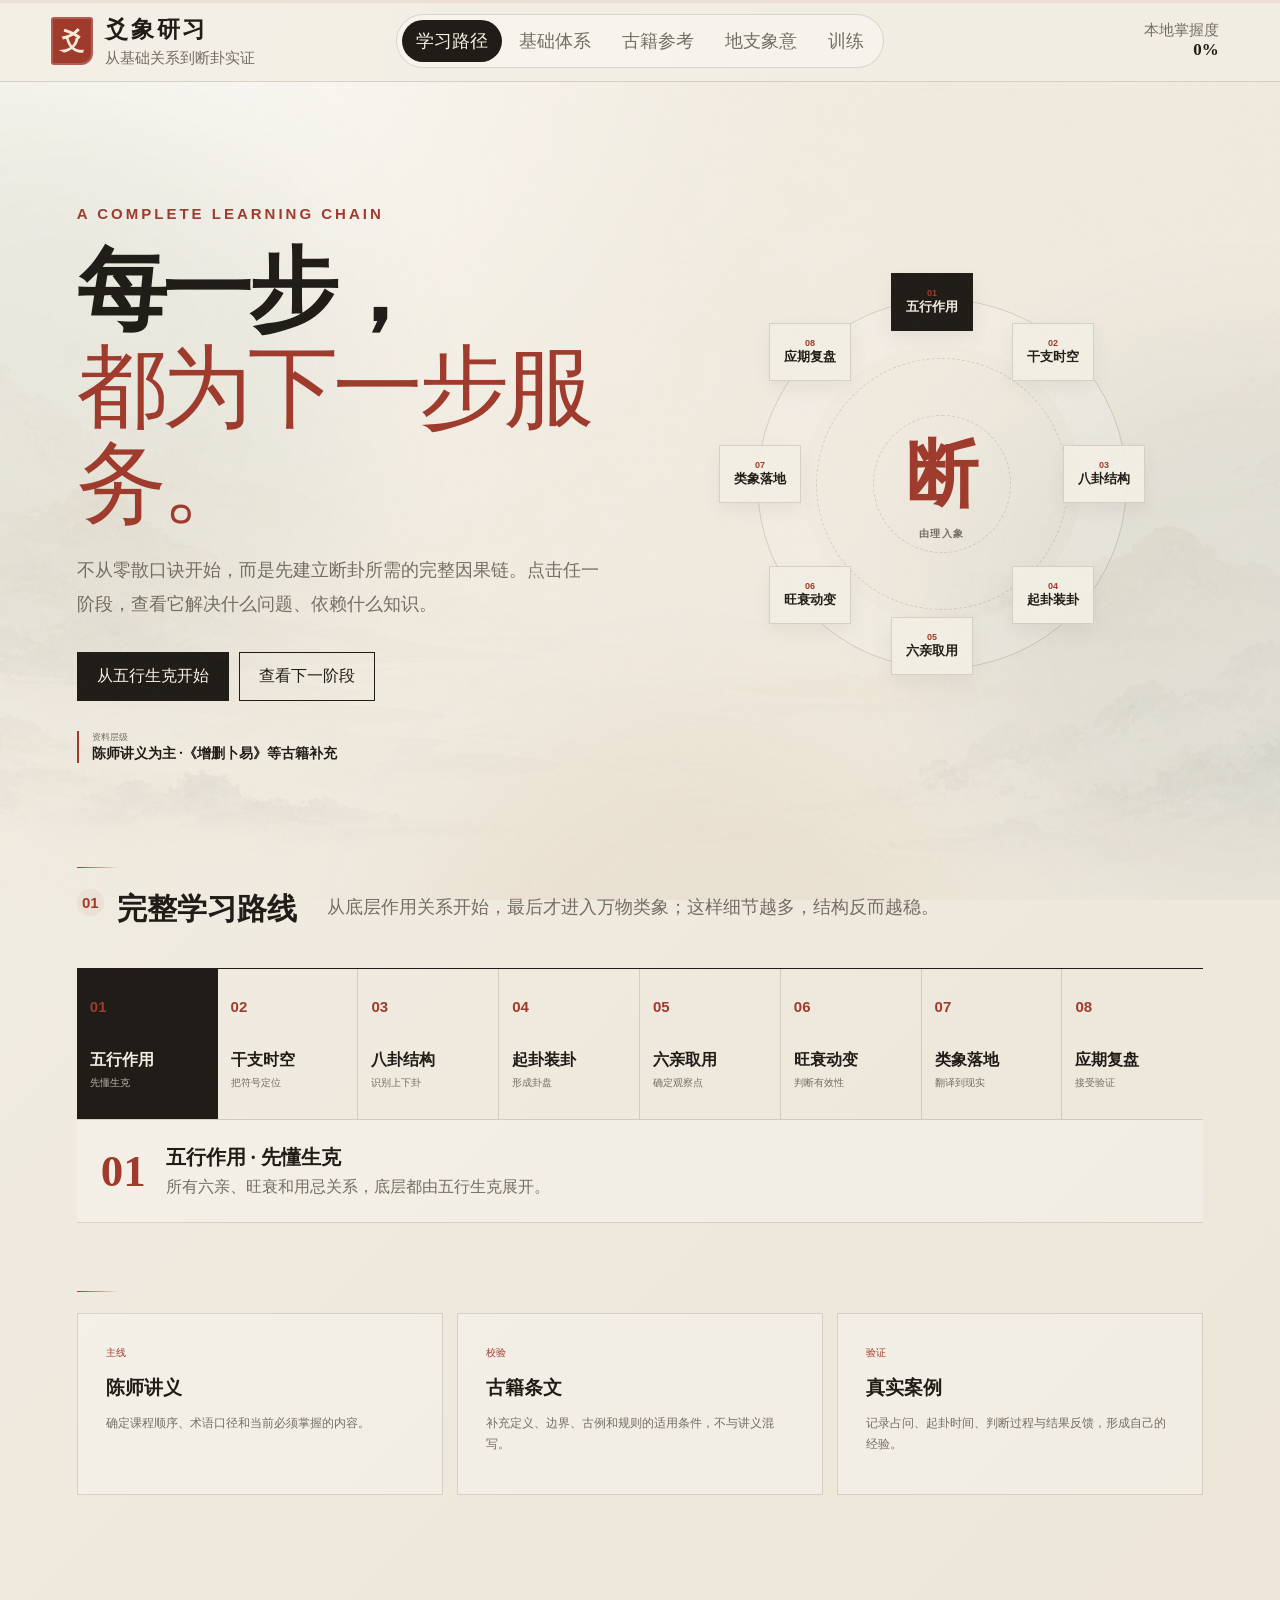
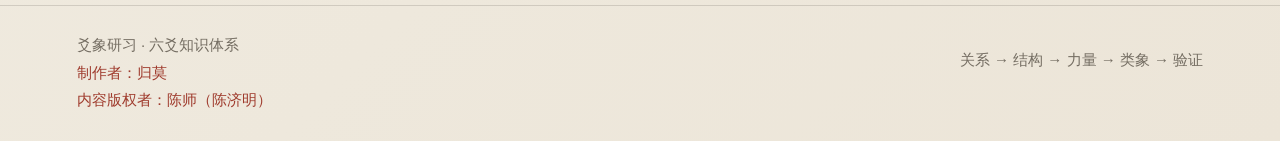
<file: index.html>
<!doctype html>
<html lang="zh-CN">
<head>
  <meta charset="utf-8">
  <meta name="viewport" content="width=device-width,initial-scale=1">
  <title>爻象研习 · 六爻学习系统</title>
  <meta http-equiv="refresh" content="0; url=./liuyao-study-github/">
  <script>location.replace('./liuyao-study-github/' + location.search + location.hash);</script>
</head>
<body><p><a href="./liuyao-study-github/">进入六爻学习系统</a></p></body>
</html>
</file>
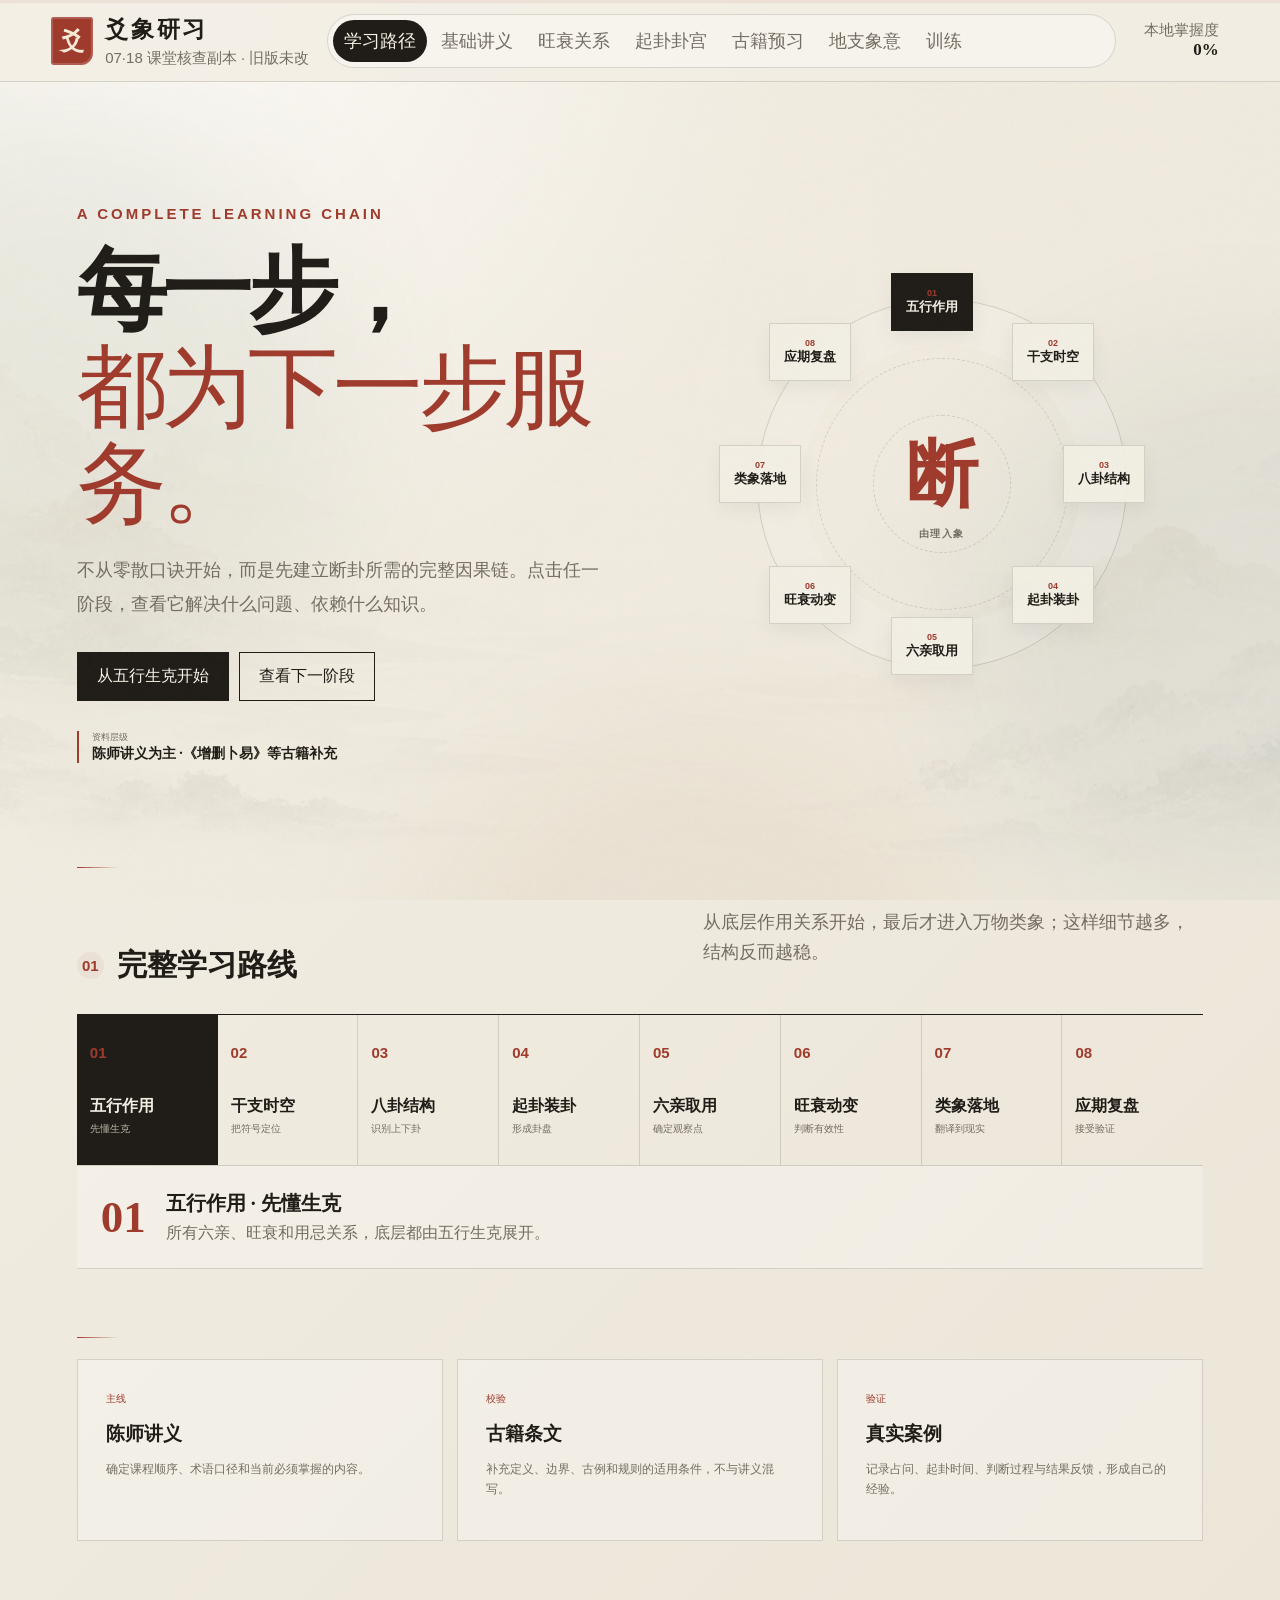
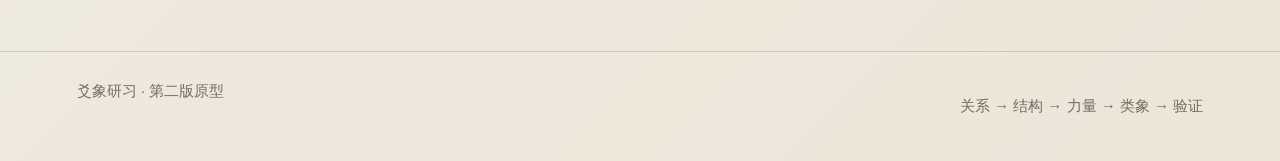
<file: liuyao-study-20260718/index.html>
<!doctype html>
<html lang="zh-CN">
<head>
  <meta charset="UTF-8">
  <meta name="viewport" content="width=device-width, initial-scale=1.0">
  <meta name="description" content="以陈师讲义为主线，结合古籍校注、万物类象与主动回忆训练的六爻学习网站。">
  <title>爻象研习 · 六爻学习系统｜2026-07-18 课堂核查副本</title>
  <link rel="icon" href="data:image/svg+xml,%3Csvg xmlns='http://www.w3.org/2000/svg' viewBox='0 0 64 64'%3E%3Crect width='64' height='64' rx='12' fill='%239f3b2d'/%3E%3Ctext x='32' y='44' text-anchor='middle' font-size='40' fill='white'%3E%E7%88%BB%3C/text%3E%3C/svg%3E">
  <link rel="stylesheet" href="./styles.css?v=20260718-course-v1">
</head>
<body>
  <div class="paper-noise"></div>
  <div class="ambient-qi" aria-hidden="true"><i></i><i></i><i></i></div>
  <header class="site-header">
    <button class="brand" data-view-link="path" aria-label="返回学习路径">
      <span class="brand-seal">爻</span>
      <span><strong>爻象研习</strong><small>07·18 课堂核查副本 · 旧版未改</small></span>
    </button>
    <nav class="main-nav" aria-label="主导航">
      <button class="nav-item active" data-view="path">学习路径</button>
      <button class="nav-item" data-view="foundation">基础讲义</button>
      <button class="nav-item" data-view="lecture0704">旺衰关系</button>
      <button class="nav-item" data-view="lecture0718">起卦卦宫</button>
      <button class="nav-item" data-view="casting">古籍预习</button>
      <button class="nav-item" data-view="branches">地支象意</button>
      <button class="nav-item" data-view="training">训练</button>
    </nav>
    <div class="header-progress"><span>本地掌握度</span><strong id="headerProgress">0%</strong></div>
  </header>

  <main>
    <section class="view active" id="path">
      <div class="path-hero">
        <div>
          <span class="eyebrow">A COMPLETE LEARNING CHAIN</span>
          <h1>每一步，<br><em>都为下一步服务。</em></h1>
          <p>不从零散口诀开始，而是先建立断卦所需的完整因果链。点击任一阶段，查看它解决什么问题、依赖什么知识。</p>
          <div class="hero-actions">
            <button class="primary-button" data-jump="foundation">从五行生克开始</button>
            <button class="ghost-button" data-jump="casting">查看下一阶段</button>
          </div>
          <div class="source-note"><span>资料层级</span><strong>陈师讲义为主 ·《增删卜易》等古籍补充</strong></div>
        </div>
        <div class="path-compass">
          <div class="compass-rings"></div>
          <div class="compass-center"><span>断</span><b>由理入象</b></div>
          <div id="pathOrbit"></div>
        </div>
      </div>

      <section class="section-block">
        <div class="section-heading">
          <div><span class="section-index">01</span><h2>完整学习路线</h2></div>
          <p>从底层作用关系开始，最后才进入万物类象；这样细节越多，结构反而越稳。</p>
        </div>
        <div class="learning-chain" id="learningChain"></div>
        <div class="chain-detail" id="chainDetail"></div>
      </section>

      <section class="section-block three-principles">
        <article><span>主线</span><h3>陈师讲义</h3><p>确定课程顺序、术语口径和当前必须掌握的内容。</p></article>
        <article><span>校验</span><h3>古籍条文</h3><p>补充定义、边界、古例和规则的适用条件，不与讲义混写。</p></article>
        <article><span>验证</span><h3>真实案例</h3><p>记录占问、起卦时间、判断过程与结果反馈，形成自己的经验。</p></article>
      </section>
    </section>

    <section class="view" id="foundation">
      <div class="page-intro">
        <span class="eyebrow">LECTURE 2026-06-06 · CORE STRUCTURE</span>
        <h1>基础讲义</h1>
        <p>这一页承载课程前置基础：术数定位、五行能量、生克六亲、河图洛书、八卦、天干、节气与地支类象。后续“旺衰关系”页则专门学习旺衰、十二长生、藏干与地支关系。</p>
      </div>

      <section class="lecture-sequence">
        <article><b>01</b><span>术数定位</span><p>六爻在山医命相卜中的位置与用途。</p></article>
        <article><b>02</b><span>五行能量</span><p>阴阳扩缩、五行阶段与五行万物象。</p></article>
        <article><b>03</b><span>生克六亲</span><p>五行生克关系及六亲的推导逻辑。</p></article>
        <article><b>04</b><span>河图洛书</span><p>先后天八卦、河图之数与洛书九宫。</p></article>
        <article><b>05</b><span>四时旺衰</span><p>五行进入四季后的旺相休囚死。</p></article>
        <article><b>06</b><span>地支时空</span><p>十二地支对应月份、时辰与方位。</p></article>
        <article><b>07</b><span>八卦体系</span><p>爻画、阴阳、五行、方位及万物象。</p></article>
        <article><b>08</b><span>十天干</span><p>十天干各自的阴阳与五行属性。</p></article>
        <article><b>09</b><span>五味五常</span><p>五味、五脏、性味功效与五常。</p></article>
        <article><b>10</b><span>节气月令</span><p>二十四节气、四季月支与月令边界。</p></article>
        <article><b>11</b><span>四时细论</span><p>各季五行的寒暖燥湿、喜忌与调候。</p></article>
      </section>

      <section class="section-block">
        <div class="section-heading">
          <div><span class="section-index">01</span><h2>六爻在山医命相卜中的位置</h2></div>
          <p>讲义首先区分“看一个人的整体命运”和“判断一件具体事情”。六爻属于占卜，重点在事。</p>
        </div>
        <div class="five-arts">
          <article><strong>山</strong><span>修炼、修仙、山洞</span><p>身心修持</p></article>
          <article><strong>医</strong><span>道医、中医</span><p>健康与治疗</p></article>
          <article><strong>命</strong><span>四柱、紫微、铁板神数</span><p>人的整体命运</p></article>
          <article><strong>相</strong><span>面相、手相、阴阳宅风水</span><p>人与环境之形</p></article>
          <article class="active"><strong>卜</strong><span>六爻、大六壬、奇门、太乙</span><p>具体事情的吉凶与策略</p></article>
        </div>
        <div class="divination-roles">
          <span><b>六爻</b>断一件事的吉凶</span><span><b>大六壬</b>讲义称“占人事第一”</span>
          <span><b>奇门遁甲</b>策略、战术、排兵布阵</span><span><b>太乙神数</b>天象与宏观发展</span>
        </div>
      </section>

      <section class="section-block">
        <div class="section-heading">
          <div><span class="section-index">02</span><h2>五行不是五种材料，而是能量阶段</h2></div>
          <p>讲义用“扩张—收缩”解释阴阳，再把金水木火视为四种运动状态，土负责承载与运化。</p>
        </div>
        <div class="energy-axis">
          <article class="water"><span>收缩至极</span><strong>水 · 太阴</strong><p>润下、收藏、吸收</p></article>
          <i>→</i><article class="wood"><span>开始扩张</span><strong>木 · 少阳</strong><p>生发、上升、成长</p></article>
          <i>→</i><article class="fire"><span>扩张至极</span><strong>火 · 太阳</strong><p>炎上、显现、表达</p></article>
          <i>→</i><article class="metal"><span>开始收缩</span><strong>金 · 少阴</strong><p>收敛、肃降、决断</p></article>
          <div class="earth-platform"><b>土</b><span>承载 · 运化 · 四时转换</span></div>
        </div>
        <div class="element-image-tabs" id="elementImageTabs"></div>
        <div class="element-image-detail" id="elementImageDetail"></div>
      </section>

      <section class="section-block">
        <div class="section-heading">
          <div><span class="section-index">03</span><h2>五行生克与六亲推导</h2></div>
          <p>先看五行之间如何生克，再以“我”为中心，把五类关系翻译为六亲。</p>
        </div>
        <div class="foundation-grid">
          <article class="relationship-lab">
            <div class="panel-heading">
              <div><h2>五行生克关系图</h2></div>
              <div class="relation-legend"><i class="sheng"></i>相生 <i class="ke"></i>相克</div>
            </div>
            <div id="wuxingDiagram" class="wuxing-diagram"></div>
            <div id="wuxingExplanation" class="relation-explanation"></div>
          </article>

          <article class="relation-transformer">
            <div class="panel-heading"><div><h2>从五行推导六亲</h2></div></div>
            <p class="muted">选择“我”的五行，观察五类关系如何自动转换为六亲。</p>
            <div class="self-element-picker" id="selfElementPicker"></div>
            <div class="relative-wheel" id="relativeWheel"></div>
          </article>
        </div>
      </section>

      <section class="section-block">
        <div class="section-heading">
          <div><span class="section-index">04</span><h2>河图洛书与先后天八卦</h2></div>
          <p>讲义强调：先天反映宇宙初始之形，后天反映自然与社会现实；实际判断多用后天八卦。</p>
        </div>
        <div class="map-switcher">
          <div class="map-tabs"><button class="active" data-map="hetu">河图 · 先天</button><button data-map="luoshu">洛书 · 后天九宫</button></div>
          <div id="mapVisualization"></div>
        </div>
      </section>

      <section class="section-block split-block">
        <div>
          <div class="section-heading compact"><div><span class="section-index">05</span><h2>四时旺衰</h2></div></div>
          <p class="module-lead">五行进入季节后，力量不再相等。先判断“有没有力”，再谈吉凶作用。</p>
          <div class="season-tabs" id="seasonTabs"></div>
          <div class="season-result" id="seasonResult"></div>
        </div>
        <div>
          <div class="section-heading compact"><div><span class="section-index">06</span><h2>十二支时空环</h2></div></div>
          <p class="module-lead">地支把五行装入具体月份、时辰、方位和现实类象。</p>
          <div class="branch-wheel-wrap">
            <div id="branchWheel" class="branch-wheel"></div>
            <div class="wheel-center"><small>点击地支</small><strong id="wheelCenterBranch">子</strong><span id="wheelCenterMeta">阳水 · 正北</span></div>
          </div>
        </div>
      </section>

      <section class="section-block">
        <div class="section-heading">
          <div><span class="section-index">07</span><h2>八卦的爻画、阴阳、五行与方位</h2></div>
          <p>点击八卦观察先天序数、阴阳卦属性、卦五行、方位、家庭角色、身体和万物象。</p>
        </div>
        <div class="trigram-lab">
          <div class="trigram-grid" id="trigramGrid"></div>
          <div class="trigram-detail" id="trigramDetail"></div>
        </div>
      </section>

      <section class="section-block split-block">
        <div>
          <div class="section-heading compact"><div><span class="section-index">08</span><h2>十天干阴阳五行</h2></div></div>
          <div class="stem-grid" id="stemGrid"></div>
        </div>
        <div>
          <div class="section-heading compact"><div><span class="section-index">09</span><h2>五味、五脏与五常</h2></div></div>
          <div class="correspondence-list" id="correspondenceList"></div>
        </div>
        <div class="stem-link-lab" id="stemLinkLab"></div>
      </section>

      <section class="section-block" id="solarTermsSection">
        <div class="section-heading">
          <div><span class="section-index">10</span><h2>二十四节气与四季月令</h2></div>
          <p>月令以“节”为边界，不按公历每月一日切换。寅月从立春开始，卯月从惊蛰开始。</p>
        </div>
        <div class="solar-grid" id="solarGrid"></div>
      </section>

      <section class="section-block">
        <div class="section-heading">
          <div><span class="section-index">11</span><h2>四时中的五行细论</h2></div>
          <p>旺相休囚死只是总纲；讲义还逐项说明春夏秋冬中每个五行的寒暖燥湿、喜忌与调候。</p>
        </div>
        <div class="season-note-filters" id="seasonNoteFilters"></div>
        <div class="season-note-grid" id="seasonNoteGrid"></div>
      </section>

      <section class="lecture-next">
        <div><span>讲义下一段</span><h2>十二地支万物类象</h2><p>已整理为完整八维象意库，可继续按网页学习结构深入掌握。</p></div>
        <button class="primary-button" data-jump="branches">进入地支象意 →</button>
      </section>
    </section>


    <section class="view" id="lecture0704">
      <div class="page-intro lecture-audit-intro">
        <span class="eyebrow">LECTURE MODULE · WANG SHUAI & BRANCH RELATIONS</span>
        <h1>旺衰、十二长生与地支关系</h1>
        <p>本页不是按日期孤立出来的“新课”，而是从讲义主课中拆出的一个知识专题：先定旺衰大势，再用十二长生、藏干与地支关系补细节。内容以腾讯会议视频、陈师板书和口述为主，逐字稿只作定位辅助。</p>
        <div class="audit-status-strip"><b>副本预览</b><span>讲义专题页</span><span>核心规则已核</span><span>案例限用</span><span>暂不覆盖原网站</span></div>
      </div>

      <section class="section-block audit-overview">
        <div class="section-heading">
          <div><span class="section-index">01</span><h2>本讲知识链</h2></div>
          <p>本节课把“地支象意”推进到旺衰、十二长生、藏干和地支关系，重点是用结构约束取象，不把案例当死答案。</p>
        </div>
        <div class="audit-chain">
          <article><b>01</b><h3>地支补象</h3><p>补充十二地支阴阳与人体脏腑，辰戌偏胃、丑未偏脾。</p></article>
          <article><b>02</b><h3>旺衰来源</h3><p>自然时间与动爻变爻共同构成卦爻力量来源。</p></article>
          <article><b>03</b><h3>气与质</h3><p>以《子平真诠》甲乙木解释“先有气，后有质”。</p></article>
          <article><b>04</b><h3>十二长生</h3><p>按一气流转的十二状态断细节，不推翻四时大势。</p></article>
          <article><b>05</b><h3>三合局</h3><p>三合来自长生、帝旺、墓：亥卯未、寅午戌、巳酉丑、申子辰。</p></article>
          <article><b>06</b><h3>藏干关系</h3><p>地支藏干解释暗合、穿害、绝等细节来源。</p></article>
          <article><b>07</b><h3>四库月</h3><p>辰丑湿土，未戌燥土；四库月不可简单套旺相休囚死。</p></article>
          <article><b>08</b><h3>地支关系</h3><p>三合、六冲、六合、刑、穿、绝、暗合必须熟记。</p></article>
        </div>
      </section>

      <section class="section-block split-block audit-priority">
        <div>
          <div class="section-heading compact"><div><span class="section-index">02</span><h2>判断优先级</h2></div></div>
          <div class="priority-ladder">
            <article><b>先看</b><strong>四时 / 月令 / 日辰</strong><p>定大方向旺衰。卯月乙巳日申金例：十二长生似有利，但四时看失令受克，仍以四时为纲。</p></article>
            <article><b>再看</b><strong>十二长生 / 地支关系</strong><p>断细枝末节，如胎、沐浴、墓、绝、穿害、暗合等。</p></article>
            <article><b>最后</b><strong>结合占问与用神</strong><p>同一个象在疾病、婚恋、事业、孕育中取法不同，不可离题硬套。</p></article>
          </div>
        </div>
        <div class="branch-relation-panel">
          <div class="section-heading compact"><div><span class="section-index">03</span><h2>地支关系：合冲刑穿害绝暗合</h2></div></div>
          <div class="branch-relation-lab">
            <div class="relation-filter" id="relationFilter">
                <button class="active"><b>三合</b><small>生成成局</small></button><button><b>六冲</b><small>快速冲动</small></button><button><b>六合</b><small>相吸绑定</small></button><button><b>刑</b><small>长期酝酿</small></button><button><b>穿 / 害</b><small>隐蔽慢克</small></button><button><b>绝</b><small>断绝风险</small></button><button><b>暗合</b><small>暗中相合</small></button>
              </div>
            <div class="relation-orbit-wrap">
              <div class="branch-relation-orbit" id="branchRelationOrbit" aria-label="十二地支关系圆环">
                <svg class="branch-relation-svg" viewBox="0 0 620 620" aria-hidden="true"><circle class="branch-relation-base" cx="310" cy="310" r="245"/><circle class="branch-relation-inner" cx="310" cy="310" r="145"/><g><line class="branch-relation-line" style="--relation-color:#5f7f60" x1="187.5" y1="522.2" x2="555" y2="310"/><line class="branch-relation-line" style="--relation-color:#5f7f60" x1="555" y1="310" x2="187.5" y2="97.8"/><line class="branch-relation-line" style="--relation-color:#5f7f60" x1="187.5" y1="97.8" x2="187.5" y2="522.2"/></g></svg>
                <div class="relation-core" style="--relation-color:#5f7f60"><small>申子辰三合水局</small><strong>子</strong><span>静态预览</span></div>
                <button class="branch-relation-node selected related" style="left:310px;top:65px;--relation-color:#3f6572"><b>子</b><small>水局</small></button><button class="branch-relation-node no-relation" style="left:432.5px;top:97.8px"><b>丑</b><small>土</small></button><button class="branch-relation-node no-relation" style="left:522.2px;top:187.5px"><b>寅</b><small>木</small></button><button class="branch-relation-node no-relation" style="left:555px;top:310px"><b>卯</b><small>木</small></button><button class="branch-relation-node related" style="left:522.2px;top:432.5px;--relation-color:#3f6572"><b>辰</b><small>水局</small></button><button class="branch-relation-node no-relation" style="left:432.5px;top:522.2px"><b>巳</b><small>火</small></button><button class="branch-relation-node no-relation" style="left:310px;top:555px"><b>午</b><small>火</small></button><button class="branch-relation-node no-relation" style="left:187.5px;top:522.2px"><b>未</b><small>土</small></button><button class="branch-relation-node related" style="left:97.8px;top:432.5px;--relation-color:#3f6572"><b>申</b><small>水局</small></button><button class="branch-relation-node no-relation" style="left:65px;top:310px"><b>酉</b><small>金</small></button><button class="branch-relation-node no-relation" style="left:97.8px;top:187.5px"><b>戌</b><small>土</small></button><button class="branch-relation-node no-relation" style="left:187.5px;top:97.8px"><b>亥</b><small>水</small></button>
              </div>
              <article class="relation-inspector" id="relationInspector"><span>三合 · 生成成局</span><h3>子 的关系</h3><p>三合来自十二长生的长生、帝旺、墓三点；当前子属于申子辰三合水局。</p><div><b>当前连线</b><strong>申子辰三合水局（申 · 子 · 辰）</strong></div><small>如页面脚本正常加载，可点击筛选项和地支切换关系。</small></article>
            </div>
          </div>
        </div>
      </section>

      <section class="section-block changsheng-module">
        <div class="section-heading">
          <div><span class="section-index">04</span><h2>十二长生：一气流转的十二状态</h2></div>
          <p>按“长生→养”的发展顺序理解一件事从生发、成形、旺盛、衰败、收藏、断绝到重新酝酿的过程。点击圆环节点查看取象，让顺序、状态和用法连在一起。</p>
        </div>
        <div class="changsheng-workbench">
          <div class="changsheng-orbit" id="changshengOrbit" aria-label="十二长生交互圆环">
            <div class="orbit-core"><small>当前状态</small><strong id="changshengActiveName">长生</strong><span id="changshengActivePhase">生起</span></div>
            <button data-static-changsheng="1" class="changsheng-node active" style="--i:0;left:50%;top:10%"><b>01</b><strong>长生</strong><small>生起</small></button><button data-static-changsheng="1" class="changsheng-node" style="--i:1;left:70%;top:15%"><b>02</b><strong>沐浴</strong><small>洗濯</small></button><button data-static-changsheng="1" class="changsheng-node" style="--i:2;left:85%;top:30%"><b>03</b><strong>冠带</strong><small>成形</small></button><button data-static-changsheng="1" class="changsheng-node" style="--i:3;left:90%;top:50%"><b>04</b><strong>临官</strong><small>得位</small></button><button data-static-changsheng="1" class="changsheng-node" style="--i:4;left:85%;top:70%"><b>05</b><strong>帝旺</strong><small>极盛</small></button><button data-static-changsheng="1" class="changsheng-node" style="--i:5;left:70%;top:85%"><b>06</b><strong>衰</strong><small>退势</small></button><button data-static-changsheng="1" class="changsheng-node" style="--i:6;left:50%;top:90%"><b>07</b><strong>病</strong><small>失衡</small></button><button data-static-changsheng="1" class="changsheng-node" style="--i:7;left:30%;top:85%"><b>08</b><strong>死</strong><small>停滞</small></button><button data-static-changsheng="1" class="changsheng-node" style="--i:8;left:15%;top:70%"><b>09</b><strong>墓</strong><small>归藏</small></button><button data-static-changsheng="1" class="changsheng-node" style="--i:9;left:10%;top:50%"><b>10</b><strong>绝</strong><small>断绝</small></button><button data-static-changsheng="1" class="changsheng-node" style="--i:10;left:15%;top:30%"><b>11</b><strong>胎</strong><small>酝酿</small></button><button data-static-changsheng="1" class="changsheng-node" style="--i:11;left:30%;top:15%"><b>12</b><strong>养</strong><small>培育</small></button>
          </div>
          <article class="changsheng-detail" id="changshengDetail"><span>当前阶段</span><h3>长生 · 生起</h3><p>事情开始有气，像根苗初生。</p><div><b>核心象</b><strong>出生、起点、根源、依靠</strong></div><div><b>常用场景</b><strong>长辈、父母、靠山、企业背景、资源来源</strong></div></article>
        </div>
      </section>

      <section class="section-block split-block">
        <div>
          <div class="section-heading compact"><div><span class="section-index">05</span><h2>四库月细分</h2></div></div>
          <div class="storehouse-grid">
            <article><b>辰月</b><span>湿土 · 水库</span><p>春木克土，辰土较虚；有乙木余气。</p></article>
            <article><b>未月</b><span>燥土 · 木库</span><p>夏火生土，土最旺；未中藏丁，能燥金、克金。</p></article>
            <article><b>戌月</b><span>燥土 · 火库</span><p>带火气，能燥金；火库之象在穿害中很关键。</p></article>
            <article><b>丑月</b><span>湿土 · 金库</span><p>冬末寒湿，丑中藏癸，能晦火。</p></article>
          </div>
        </div>
        <div>
          <div class="section-heading compact"><div><span class="section-index">06</span><h2>地支藏干：关系的内在机关</h2></div></div>
          <div class="hidden-stem-lab">
            <div class="hidden-branch-picker" id="hiddenBranchPicker"><button class="active"><b>寅</b><small>四长生</small></button><button class=""><b>卯</b><small>四正</small></button><button class=""><b>辰</b><small>四墓库</small></button><button class=""><b>巳</b><small>四长生</small></button><button class=""><b>午</b><small>四正</small></button><button class=""><b>未</b><small>四墓库</small></button><button class=""><b>申</b><small>四长生</small></button><button class=""><b>酉</b><small>四正</small></button><button class=""><b>戌</b><small>四墓库</small></button><button class=""><b>亥</b><small>四长生</small></button><button class=""><b>子</b><small>四正</small></button><button class=""><b>丑</b><small>四墓库</small></button></div>
            <article class="hidden-stem-detail" id="hiddenStemDetail"><span>四长生</span><h3>寅中藏干</h3><div class="stem-beads"><b>甲</b><b>丙</b><b>戊</b></div><p>寅属木藏甲，又为火长生藏丙，并带戊土。</p><em>与巳、申等关系中常看甲、丙、戊如何被合克。</em></article>
          </div>
          <p class="audit-note">藏干不是孤立表格：暗合看藏干相合，穿害看藏干相克。特别注意午藏丁己，不写丙。</p>
        </div>
      </section>

      <section class="section-block">
        <div class="section-heading">
          <div><span class="section-index">07</span><h2>穿害案例：只作取象提示</h2></div>
          <p>这部分已按视频二轮核查。它的作用是训练“藏干相克如何取象”，不能写成确定疾病或现实结论。</p>
        </div>
        <div class="harm-grid">
          <article><b>子未穿</b><p>未中己土伤子中癸水，常牵涉泌尿、生殖、妇科；若子月水旺，也可反伤未中丁火，取心脏、眼睛等火象。</p></article>
          <article><b>丑午穿</b><p>丑中癸水晦午中丁火，常取眼睛、气血；若午月火旺，丁火反伤丑中辛金，可取肺、呼吸等金象。</p></article>
          <article><b>寅巳穿</b><p>寅巳既穿又刑，巳中庚金可被穿伤；孕育例只作孩子/胎象受损提示，仍以四时定大势。</p></article>
          <article><b>卯辰穿</b><p>卯木克辰土，课堂举胃、腰、脊柱；辰为水库，也可牵涉肾、泌尿系统。</p></article>
          <article><b>申亥穿</b><p>申中庚金伤亥中甲木，测孕育/孩子时可看胎象受损；即使申月金生亥水，也不能忽略亥中甲木被穿。</p></article>
          <article><b>酉戌穿</b><p>戌为火库，戌中丁火长期克酉中辛金；课堂举皮肤、肿瘤、放疗等类象，但只作象意提示。</p></article>
        </div>
        <div class="case-boundary"><b>使用边界</b><span>先看用神、四时旺衰、月日、动变、整体卦意；不可把“某穿 = 必然某病/必然怀不上/必然分手”当答案。</span></div>
      </section>

      <section class="section-block audit-source-card">
        <div><span>来源文件</span><h2>讲义与核查记录</h2><p>副本页面根据已整理的 Obsidian 知识库生成，确认无误后才考虑同步原网站。</p></div>
        <ul>
          <li>2026-07-04 陈师课堂录制整理：五行旺衰、十二长生、地支藏干与地支关系</li>
          <li>2026-07-04 课堂录制逐段核查记录</li>
        </ul>
      </section>
    </section>


    <section class="view" id="lecture0718">
      <div class="page-intro course0718-intro">
        <div>
          <span>2026.07.18 · 已逐段核对</span>
          <h1>从三枚铜钱，<br>进入七宫五十六卦。</h1>
          <p>起卦规则 → 爻位结构 → 八宫归属 → 卦象取象。视频声音与屏幕板书为主，逐字稿只用于定位。</p>
        </div>
        <aside class="course-audit-seal"><b>56</b><span>已核对卦象</span><small>兑宫待下节课</small></aside>
      </div>

      <section class="section-block course-chain-section">
        <div class="section-heading">
          <div><span class="section-index">01</span><h2>本讲学习链</h2></div>
          <p>先保证卦起对，再谈象怎么用。</p>
        </div>
        <div class="course0718-chain" id="course0718Chain"></div>
        <div class="course-method-warning"><b>陈师反复强调</b><p>六十四卦大象是取象角度，不是单独断吉凶的结论。后续还要取用神、看旺衰并综合全卦。</p></div>
      </section>

      <section class="section-block coin-rule-section">
        <div class="section-heading">
          <div><span class="section-index">02</span><h2>三钱定一爻</h2></div>
          <p>汉字面为阴，满文面为阳；少数定阴阳，纯阴纯阳则动。</p>
        </div>
        <div class="coin-rule-layout">
          <div class="lesson-coin-lab">
            <div class="lesson-coins" id="lessonCoins" aria-label="点击铜钱切换阴阳面"></div>
            <div class="lesson-coin-result" id="lessonCoinResult"></div>
            <small>点击任一枚铜钱，只翻动被点击的一枚。</small>
          </div>
          <div class="coin-rule-grid" id="coinRuleGrid"></div>
        </div>
      </section>

      <section class="section-block yao-position-section">
        <div class="section-heading">
          <div><span class="section-index">03</span><h2>六爻从下往上</h2></div>
          <p>第一次投掷是初爻；下三爻为内卦，上三爻为外卦。</p>
        </div>
        <div class="yao-position-layout">
          <div class="yao-stack" id="yaoStack"></div>
          <article class="yao-inspector" id="yaoInspector"></article>
        </div>
      </section>

      <section class="section-block palace-map-section">
        <div class="section-heading">
          <div><span class="section-index">04</span><h2>八宫归属</h2></div>
          <p>每宫八卦承接本宫五行；本讲已讲七宫，兑宫不提前补齐。</p>
        </div>
        <div class="palace-orbit" id="palaceOrbit"></div>
      </section>

      <section class="section-block hexagram-atlas-section">
        <div class="section-heading">
          <div><span class="section-index">05</span><h2>七宫五十六卦取象图谱</h2></div>
          <p>按京房八宫顺序学习，不按文王卦序重排。</p>
        </div>
        <div class="palace-tabs" id="palaceTabs"></div>
        <div class="hexagram-atlas-layout">
          <div class="hexagram-sequence" id="hexagramSequence"></div>
          <article class="hexagram-inspector" id="hexagramInspector"></article>
        </div>
      </section>

      <section class="section-block contrast-section">
        <div class="section-heading">
          <div><span class="section-index">06</span><h2>易混卦象对照</h2></div>
          <p>相似不等于相同，对照才能记住关键差异。</p>
        </div>
        <div class="contrast-grid" id="contrastGrid"></div>
      </section>
    </section>

    <section class="view" id="casting">
      <div class="page-intro">
        <span class="eyebrow">CLASSICS SUPPLEMENT · NOT YET THE LECTURE MAINLINE</span>
        <h1>古籍预习 · 装卦入门</h1>
        <p>此区内容主要依据《增删卜易》入门章节补充，作为后续课程预习；陈师讲义更新后将按课堂口径修订。</p>
      </div>

      <div class="casting-roadmap">
        <article><b>1</b><h3>起六次</h3><p>每次得到少阴、少阳、老阴或老阳。</p></article>
        <i>→</i><article><b>2</b><h3>由下向上</h3><p>第一次是初爻，第六次是上爻。</p></article>
        <i>→</i><article><b>3</b><h3>分上下卦</h3><p>初二三为下卦，四五上为上卦。</p></article>
        <i>→</i><article><b>4</b><h3>动则有变</h3><p>老阳变阴，老阴变阳，形成变卦。</p></article>
      </div>

      <section class="casting-workbench">
        <article class="coin-panel">
          <div class="panel-heading">
            <div><h2>模拟起卦</h2></div>
            <button class="text-button" id="resetCast">清空</button>
          </div>
          <p class="muted">点击“掷三枚铜钱”，系统依次从初爻向上记录。此处用于学习爻序与动变，不代替正式起卦。</p>
          <div class="cast-mode-tabs">
            <button class="active" data-cast-mode="random">自动投掷</button>
            <button data-cast-mode="manual">手动定面</button>
          </div>
          <div class="coins" id="coins"></div>
          <p class="manual-hint" id="manualHint">点击任意铜钱切换正反面，再确认本爻。</p>
          <button class="primary-button full" id="tossCoins">掷三枚铜钱</button>
          <div class="cast-key">
            <span><b>7</b> 少阳 ━━━</span><span><b>8</b> 少阴 ━ ━</span>
            <span><b>9</b> 老阳 ○ 变阴</span><span><b>6</b> 老阴 × 变阳</span>
          </div>
        </article>
        <article class="hexagram-panel">
          <div class="hexagram-head">
            <div><span>本卦</span><strong id="baseHexName">等待起卦</strong></div>
            <div><span>变卦</span><strong id="changedHexName">—</strong></div>
          </div>
          <div class="hexagram-board" id="hexagramBoard"></div>
          <div class="cast-message" id="castMessage">第一次投掷将记录为初爻。</div>
        </article>
      </section>

      <section class="section-block">
        <div class="section-heading">
          <div><span class="section-index">05</span><h2>六亲：把五行关系翻译成人事</h2></div>
          <p>六亲不是固定好坏，而是根据占问承担不同角色。</p>
        </div>
        <div class="relative-cards" id="relativeCards"></div>
      </section>

      <section class="section-block yongshen-section">
        <div class="section-heading">
          <div><span class="section-index">06</span><h2>取用神：先问什么，再看什么</h2></div>
          <p>选择占问主题，系统给出初步观察对象；真正断卦仍要检查旺衰、空破、动变和组合。</p>
        </div>
        <div class="yongshen-picker">
          <div id="topicButtons"></div>
          <div id="topicResult" class="topic-result"></div>
        </div>
      </section>

      <section class="classic-note">
        <span>古籍学习提示</span>
        <p>《增删卜易》把入门顺序明确落在：八卦爻画、起卦、六十四卦宫、浑天甲子、六亲、世应、动变、用神及元忌仇神。网站后续将按这条顺序逐项建立古籍原文对照。</p>
      </section>
    </section>

    <section class="view" id="branches">
      <div class="page-intro">
        <span class="eyebrow">IMAGE COMES AFTER RELATION</span>
        <h1>十二地支 · 万物类象</h1>
        <p>类象是断细节的词库，但必须经过占问、用神、旺衰动变三层筛选，不能看到一个词就直接下结论。</p>
      </div>
      <div class="context-ribbon"><b>取象顺序</b><span>占问主题</span><i>→</i><span>六亲用神</span><i>→</i><span>旺衰动变</span><i>→</i><span>地支类象</span><i>→</i><span>现实语境</span></div>
      <div class="branch-toolbar">
        <label class="search-box"><span>检索</span><input id="branchSearch" type="search" placeholder="搜索：文书、车辆、婚姻、心脏……"></label>
        <div class="element-filters" id="elementFilters"></div>
        <label class="category-select"><span>观察维度</span><select id="categoryFilter">
          <option value="all">全部类别</option><option value="people">人物</option><option value="places">场所</option>
          <option value="objects">器物</option><option value="animals">动物</option><option value="body">身体</option>
          <option value="events">人事情境</option><option value="symbols">神将组合</option>
        </select></label>
      </div>
      <div class="result-summary" id="resultSummary"></div>
      <div class="branch-grid" id="branchGrid"></div>
    </section>

    <section class="view" id="training">
      <div class="page-intro">
        <span class="eyebrow">ACTIVE RECALL</span>
        <h1>记忆训练场</h1>
        <p>先主动回忆，再揭示答案。训练题会覆盖地支类象、五行关系和下一阶段基础。</p>
      </div>
      <div class="training-layout">
        <section class="training-panel">
          <div class="panel-heading"><div><span>模式一</span><h2>地支翻卡</h2></div><button class="text-button" id="nextFlashcard">换一张 ↻</button></div>
          <div class="flashcard" id="flashcard" tabindex="0" role="button" aria-label="点击翻转记忆卡">
            <div class="flashcard-inner">
              <div class="flashcard-face flashcard-front"><span>说出五行、方位、动作与三类象</span><strong id="flashBranch">寅</strong><small>点击翻面</small></div>
              <div class="flashcard-face flashcard-back" id="flashAnswer"></div>
            </div>
          </div>
          <div class="mastery-actions"><button data-mastery="again">仍然模糊</button><button data-mastery="hard">基本想起</button><button data-mastery="known">已经掌握</button></div>
        </section>
        <section class="training-panel quiz-panel">
          <div class="panel-heading"><div><span>模式二</span><h2>随机辨识</h2></div><div class="score"><small>答对</small><b id="quizCorrect">0</b><i>·</i><small>已答</small><strong id="quizTotal">0</strong></div></div>
          <div class="quiz-content" id="quizContent"></div>
          <button class="primary-button full" id="nextQuiz" disabled>下一题</button>
        </section>
      </div>
    </section>
  </main>

  <div class="branch-drawer" id="branchDrawer" aria-hidden="true">
    <button class="drawer-backdrop" aria-label="关闭详情"></button>
    <aside><button class="drawer-close" aria-label="关闭">×</button><div id="drawerContent"></div></aside>
  </div>
  <footer><span>爻象研习 · 第二版原型</span><p>关系 → 结构 → 力量 → 类象 → 验证</p></footer>
  <script src="./data.js?v=20260718-course-v1"></script>
  <script src="./course-0718.js?v=20260718-course-v1"></script>
  <script src="./vendor/jquery-3.7.1.min.js"></script>
  <script src="./vendor/jquery.ripples-min.js"></script>
  <script src="./app.js?v=20260718-course-v1"></script>
  <script>
    window.addEventListener('load', function(){
      setTimeout(function(){
        try {
          if (document.getElementById('branchRelationOrbit') && !document.querySelector('.branch-relation-node') && typeof renderBranchRelationLab === 'function') renderBranchRelationLab();
          if (document.getElementById('changshengOrbit') && !document.querySelector('.changsheng-node') && typeof renderChangsheng === 'function') renderChangsheng();
          if (document.getElementById('hiddenBranchPicker') && !document.querySelector('#hiddenBranchPicker button') && typeof renderHiddenStems === 'function') renderHiddenStems();
        } catch (error) {
          console.error('副本模块补渲染失败', error);
        }
      }, 120);
    });
  </script>
</body>
</html>
</file>
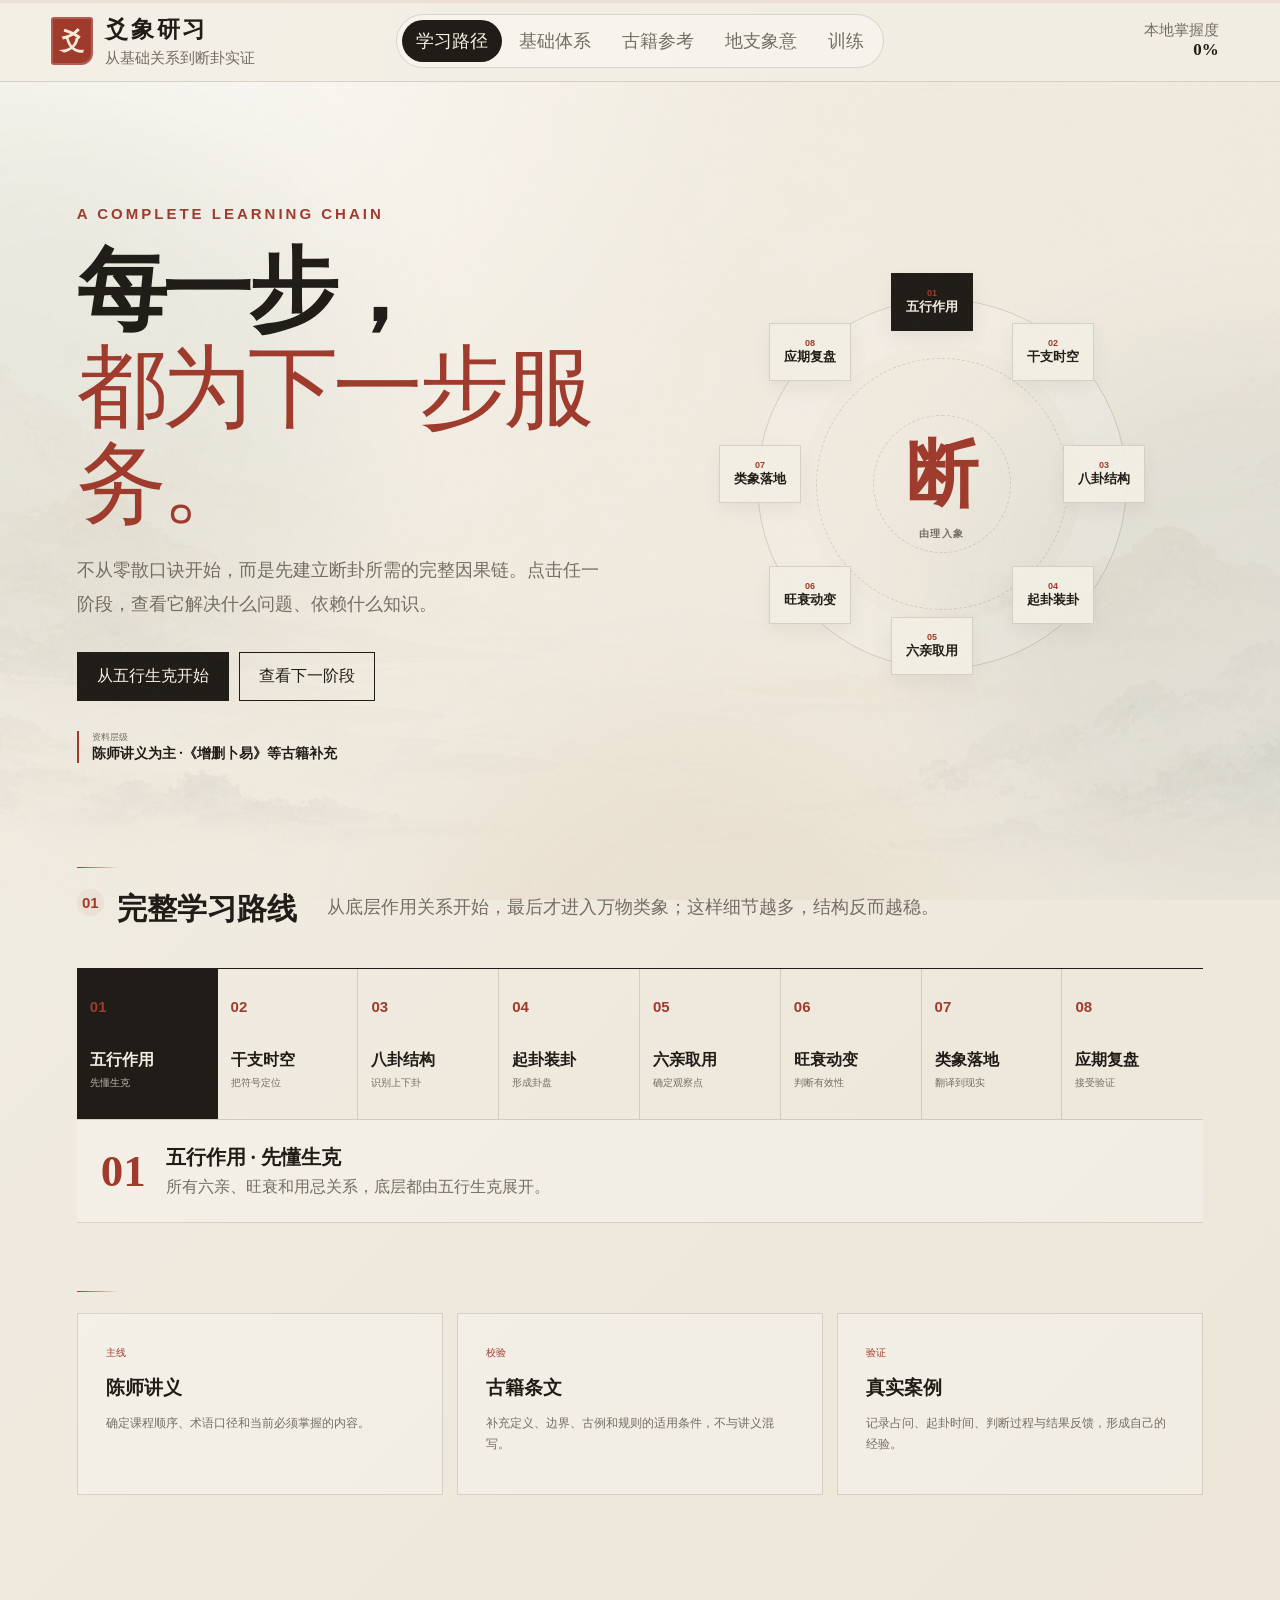
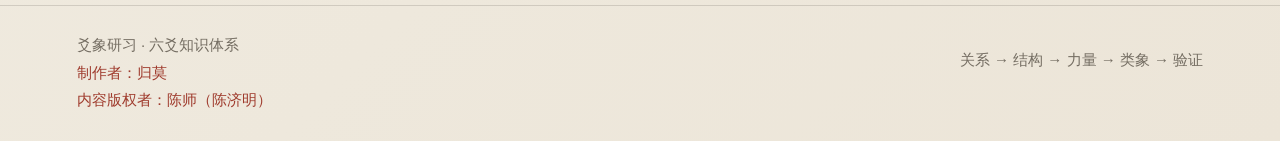
<file: liuyao-study-github/index.html>
<!doctype html>
<html lang="zh-CN">
<head>
  <meta charset="UTF-8">
  <meta name="viewport" content="width=device-width, initial-scale=1.0">
  <meta name="description" content="以陈师讲义为主线，结合古籍校注、万物类象与主动回忆训练的六爻学习网站。">
  <title>爻象研习 · 六爻学习系统｜旺衰、八宫卦谱、装卦与断卦</title>
  <link rel="icon" type="image/svg+xml" href="./favicon.svg?v=20260808-logo-v1">
  <link rel="stylesheet" href="./styles.css?v=20261123-earth-linguan-v40">
</head>
<body>
  <div class="paper-noise"></div>
  <div class="ambient-qi" aria-hidden="true"><i></i><i></i><i></i></div>
  <header class="site-header">
    <button class="brand" data-view-link="path" aria-label="返回学习路径">
      <span class="brand-seal">爻</span>
      <span><strong>爻象研习</strong><small>从基础关系到卦象推演</small></span>
    </button>
    <nav class="main-nav" aria-label="主导航">
      <button class="nav-item active" data-view="path">学习路径</button>
      <button class="nav-item" data-view="foundation">基础体系</button>
      <button class="nav-item" data-view="lecture0704">旺衰关系</button>
      <button class="nav-item" data-view="lecture0718">八宫卦谱</button>
      <button class="nav-item" data-view="lecture0725">装卦</button>
      <button class="nav-item" data-view="judgment">断卦</button>
      <button class="nav-item" data-view="casting">古籍参考</button>
      <button class="nav-item" data-view="branches">地支象意</button>
      <button class="nav-item" data-view="training">训练</button>
    </nav>
    <div class="header-progress"><span>本地掌握度</span><strong id="headerProgress">0%</strong></div>
  </header>

  <main>
    <section class="view active" id="path">
      <div class="path-hero">
        <div>
          <span class="eyebrow">A COMPLETE LEARNING CHAIN</span>
          <h1>每一步，<br><em>都为下一步服务。</em></h1>
          <p>不从零散口诀开始，而是先建立断卦所需的完整因果链。点击任一阶段，查看它解决什么问题、依赖什么知识。</p>
          <div class="hero-actions">
            <button class="primary-button" data-jump="foundation">从五行生克开始</button>
            <button class="ghost-button" data-jump="casting">查看下一阶段</button>
          </div>
          <div class="source-note"><span>资料层级</span><strong>陈师讲义为主 ·《增删卜易》等古籍补充</strong></div>
        </div>
        <div class="path-compass">
          <div class="compass-rings"></div>
          <div class="compass-center"><span>断</span><b>由理入象</b></div>
          <div id="pathOrbit"></div>
        </div>
      </div>

      <section class="section-block">
        <div class="section-heading">
          <div><span class="section-index">01</span><h2>完整学习路线</h2></div>
          <p>从底层作用关系开始，最后才进入万物类象；这样细节越多，结构反而越稳。</p>
        </div>
        <div class="learning-chain" id="learningChain"></div>
        <div class="chain-detail" id="chainDetail"></div>
      </section>

      <section class="section-block three-principles">
        <article><span>主线</span><h3>陈师讲义</h3><p>确定课程顺序、术语口径和当前必须掌握的内容。</p></article>
        <article><span>校验</span><h3>古籍条文</h3><p>补充定义、边界、古例和规则的适用条件，不与讲义混写。</p></article>
        <article><span>验证</span><h3>真实案例</h3><p>记录占问、起卦时间、判断过程与结果反馈，形成自己的经验。</p></article>
      </section>
    </section>

    <section class="view" id="foundation">
      <div class="page-intro">
        <span class="eyebrow">LECTURE MODULE · CORE STRUCTURE</span>
        <h1>基础体系</h1>
        <p>这一页承载课程前置基础：术数定位、五行能量、生克六亲、河图洛书、八卦、天干、节气与地支类象。后续“旺衰关系”页则专门学习旺衰、十二长生、藏干与地支关系。</p>
      </div>

      <section class="lecture-sequence">
        <article><b>01</b><span>术数定位</span><p>六爻在山医命相卜中的位置与用途。</p></article>
        <article><b>02</b><span>五行能量</span><p>阴阳扩缩、五行阶段与五行万物象。</p></article>
        <article><b>03</b><span>生克六亲</span><p>五行生克关系及六亲的推导逻辑。</p></article>
        <article><b>04</b><span>河图洛书</span><p>先后天八卦、河图之数与洛书九宫。</p></article>
        <article><b>05</b><span>四时旺衰</span><p>五行进入四季后的旺相休囚死。</p></article>
        <article><b>06</b><span>地支时空</span><p>十二地支对应月份、时辰与方位。</p></article>
        <article><b>07</b><span>八卦体系</span><p>爻画、阴阳、五行、方位及万物象。</p></article>
        <article><b>08</b><span>十天干</span><p>十天干各自的阴阳与五行属性。</p></article>
        <article><b>09</b><span>五味五常</span><p>五味、五脏、性味功效与五常。</p></article>
        <article><b>10</b><span>节气月令</span><p>二十四节气、四季月支与月令边界。</p></article>
        <article><b>11</b><span>四时细论</span><p>各季五行的寒暖燥湿、喜忌与调候。</p></article>
      </section>

      <section class="section-block">
        <div class="section-heading">
          <div><span class="section-index">01</span><h2>六爻在山医命相卜中的位置</h2></div>
          <p>讲义首先区分“看一个人的整体命运”和“判断一件具体事情”。六爻属于占卜，重点在事。</p>
        </div>
        <div class="five-arts">
          <article><strong>山</strong><span>修炼、修仙、山洞</span><p>身心修持</p></article>
          <article><strong>医</strong><span>道医、中医</span><p>健康与治疗</p></article>
          <article><strong>命</strong><span>四柱、紫微、铁板神数</span><p>人的整体命运</p></article>
          <article><strong>相</strong><span>面相、手相、阴阳宅风水</span><p>人与环境之形</p></article>
          <article class="active"><strong>卜</strong><span>六爻、大六壬、奇门、太乙</span><p>具体事情的吉凶与策略</p></article>
        </div>
        <div class="divination-roles">
          <span><b>六爻</b>断一件事的吉凶</span><span><b>大六壬</b>讲义称“占人事第一”</span>
          <span><b>奇门遁甲</b>策略、战术、排兵布阵</span><span><b>太乙神数</b>天象与宏观发展</span>
        </div>
      </section>

      <section class="section-block">
        <div class="section-heading">
          <div><span class="section-index">02</span><h2>五行不是五种材料，而是能量阶段</h2></div>
          <p>讲义用“扩张—收缩”解释阴阳，再把金水木火视为四种运动状态，土负责承载与运化。</p>
        </div>
        <div class="energy-axis">
          <article class="water"><span>收缩至极</span><strong>水 · 太阴</strong><p>润下、收藏、吸收</p></article>
          <i>→</i><article class="wood"><span>开始扩张</span><strong>木 · 少阳</strong><p>生发、上升、成长</p></article>
          <i>→</i><article class="fire"><span>扩张至极</span><strong>火 · 太阳</strong><p>炎上、显现、表达</p></article>
          <i>→</i><article class="metal"><span>开始收缩</span><strong>金 · 少阴</strong><p>收敛、肃降、决断</p></article>
          <div class="earth-platform"><b>土</b><span>承载 · 运化 · 四时转换</span></div>
        </div>
        <div class="element-image-tabs" id="elementImageTabs"></div>
        <div class="element-image-detail" id="elementImageDetail"></div>
      </section>

      <section class="section-block">
        <div class="section-heading">
          <div><span class="section-index">03</span><h2>五行生克与六亲推导</h2></div>
          <p>先看五行之间如何生克，再以“我”为中心，把五类关系翻译为六亲。</p>
        </div>
        <div class="foundation-grid">
          <article class="relationship-lab">
            <div class="panel-heading">
              <div><h2>五行生克关系图</h2></div>
              <div class="relation-legend"><i class="sheng"></i>相生 <i class="ke"></i>相克</div>
            </div>
            <div id="wuxingDiagram" class="wuxing-diagram"></div>
            <div id="wuxingExplanation" class="relation-explanation"></div>
          </article>

          <article class="relation-transformer">
            <div class="panel-heading"><div><h2>从五行推导六亲</h2></div></div>
            <p class="muted">选择“我”的五行，观察五类关系如何自动转换为六亲。</p>
            <div class="self-element-picker" id="selfElementPicker"></div>
            <div class="relative-wheel" id="relativeWheel"></div>
          </article>
        </div>
      </section>

      <section class="section-block">
        <div class="section-heading">
          <div><span class="section-index">04</span><h2>河图洛书与先后天八卦</h2></div>
          <p>讲义强调：先天反映宇宙初始之形，后天反映自然与社会现实；实际判断多用后天八卦。</p>
        </div>
        <div class="map-switcher">
          <div class="map-tabs"><button class="active" data-map="hetu">河图 · 先天</button><button data-map="luoshu">洛书 · 后天九宫</button></div>
          <div id="mapVisualization"></div>
        </div>
      </section>

      <section class="section-block split-block">
        <div>
          <div class="section-heading compact"><div><span class="section-index">05</span><h2>四时旺衰</h2></div></div>
          <p class="module-lead">五行进入季节后，力量不再相等。先判断“有没有力”，再谈吉凶作用。</p>
          <div class="season-tabs" id="seasonTabs"></div>
          <div class="season-result" id="seasonResult"></div>
        </div>
        <div>
          <div class="section-heading compact"><div><span class="section-index">06</span><h2>十二支时空环</h2></div></div>
          <p class="module-lead">地支把五行装入具体月份、时辰、方位和现实类象。</p>
          <div class="branch-wheel-wrap">
            <div id="branchWheel" class="branch-wheel"></div>
            <div class="wheel-center"><small>点击地支</small><strong id="wheelCenterBranch">子</strong><span id="wheelCenterMeta">阳水 · 正北</span></div>
          </div>
        </div>
      </section>

      <section class="section-block">
        <div class="section-heading">
          <div><span class="section-index">07</span><h2>八卦的爻画、阴阳、五行与方位</h2></div>
          <p>点击八卦观察先天序数、阴阳卦属性、卦五行、方位、家庭角色、身体和万物象。</p>
        </div>
        <div class="trigram-lab">
          <div class="trigram-grid" id="trigramGrid"></div>
          <div class="trigram-detail" id="trigramDetail"></div>
        </div>
      </section>

      <section class="section-block split-block">
        <div>
          <div class="section-heading compact"><div><span class="section-index">08</span><h2>十天干阴阳五行</h2></div></div>
          <div class="stem-grid" id="stemGrid"></div>
        </div>
        <div>
          <div class="section-heading compact"><div><span class="section-index">09</span><h2>五味、五脏与五常</h2></div></div>
          <div class="correspondence-list" id="correspondenceList"></div>
        </div>
        <div class="stem-link-lab" id="stemLinkLab"></div>
      </section>

      <section class="section-block" id="solarTermsSection">
        <div class="section-heading">
          <div><span class="section-index">10</span><h2>二十四节气与四季月令</h2></div>
          <p>月令以“节”为边界，不按公历每月一日切换。寅月从立春开始，卯月从惊蛰开始。</p>
        </div>
        <div class="solar-grid" id="solarGrid"></div>
      </section>

      <section class="section-block">
        <div class="section-heading">
          <div><span class="section-index">11</span><h2>四时中的五行细论</h2></div>
          <p>旺相休囚死只是总纲；讲义还逐项说明春夏秋冬中每个五行的寒暖燥湿、喜忌与调候。</p>
        </div>
        <div class="season-note-filters" id="seasonNoteFilters"></div>
        <div class="season-note-grid" id="seasonNoteGrid"></div>
      </section>

      <section class="lecture-next">
        <div><span>讲义下一段</span><h2>十二地支万物类象</h2><p>已整理为完整八维象意库，可继续按网页学习结构深入掌握。</p></div>
        <button class="primary-button" data-jump="branches">进入地支象意 →</button>
      </section>
    </section>


    <section class="view" id="lecture0704">
      <div class="page-intro lecture-audit-intro">
        <span class="eyebrow">LECTURE MODULE · WANG SHUAI & BRANCH RELATIONS</span>
        <h1>旺衰、十二长生与地支关系</h1>
        <p>先定旺衰大势，再用十二长生、藏干与地支关系补足细节；通过力量、气机与关系约束取象。</p>
      </div>

      <section class="section-block audit-overview">
        <div class="section-heading">
          <div><span class="section-index">01</span><h2>知识链</h2></div>
          <p>从地支象意进入旺衰、十二长生、藏干和地支关系，重点是用结构约束取象，不把案例当死答案。</p>
        </div>
        <div class="audit-chain">
          <article><b>01</b><h3>地支补象</h3><p>补充十二地支阴阳与人体脏腑，辰戌偏胃、丑未偏脾。</p></article>
          <article><b>02</b><h3>旺衰来源</h3><p>自然时间与动爻变爻共同构成卦爻力量来源。</p></article>
          <article><b>03</b><h3>气与质</h3><p>以《子平真诠》甲乙木解释“先有气，后有质”。</p></article>
          <article><b>04</b><h3>十二长生</h3><p>按一气流转的十二状态断细节，不推翻四时大势。</p></article>
          <article><b>05</b><h3>三合局</h3><p>三合来自长生、帝旺、墓：亥卯未、寅午戌、巳酉丑、申子辰。</p></article>
          <article><b>06</b><h3>藏干关系</h3><p>地支藏干解释暗合、穿害、绝等细节来源。</p></article>
          <article><b>07</b><h3>四库月</h3><p>辰丑湿土，未戌燥土；四库月不可简单套旺相休囚死。</p></article>
          <article><b>08</b><h3>地支关系</h3><p>三合、六冲、六合、刑、穿、绝、暗合必须熟记。</p></article>
        </div>
      </section>

      <section class="section-block split-block audit-priority">
        <div>
          <div class="section-heading compact"><div><span class="section-index">02</span><h2>判断优先级</h2></div></div>
          <div class="priority-ladder">
            <article><b>先看</b><strong>四时 / 月令 / 日辰</strong><p>定大方向旺衰。卯月乙巳日申金例：十二长生似有利，但四时看失令受克，仍以四时为纲。</p></article>
            <article><b>再看</b><strong>十二长生 / 地支关系</strong><p>断细枝末节，如胎、沐浴、墓、绝、穿害、暗合等。</p></article>
            <article><b>最后</b><strong>结合占问与用神</strong><p>同一个象在疾病、婚恋、事业、孕育中取法不同，不可离题硬套。</p></article>
          </div>
        </div>
        <div class="branch-relation-panel">
          <div class="section-heading compact"><div><span class="section-index">03</span><h2>地支关系：合冲刑穿害绝暗合</h2></div><p>同一对地支可以同时成立多种关系；当前类型只是筛选观察，不代表排除其他关系。</p></div>
          <div class="branch-relation-lab">
            <div class="relation-filter" id="relationFilter">
                <button class="active"><b>三合</b><small>生成成局</small></button><button><b>六冲</b><small>快速冲动</small></button><button><b>六合</b><small>相吸绑定</small></button><button><b>刑</b><small>长期酝酿</small></button><button><b>穿 / 害</b><small>隐蔽慢克</small></button><button><b>绝</b><small>断绝风险</small></button><button><b>暗合</b><small>暗中相合</small></button>
              </div>
            <div class="relation-orbit-wrap">
              <div class="branch-relation-orbit" id="branchRelationOrbit" aria-label="十二地支关系圆环">
                <svg class="branch-relation-svg" viewBox="0 0 620 620" aria-hidden="true"><circle class="branch-relation-base" cx="310" cy="310" r="245"/><circle class="branch-relation-inner" cx="310" cy="310" r="145"/><g><line class="branch-relation-line" style="--relation-color:#5f7f60" x1="187.5" y1="522.2" x2="555" y2="310"/><line class="branch-relation-line" style="--relation-color:#5f7f60" x1="555" y1="310" x2="187.5" y2="97.8"/><line class="branch-relation-line" style="--relation-color:#5f7f60" x1="187.5" y1="97.8" x2="187.5" y2="522.2"/></g></svg>
                <div class="relation-core" style="--relation-color:#5f7f60"><small>申子辰三合水局</small><strong>子</strong><span>静态预览</span></div>
                <button class="branch-relation-node selected related" style="left:310px;top:65px;--relation-color:#3f6572"><b>子</b><small>水局</small></button><button class="branch-relation-node no-relation" style="left:432.5px;top:97.8px"><b>丑</b><small>土</small></button><button class="branch-relation-node no-relation" style="left:522.2px;top:187.5px"><b>寅</b><small>木</small></button><button class="branch-relation-node no-relation" style="left:555px;top:310px"><b>卯</b><small>木</small></button><button class="branch-relation-node related" style="left:522.2px;top:432.5px;--relation-color:#3f6572"><b>辰</b><small>水局</small></button><button class="branch-relation-node no-relation" style="left:432.5px;top:522.2px"><b>巳</b><small>火</small></button><button class="branch-relation-node no-relation" style="left:310px;top:555px"><b>午</b><small>火</small></button><button class="branch-relation-node no-relation" style="left:187.5px;top:522.2px"><b>未</b><small>土</small></button><button class="branch-relation-node related" style="left:97.8px;top:432.5px;--relation-color:#3f6572"><b>申</b><small>水局</small></button><button class="branch-relation-node no-relation" style="left:65px;top:310px"><b>酉</b><small>金</small></button><button class="branch-relation-node no-relation" style="left:97.8px;top:187.5px"><b>戌</b><small>土</small></button><button class="branch-relation-node no-relation" style="left:187.5px;top:97.8px"><b>亥</b><small>水</small></button>
              </div>
              <article class="relation-inspector" id="relationInspector"><span>三合 · 生成成局</span><h3>子 的关系</h3><p>三合来自十二长生的长生、帝旺、墓三点；当前子属于申子辰三合水局。</p><div><b>当前连线</b><strong>申子辰三合水局（申 · 子 · 辰）</strong></div><small>如页面脚本正常加载，可点击筛选项和地支切换关系。</small></article>
            </div>
          </div>
        </div>
      </section>

      <section class="section-block changsheng-module">
        <div class="section-heading">
          <div><span class="section-index">04</span><h2>十二长生：一气流转的十二状态</h2></div>
          <p>按“长生→养”的发展顺序理解一件事从生发、成形、旺盛、衰败、收藏、断绝到重新酝酿的过程。点击圆环节点查看取象，让顺序、状态和用法连在一起。</p>
        </div>
        <div class="changsheng-workbench">
          <div class="changsheng-orbit" id="changshengOrbit" aria-label="十二长生交互圆环">
            <div class="orbit-core"><small>当前状态</small><strong id="changshengActiveName">长生</strong><span id="changshengActivePhase">生起</span></div>
            <button data-static-changsheng="1" class="changsheng-node active" style="--i:0;left:50%;top:10%"><b>01</b><strong>长生</strong><small>生起</small></button><button data-static-changsheng="1" class="changsheng-node" style="--i:1;left:70%;top:15%"><b>02</b><strong>沐浴</strong><small>洗濯</small></button><button data-static-changsheng="1" class="changsheng-node" style="--i:2;left:85%;top:30%"><b>03</b><strong>冠带</strong><small>成形</small></button><button data-static-changsheng="1" class="changsheng-node" style="--i:3;left:90%;top:50%"><b>04</b><strong>临官</strong><small>得位</small></button><button data-static-changsheng="1" class="changsheng-node" style="--i:4;left:85%;top:70%"><b>05</b><strong>帝旺</strong><small>极盛</small></button><button data-static-changsheng="1" class="changsheng-node" style="--i:5;left:70%;top:85%"><b>06</b><strong>衰</strong><small>退势</small></button><button data-static-changsheng="1" class="changsheng-node" style="--i:6;left:50%;top:90%"><b>07</b><strong>病</strong><small>失衡</small></button><button data-static-changsheng="1" class="changsheng-node" style="--i:7;left:30%;top:85%"><b>08</b><strong>死</strong><small>停滞</small></button><button data-static-changsheng="1" class="changsheng-node" style="--i:8;left:15%;top:70%"><b>09</b><strong>墓</strong><small>归藏</small></button><button data-static-changsheng="1" class="changsheng-node" style="--i:9;left:10%;top:50%"><b>10</b><strong>绝</strong><small>断绝</small></button><button data-static-changsheng="1" class="changsheng-node" style="--i:10;left:15%;top:30%"><b>11</b><strong>胎</strong><small>酝酿</small></button><button data-static-changsheng="1" class="changsheng-node" style="--i:11;left:30%;top:15%"><b>12</b><strong>养</strong><small>培育</small></button>
          </div>
          <article class="changsheng-detail" id="changshengDetail"><span>当前阶段</span><h3>长生 · 生起</h3><p>事情开始有气，像根苗初生。</p><div><b>核心象</b><strong>出生、起点、根源、依靠</strong></div><div><b>常用场景</b><strong>长辈、父母、靠山、企业背景、资源来源</strong></div></article>
        </div>
        <div class="changsheng-application">
          <header><span>入卦使用</span><h3>先定爻的五行，再看它遇到哪一支</h3><p>六爻以五行之气顺排：木长生亥、火长生寅、金长生巳、水长生申；土通常按水土同宫，从申起长生。土的临官/禄位另按火土同宫：戊土参照丙火取巳，己土参照丁火取午。十二长生用于补充状态，不越过月日、生克、动变直接定吉凶。</p></header>
          <div class="changsheng-steps"><article><b>01</b><strong>定对象</strong><p>先按占问取用神或目标爻。</p></article><article><b>02</b><strong>取五行</strong><p>读取该爻地支所属的木、火、金、水、土。</p></article><article><b>03</b><strong>对照作用支</strong><p>把月、日、动爻或变爻的地支放入对应十二宫。</p></article><article><b>04</b><strong>回到全卦</strong><p>先判生克旺衰，再用阶段象补充细节与应期。</p></article></div>
          <div class="changsheng-calculator" id="changshengCalculator"><div><b>爻的五行</b><div id="changshengElementPicker"></div></div><div><b>所遇地支</b><div id="changshengBranchPicker"></div></div><article id="changshengResult"></article></div>
          <div class="changsheng-table" id="changshengTable"></div>
          <p class="changsheng-earth-rule"><b>土的临官例外：</b>除临官/禄位外，土按水土同宫顺排；戊土临官取巳，己土临官取午（火土同宫）。土行临官格直接列巳／午，分别对应戊土／己土；不取亥。</p>
          <p class="changsheng-example"><b>例：</b>未土逢午支，按水土同宫从申起长生，顺排至午为“胎”；应读作尚在酝酿、未完全成形，再回看未土在月日、生克与动变中的实际力量。</p>
        </div>
      </section>

      <section class="section-block split-block">
        <div>
          <div class="section-heading compact"><div><span class="section-index">05</span><h2>四库月细分</h2></div></div>
          <div class="storehouse-grid">
            <article><b>辰月</b><span>湿土 · 水库</span><p>春木克土，辰土较虚；有乙木余气。</p></article>
            <article><b>未月</b><span>燥土 · 木库</span><p>夏火生土，土最旺；未中藏丁，能燥金、克金。</p></article>
            <article><b>戌月</b><span>燥土 · 火库</span><p>带火气，能燥金；火库之象在穿害中很关键。</p></article>
            <article><b>丑月</b><span>湿土 · 金库</span><p>冬末寒湿，丑中藏癸，能晦火。</p></article>
          </div>
        </div>
        <div>
          <div class="section-heading compact"><div><span class="section-index">06</span><h2>地支藏干：关系的内在机关</h2></div></div>
          <div class="hidden-stem-lab">
            <div class="hidden-branch-picker" id="hiddenBranchPicker"><button class="active"><b>寅</b><small>四长生</small></button><button class=""><b>卯</b><small>四正</small></button><button class=""><b>辰</b><small>四墓库</small></button><button class=""><b>巳</b><small>四长生</small></button><button class=""><b>午</b><small>四正</small></button><button class=""><b>未</b><small>四墓库</small></button><button class=""><b>申</b><small>四长生</small></button><button class=""><b>酉</b><small>四正</small></button><button class=""><b>戌</b><small>四墓库</small></button><button class=""><b>亥</b><small>四长生</small></button><button class=""><b>子</b><small>四正</small></button><button class=""><b>丑</b><small>四墓库</small></button></div>
            <article class="hidden-stem-detail" id="hiddenStemDetail"><span>四长生</span><h3>寅中藏干</h3><div class="stem-beads"><b>甲</b><b>丙</b><b>戊</b></div><p>寅属木藏甲，又为火长生藏丙，并带戊土。</p><em>与巳、申等关系中常看甲、丙、戊如何被合克。</em></article>
          </div>
          <p class="audit-note">藏干不是孤立表格：暗合看藏干相合，穿害看藏干相克。特别注意午藏丁己，不写丙。</p>
        </div>
      </section>

      <section class="section-block">
        <div class="section-heading">
          <div><span class="section-index">07</span><h2>穿害案例：只作取象提示</h2></div>
          <p>这一组用于理解“藏干相克如何取象”，不能写成确定疾病或现实结论。</p>
        </div>
        <div class="harm-grid">
          <article><b>子未穿</b><p>未中己土伤子中癸水，常牵涉泌尿、生殖、妇科；若子月水旺，也可反伤未中丁火，取心脏、眼睛等火象。</p></article>
          <article><b>丑午穿</b><p>丑中癸水晦午中丁火，常取眼睛、气血；若午月火旺，丁火反伤丑中辛金，可取肺、呼吸等金象。</p></article>
          <article><b>寅巳穿</b><p>寅巳既穿又刑，巳中庚金可被穿伤；孕育例只作孩子/胎象受损提示，仍以四时定大势。</p></article>
          <article><b>卯辰穿</b><p>卯木克辰土，可取胃、腰、脊柱；辰为水库，也可牵涉肾、泌尿系统。</p></article>
          <article><b>申亥穿</b><p>申中庚金伤亥中甲木，测孕育/孩子时可看胎象受损；即使申月金生亥水，也不能忽略亥中甲木被穿。</p></article>
          <article><b>酉戌穿</b><p>戌为火库，戌中丁火长期克酉中辛金；可取皮肤、肿瘤、放疗等类象，但只作象意提示。</p></article>
        </div>
        <div class="case-boundary"><b>使用边界</b><span>先看用神、四时旺衰、月日、动变、整体卦意；不可把“某穿 = 必然某病/必然怀不上/必然分手”当答案。</span></div>
      </section>

      <section class="section-block audit-source-card">
        <div><span>使用边界</span><h2>力量先于细象</h2><p>先合看月令、日辰、动变与藏干关系，再取身体、人事或环境类象；单一关系不能替代全局判断。</p></div>
        <ul>
          <li>旺衰决定力量基础。</li>
          <li>藏干与地支关系补足细节。</li>
        </ul>
      </section>
    </section>


    <section class="view" id="lecture0718">
      <div class="page-intro gua-atlas-intro" data-learning-module="lecture0718-main">
        <span class="eyebrow">LECTURE MODULE · EIGHT PALACES &amp; SIXTY-FOUR HEXAGRAMS</span>
        <h1>六爻结构与八宫六十四卦</h1>
        <p>从六爻识图入手，按八宫归属辨卦象、记卦序、联系核心取象。</p>
      </div>

      <section class="section-block yao-atlas-section">
        <div class="section-heading">
          <div><span class="section-index">01</span><h2>六爻识图：从下往上</h2></div>
          <p>第一次投掷是初爻；下三爻为内卦，上三爻为外卦。</p>
        </div>
        <div class="yao-position-layout atlas-yao-layout">
          <div class="yao-stack" id="yao0718Stack"></div>
          <article class="yao-inspector" id="yao0718Inspector"></article>
        </div>
      </section>

      <section class="section-block scroll-atlas-section">
        <div class="section-heading">
          <div><span class="section-index">02</span><h2>八宫六十四卦：一宫八卦</h2></div>
          <p>八宫按先天卦序排列；每宫依次为本宫、一世至五世、游魂、归魂。</p>
        </div>
        <div class="scroll-atlas-shell" id="scroll0718Shell">
          <div class="scroll-unroll-mask">
            <div class="scroll-paper" aria-hidden="true"></div>
            <div class="scroll-atlas-content">
              <header class="scroll-atlas-heading">
                <div><span>八宫卦谱</span><h3>先辨卦象，再记宫位</h3></div>
                <p>卦象图、卦名、所属宫、宫五行与宫内序位同时记忆。</p>
              </header>
              <div class="scroll-palace-tabs" id="scroll0718PalaceTabs"></div>
              <div class="scroll-palace-layout">
                <aside class="scroll-palace-meta" id="scroll0718PalaceMeta"></aside>
                <div class="scroll-gua-grid" id="scroll0718GuaGrid"></div>
              </div>
            </div>
          </div>
          <button type="button" class="scroll-roller scroll-roller-left" aria-label="重新展开八宫卦谱卷轴" title="点击重新展开卷轴"></button>
          <button type="button" class="scroll-roller scroll-roller-right" aria-label="重新展开八宫卦谱卷轴" title="点击重新展开卷轴"></button>
        </div>
      </section>

      <section class="section-block contrast-atlas-section">
        <div class="section-heading">
          <div><span class="section-index">03</span><h2>易混卦象对照</h2></div>
          <p>同时看卦象、宫位和差异词，把相近与相反之处放在同一张对页中。</p>
        </div>
        <div class="scroll-contrast-tabs" id="scroll0718ContrastTabs"></div>
        <div class="scroll-contrast-book" id="scroll0718ContrastBook"></div>
      </section>
    </section>

    <section class="view" id="lecture0725">
      <div class="page-intro lecture0725-intro" data-learning-module="lecture0725-main">
        <span class="eyebrow">LECTURE MODULE · ASSEMBLY, RELATIVES &amp; SIX GODS</span>
        <h1>从装卦结构到六亲六神</h1>
        <p>先理解装支、世应和六亲生克，再完成父母、官鬼、兄弟、妻财、子孙五类六亲取象；最后以动爻、旬空、月破、墓库与卦身收束判断线索。</p>
        <div class="audit-status-strip"><b>知识结构</b><span>装支 / 世应</span><span>六亲</span><span>取用顺序</span><span>六神</span><span>日月建</span><span>动静空破</span></div>
      </div>

      <section class="section-block">
        <div class="section-heading">
          <div><span class="section-index">01</span><h2>装卦三步：装支、定世应、安六亲</h2></div>
          <p>顺序固定，重在理解而非死背：软件可以排盘，判断仍须知道每个字段从何而来。</p>
        </div>
        <div class="lecture0725-grid" id="assembly0725Grid"></div>
      </section>

      <section class="section-block course-tool-section" id="courseNajia">
        <div class="section-heading">
          <div><span class="section-index">02</span><h2>纳甲装支：内外卦依次落位</h2></div>
          <p>先分内卦、外卦，再由下向上装入六个爻位；实占可由软件排盘，理解顺序不能省略。</p>
        </div>
        <div class="najia-mnemonic" id="najiaMnemonic0725"></div>
        <div class="najia-lab"><div class="najia-trigram-picker" id="najiaTrigramPicker"></div><div class="najia-detail" id="najiaDetail"></div></div>
      </section>

      <section class="section-block course-shiying-section" id="courseShiYing">
        <div class="section-heading">
          <div><span class="section-index">03</span><h2>世应：先分“我”与“所测”</h2></div>
          <p>世应先确定观察角色；应爻与世爻相差三位，中间隔两爻。</p>
        </div>
        <div class="shiying-role-board" id="shiying0725Roles"></div>
        <div class="shiying-lab"><div class="shiying-stages" id="shiYingStages"></div><div class="shiying-detail" id="shiYingDetail"></div></div>
      </section>

      <section class="section-block cycle-section">
        <div class="section-heading">
          <div><span class="section-index">04</span><h2>六亲生克：必须熟记的两条链</h2></div>
          <p>先记完整闭环，再把关系翻译回具体占问的人、事与状态。</p>
        </div>
        <div class="relative-cycle-board" id="relative0725Cycles"></div>
        <div class="relative-cards course-relative-cards" id="relativeCards"></div>
      </section>

      <section class="section-block">
        <div class="section-heading">
          <div><span class="section-index">05</span><h2>六亲：人物、事物与状态</h2></div>
        </div>
        <div class="relative-focus-grid" id="relative0725Focus"></div>
      </section>

      <section class="section-block use-god-0801-section">
        <div class="section-heading">
          <div><span class="section-index">06</span><h2>按占问取用：先定对象，再看世用</h2></div>
          <p>六亲不是答案；先找到所问事项对应的用神，再用世爻、月日、旺衰和动静收束。</p>
        </div>
        <div class="use-god-steps" id="useGod0801Steps"></div>
      </section>

      <section class="section-block six-god-0808-section">
        <div class="section-heading">
          <div><span class="section-index">07</span><h2>六神详解：由核心象到现实语境</h2></div>
          <p>先辨人物、事物与场景，再结合所临六亲、用神、月日旺衰和动变收束。</p>
        </div>
        <div class="six-god-start" id="sixGodStart0808"></div>
        <div class="six-god-grid six-god-detail-grid" id="sixGod0808Grid"></div>
        <p class="six-god-boundary" id="sixGod0808Boundary"></p>
      </section>

      <section class="section-block day-month-0808-section">
        <div class="section-heading">
          <div><span class="section-index">08</span><h2>日月建：同功同权，先定爻之旺衰</h2></div>
          <p>月建看阶段根基，日建看当下作用；两者共同检验每一爻，不能偏废。</p>
        </div>
        <div class="time-layer-grid" id="dayMonth0808TimeLayers"></div>
        <div class="day-month-equality" aria-label="月建与日建同功同权"><article><small>月建</small><strong>时令根基</strong></article><b>＝</b><article><small>日建</small><strong>当下作用</strong></article></div>
        <div class="day-month-principles" id="dayMonth0808Principles"></div>
        <h3 class="course-subtitle">四种合看结果</h3>
        <div class="day-month-patterns" id="dayMonth0808Patterns"></div>
        <h3 class="course-subtitle">戌月 · 子日逐爻示例</h3>
        <div class="xu-zi-example" id="xuZi0808Example"></div>
        <h3 class="course-subtitle">实占落点</h3>
        <div class="day-month-applications" id="dayMonth0808Applications"></div>
        <p class="day-month-boundary" id="dayMonth0808Boundary"></p>
      </section>

      <section class="section-block course-0815-section">
        <div class="section-heading">
          <div><span class="section-index">09</span><h2>动爻：先捕捉当下显象</h2></div>
          <p>动爻是更明显、可察觉的当前线索；它不是脱离世应、六亲与旺衰的固定结论。</p>
        </div>
        <div class="course-0815-grid" id="movingYao0815Grid"></div>
        <div class="course-case-0815" id="caseStudy0815"></div>
      </section>

      <section class="section-block course-0815-section">
        <div class="section-heading">
          <div><span class="section-index">10</span><h2>旬空与月破：先看当下，再看补救</h2></div>
          <p>空、破都要分动静、得失令与生克；应期只是结构线索，不是脱离全卦的承诺。</p>
        </div>
        <h3 class="course-subtitle">旬空</h3><div class="course-0815-grid" id="void0815Grid"></div>
        <h3 class="course-subtitle">月破</h3><div class="course-0815-grid" id="monthBreak0815Grid"></div>
      </section>

      <section class="section-block course-0815-section">
        <div class="section-heading">
          <div><span class="section-index">11</span><h2>墓库与卦身：限制、收纳与来意线索</h2></div>
          <p>墓库先辨“困”还是“藏”；卦身只辅助辨别事项性质，最终仍回到明确占问与现实核验。</p>
        </div>
        <h3 class="course-subtitle">墓库</h3><div class="course-0815-grid" id="tombStorehouse0815Grid"></div>
        <h3 class="course-subtitle">卦身</h3><div class="course-0815-grid" id="hexagramBody0815Grid"></div>
      </section>

      <section class="section-block judgment-boundary">
        <div class="judgment-boundary__title"><span>判断边界</span><h2>没有脱离占问的固定吉凶</h2></div>
        <ul class="judgment-boundary__rules" id="judgment0725Rules"></ul>
        <p class="judgment-boundary__next" id="next0725Lesson"></p>
      </section>
    </section>


    <section class="view" id="judgment">
      <div class="page-intro judgment0822-intro judgment-topic-hero" data-learning-module="lecture0822-main">
        <span class="eyebrow">JUDGMENT · STRUCTURE · TOPIC READING</span>
        <h1>断卦：先定结构，再辨问题</h1>
        <p>先明确所问与观察对象，再合看力量、关系、动变与条件；不同问题的取用不同，但判断骨架一致。</p>
      </div>

      <nav class="judgment-topic-rail" id="judgmentTopicRail" aria-label="断卦知识结构">
        <a href="#judgmentFramework" class="is-active"><b>总</b><span>判断骨架</span><small>定问 · 取用 · 合看</small></a>
        <a href="#judgmentWealthTopic" data-judgment-topic="wealth"><b>01</b><span>求财</span><small>财 · 世 · 应 · 子孙</small></a>
        <a href="#judgmentRelationshipTopic" data-judgment-topic="relationship"><b>02</b><span>婚恋</span><small>用神 · 世应 · 条件</small></a>
        <a href="#judgmentHealthTopic" data-judgment-topic="health"><b>03</b><span>疾病</span><small>取用 · 病象 · 医药</small></a>
        <a href="#judgmentLawsuitTopic" data-judgment-topic="lawsuit"><b>04</b><span>官司</span><small>立场 · 材料 · 程序</small></a>
        <a href="#judgmentCareerTopic" data-judgment-topic="career"><b>05</b><span>事业</span><small>岗位 · 调动 · 待遇</small></a>
        <a href="#judgmentExamTopic" data-judgment-topic="exam"><b>06</b><span>考试</span><small>自身 · 父母 · 官鬼</small></a>
      </nav>

      <section class="section-block judgment0822-section" id="judgmentFramework">
        <div class="section-heading"><div><span class="section-index">总</span><h2>通用判断骨架</h2></div><p>不管问什么，先定占问与用神，再看力量、关系、动变与应期；不同问题只改变观察重点，不替代这条主线。</p></div>
        <div class="judgment0822-steps" id="judgmentSteps0822"></div>
      </section>

      <section class="section-block judgment0822-section">
        <div class="section-heading"><div><span class="section-index">总</span><h2>先备概念</h2></div><p>游归魂、取用与应期先单独学清，再判断它是否与当前占问真正相关。</p></div>
        <div class="judgment0822-concepts" id="judgmentConcepts0822"></div>
      </section>

      <section class="section-block judgment0822-section">
        <div class="section-heading"><div><span class="section-index">总</span><h2>通用案例辅助</h2></div><p>案例只用来校验观察顺序；不把案例结论泛化，也不替代现实行动与专业判断。</p></div>
        <div class="judgment0822-cases" id="judgmentCases0822"></div>
      </section>

      <section class="section-block judgment0822-section judgment-method-note"><div class="section-heading"><div><span class="section-index">总</span><h2>起卦方法与验证</h2></div><p>摇卦与占时起卦须先选定方法；卦象存在不确定性，任何判断都要回到事实核验。</p></div><div class="health-rule-grid" id="judgmentMethod0924"></div></section>

      <section class="judgment-topic-panel" id="judgmentWealthTopic" data-learning-module="lecture0829-main">
        <header class="judgment-topic-panel__head"><span>断卦方向 01</span><h2>求财</h2><p>把妻财、子孙、父母、兄弟、官鬼与世应放回同一张结构图：先看能否承接，再分辨财源、阻力、动变与时间条件。</p></header>
        <div class="wealth-topic-map" aria-label="求财结构图"><span>占问与用神</span><i>→</i><span>世应承接</span><i>→</i><b>妻财</b><i>←</i><span>子孙财源</span><i>→</i><span>动变与应期</span></div>

        <section class="section-block judgment0822-section">
          <div class="section-heading"><div><span class="section-index">01</span><h2>先看结构，不先找结果</h2></div><p>应期先找限制条件何时共同改变；求财则先确定妻财、世应、子孙与阻力能否连成可承接的结构。</p></div>
          <div class="judgment0822-steps" id="judgmentTiming0829"></div>
        </section>

        <section class="section-block judgment0822-section">
          <div class="section-heading"><div><span class="section-index">02</span><h2>求财的基础观察点</h2></div><p>不单看妻财：财路、阻力、世应与日月旺衰共同决定一项线索能否成立。</p></div>
          <div class="health-rule-group"><h3>取用、承接与世应</h3><div class="health-rule-grid" id="judgmentWealthFramework0829"></div></div>
          <div class="health-rule-group"><h3>持世观察</h3><div class="health-rule-grid" id="judgmentWealthHolding0829"></div></div>
        </section>

        <section class="section-block judgment0822-section">
          <div class="section-heading"><div><span class="section-index">03</span><h2>动变、伏藏与财源</h2></div><p>从动变、伏藏、财库到子孙财源，按条件拆开；每个结论仍须回到全卦核验。</p></div>
          <div class="health-rule-group"><h3>妻财动静与财库</h3><div class="health-rule-grid" id="judgmentWealthGeneral0905"></div></div>
          <div class="health-rule-group"><h3>妻财变爻去向</h3><div class="health-rule-grid" id="judgmentWealthWife0905"></div></div>
          <div class="health-rule-group"><h3>妻财不上卦与伏藏</h3><div class="health-rule-grid" id="judgmentWealthHidden0905"></div></div>
          <div class="health-rule-group"><h3>子孙财源、客户与产品</h3><div class="health-rule-grid" id="judgmentWealthSource0905"></div></div>
          <div class="health-rule-group"><h3>多爻同动与作用链</h3><div class="health-rule-grid" id="judgmentWealthRefine0912"></div></div>
        </section>

        <section class="section-block judgment0822-section">
          <div class="section-heading"><div><span class="section-index">04</span><h2>案例辅助：把结构落到占问</h2></div><p>以占问、观察对象与判断顺序呈现；案例只用于理解结构，不替代现实决策。</p></div>
          <div class="judgment0822-cases" id="judgmentCases0829"></div>
        </section>

        <section class="judgment-topic-panel__boundary"><span>求财边界</span><ul id="judgment0905Rules"></ul><p id="judgment0905Ethics"></p></section>
      </section>

      <section class="judgment-topic-panel" id="judgmentRelationshipTopic" data-learning-module="judgmentRelationship">
        <header class="judgment-topic-panel__head"><span>断卦方向 02</span><h2>婚恋</h2><p>先说明问的是关系、对方、相处还是手续；再以相应用神、世应与现实条件搭起结构，不用一条象意代替对人的判断。</p></header>
        <div class="wealth-topic-map" aria-label="婚恋判断结构图"><span>明确占问</span><i>→</i><b>相应用神</b><i>↔</i><span>世应关系</span><i>→</i><span>条件与现实核验</span></div>
        <section class="section-block judgment0822-section">
          <div class="section-heading"><div><span class="section-index">01</span><h2>取用与世应</h2></div><p>先确定观察对象，再看双方是否相接；未婚、已婚与不同所问不能混为一谈。</p></div>
          <div class="health-rule-group"><h3>先分关系状态与观察对象</h3><div class="health-rule-grid" id="judgmentRelationshipFramework0912"></div></div>
          <div class="health-rule-group"><h3>世应的生合、冲克、空动</h3><div class="health-rule-grid" id="judgmentRelationshipWorld0912"></div></div>
          <div class="health-rule-group"><h3>男问妻财与女问官鬼</h3><div class="health-rule-grid" id="judgmentRelationshipRole0912"></div></div>
        </section>
        <section class="section-block judgment0822-section">
          <div class="section-heading"><div><span class="section-index">02</span><h2>条件层与关系线索</h2></div><p>间爻、父母、阴阳配位、桃花、合局与伏藏都须回到用神、世应和现实事实核验。</p></div>
          <div class="health-rule-grid" id="judgmentRelationshipConditions0912"></div>
        </section>
        <section class="section-block judgment0822-section">
          <div class="section-heading"><div><span class="section-index">03</span><h2>案例辅助：从结构到验证</h2></div><p>本卦、动爻、变卦与装卦完整呈现；案例用于训练观察顺序，不替代当事人的真实沟通。</p></div>
          <div class="judgment0822-cases" id="judgmentRelationshipCases0918"></div>
        </section>
        <section class="judgment-topic-panel__boundary"><span>婚恋边界</span><ul id="judgment0912Rules"></ul><p id="judgment0912Ethics"></p></section>
      </section>

      <section class="judgment-topic-panel judgment-health-topic" id="judgmentHealthTopic" data-learning-module="judgmentHealth">
        <header class="judgment-topic-panel__head"><span>断卦方向 03</span><h2>疾病</h2><p>先分自测与代测，再按用神、本人状态、病象、医药和饮食建立传统观察结构；所有健康判断以正规医疗证据为先。</p></header>
        <div class="wealth-topic-map" aria-label="疾病判断结构图"><span>分清自测代测</span><i>→</i><b>确定用神</b><i>→</i><span>爻位五行六神</span><i>→</i><span>动变与现实就医</span></div>
        <aside class="health-safety-banner"><b>医疗优先</b><p>术数只作传统知识学习，不能用于诊断、排除疾病、决定用药或延误就医。</p></aside>
        <section class="section-block judgment0822-section">
          <div class="section-heading"><div><span class="section-index">01</span><h2>先定太极点与本人状态</h2></div><p>先分自测、代测与已知病情，再检查持世、旺衰、刑冲合空；每条规则都要继续核对条件。</p></div>
          <div class="judgment0822-concepts judgment0918-concepts" id="judgmentHealthFramework0918"></div>
          <div class="health-rule-group"><h3>自测：持世与本人状态</h3><div class="health-rule-grid" id="judgmentHealthSelf0918"></div></div>
        </section>
        <section class="section-block judgment0822-section">
          <div class="section-heading"><div><span class="section-index">02</span><h2>病象定位：爻位、五行与卦宫</h2></div><p>先用爻位定身体层级，再以官鬼五行和所在卦宫交叉缩小方向；单一对应不能定病名。</p></div>
          <div class="health-rule-group"><h3>六个爻位</h3><div class="health-rule-grid" id="judgmentHealthYao0918"></div></div>
          <div class="health-rule-group"><h3>五行与交战</h3><div class="health-rule-grid" id="judgmentHealthElement0918"></div></div>
          <div class="health-rule-group"><h3>八卦所在宫位</h3><div class="health-rule-grid" id="judgmentHealthPalace0918"></div></div>
          <div class="health-rule-group"><h3>六神补充性质</h3><div class="health-rule-grid" id="judgmentHealthSpirit0918"></div></div>
        </section>
        <section class="section-block judgment0822-section">
          <div class="section-heading"><div><span class="section-index">03</span><h2>官鬼：显隐、旺衰与动变</h2></div><p>官鬼先看是否上卦、伏于何爻，再看日月、发动与变爻；用同一顺序判断病象怎样变化。</p></div>
          <div class="health-rule-group"><h3>官鬼不上卦与伏藏</h3><div class="health-rule-grid" id="judgmentHealthHidden0918"></div></div>
          <div class="health-rule-group"><h3>官鬼旺衰与动变</h3><div class="health-rule-grid" id="judgmentHealthGhost0918"></div></div>
        </section>
        <section class="section-block judgment0822-section">
          <div class="section-heading"><div><span class="section-index">04</span><h2>子孙医药与妻财饮食</h2></div><p>子孙看治疗条件怎样落实，妻财看摄入与消化怎样变化；任何用药、停药和饮食调整都以医嘱为准。</p></div>
          <div class="health-rule-group"><h3>子孙：医生、药物与治疗条件</h3><div class="health-rule-grid" id="judgmentHealthMedicine0918"></div></div>
          <div class="health-rule-group"><h3>妻财：饮食与摄入</h3><div class="health-rule-grid" id="judgmentHealthFood0918"></div></div>
        </section>
        <section class="section-block judgment0822-section">
          <div class="section-heading"><div><span class="section-index">05</span><h2>代测：围绕被测者重排生克</h2></div><p>先按关系确定被测用神，再把生扶、克制和泄耗全部换到新太极点上。</p></div>
          <div class="health-rule-grid" id="judgmentHealthProxy0918"></div>
        </section>
        <section class="section-block judgment0822-section">
          <div class="section-heading"><div><span class="section-index">06</span><h2>案例辅助：关系转用</h2></div><p>卦象只用于展示取用转换与观察顺序；现实疾病必须依靠医疗检查。</p></div>
          <div class="judgment0822-cases" id="judgmentHealthCase0918"></div>
        </section>
        <section class="judgment-topic-panel__boundary health-boundary"><span>健康边界</span><ul id="judgment0918Rules"></ul><p id="judgment0918Ethics"></p></section>
      </section>

      <section class="judgment-topic-panel" id="judgmentLawsuitTopic" data-learning-module="judgmentLawsuit">
        <header class="judgment-topic-panel__head"><span>断卦方向 04</span><h2>官司</h2><p>先确定诉讼立场，再逐一检查五类六亲持世；其后分辨世应、程序、材料、费用与参与者，不能从单一爻象断责任或结果。</p></header>
        <div class="wealth-topic-map" aria-label="官司观察结构"><span>原告与被告</span><i>→</i><b>五类持世</b><i>→</i><span>世应状态</span><i>→</i><span>官鬼程序</span><i>→</i><span>父母材料</span><i>→</i><span>调解与费用</span></div>
        <section class="section-block judgment0822-section"><div class="section-heading"><div><span class="section-index">01</span><h2>先定立场与角色</h2></div><p>世为求测方，应为相对方；先说明谁起诉、谁应诉，再给官鬼、父母、子孙和间爻定位。</p></div><div class="health-rule-grid" id="judgmentLawsuitRoles0924"></div></section>
        <section class="section-block judgment0822-section"><div class="section-heading"><div><span class="section-index">02</span><h2>五类六亲分别持世</h2></div><p>官鬼、父母、妻财、兄弟、子孙各有不同起点；持世只决定优先观察什么，不直接决定胜负。</p></div><div class="health-rule-grid judgment-law-holdings" id="judgmentLawsuitHoldings0924"></div></section>
        <section class="section-block judgment0822-section"><div class="section-heading"><div><span class="section-index">03</span><h2>世应：力量、动静、空合刑</h2></div><p>先比旺衰，再读生克；主动性、空亡与合刑需要分层核对。</p></div><div class="health-rule-grid" id="judgmentLawsuitWorld0924"></div></section>
        <section class="section-block judgment0822-section"><div class="section-heading"><div><span class="section-index">04</span><h2>官鬼：程序与争议压力</h2></div><p>官鬼可一爻多用；旺动、伏藏、两现与回头克须分别解释。</p></div><div class="health-rule-grid" id="judgmentLawsuitGhost0924"></div><div class="health-rule-group"><h3>六神辅助辨争议背景</h3><div class="health-rule-grid" id="judgmentLawsuitSpirits0924"></div></div></section>
        <section class="section-block judgment0822-section"><div class="section-heading"><div><span class="section-index">05</span><h2>父母材料与妻财费用</h2></div><p>文书是否存在、能否使用，与争议利益和诉讼开支分开核查。</p></div><div class="health-rule-group"><h3>父母：诉状、案卷与证据</h3><div class="health-rule-grid" id="judgmentLawsuitDocuments0924"></div></div><div class="health-rule-group"><h3>妻财：利益与费用</h3><div class="health-rule-grid" id="judgmentLawsuitWealth0924"></div></div></section>
        <section class="section-block judgment0822-section"><div class="section-heading"><div><span class="section-index">06</span><h2>调解、争执与间爻参与者</h2></div><p>子孙、兄弟和两处间爻各自追踪动静与作用方向，不能据此指控他人。</p></div><div class="health-rule-grid" id="judgmentLawsuitParticipants0924"></div></section>
        <section class="judgment-topic-panel__boundary"><span>官司边界</span><p id="judgmentLawsuitBoundary0924"></p></section>
      </section>

      <section class="judgment-topic-panel" id="judgmentCareerTopic" data-learning-module="judgmentCareer">
        <header class="judgment-topic-panel__head"><span>断卦方向 05</span><h2>事业</h2><p>事业先分岗位、组织、项目与待遇，再讨论任职、调动和晋升；不能直接用求财的规则代替。</p></header>
        <div class="wealth-topic-map" aria-label="事业观察结构"><span>明确所问</span><i>→</i><b>世应承接</b><i>→</i><span>官鬼职位</span><i>→</i><span>父母单位</span><i>→</i><span>财、兄、子</span></div>
        <section class="section-block judgment0822-section"><div class="section-heading"><div><span class="section-index">01</span><h2>职位、单位、收入与财源</h2></div><p>各六亲分工不同，应爻所指的目标也必须随具体占问固定。</p></div><div class="health-rule-grid" id="judgmentCareerEnterprise0924"></div></section>
        <section class="section-block judgment0822-section"><div class="section-heading"><div><span class="section-index">02</span><h2>持世与岗位目标</h2></div><p>求官段重点涉及官鬼、子孙和兄弟持世；父母与妻财不补造未讲的固定口诀。</p></div><div class="health-rule-grid" id="judgmentCareerHoldings0924"></div></section>
        <section class="section-block judgment0822-section"><div class="section-heading"><div><span class="section-index">03</span><h2>升迁、调动与动化</h2></div><p>官鬼要有力且世能承接，父母发动看组织变化；财官、官父、子孙与兄弟的作用链须拆开。</p></div><div class="health-rule-grid" id="judgmentCareerOffice0924"></div></section>
        <section class="section-block judgment0822-section"><div class="section-heading"><div><span class="section-index">04</span><h2>爻位与行业类象</h2></div><p>初二、三四、五上的层级取象及五行行业联想，只作现实岗位信息的辅助核对。</p></div><div class="health-rule-group"><h3>六爻位置与组织层级</h3><div class="health-rule-grid" id="judgmentCareerPositions0924"></div></div><div class="health-rule-group"><h3>五行行业只是辅助类象</h3><div class="health-rule-grid" id="judgmentCareerIndustry0924"></div></div></section>
        <section class="judgment-topic-panel__boundary"><span>事业边界</span><p id="judgmentCareerBoundary0924"></p></section>
      </section>

      <section class="judgment-topic-panel" id="judgmentExamTopic" data-learning-module="judgmentExam">
        <header class="judgment-topic-panel__head"><span>断卦方向 06</span><h2>考试</h2><p>先分自测与父母代问子女，再把本人、目标、成绩和名望拆成不同的观察线索。</p></header>
        <div class="wealth-topic-map" aria-label="考试观察结构"><span>自测或代测</span><i>→</i><b>本人用神</b><i>→</i><span>父母学习</span><i>→</i><span>官鬼目标</span><i>→</i><span>应爻承接</span></div>
        <section class="section-block judgment0822-section"><div class="section-heading"><div><span class="section-index">01</span><h2>自测、代测与角色</h2></div><p>自测看世爻，父母代问子女先取子孙；父母、官鬼和应爻承担不同信息。</p></div><div class="health-rule-grid" id="judgmentExamRoles0924"></div></section>
        <section class="section-block judgment0822-section"><div class="section-heading"><div><span class="section-index">02</span><h2>世应与持世条件</h2></div><p>世旺、应生克、官鬼与父母持世分别判断；目标名望不是考试成绩。</p></div><div class="health-rule-grid" id="judgmentExamWorld0924"></div></section>
        <section class="section-block judgment0822-section"><div class="section-heading"><div><span class="section-index">03</span><h2>六亲作用与代测转换</h2></div><p>财动克父、兄动泄父、子孙伏藏及两现，都要追踪具体作用对象。</p></div><div class="health-rule-group"><h3>父母、官鬼、妻财与兄弟</h3><div class="health-rule-grid" id="judgmentExamRelatives0924"></div></div><div class="health-rule-group"><h3>父母代问子女</h3><div class="health-rule-grid" id="judgmentExamProxy0924"></div></div><div class="health-rule-group"><h3>爻位与多目标</h3><div class="health-rule-grid" id="judgmentExamPositions0924"></div></div></section>
        <section class="section-block judgment0822-section"><div class="section-heading"><div><span class="section-index">04</span><h2>案例辅助：两种取用</h2></div><p>对照代问子女考学与本人考公，完整呈现本卦、动爻、变卦及装卦。</p></div><div class="judgment0822-cases" id="judgmentExamCases0924"></div></section>
        <section class="judgment-topic-panel__boundary"><span>考试边界</span><p id="judgmentExamBoundary0924"></p></section>
      </section>

      <section class="section-block judgment0822-boundary"><span>判断边界</span><h2>先看结构，再谈结果</h2><ul id="judgment0829Rules"></ul><p id="judgment0829Ethics"></p><ul id="judgment0822Rules"></ul><p id="judgment0822Ethics"></p></section>
    </section>

    <section class="view" id="casting">
      <div class="page-intro" data-edition-only="classic">
        <span class="eyebrow">CLASSICS SUPPLEMENT · NOT YET THE LECTURE MAINLINE</span>
        <h1>古籍预习 · 装卦入门</h1>
        <p>此区内容主要依据《增删卜易》入门章节补充，作为后续课程预习；陈师讲义更新后将按课堂口径修订。</p>
      </div>

      <div class="page-intro classics-current-intro" data-edition-only="extended">
        <span class="eyebrow">SOURCE TEXT · CASE STUDY · CASTING PRACTICE</span>
        <h1>古籍参考</h1>
        <p>模拟起卦用于巩固爻序与动变；原著参考围绕空破、飞伏、进退、反伏、应期等实占难点组织原文、解读与案例。</p>
      </div>

      <div class="casting-roadmap" data-edition-only="classic">
        <article><b>1</b><h3>起六次</h3><p>每次得到少阴、少阳、老阴或老阳。</p></article>
        <i>→</i><article><b>2</b><h3>由下向上</h3><p>第一次是初爻，第六次是上爻。</p></article>
        <i>→</i><article><b>3</b><h3>分上下卦</h3><p>初二三为下卦，四五上为上卦。</p></article>
        <i>→</i><article><b>4</b><h3>动则有变</h3><p>老阳变阴，老阴变阳，形成变卦。</p></article>
      </div>

      <div class="section-heading classics-step-heading" data-edition-only="extended">
        <div><span class="section-index">01</span><h2>模拟起卦：爻位与动变</h2></div>
        <p>三钱定爻、由下向上记爻，并观察本卦如何因动爻而变。</p>
      </div>

      <section class="casting-workbench">
        <article class="coin-panel">
          <div class="panel-heading">
            <div><h2>模拟起卦</h2></div>
            <button class="text-button" id="resetCast">清空</button>
          </div>
          <p class="muted">点击“掷三枚铜钱”，系统依次从初爻向上记录。此处用于学习爻序与动变，不代替正式起卦。</p>
          <p class="coin-face-legend"><b>乾隆通宝</b><span>汉字面记阴 · 字</span><i></i><span>满文面记阳 · 背</span></p>
          <div class="cast-mode-tabs">
            <button class="active" data-cast-mode="random">自动投掷</button>
            <button data-cast-mode="manual">手动定面</button>
          </div>
          <div class="coins" id="coins"></div>
          <p class="manual-hint" id="manualHint">点击任意铜钱切换正反面，再确认本爻。</p>
          <button class="primary-button full" id="tossCoins">掷三枚铜钱</button>
          <div class="cast-key">
            <span><b>7</b> 少阳 ━━━</span><span><b>8</b> 少阴 ━ ━</span>
            <span><b>9</b> 老阳 ○ 变阴</span><span><b>6</b> 老阴 × 变阳</span>
          </div>
        </article>
        <article class="hexagram-panel">
          <div class="hexagram-head">
            <div><span>本卦</span><strong id="baseHexName">等待起卦</strong></div>
            <div><span>变卦</span><strong id="changedHexName">—</strong></div>
          </div>
          <div class="hexagram-board" id="hexagramBoard"></div>
          <div class="cast-message" id="castMessage">第一次投掷将记录为初爻。</div>
        </article>
      </section>

      <section class="section-block classics-reference-section" data-edition-only="extended">
        <div class="section-heading"><div><span class="section-index">02</span><h2>原著参考</h2></div><p>按判断难点阅读原文、白话释义、实占落点与核查顺序；每页只保留少量条目。</p></div>
        <div class="classics-source-picker"><label for="classicsReferenceBook">选择古籍</label><select id="classicsReferenceBook"></select><span id="classicsReferenceCount"></span></div>
        <div class="classics-reference-cards" id="classicsReferenceCards"></div>
        <nav class="classics-pager" id="classicsReferencePager" aria-label="原著参考翻页"></nav>
      </section>

      <section class="section-block classics-case-section" data-edition-only="extended">
        <div class="section-heading"><div><span class="section-index">03</span><h2>原著案例研读</h2></div><p>逐案比对占问、本卦、动爻、变卦、判断步骤与应验；每页专注一个完整案例。</p></div>
        <div class="classics-source-picker"><label for="classicsCaseBook">选择古籍</label><select id="classicsCaseBook"></select><span id="classicsCaseCount"></span></div>
        <div class="classics-case-cards" id="classicsCaseCards"></div>
        <nav class="classics-pager" id="classicsCasePager" aria-label="原著案例翻页"></nav>
      </section>

      <section class="section-block" data-edition-only="classic">
        <div class="section-heading">
          <div><span class="section-index">05</span><h2>六亲：把五行关系翻译成人事</h2></div>
          <p>六亲不是固定好坏，而是根据占问承担不同角色。</p>
        </div>
        <div class="relative-cards" id="classicRelativeCards"></div>
      </section>

      <section class="section-block yongshen-section" data-edition-only="classic">
        <div class="section-heading">
          <div><span class="section-index">06</span><h2>取用神：先问什么，再看什么</h2></div>
          <p>选择占问主题，系统给出初步观察对象；真正断卦仍要检查旺衰、空破、动变和组合。</p>
        </div>
        <div class="yongshen-picker">
          <div id="topicButtons"></div>
          <div id="topicResult" class="topic-result"></div>
        </div>
        <div class="classics-role-chain" id="classicsRoleChain" data-edition-only="extended"></div>
      </section>

      <section class="section-block classics-practical-section" data-edition-only="extended">
        <div class="section-heading"><div><span class="section-index">04</span><h2>实用查阅：从卦中问题回到原著</h2></div><p>不重复已经掌握的取用基础，改为断卦时遇到空破、飞伏、进退、反伏、应期等问题的快速索引。</p></div>
        <div class="classics-practical-index" id="classicsPracticalIndex"></div>
      </section>

      <section class="classic-note" data-edition-only="classic">
        <span>古籍学习提示</span>
        <p>《增删卜易》把入门顺序明确落在：八卦爻画、起卦、六十四卦宫、浑天甲子、六亲、世应、动变、用神及元忌仇神。网站后续将按这条顺序逐项建立古籍原文对照。</p>
      </section>
      <section class="classic-note" data-edition-only="extended">
        <span>古籍参考边界</span>
        <p>本页保留模拟起卦、原著出处、案例研读与实占问题索引。遇到版本差异时，应标明版本、回到原文语境，并与具体占问和全卦结构合看。</p>
      </section>
    </section>

    <section class="view" id="branches">
      <div class="page-intro">
        <span class="eyebrow">IMAGE COMES AFTER RELATION</span>
        <h1>十二地支 · 万物类象</h1>
        <p>类象是断细节的词库，但必须经过占问、用神、旺衰动变三层筛选，不能看到一个词就直接下结论。</p>
      </div>
      <div class="context-ribbon"><b>取象顺序</b><span>占问主题</span><i>→</i><span>六亲用神</span><i>→</i><span>旺衰动变</span><i>→</i><span>地支类象</span><i>→</i><span>现实语境</span></div>
      <div class="branch-toolbar">
        <label class="search-box"><span>检索</span><input id="branchSearch" type="search" placeholder="搜索：文书、车辆、婚姻、心脏……"></label>
        <div class="element-filters" id="elementFilters"></div>
        <label class="category-select"><span>观察维度</span><select id="categoryFilter">
          <option value="all">全部类别</option><option value="people">人物</option><option value="places">场所</option>
          <option value="objects">器物</option><option value="animals">动物</option><option value="body">身体</option>
          <option value="events">人事情境</option><option value="symbols">神将组合</option>
        </select></label>
      </div>
      <div class="result-summary" id="resultSummary"></div>
      <div class="branch-grid" id="branchGrid"></div>
    </section>

    <section class="view" id="training">
      <div class="page-intro" data-edition-only="classic">
        <span class="eyebrow">ACTIVE RECALL</span>
        <h1>记忆训练场</h1>
        <p>先主动回忆，再揭示答案。训练题会覆盖地支类象、五行关系和下一阶段基础。</p>
      </div>
      <div class="page-intro" data-edition-only="extended">
        <span class="eyebrow">AUDITED ACTIVE RECALL</span>
        <h1>课程训练场</h1>
        <p>题目按知识来源分组：基础体系、旺衰与地支关系、八宫卦谱、装卦六亲、六神、日月建、动静空破与古籍参考；答案均保留来源与使用边界。</p>
        <div class="training-bank-summary" id="trainingBankSummary"></div>
      </div>
      <div class="training-layout">
        <section class="training-panel">
          <div class="panel-heading"><div><span>模式一</span><h2>地支翻卡</h2></div><button class="text-button" id="nextFlashcard">换一张 ↻</button></div>
          <div class="flashcard" id="flashcard" tabindex="0" role="button" aria-label="点击翻转记忆卡">
            <div class="flashcard-inner">
              <div class="flashcard-face flashcard-front"><span>说出五行、方位、动作与三类象</span><strong id="flashBranch">寅</strong><small>点击翻面</small></div>
              <div class="flashcard-face flashcard-back" id="flashAnswer"></div>
            </div>
          </div>
          <div class="mastery-actions"><button data-mastery="again">仍然模糊</button><button data-mastery="hard">基本想起</button><button data-mastery="known">已经掌握</button></div>
        </section>
        <section class="training-panel quiz-panel">
          <div class="panel-heading"><div><span>模式二</span><h2 data-edition-only="classic">随机辨识</h2><h2 data-edition-only="extended">分层题库</h2></div><div class="score"><small>答对</small><b id="quizCorrect">0</b><i>·</i><small>已答</small><strong id="quizTotal">0</strong></div></div>
          <div class="training-module-filters" id="trainingModuleFilters" data-edition-only="extended"></div>
          <div class="quiz-content" id="quizContent"></div>
          <button class="primary-button full" id="nextQuiz" disabled>下一题</button>
        </section>
      </div>
    </section>
  </main>

  <div class="branch-drawer" id="branchDrawer" aria-hidden="true">
    <button class="drawer-backdrop" aria-label="关闭详情"></button>
    <aside><button class="drawer-close" aria-label="关闭">×</button><div id="drawerContent"></div></aside>
  </div>
  <footer class="site-footer"><div class="site-footer__identity"><span>爻象研习 · 六爻知识体系</span><div class="site-footer__credits"><span>制作者：归莫</span><span>内容版权者：陈师（陈济明）</span></div></div><p>关系 → 结构 → 力量 → 类象 → 验证</p></footer>
  <script src="./data.js?v=20261123-earth-linguan-v40"></script>
  <script src="./course-0718.js?v=20261123-earth-linguan-v40"></script>
  <script src="./course-0725.js?v=20261123-earth-linguan-v40"></script>
  <script src="./classics-library.js?v=20261123-earth-linguan-v40"></script>
  <script src="./course-0801.js?v=20261123-earth-linguan-v40"></script>
  <script src="./course-0808.js?v=20261123-earth-linguan-v40"></script>
  <script src="./course-0815.js?v=20261123-earth-linguan-v40"></script>
  <script src="./course-0822.js?v=20261123-earth-linguan-v40"></script>
  <script src="./course-0829.js?v=20261123-earth-linguan-v40"></script>
  <script src="./course-0905.js?v=20261123-earth-linguan-v40"></script>
  <script src="./course-0912.js?v=20261123-earth-linguan-v40"></script>
  <script src="./course-0918.js?v=20261123-earth-linguan-v40"></script>
  <script src="./course-0924.js?v=20261123-earth-linguan-v40"></script>
  <script src="./training-bank.js?v=20261123-earth-linguan-v40"></script>
  <script src="./vendor/jquery-3.7.1.min.js"></script>
  <script src="./vendor/jquery.ripples-min.js"></script>
  <script src="./app.js?v=20261123-earth-linguan-v40"></script>
  <script>
    window.addEventListener('load', function(){
      setTimeout(function(){
        try {
          if (document.getElementById('branchRelationOrbit') && !document.querySelector('.branch-relation-node') && typeof renderBranchRelationLab === 'function') renderBranchRelationLab();
          if (document.getElementById('changshengOrbit') && !document.querySelector('.changsheng-node') && typeof renderChangsheng === 'function') renderChangsheng();
          if (document.getElementById('hiddenBranchPicker') && !document.querySelector('#hiddenBranchPicker button') && typeof renderHiddenStems === 'function') renderHiddenStems();
        } catch (error) {
          console.error('副本模块补渲染失败', error);
        }
      }, 120);
    });
  </script>
<script>setTimeout(()=>{document.documentElement.style.scrollBehavior="auto";document.querySelector("#classicsReferenceCards")?.scrollIntoView({behavior:"instant",block:"start"})},100)</script></body>
</html>
</file>
<file: liuyao-study-20260718/styles.css>
:root{--ink:#201d18;--muted:#746d62;--paper:#f2eee4;--paper2:#e6ddcd;--red:#9f3b2d;--line:rgba(43,37,29,.15);--shadow:0 24px 70px rgba(52,42,27,.12);--wood:#5f7f60;--fire:#b5543e;--earth:#aa7b3e;--metal:#898174;--water:#3f6877}
*{box-sizing:border-box}html{scroll-behavior:smooth}body{margin:0;color:var(--ink);background:radial-gradient(circle at 15% 0,rgba(255,255,255,.85),transparent 38rem),linear-gradient(135deg,var(--paper),#ece5d8);font-family:Inter,-apple-system,BlinkMacSystemFont,"PingFang SC",sans-serif;min-height:100vh;font-size:16px}button,input,select{font:inherit;color:inherit}button{cursor:pointer}.paper-noise{position:fixed;inset:0;pointer-events:none;z-index:50;opacity:.13;background-image:url("data:image/svg+xml,%3Csvg viewBox='0 0 180 180' xmlns='http://www.w3.org/2000/svg'%3E%3Cfilter id='n'%3E%3CfeTurbulence type='fractalNoise' baseFrequency='.9' numOctaves='4' stitchTiles='stitch'/%3E%3C/filter%3E%3Crect width='100%25' height='100%25' filter='url(%23n)' opacity='.13'/%3E%3C/svg%3E")}h1,h2,h3{font-family:"Songti SC","STSong",serif;margin:0}.muted,.module-lead{color:var(--muted);line-height:1.8}
.site-header{height:82px;padding:0 clamp(20px,4vw,66px);display:grid;grid-template-columns:1fr auto 1fr;align-items:center;gap:18px;border-bottom:1px solid var(--line);position:sticky;top:0;z-index:30;background:rgba(242,238,228,.9);backdrop-filter:blur(18px)}.brand{border:0;background:transparent;display:flex;align-items:center;gap:12px;text-align:left;padding:0}.brand-seal{display:grid;place-items:center;width:42px;height:48px;color:#f5ead8;background:var(--red);border-radius:3px 3px 12px 3px;font:700 24px "Songti SC";box-shadow:inset 0 0 0 2px rgba(255,255,255,.18)}.brand strong{display:block;font:700 18px "Songti SC";letter-spacing:.12em}.brand small{display:block;color:var(--muted);font-size:10px;margin-top:4px}.main-nav{display:flex;gap:3px;padding:5px;border:1px solid var(--line);border-radius:99px;background:rgba(255,255,255,.3)}.nav-item{border:0;background:transparent;padding:9px 14px;border-radius:99px;color:var(--muted);white-space:nowrap}.nav-item.active{background:var(--ink);color:#f7f0e3}.header-progress{justify-self:end;text-align:right;cursor:pointer;padding:8px 10px;border-radius:8px;transition:background .2s}.header-progress:hover,.header-progress:focus-visible{background:rgba(159,59,45,.08);outline:none}.header-progress span{display:block;font-size:9px;color:var(--muted)}.header-progress strong{font:700 17px "Songti SC"}
main{max-width:1440px;margin:auto}.view{display:none;padding:clamp(44px,6vw,90px) clamp(20px,6vw,86px) 100px;animation:fade .4s ease}.view.active{display:block}@keyframes fade{from{opacity:0;transform:translateY(10px)}}.eyebrow{color:var(--red);font-size:10px;font-weight:700;letter-spacing:.2em}.page-intro{max-width:820px;margin-bottom:44px}.page-intro h1{font-size:clamp(48px,7vw,82px);margin:14px 0}.page-intro p{color:var(--muted);line-height:1.85;font-size:16px}
.path-hero{min-height:650px;display:grid;grid-template-columns:1fr 1fr;align-items:center;gap:80px}.path-hero h1{font-size:clamp(54px,7vw,94px);line-height:1.08;letter-spacing:-.05em;margin:20px 0}.path-hero h1 em{font-style:normal;color:var(--red);font-weight:400}.path-hero>div:first-child>p{color:var(--muted);font-size:17px;line-height:1.9;max-width:580px}.hero-actions{display:flex;gap:10px;margin:30px 0}.primary-button,.ghost-button{border:1px solid var(--ink);padding:13px 19px;background:transparent}.primary-button{background:var(--ink);color:#f8f2e7}.primary-button:disabled{opacity:.35}.primary-button.full{width:100%}.source-note{border-left:2px solid var(--red);padding-left:13px}.source-note span{display:block;color:var(--muted);font-size:9px}.source-note strong{font:600 14px "Songti SC"}
.path-compass{width:440px;max-width:100%;aspect-ratio:1;position:relative;margin:auto}.compass-rings{position:absolute;inset:35px;border:1px solid var(--line);border-radius:50%;box-shadow:inset 0 0 0 45px rgba(255,255,255,.13)}.compass-rings:before,.compass-rings:after{content:"";position:absolute;border-radius:50%;border:1px dashed var(--line)}.compass-rings:before{inset:58px}.compass-rings:after{inset:115px}.compass-center{position:absolute;left:50%;top:50%;transform:translate(-50%,-50%);text-align:center}.compass-center span{display:block;font:900 72px "Songti SC";color:var(--red)}.compass-center b{font-size:10px;letter-spacing:.12em;color:var(--muted)}#pathOrbit button{position:absolute;width:82px;height:58px;transform:translate(-50%,-50%);border:1px solid var(--line);background:rgba(242,238,228,.94);box-shadow:0 7px 20px rgba(0,0,0,.06)}#pathOrbit button b,#pathOrbit button span{display:block}#pathOrbit button b{color:var(--red);font-size:9px}#pathOrbit button span{font:600 13px "Songti SC"}#pathOrbit button.active{background:var(--ink);color:var(--paper)}
.section-block{padding:80px 0 10px}.section-heading{display:flex;justify-content:space-between;align-items:end;gap:30px;margin-bottom:28px}.section-heading>div{display:flex;align-items:center;gap:13px}.section-heading h2{font-size:30px}.section-heading p{max-width:500px;color:var(--muted);line-height:1.7}.section-index{color:var(--red);font-size:10px;font-weight:700}.section-heading.compact{margin-bottom:8px}.learning-chain{display:grid;grid-template-columns:repeat(8,1fr);border-top:1px solid var(--ink);border-bottom:1px solid var(--line)}.learning-chain button{min-height:150px;border:0;border-right:1px solid var(--line);background:transparent;text-align:left;padding:18px 13px}.learning-chain button:last-child{border:0}.learning-chain button.active{background:var(--ink);color:var(--paper)}.learning-chain b,.learning-chain span,.learning-chain small{display:block}.learning-chain b{color:var(--red);font-size:9px}.learning-chain span{font:600 16px "Songti SC";margin:35px 0 5px}.learning-chain small{color:var(--muted);font-size:10px}.learning-chain button.active small{color:#bdb5a8}.chain-detail{display:flex;gap:20px;align-items:center;padding:24px;border-bottom:1px solid var(--line);background:rgba(255,255,255,.25)}.chain-detail>span{font:800 45px "Songti SC";color:var(--red)}.chain-detail h3{font-size:20px}.chain-detail p{margin:6px 0 0;color:var(--muted)}.three-principles{display:grid;grid-template-columns:repeat(3,1fr);gap:14px}.three-principles article{padding:28px;border:1px solid var(--line);background:rgba(255,255,255,.28)}.three-principles span{color:var(--red);font-size:10px}.three-principles h3{margin:15px 0 8px}.three-principles p{color:var(--muted);line-height:1.7;font-size:12px}
.foundation-grid{display:grid;grid-template-columns:1.15fr .85fr;gap:20px}.relationship-lab,.relation-transformer,.training-panel,.coin-panel,.hexagram-panel{border:1px solid var(--line);background:rgba(255,255,255,.32);padding:28px;box-shadow:var(--shadow)}.panel-heading{display:flex;align-items:center;justify-content:space-between;gap:18px}.panel-heading span{color:var(--red);font-size:9px;letter-spacing:.12em}.panel-heading h2{font-size:25px;margin-top:3px}.relation-legend{font-size:11px;color:var(--muted);display:flex;align-items:center;gap:6px}.relation-legend i{width:25px;border-top:2px solid}.relation-legend .sheng{border-color:var(--wood)}.relation-legend .ke{border-color:var(--red);border-top-style:dashed;margin-left:9px}.wuxing-diagram{max-width:540px;margin:auto}.wuxing-diagram svg{display:block;width:100%}.relation-line{fill:none;stroke-width:2.2;stroke-linecap:butt;transition:opacity .25s,stroke-width .25s,filter .25s;will-change:stroke-dashoffset}.relation-line.sheng{stroke:var(--wood);marker-end:url(#arrowSheng)}.relation-line.ke{stroke:var(--red);stroke-dasharray:7 6;marker-end:url(#arrowKe)}#arrowSheng path{fill:var(--wood)}#arrowKe path{fill:var(--red)}.relation-line.dim{opacity:.08}.relation-line.active{stroke-width:4;filter:drop-shadow(0 2px 2px rgba(0,0,0,.15))}.wuxing-node{cursor:pointer;transition:.25s}.wuxing-node.dim{opacity:.23}.wuxing-node.active circle{stroke:#fff;stroke-width:6;filter:drop-shadow(0 8px 9px rgba(0,0,0,.18))}.node-main{fill:#fff;text-anchor:middle;font:700 25px "Songti SC"}.node-sub{fill:rgba(255,255,255,.75);text-anchor:middle;font-size:8px}.diagram-caption{text-anchor:middle;fill:var(--muted);font-size:10px}.diagram-caption.strong{font:600 16px "Songti SC";fill:var(--ink)}.relation-explanation{display:grid;grid-template-columns:70px repeat(4,1fr);gap:8px;border-top:1px solid var(--line);padding-top:17px}.relation-explanation>strong{font:900 42px "Songti SC"}.relation-explanation div{border-left:1px solid var(--line);padding-left:9px}.relation-explanation b,.relation-explanation span{display:block}.relation-explanation b{font:600 13px "Songti SC"}.relation-explanation span{font-size:9px;color:var(--muted);margin-top:5px;line-height:1.45}
.lecture-sequence{display:grid;grid-template-columns:repeat(11,minmax(150px,1fr));border-top:1px solid var(--ink);border-bottom:1px solid var(--line);overflow-x:auto;scrollbar-width:thin}.lecture-sequence article{padding:20px 14px;border-right:1px solid var(--line)}.lecture-sequence article:last-child{border:0}.lecture-sequence b{color:var(--red);font-size:9px}.lecture-sequence span{display:block;font:600 15px "Songti SC";margin:24px 0 7px}.lecture-sequence p{font-size:9px;line-height:1.6;color:var(--muted)}
.five-arts{display:grid;grid-template-columns:repeat(5,1fr);gap:8px}.five-arts article{border:1px solid var(--line);padding:20px;background:rgba(255,255,255,.28)}.five-arts article.active{background:var(--ink);color:var(--paper)}.five-arts strong{display:block;font:800 30px "Songti SC";color:var(--red)}.five-arts article.active strong{color:#d8b66e}.five-arts span{display:block;font-size:10px;margin:18px 0 7px}.five-arts p{color:var(--muted);font-size:9px}.five-arts article.active p{color:#bcb4a7}.divination-roles{display:grid;grid-template-columns:repeat(4,1fr);margin-top:8px;border:1px solid var(--line)}.divination-roles span{padding:13px;border-right:1px solid var(--line);font-size:9px;color:var(--muted)}.divination-roles span:last-child{border:0}.divination-roles b{display:block;color:var(--ink);font:600 13px "Songti SC";margin-bottom:4px}
.energy-axis{position:relative;display:grid;grid-template-columns:1fr auto 1fr auto 1fr auto 1fr;align-items:center;gap:10px;padding-bottom:75px}.energy-axis article{min-height:125px;padding:20px;border:1px solid var(--line);background:rgba(255,255,255,.3);border-top:4px solid}.energy-axis article.water{border-color:var(--water)}.energy-axis article.wood{border-color:var(--wood)}.energy-axis article.fire{border-color:var(--fire)}.energy-axis article.metal{border-color:var(--metal)}.energy-axis article span,.energy-axis article strong{display:block}.energy-axis article span{font-size:9px;color:var(--muted)}.energy-axis article strong{font:700 18px "Songti SC";margin:15px 0 5px}.energy-axis article p{font-size:10px;color:var(--muted)}.energy-axis>i{color:var(--red)}.earth-platform{position:absolute;bottom:0;left:25%;right:25%;height:54px;display:flex;align-items:center;justify-content:center;gap:20px;background:var(--earth);color:#fff}.earth-platform b{font:800 27px "Songti SC"}.earth-platform span{font-size:11px}
.element-image-tabs{display:grid;grid-template-columns:repeat(5,1fr);margin-top:30px}.element-image-tabs button{border:1px solid var(--line);border-right:0;background:transparent;padding:13px}.element-image-tabs button:last-child{border-right:1px solid var(--line)}.element-image-tabs button small{display:block;color:var(--muted);font-size:9px}.element-image-tabs button.active{background:var(--c);color:#fff}.element-image-tabs button.active small{color:rgba(255,255,255,.75)}.element-image-detail{border:1px solid var(--line);border-top:0;background:rgba(255,255,255,.3);padding:28px}.element-image-head{display:flex;align-items:center;gap:25px;border-bottom:1px solid var(--line);padding-bottom:20px}.element-image-head>strong{font:900 74px "Songti SC";color:var(--c)}.element-image-head span{color:var(--red);font-size:9px}.element-image-head h3{font-size:21px;margin:7px 0}.element-image-head p{font-size:11px;color:var(--muted)}.image-dimensions{display:grid;grid-template-columns:repeat(3,1fr);gap:15px;padding-top:20px}.image-dimensions article{border-top:1px solid var(--line);padding-top:12px}.image-dimensions b{font:600 13px "Songti SC"}.image-dimensions p{color:var(--muted);font-size:10px;line-height:1.7}.image-dimensions div{display:flex;flex-wrap:wrap;gap:5px;margin-top:9px}.image-dimensions span{font-size:9px;background:rgba(45,39,30,.06);padding:5px}
.map-switcher{border:1px solid var(--line);background:rgba(255,255,255,.3)}.map-tabs{display:flex;border-bottom:1px solid var(--line)}.map-tabs button{flex:1;border:0;background:transparent;padding:14px}.map-tabs button.active{background:var(--ink);color:var(--paper)}#mapVisualization{display:grid;grid-template-columns:.8fr 1.2fr;align-items:center;gap:35px;padding:32px}.map-copy>span{color:var(--red);font-size:9px}.map-copy h3{font-size:29px;margin:8px 0}.map-copy p{color:var(--muted);line-height:1.75}.number-pairs{display:grid;grid-template-columns:repeat(5,1fr);gap:5px;margin-top:24px}.number-pairs article{text-align:center;padding:10px 3px;border-top:3px solid var(--c);background:rgba(255,255,255,.35)}.number-pairs b,.number-pairs strong,.number-pairs small{display:block}.number-pairs b{font-size:10px}.number-pairs strong{font:700 19px "Songti SC";color:var(--c);margin:5px}.number-pairs small{font-size:8px;color:var(--muted)}.prior-trigram-ring{width:360px;height:360px;position:relative;margin:auto;border:1px solid var(--line);border-radius:50%}.prior-trigram-ring>div{position:absolute;transform:translate(-50%,-50%);width:58px;height:58px;border:1px solid var(--line);background:var(--paper);display:grid;grid-template-columns:18px 1fr;align-items:center;padding:6px}.prior-trigram-ring>div b{color:var(--red);font-size:8px}.prior-trigram-ring>div strong{font:700 20px "Songti SC";color:var(--c)}.prior-trigram-ring>div small{grid-column:1/3;text-align:center;color:var(--muted);font-size:8px}.prior-trigram-ring>span{position:absolute;left:50%;top:50%;transform:translate(-50%,-50%);text-align:center}.prior-trigram-ring>span b{display:block;font:800 35px "Songti SC"}.prior-trigram-ring>span small{color:var(--muted)}.nine-palace{display:grid;grid-template-columns:repeat(3,1fr);max-width:470px;margin:auto;border:1px solid var(--ink)}.nine-palace article{aspect-ratio:1.2;border-right:1px solid var(--line);border-bottom:1px solid var(--line);padding:13px;position:relative;background:rgba(255,255,255,.3)}.nine-palace article:nth-child(3n){border-right:0}.nine-palace article:nth-child(n+7){border-bottom:0}.nine-palace b{color:var(--red);font-size:10px}.nine-palace strong{display:block;font:800 28px "Songti SC";color:var(--c);margin:10px 0 3px}.nine-palace span,.nine-palace small{display:block;color:var(--muted);font-size:9px}.map-rule{margin-top:20px;border-left:2px solid var(--red);padding-left:12px}.map-rule b,.map-rule small{display:block}.map-rule small{color:var(--muted);margin-top:5px}
.self-element-picker{display:flex;gap:7px;margin:20px 0}.self-element-picker button{flex:1;border:1px solid var(--line);background:transparent;padding:10px}.self-element-picker button.active{background:var(--c);color:#fff}.relative-wheel{display:grid;gap:8px}.relative-center{display:flex;justify-content:space-between;align-items:center;padding:13px 18px;background:var(--c);color:white}.relative-center small{opacity:.8}.relative-center strong{font:700 31px "Songti SC"}.relative-wheel article{display:grid;grid-template-columns:42px 1fr;align-items:center;gap:12px;padding:10px;border-bottom:1px solid var(--line)}.relative-wheel article>span{width:37px;height:37px;border-radius:50%;display:grid;place-items:center;color:#fff;font:700 16px "Songti SC"}.relative-wheel b,.relative-wheel small{display:block}.relative-wheel small{color:var(--muted);margin-top:3px}.split-block{display:grid;grid-template-columns:1fr 1fr;gap:70px}.season-tabs{display:flex;border-bottom:1px solid var(--line)}.season-tabs button{flex:1;border:0;background:transparent;padding:11px;color:var(--muted)}.season-tabs button.active{color:var(--red);border-bottom:2px solid}.season-result{padding:22px 0}.season-meta{display:flex;justify-content:space-between;align-items:end;margin-bottom:20px}.season-meta strong{font:700 46px "Songti SC"}.season-meta span{color:var(--muted)}.rank-row{display:grid;grid-template-columns:repeat(5,1fr);gap:6px}.rank-cell{text-align:center;border:1px solid var(--line);background:rgba(255,255,255,.3);padding:14px 5px}.rank-cell b,.rank-cell small{display:block}.rank-cell b{font:700 21px "Songti SC"}.rank-cell small{color:var(--muted)}.derive-rule{font-size:10px;color:var(--muted);margin-top:15px}.branch-wheel-wrap{position:relative;width:360px;max-width:100%;aspect-ratio:1;margin:10px auto}.branch-wheel{position:absolute;inset:0;border:1px solid var(--line);border-radius:50%}.branch-wheel:before,.branch-wheel:after{content:"";position:absolute;border-radius:50%;border:1px dashed var(--line)}.branch-wheel:before{inset:48px}.branch-wheel:after{inset:103px}.wheel-node{position:absolute;width:42px;height:42px;transform:translate(-50%,-50%);border:1px solid var(--line);border-radius:50%;background:var(--paper);font:600 17px "Songti SC"}.wheel-node.active{background:var(--c);color:#fff;box-shadow:0 0 0 5px rgba(255,255,255,.5)}.wheel-center{position:absolute;left:50%;top:50%;transform:translate(-50%,-50%);text-align:center}.wheel-center small,.wheel-center span{display:block;color:var(--muted);font-size:9px}.wheel-center strong{display:block;font:700 43px "Songti SC"}
.trigram-lab{display:grid;grid-template-columns:1.3fr .7fr;gap:20px}.trigram-grid{display:grid;grid-template-columns:repeat(4,1fr);gap:9px}.trigram-grid button{border:1px solid var(--line);background:rgba(255,255,255,.28);padding:17px}.trigram-grid button.active{box-shadow:inset 0 -4px var(--c);background:rgba(255,255,255,.6)}.trigram-grid strong{display:block;font:700 25px "Songti SC";margin:10px 0 3px}.trigram-grid small{color:var(--muted)}.mini-lines,.large-trigram{display:flex;flex-direction:column;gap:5px}.yang{display:block;width:62px;height:7px;background:var(--ink)}.yin{display:flex;width:62px;justify-content:space-between}.yin i{display:block;width:27px;height:7px;background:var(--ink)}.mini-lines .yang,.mini-lines .yin{width:44px;margin:auto}.mini-lines .yin i{width:19px}.mini-lines .yang,.mini-lines .yin i{height:5px}.trigram-detail{border:1px solid var(--line);padding:28px;display:flex;align-items:center;gap:30px;background:var(--ink);color:var(--paper)}.trigram-detail .large-trigram .yang,.trigram-detail .large-trigram .yin i{background:var(--paper)}.trigram-detail span{color:#cfa75f;font-size:10px}.trigram-detail h3{margin:8px 0}.trigram-detail p{color:#c8c0b3}.trigram-detail small{color:#aaa194}.tag-list{display:flex;flex-wrap:wrap;gap:6px;margin:17px 0}.tag{background:rgba(45,39,30,.07);padding:6px 8px;font-size:10px}.trigram-detail .tag{background:rgba(255,255,255,.08)}
.stem-grid{display:grid;grid-template-columns:repeat(5,1fr);gap:7px}.stem-grid article{text-align:center;padding:14px;border:1px solid var(--line);border-top:4px solid var(--c);background:rgba(255,255,255,.3)}.stem-grid strong{display:block;font:800 29px "Songti SC";color:var(--c)}.stem-grid span{font-size:9px;color:var(--muted)}.correspondence-list{display:grid;gap:6px}.correspondence-list article{display:grid;grid-template-columns:42px 1fr;gap:12px;padding:10px;border-bottom:1px solid var(--line)}.correspondence-list>article>strong{width:38px;height:38px;border-radius:50%;display:grid;place-items:center;background:var(--c);color:#fff;font:700 17px "Songti SC"}.correspondence-list b{font-size:11px}.correspondence-list p{margin:3px 0;color:var(--muted);font-size:9px}.correspondence-list small{color:var(--red);font-size:9px}
.solar-grid{display:grid;grid-template-columns:repeat(4,1fr);gap:10px}.solar-grid article{border:1px solid var(--line);padding:20px;background:rgba(255,255,255,.28)}.solar-grid article>span{color:var(--red);font-size:10px}.solar-grid h3{font-size:16px;margin:13px 0}.solar-grid article>div{display:grid;grid-template-columns:1fr 1fr;gap:5px}.solar-grid b{padding:8px;background:rgba(45,39,30,.05);font-size:11px}.solar-grid b small{display:block;color:var(--muted);font-weight:400;font-size:8px;margin-top:3px}.season-note-filters{display:flex;border-bottom:1px solid var(--line)}.season-note-filters button{flex:1;border:0;background:transparent;padding:12px}.season-note-filters button.active{background:var(--ink);color:var(--paper)}.season-note-grid{display:grid;grid-template-columns:repeat(5,1fr);gap:8px;margin-top:12px}.season-note-grid article{border:1px solid var(--line);border-top:4px solid var(--c);padding:18px;background:rgba(255,255,255,.3)}.season-note-grid strong{font:700 20px "Songti SC";color:var(--c)}.season-note-grid p{font-size:10px;color:var(--muted);line-height:1.75}.lecture-next{margin-top:70px;padding:28px;border:1px solid var(--line);background:var(--ink);color:var(--paper);display:flex;justify-content:space-between;align-items:center}.lecture-next span{color:#cfa75f;font-size:9px}.lecture-next h2{margin:6px 0}.lecture-next p{color:#bdb5a8}.lecture-next .primary-button{background:var(--paper);color:var(--ink);border-color:var(--paper)}
.casting-roadmap{display:flex;align-items:center;gap:10px}.casting-roadmap article{flex:1;min-height:150px;border-top:1px solid var(--ink);padding:19px;background:rgba(255,255,255,.22)}.casting-roadmap article b{color:var(--red);font-size:10px}.casting-roadmap h3{margin:25px 0 7px}.casting-roadmap p{color:var(--muted);font-size:11px;line-height:1.6}.casting-roadmap>i{color:var(--muted)}.casting-workbench{display:grid;grid-template-columns:.8fr 1.2fr;gap:20px;margin-top:50px}.coins{display:flex;justify-content:center;gap:20px;margin:36px 0}.coins span{width:74px;height:74px;border-radius:50%;display:grid;place-items:center;border:3px double #9d7138;background:#c69b55;color:#4c3417;font:700 23px "Songti SC";box-shadow:inset 0 0 0 7px rgba(255,255,255,.18)}.coin-flip{animation:coin .55s ease}@keyframes coin{50%{transform:rotateY(180deg) scale(.75)}}.cast-key{display:grid;grid-template-columns:1fr 1fr;gap:8px;margin-top:17px}.cast-key span{font-size:10px;color:var(--muted);padding:8px;border:1px solid var(--line)}.cast-key b{color:var(--red)}.hexagram-head{display:grid;grid-template-columns:1fr 1fr;border-bottom:1px solid var(--line);padding-bottom:13px}.hexagram-head div{display:flex;justify-content:space-between;padding-right:20px}.hexagram-head span{color:var(--muted);font-size:10px}.hexagram-head strong{font:600 16px "Songti SC"}.hexagram-board{padding:20px 0}.hex-row{display:grid;grid-template-columns:24px 1fr 25px 1fr;align-items:center;min-height:52px;border-bottom:1px solid rgba(0,0,0,.06)}.hex-row>span{color:var(--muted);font-size:9px}.hex-row>div{display:flex;align-items:center;gap:14px}.hex-row small{color:var(--muted);font-size:10px}.hex-row>i{text-align:center;color:var(--muted)}.hex-row.empty>div{color:#aaa;font-size:10px}.hex-row.moving{background:rgba(159,59,45,.06)}.cast-message{font-size:11px;color:var(--muted);border-left:2px solid var(--red);padding-left:12px}.text-button{border:0;background:transparent;color:var(--muted)}.relative-cards{display:grid;grid-template-columns:repeat(5,1fr);gap:10px}.relative-cards article{border:1px solid var(--line);padding:22px;background:rgba(255,255,255,.28)}.relative-cards>article>span{color:var(--red);font-size:10px}.relative-cards h3{font-size:25px;margin:18px 0 4px}.relative-cards b{font-size:11px}.relative-cards article div{display:flex;flex-wrap:wrap;gap:5px;margin-top:18px}.relative-cards small{padding:5px;background:rgba(45,39,30,.06);font-size:9px}.yongshen-picker{display:grid;grid-template-columns:.9fr 1.1fr;border:1px solid var(--line)}#topicButtons{display:grid}#topicButtons button{border:0;border-bottom:1px solid var(--line);background:transparent;text-align:left;padding:15px}#topicButtons button.active{background:var(--ink);color:var(--paper)}.topic-result{padding:38px;background:rgba(255,255,255,.3);display:flex;flex-direction:column;justify-content:center}.topic-result span{color:var(--red);font-size:10px}.topic-result strong{font:800 58px "Songti SC";margin:12px 0}.topic-result p{line-height:1.7}.topic-result small{color:var(--muted);line-height:1.6}.classic-note{margin-top:50px;padding:28px;border-left:4px solid var(--red);background:rgba(255,255,255,.3)}.classic-note span{color:var(--red);font-size:10px}.classic-note p{line-height:1.8;margin-bottom:0}
.context-ribbon{display:flex;align-items:center;gap:12px;flex-wrap:wrap;padding:16px;border:1px solid var(--line);margin-bottom:20px;background:rgba(255,255,255,.26)}.context-ribbon b{color:var(--red);font-size:10px;margin-right:10px}.context-ribbon span{font:600 12px "Songti SC"}.context-ribbon i{color:var(--muted)}.branch-toolbar{display:grid;grid-template-columns:minmax(260px,1fr) auto auto;gap:15px;align-items:end;padding:18px;border:1px solid var(--line);background:rgba(255,255,255,.3)}.search-box span,.category-select span{display:block;font-size:9px;color:var(--muted);margin-bottom:7px}.search-box input,.category-select select{width:100%;border:0;border-bottom:1px solid var(--ink);background:transparent;padding:8px 2px;outline:none}.element-filters{display:flex;gap:5px}.element-filters button{border:1px solid var(--line);background:transparent;padding:9px 11px}.element-filters button.active{background:var(--ink);color:var(--paper)}.result-summary{color:var(--muted);font-size:11px;margin:20px 0 13px}.branch-grid{display:grid;grid-template-columns:repeat(3,1fr);gap:14px}.branch-card{position:relative;min-height:330px;padding:24px;border:1px solid var(--line);background:rgba(255,255,255,.34);overflow:hidden;transition:.25s}.branch-card:hover{transform:translateY(-4px);box-shadow:var(--shadow)}.branch-watermark{position:absolute;right:-3px;bottom:-45px;opacity:.06;font:900 160px "Songti SC"}.branch-card-top{display:flex;justify-content:space-between}.branch-card-key{display:flex;align-items:center;gap:13px}.branch-card-key strong{font:700 42px "Songti SC";color:var(--element)}.branch-card-key span{font-size:10px;color:var(--muted);line-height:1.6}.branch-card-top>small{border:1px solid var(--line);padding:5px 8px}.branch-action{font-size:18px;margin:23px 0 10px}.branch-hook{color:var(--muted);font-size:11px;line-height:1.75;min-height:62px}.card-footer{display:flex;justify-content:space-between;border-top:1px solid var(--line);padding-top:13px;margin-top:20px;font-size:9px;color:var(--muted)}
.branch-drawer{position:fixed;inset:82px 0 0;z-index:70;visibility:hidden}.branch-drawer.open{visibility:visible}.drawer-backdrop{position:absolute;inset:0;border:0;background:rgba(28,24,19,.42);opacity:0;transition:.3s}.branch-drawer.open .drawer-backdrop{opacity:1}.branch-drawer aside{position:absolute;right:0;top:0;height:100%;width:min(680px,92vw);overflow:auto;overscroll-behavior:contain;padding:54px 46px 70px;background:var(--paper);transform:translateX(100%);transition:.35s;box-shadow:-20px 0 70px rgba(0,0,0,.18);scroll-padding-top:54px}.branch-drawer.open aside{transform:none}.drawer-close{position:sticky;z-index:3;float:right;right:0;top:0;width:44px;height:44px;margin:-38px -30px 0 0;border:0;border-radius:50%;display:grid;place-items:center;background:rgba(242,238,228,.9);backdrop-filter:blur(8px);font-size:32px}.drawer-hero{clear:both;border-bottom:1px solid var(--ink);padding:8px 0 28px;margin-bottom:26px}.drawer-hero strong{display:block;font:900 84px/1.15 "Songti SC";color:var(--element)}.drawer-meta{display:flex;flex-wrap:wrap;gap:7px;margin-top:14px}.drawer-meta span{border:1px solid var(--line);padding:7px 9px;font-size:10px}.drawer-hook{color:var(--muted);line-height:1.8}.category-grid{display:grid;grid-template-columns:1fr 1fr;gap:20px}.category-block{border-top:1px solid var(--line);padding-top:13px}.category-block h3{font-size:14px;color:var(--red)}.category-block div{display:flex;flex-wrap:wrap;gap:6px;margin-top:10px}.category-block span{padding:6px 8px;background:rgba(45,39,30,.06);font-size:10px}
.training-layout{display:grid;grid-template-columns:1fr 1fr;gap:20px}.training-panel{min-height:570px}.flashcard{height:360px;perspective:1200px;margin:28px 0 18px}.flashcard-inner{width:100%;height:100%;position:relative;transition:transform .6s;transform-style:preserve-3d}.flashcard.flipped .flashcard-inner{transform:rotateY(180deg)}.flashcard-face{position:absolute;inset:0;backface-visibility:hidden;border:1px solid var(--line);display:flex;flex-direction:column;align-items:center;justify-content:center;padding:32px;background:linear-gradient(145deg,rgba(255,255,255,.5),rgba(231,223,207,.6))}.flashcard-front span,.flashcard-front small{color:var(--muted);font-size:11px}.flashcard-front strong{font:900 130px "Songti SC";color:var(--element)}.flashcard-back{transform:rotateY(180deg);align-items:flex-start}.flashcard-back h3{font-size:25px;margin-bottom:18px}.flashcard-back p{margin:6px 0;color:var(--muted);line-height:1.6}.mastery-actions{display:grid;grid-template-columns:repeat(3,1fr);gap:7px}.mastery-actions button,.quiz-option{border:1px solid var(--line);background:transparent;padding:11px}.mastery-actions button:hover{background:var(--ink);color:var(--paper)}.score{display:flex;align-items:baseline;gap:7px;color:var(--muted);white-space:nowrap}.panel-heading .score small{font-size:14px;color:var(--muted);letter-spacing:0}.score b,.score strong{font:700 25px/1 "Songti SC"}.score b{color:var(--red)}.score strong{color:var(--ink)}.score i{font-style:normal;color:var(--line)}.quiz-content{min-height:415px;padding-top:38px}.quiz-question small{color:var(--red)}.quiz-question h3{font-size:26px;line-height:1.5;margin:12px 0 25px}.quiz-options{display:grid;gap:9px}.quiz-option{text-align:left}.quiz-option.correct{border-color:var(--wood);background:rgba(95,127,96,.14)}.quiz-option.wrong{border-color:var(--red);background:rgba(159,59,45,.1)}.quiz-feedback{margin-top:18px;color:var(--muted);line-height:1.7;font-size:11px}.quiz-feedback b{color:var(--ink)}
footer{border-top:1px solid var(--line);padding:30px clamp(20px,6vw,86px);display:flex;justify-content:space-between;color:var(--muted);font-size:10px}
@media(max-width:1100px){.site-header{grid-template-columns:1fr auto}.header-progress{display:none}.path-hero,.foundation-grid,.split-block,.trigram-lab,.casting-workbench,.training-layout,#mapVisualization{grid-template-columns:1fr}.learning-chain{grid-template-columns:repeat(4,1fr)}.lecture-sequence{grid-template-columns:repeat(3,1fr)}.relative-cards{grid-template-columns:repeat(3,1fr)}.branch-grid{grid-template-columns:repeat(2,1fr)}.season-note-grid{grid-template-columns:repeat(3,1fr)}}
/* 阅读字号基线：辅助文字不低于 15px，正文保持 18px 左右。 */
.brand small,.header-progress span,.eyebrow,.section-index,.learning-chain b,.lecture-sequence b,
.five-arts p,.divination-roles span,.element-image-tabs button small,.element-image-head span,
.image-dimensions p,.image-dimensions span,.relation-explanation span,.self-element-picker button,
.relative-wheel small,.derive-rule,.map-copy>span,.number-pairs b,.number-pairs small,
.prior-trigram-ring>div b,.prior-trigram-ring>div small,.nine-palace b,.nine-palace span,
.nine-palace small,.trigram-grid small,.trigram-detail span,.trigram-detail small,.stem-grid span,
.correspondence-list p,.correspondence-list small,.solar-grid article>span,.solar-grid b small,
.season-note-grid p,.casting-roadmap article b,.casting-roadmap p,.cast-key span,.hexagram-head span,
.hex-row>span,.hex-row small,.cast-message,.relative-cards>article>span,.relative-cards b,
.relative-cards small,.topic-result span,.topic-result small,.classic-note span,.context-ribbon b,
.search-box span,.category-select span,.result-summary,.branch-card-key span,.branch-card-top>small,
.branch-hook,.card-footer,.drawer-meta span,.category-block span,.flashcard-front span,
.flashcard-front small,.quiz-question small,.quiz-feedback,footer{font-size:15px}

.brand strong{font-size:23px}.nav-item{font-size:18px}.page-intro p,.path-hero>div:first-child>p,
.section-heading p,.module-lead,.muted,.map-copy p,.classic-note p,.drawer-hook{font-size:18px}
.lecture-sequence span,.five-arts span,.divination-roles b,.image-dimensions b,
.relation-explanation b,.relative-wheel b,.trigram-grid strong,.correspondence-list b,
.solar-grid b,.branch-action,.category-block h3{font-size:20px}
.lecture-sequence p,.five-arts p,.energy-axis article p,.element-image-head p,
.image-dimensions p,.relation-explanation span,.season-note-grid p,.branch-hook,
.casting-roadmap p,.quiz-feedback{line-height:1.75}
.lecture-sequence article{min-height:190px;padding:25px 18px}
.five-arts article{min-height:190px;padding:26px}
.divination-roles span{min-height:84px;padding:17px}
.solar-grid article{min-height:370px;padding:28px}
.solar-grid h3{font-size:22px;margin:18px 0}
.solar-grid article>div{gap:9px}
.solar-grid b{padding:14px 12px}
.solar-grid b small{margin-top:7px}
.season-note-grid article{min-height:230px;padding:23px}
.branch-card{min-height:390px;padding:29px}
.branch-hook{min-height:90px}

/* 接近感应动效：提取参考网页的“空间形变”语言，只在知识模块内轻量呈现。 */
.ambient-qi{position:fixed;inset:82px 0 0;z-index:0;overflow:hidden;pointer-events:none}
.ambient-qi i{position:absolute;width:44vw;aspect-ratio:1;border-radius:50%;filter:blur(70px);opacity:.09;animation:ambient-breathe 14s ease-in-out infinite}
.ambient-qi i:nth-child(1){left:-17vw;top:3vh;background:var(--wood)}
.ambient-qi i:nth-child(2){right:-19vw;top:30vh;background:var(--water);animation-delay:-5s}
.ambient-qi i:nth-child(3){left:32vw;bottom:-30vw;background:var(--earth);animation-delay:-9s}
@keyframes ambient-breathe{0%,100%{transform:scale(.82) translate3d(0,0,0);opacity:.05}50%{transform:scale(1.16) translate3d(3vw,-2vh,0);opacity:.12}}

html,body{overflow-x:hidden}
.site-header{position:sticky;z-index:60}
main,footer{position:relative;z-index:1}
.main-nav,.nav-item,.brand{position:relative;z-index:2;pointer-events:auto}
.view{position:relative;isolation:isolate}
.view:before{display:none}
.water-ripple-surface{position:fixed;z-index:0;top:82px;left:50%;width:100vw;height:calc(100vh - 82px);transform:translateX(-50%) scale(1.015);overflow:hidden;pointer-events:none;background-image:var(--view-art,url("./assets/liuyao-ink-landscape.webp"));background-position:center;background-size:cover;background-repeat:no-repeat;opacity:var(--view-art-opacity,.22);mix-blend-mode:multiply;animation:landscape-breathe 16s ease-in-out infinite}
.water-ripple-surface:after{content:"";position:absolute;inset:0;z-index:2;pointer-events:none;background:linear-gradient(180deg,rgba(242,238,228,.34),rgba(242,238,228,.62))}
.water-ripple-surface canvas{position:absolute!important;inset:0!important;width:100%!important;height:100%!important;pointer-events:none!important}
.water-ripple-fallback{filter:url("#none")}
.view>:not(.water-ripple-surface){position:relative;z-index:1}
#path,#foundation{--view-art:url("./assets/liuyao-ink-landscape.webp");--view-art-opacity:.21}
#casting{--view-art:url("./assets/bg-casting-tai-v2.webp");--view-art-opacity:.24}
#branches{--view-art:url("./assets/bg-branches.webp");--view-art-opacity:.23}
#training{--view-art:url("./assets/bg-training.webp");--view-art-opacity:.22}
@keyframes landscape-breathe{50%{opacity:calc(var(--view-art-opacity,.22) + .045);transform:translate3d(-50%,calc(var(--page-drift,0px)*-.08 - 7px),0) scale(1.035)}}

.section-block{position:relative}
.section-block:after{content:"";position:absolute;left:0;top:58px;width:42px;height:1px;background:linear-gradient(90deg,var(--red),transparent);transform-origin:left;animation:section-breath 5s ease-in-out infinite}
.section-index{display:inline-grid;place-items:center;min-width:27px;height:27px;border-radius:50%;background:rgba(159,59,45,.06);box-shadow:0 0 0 0 rgba(159,59,45,.16);animation:index-breathe 4s ease-out infinite}
@keyframes section-breath{50%{width:78px;opacity:.45}}
@keyframes index-breathe{55%{box-shadow:0 0 0 9px rgba(159,59,45,0)}}

.interaction-ripple{position:absolute!important;z-index:20!important;width:12px!important;height:12px!important;margin:-6px 0 0 -6px!important;border:1px solid rgba(159,59,45,.5)!important;border-radius:50%!important;background:transparent!important;pointer-events:none!important;animation:interaction-ripple .7s ease-out forwards!important}
@keyframes interaction-ripple{to{transform:scale(7);opacity:0}}
button,.branch-card,.map-switcher,.relationship-lab{position:relative;overflow:hidden}

/* 可读性修复 */
.relative-center small{color:#fff!important;opacity:1!important;font-weight:700;text-shadow:0 1px 2px rgba(0,0,0,.24)}

/* 河图洛书：数字、卦位与九宫在呼吸中显现，但不改变知识位置。 */
.map-switcher{box-shadow:0 18px 55px rgba(52,42,27,.08)}
.prior-trigram-ring:before,.prior-trigram-ring:after{content:"";position:absolute;border-radius:50%;pointer-events:none}
.prior-trigram-ring:before{inset:35px;border:1px dashed rgba(159,59,45,.22);animation:map-ring-turn 28s linear infinite}
.prior-trigram-ring:after{inset:94px;background:radial-gradient(circle,rgba(196,150,82,.12),transparent 68%);animation:map-core-breathe 5s ease-in-out infinite}
.map-orbit-trace{position:absolute;inset:-7px;border-radius:50%;border-top:3px solid rgba(159,59,45,.48);border-right:3px solid transparent;animation:map-ring-turn 9s linear infinite}
.prior-trigram-ring>div{z-index:2;animation:map-node-arrive .65s calc(var(--order)*.06s) both}
.prior-trigram-ring>div:hover{z-index:4;transform:translate(-50%,-50%) scale(1.16);box-shadow:0 15px 30px rgba(52,42,27,.15);border-color:var(--c)}
.map-switcher,#mapVisualization,.prior-trigram-ring,.prior-trigram-ring *,.nine-palace,.nine-palace *{cursor:default;user-select:none;-webkit-user-select:none}
.map-tabs button{cursor:pointer}
.number-pairs article,.nine-palace article{transition:transform .28s ease,box-shadow .28s ease,background .28s ease}
.number-pairs article:hover,.nine-palace article:hover{transform:translateY(-5px) scale(1.025);background:rgba(255,255,255,.72);box-shadow:0 15px 30px rgba(52,42,27,.12)}
.nine-palace article:after{content:"";position:absolute;inset:0;border:1px solid var(--c);opacity:0;transform:scale(.82);transition:.3s}
.nine-palace article:hover:after{opacity:.65;transform:scale(1)}
@keyframes map-ring-turn{to{transform:rotate(360deg)}}
@keyframes map-core-breathe{50%{transform:scale(1.16);opacity:.45}}
@keyframes map-node-arrive{from{opacity:0;filter:blur(4px);transform:translate(-50%,-50%) scale(.72)}}

/* 十二地支时空环 */
.branch-wheel{box-shadow:inset 0 0 70px rgba(170,123,62,.045)}
.branch-wheel:before{animation:branch-ring-turn 34s linear infinite}
.branch-wheel:after{animation:branch-ring-turn 22s linear infinite reverse}
.wheel-sweep{position:absolute;z-index:0;left:50%;top:50%;width:48%;height:1px;transform-origin:left;transform:rotate(calc(var(--wheel-angle,0deg) - 90deg));background:linear-gradient(90deg,var(--red),transparent);transition:transform .7s cubic-bezier(.2,.8,.2,1)}
.wheel-sweep:after{content:"";position:absolute;right:-4px;top:-4px;width:9px;height:9px;border-radius:50%;background:var(--red);box-shadow:0 0 0 8px rgba(159,59,45,.08)}
.wheel-direction{position:absolute;inset:18px;border-radius:50%;border-top:2px solid rgba(170,123,62,.35);border-left:2px solid transparent;animation:branch-ring-turn 15s linear infinite}
.wheel-node{z-index:2;transition:transform .28s ease,box-shadow .28s ease,background .28s ease}
.wheel-node:hover{transform:translate(-50%,-50%) scale(1.18);box-shadow:0 10px 24px rgba(52,42,27,.15)}
.wheel-node.active{animation:active-branch 2.4s ease-in-out infinite}
.wheel-center span em{display:block;margin-top:6px;color:var(--red);font-style:normal;font-size:14px}
@keyframes branch-ring-turn{to{transform:rotate(360deg)}}
@keyframes active-branch{50%{box-shadow:0 0 0 11px rgba(170,123,62,0),0 12px 25px rgba(52,42,27,.15)}}

/* 天干—五行—五味五脏联动 */
.stem-grid article{cursor:pointer;transition:transform .25s ease,box-shadow .25s ease,opacity .25s ease}
.stem-grid article:hover,.stem-grid article.active{transform:translateY(-6px);box-shadow:0 14px 28px rgba(52,42,27,.12);background:rgba(255,255,255,.68)}
.correspondence-list article{transition:transform .28s ease,background .28s ease,opacity .28s ease}
.correspondence-list article.active{transform:translateX(8px);background:rgba(255,255,255,.58)}
.stem-link-lab{grid-column:1/-1;min-height:230px;margin-top:8px;padding:28px;display:grid;grid-template-columns:.75fr 1.25fr;align-items:center;gap:34px;border:1px solid var(--line);background:linear-gradient(115deg,rgba(255,255,255,.48),rgba(230,221,205,.38));box-shadow:var(--shadow)}
.stem-link-lab>div>span{color:var(--red);font-size:15px}.stem-link-lab h3{font-size:27px;margin:10px 0}.stem-link-lab p{color:var(--muted);font-size:17px;line-height:1.7}
.stem-link-result{min-height:150px;display:flex;align-items:center;justify-content:center;gap:13px;flex-wrap:wrap;position:relative}
.stem-link-result:before{content:"";position:absolute;inset:50% 5% auto;height:1px;background:linear-gradient(90deg,transparent,var(--red),transparent);animation:link-flow 2.5s ease-in-out infinite}
.stem-link-result strong,.stem-link-result b,.stem-link-result span,.stem-link-result i{position:relative;z-index:1;background:var(--paper)}
.stem-link-result strong{width:80px;height:80px;border-radius:50%;display:grid;place-items:center;color:var(--c);font:800 43px "Songti SC";border:2px solid var(--c)}
.stem-link-result b{font:800 34px "Songti SC";padding:8px}.stem-link-result i{color:var(--muted);font-style:normal;padding:5px}
.stem-link-result span{padding:10px 14px;border:1px solid var(--line);font-size:18px}
.stem-link-result small{width:100%;text-align:center;color:var(--red);font-size:16px;position:relative;z-index:1}
@keyframes link-flow{50%{transform:scaleX(.78);opacity:.38}}

/* 铜钱起卦：真实正反面与手动定面 */
.cast-mode-tabs{display:grid;grid-template-columns:1fr 1fr;margin-top:22px;border:1px solid var(--line)}
.cast-mode-tabs button{border:0;background:transparent;padding:12px}
.cast-mode-tabs button.active{background:var(--ink);color:var(--paper)}
.coins{perspective:1000px}
.coin{width:92px!important;height:92px!important;padding:0!important;border:0!important;border-radius:50%!important;background:transparent!important;box-shadow:0 10px 25px rgba(52,42,27,.18)!important;transform-style:preserve-3d;overflow:visible!important}
.coins .coin-face{position:absolute;inset:0;width:auto;height:auto;border:0;border-radius:50%;display:block;background-color:transparent;background-position:center;background-size:cover;box-shadow:none;backface-visibility:hidden}
.coins .coin-front{background-image:url("./assets/coin-front.webp")}
.coins .coin-back{background-image:url("./assets/coin-back.webp");transform:rotateY(180deg)}
.coin.back{transform:rotateY(180deg)}
.coin b{position:absolute;z-index:3;right:-2px;bottom:-4px;min-width:28px;height:28px;padding:3px;border-radius:50%;display:grid;place-items:center;background:var(--ink);color:var(--paper);font-size:13px}
.coin:hover{box-shadow:0 13px 28px rgba(52,42,27,.24)!important}
.coin.flip-to-back{animation:coin-flip-to-back .16s linear both}
.coin.flip-to-front{animation:coin-flip-to-front .16s linear both}
.coin.toss-to-front{animation:coin-toss-front .24s linear both}
.coin.toss-to-back{animation:coin-toss-back .24s linear both}
.manual-hint{display:none;text-align:center;color:var(--red);font-size:15px;margin:-18px 0 20px}.manual-hint.visible{display:block}
@keyframes coin-flip-to-back{
  0%{transform:rotateY(0) scale(1);box-shadow:0 10px 25px rgba(52,42,27,.18)}
  38%{transform:rotateY(74deg) scaleX(.94);box-shadow:0 8px 18px rgba(52,42,27,.1)}
  62%{transform:rotateY(116deg) scaleX(.94)}
  88%{transform:rotateY(184deg) scale(1.018)}
  100%{transform:rotateY(180deg) scale(1);box-shadow:0 10px 25px rgba(52,42,27,.18)}
}
@keyframes coin-flip-to-front{
  0%{transform:rotateY(180deg) scale(1);box-shadow:0 10px 25px rgba(52,42,27,.18)}
  38%{transform:rotateY(254deg) scaleX(.94);box-shadow:0 8px 18px rgba(52,42,27,.1)}
  62%{transform:rotateY(296deg) scaleX(.94)}
  88%{transform:rotateY(364deg) scale(1.018)}
  100%{transform:rotateY(360deg) scale(1);box-shadow:0 10px 25px rgba(52,42,27,.18)}
}
@keyframes coin-toss-front{
  0%{transform:rotateY(0) scale(1)}
  48%{transform:rotateY(450deg) scale(.92)}
  88%{transform:rotateY(724deg) scale(1.018)}
  100%{transform:rotateY(720deg) scale(1)}
}
@keyframes coin-toss-back{
  0%{transform:rotateY(0) scale(1)}
  48%{transform:rotateY(450deg) scale(.92)}
  88%{transform:rotateY(904deg) scale(1.018)}
  100%{transform:rotateY(900deg) scale(1)}
}

.deduction-progress{position:fixed;left:0;right:0;top:0;height:3px;z-index:80;pointer-events:none;background:rgba(159,59,45,.08)}
.deduction-progress i{display:block;width:100%;height:100%;background:linear-gradient(90deg,var(--red),#c49652);transform:scaleX(var(--scroll,0));transform-origin:left;transition:transform .12s linear}
.proximity-field{isolation:isolate}
.proximity-field:after{content:"";position:absolute;z-index:-1;width:300px;height:300px;left:calc(var(--field-x,50%) - 150px);top:calc(var(--field-y,50%) - 150px);border-radius:50%;pointer-events:none;opacity:var(--field-opacity,0);background:radial-gradient(circle,rgba(159,59,45,.16),rgba(196,150,82,.06) 42%,transparent 72%);filter:blur(3px);transition:opacity .35s ease}
.relationship-lab,.trigram-lab{position:relative}

.motion-reveal{opacity:0;transform:translateY(22px);transition:opacity .72s cubic-bezier(.2,.7,.2,1),transform .72s cubic-bezier(.2,.7,.2,1)}
.motion-reveal.is-revealed{opacity:1;transform:none}
.lecture-sequence.motion-reveal article{opacity:0;transform:translateY(12px)}
.lecture-sequence.motion-reveal.is-revealed article{opacity:1;transform:none;transition:opacity .55s ease,transform .55s ease}
.lecture-sequence.motion-reveal.is-revealed article:nth-child(2){transition-delay:.06s}
.lecture-sequence.motion-reveal.is-revealed article:nth-child(3){transition-delay:.12s}
.lecture-sequence.motion-reveal.is-revealed article:nth-child(4){transition-delay:.18s}
.lecture-sequence.motion-reveal.is-revealed article:nth-child(5){transition-delay:.24s}
.lecture-sequence.motion-reveal.is-revealed article:nth-child(6){transition-delay:.3s}
.lecture-sequence.motion-reveal.is-revealed article:nth-child(7){transition-delay:.36s}

.energy-axis article,.trigram-grid button,.branch-card,.lecture-sequence article,.solar-grid article,#pathOrbit button{
  transform-style:preserve-3d;
  will-change:transform;
  transition:transform .28s cubic-bezier(.2,.75,.2,1),box-shadow .28s ease,background-color .28s ease
}
.energy-axis article.proximity-active,.trigram-grid button.proximity-active,.lecture-sequence article.proximity-active,.solar-grid article.proximity-active{
  transform:perspective(800px) rotateX(var(--tilt-x,0deg)) rotateY(var(--tilt-y,0deg)) translate3d(var(--lift-x,0),var(--lift-y,0),6px);
  box-shadow:0 18px 38px rgba(52,42,27,.12)
}
.branch-card.proximity-active{
  transform:perspective(900px) rotateX(var(--tilt-x,0deg)) rotateY(var(--tilt-y,0deg)) translate3d(var(--lift-x,0),calc(var(--lift-y,0px) - 4px),8px)
}
#pathOrbit button.proximity-active{
  transform:translate(-50%,-50%) perspective(700px) rotateX(var(--tilt-x,0deg)) rotateY(var(--tilt-y,0deg)) translate3d(var(--lift-x,0),var(--lift-y,0),10px);
  box-shadow:0 14px 30px rgba(52,42,27,.15)
}

.wuxing-node .wuxing-node-motion{transform-box:fill-box;transform-origin:center;transform:translate(var(--push-x,0),var(--push-y,0)) scale(calc(1 + var(--near,0)*.14));filter:drop-shadow(0 calc(var(--near,0)*16px) calc(var(--near,0)*12px) rgba(32,29,24,.28));transition:transform .16s ease-out,filter .16s ease-out,opacity .25s}
.wuxing-diagram{position:relative}
.wuxing-node circle{transform-box:fill-box;transform-origin:center}
.wuxing-node:nth-of-type(1) circle{animation:five-qi-pulse 5s ease-in-out infinite}
.wuxing-node:nth-of-type(2) circle{animation:five-qi-pulse 5s .35s ease-in-out infinite}
.wuxing-node:nth-of-type(3) circle{animation:five-qi-pulse 5s .7s ease-in-out infinite}
.wuxing-node:nth-of-type(4) circle{animation:five-qi-pulse 5s 1.05s ease-in-out infinite}
.wuxing-node:nth-of-type(5) circle{animation:five-qi-pulse 5s 1.4s ease-in-out infinite}
.wuxing-diagram.is-interacting .wuxing-node circle{animation-play-state:paused}
.wuxing-diagram:hover .relation-line.sheng{stroke-dasharray:9 6;animation:qi-flow-sheng .68s linear infinite}
.wuxing-diagram:hover .relation-line.ke{animation:qi-flow-ke .56s linear infinite}
@keyframes qi-flow-sheng{from{stroke-dashoffset:0}to{stroke-dashoffset:-15}}
@keyframes qi-flow-ke{from{stroke-dashoffset:0}to{stroke-dashoffset:13}}
@keyframes five-qi-pulse{0%,72%,100%{transform:scale(1);filter:none}82%{transform:scale(1.1);filter:drop-shadow(0 12px 10px rgba(32,29,24,.22))}}

.motion-hint{position:absolute;right:18px;bottom:18px;display:flex;align-items:center;gap:9px;padding:9px 12px;border:1px solid var(--line);background:rgba(242,238,228,.88);backdrop-filter:blur(8px);color:var(--muted);font-size:14px;pointer-events:none;transition:opacity .3s ease,transform .3s ease}
.motion-hint i{width:9px;height:9px;border-radius:50%;background:var(--red);box-shadow:0 0 0 0 rgba(159,59,45,.35);animation:hint-pulse 1.8s infinite}
.wuxing-diagram.is-interacting .motion-hint{opacity:0;transform:translateY(5px)}
@keyframes hint-pulse{70%{box-shadow:0 0 0 9px rgba(159,59,45,0)}}

.compass-rings{animation:compass-breathe 7s ease-in-out infinite}
.compass-rings:before{animation:compass-turn 28s linear infinite}
.compass-rings:after{animation:compass-turn 20s linear infinite reverse}
@keyframes compass-breathe{50%{box-shadow:inset 0 0 0 52px rgba(255,255,255,.18)}}
@keyframes compass-turn{to{transform:rotate(360deg)}}

.energy-axis article{animation:energy-wave 6s ease-in-out infinite}
.energy-axis article.wood{animation-delay:.35s}.energy-axis article.fire{animation-delay:.7s}.energy-axis article.metal{animation-delay:1.05s}
@keyframes energy-wave{0%,76%,100%{box-shadow:none}84%{box-shadow:0 15px 30px rgba(52,42,27,.13);transform:translateY(-5px)}}
.energy-axis article.proximity-active{animation-play-state:paused}

.trigram-grid button:hover .mini-lines span,.trigram-grid button:focus-visible .mini-lines span{animation:yao-response .55s ease both}
.trigram-grid button:hover .mini-lines span:nth-child(2),.trigram-grid button:focus-visible .mini-lines span:nth-child(2){animation-delay:.06s}
.trigram-grid button:hover .mini-lines span:nth-child(3),.trigram-grid button:focus-visible .mini-lines span:nth-child(3){animation-delay:.12s}
@keyframes yao-response{50%{transform:scaleX(.82);opacity:.55}}

@media(prefers-reduced-motion:reduce){
  html{scroll-behavior:auto}
  *,*:before,*:after{animation-duration:.001ms!important;animation-iteration-count:1!important;transition-duration:.001ms!important}
  .motion-reveal{opacity:1;transform:none}
  .deduction-progress i{transition:none}
}

@media(max-width:760px){.site-header{height:67px;padding:0 14px}.branch-drawer{inset:67px 0 0}.branch-drawer aside{padding:46px 24px 70px}.drawer-close{margin:-34px -12px 0 0}.brand small{display:none}.main-nav{position:fixed;bottom:12px;left:12px;right:12px;overflow:auto;justify-content:flex-start;background:rgba(242,238,228,.96);box-shadow:var(--shadow);z-index:40}.nav-item{padding:9px 12px}.view{padding:42px 15px 95px}.path-hero{min-height:auto;gap:35px}.path-hero h1{font-size:52px}.path-compass{transform:scale(.82);transform-origin:top center;margin-bottom:-70px}.hero-actions{flex-direction:column}.learning-chain,.lecture-sequence{grid-template-columns:repeat(2,1fr)}.three-principles,.trigram-grid,.relative-cards,.branch-grid,.category-grid,.image-dimensions,.solar-grid,.season-note-grid,.five-arts,.divination-roles{grid-template-columns:1fr}.energy-axis{grid-template-columns:1fr}.energy-axis>i{transform:rotate(90deg);text-align:center}.earth-platform{position:static;grid-column:1;height:60px}.element-image-head{align-items:flex-start}.element-image-tabs{grid-template-columns:repeat(5,1fr)}.relation-explanation{grid-template-columns:1fr 1fr}.relation-explanation>strong{grid-column:span 2}.section-heading{align-items:flex-start;flex-direction:column}.casting-roadmap{display:grid;grid-template-columns:1fr}.casting-roadmap>i{display:none}.yongshen-picker{grid-template-columns:1fr}.branch-toolbar{grid-template-columns:1fr}.cast-key{grid-template-columns:1fr}.trigram-detail{flex-direction:column;align-items:flex-start}.mastery-actions{grid-template-columns:1fr}.lecture-next{align-items:flex-start;flex-direction:column;gap:15px}.stem-link-lab{grid-template-columns:1fr;padding:20px}.stem-link-result{gap:8px}.coin{width:78px!important;height:78px!important}.coins{gap:11px}footer{padding-bottom:90px;flex-direction:column;gap:7px}}

.learn-module-button{margin-left:auto;flex:0 0 auto;border:1px solid var(--line);background:rgba(255,255,255,.36);color:var(--muted);padding:9px 13px;border-radius:99px;font-size:12px;white-space:nowrap;transition:.2s}.learn-module-button:hover{border-color:var(--red);color:var(--red)}.learn-module-button.learned{background:rgba(95,127,96,.13);border-color:var(--wood);color:var(--wood)}.learn-module-button i{font-style:normal;margin-right:5px}.page-intro[data-learning-module],.panel-heading[data-learning-module]{position:relative}.page-intro[data-learning-module] .learn-module-button{position:absolute;right:0;top:8px}.panel-heading[data-learning-module] .learn-module-button{margin-left:auto}
.progress-detail{position:fixed;inset:0;z-index:120;display:grid;grid-template-columns:1fr minmax(360px,520px);visibility:hidden;pointer-events:none}.progress-detail.open{visibility:visible;pointer-events:auto}.progress-detail-backdrop{border:0;background:rgba(30,27,22,.28);opacity:0;transition:opacity .25s}.progress-detail.open .progress-detail-backdrop{opacity:1}.progress-detail aside{position:relative;background:var(--paper);border-left:1px solid var(--line);padding:54px 42px;transform:translateX(100%);transition:transform .32s ease;overflow:auto;box-shadow:-18px 0 50px rgba(52,42,27,.12)}.progress-detail.open aside{transform:none}.progress-detail-close{position:absolute;right:24px;top:20px;border:0;background:transparent;font-size:28px;color:var(--muted)}.progress-detail>aside>span{color:var(--red);font-size:12px}.progress-detail h2{font:700 34px "Songti SC";margin:10px 0}.progress-detail h2 strong{color:var(--red);font-size:48px;margin-left:8px}.progress-detail>aside>p{color:var(--muted);line-height:1.7}.progress-parts{display:grid;gap:10px;margin:28px 0}.progress-parts article{display:grid;grid-template-columns:1fr auto;padding:18px;border:1px solid var(--line);background:rgba(255,255,255,.3)}.progress-parts article>b{font-size:17px}.progress-parts article>strong{color:var(--red);font-size:18px}.progress-parts small{grid-column:1/3;color:var(--muted);margin-top:8px}.progress-formula{display:grid;gap:8px;padding:20px;border-top:1px solid var(--ink);border-bottom:1px solid var(--line)}.progress-formula b{font-size:18px}.progress-formula span{color:var(--muted);line-height:1.55}.reset-progress-button{width:100%;margin-top:24px;border:1px solid rgba(159,59,45,.35);background:transparent;color:var(--red);padding:12px}.reset-progress-button:hover{background:rgba(159,59,45,.08)}
@media(max-width:760px){.learn-module-button{margin-left:0}.page-intro[data-learning-module]{padding-top:54px}.page-intro[data-learning-module] .learn-module-button{left:0;right:auto;top:0}.progress-detail{grid-template-columns:1fr}.progress-detail-backdrop{display:none}.progress-detail aside{border-left:0;padding:48px 22px}.progress-detail h2 strong{font-size:40px}.progress-parts article{padding:14px}}


/* 2026-07-04 classroom audit copy */
#lecture0704{--view-art:url("./assets/liuyao-ink-landscape.webp");--view-art-opacity:.19}
.audit-status-strip{display:flex;flex-wrap:wrap;gap:10px;margin-top:20px}.audit-status-strip b,.audit-status-strip span{border:1px solid var(--line);background:rgba(255,255,255,.36);padding:8px 12px}.audit-status-strip b{background:var(--ink);color:var(--paper)}
.audit-chain{display:grid;grid-template-columns:repeat(8,minmax(150px,1fr));border-top:1px solid var(--ink);border-bottom:1px solid var(--line);overflow:auto}.audit-chain article{padding:22px 15px;border-right:1px solid var(--line);min-height:180px;background:rgba(255,255,255,.2)}.audit-chain article:last-child{border-right:0}.audit-chain b{color:var(--red);font-size:10px}.audit-chain h3{font-size:21px;margin:28px 0 10px}.audit-chain p{font-size:13px;line-height:1.7;color:var(--muted);margin:0}
.priority-ladder{display:grid;gap:12px}.priority-ladder article,.must-memorize-grid article,.palace-grid article,.storehouse-grid article,.harm-grid article{border:1px solid var(--line);background:rgba(255,255,255,.35);box-shadow:var(--shadow)}.priority-ladder article{padding:24px}.priority-ladder b{color:var(--red);font-size:12px}.priority-ladder strong{display:block;font:700 25px "Songti SC";margin:8px 0}.priority-ladder p{color:var(--muted);line-height:1.75;margin:0}
.must-memorize-grid{display:grid;grid-template-columns:repeat(2,1fr);gap:10px}.must-memorize-grid article{padding:18px}.must-memorize-grid span{color:var(--red);font-weight:700}.must-memorize-grid p{line-height:1.65;color:var(--muted);margin:7px 0 0;font-size:14px}
.palace-grid{display:grid;grid-template-columns:repeat(4,1fr);gap:10px}.palace-grid article{padding:18px;min-height:118px}.palace-grid b{font:700 24px "Songti SC";color:var(--red)}.palace-grid span{display:block;margin-top:9px;line-height:1.6;color:var(--muted);font-size:13px}
.storehouse-grid{display:grid;grid-template-columns:repeat(2,1fr);gap:10px}.storehouse-grid article{padding:20px}.storehouse-grid b{font:700 28px "Songti SC"}.storehouse-grid span{display:block;color:var(--red);margin:8px 0}.storehouse-grid p{color:var(--muted);line-height:1.65;margin:0}
.hidden-stem-grid{display:grid;grid-template-columns:repeat(3,1fr);gap:8px}.hidden-stem-grid span{border:1px solid var(--line);background:rgba(255,255,255,.38);padding:12px;text-align:center;font-weight:650}.audit-note{margin-top:16px;color:var(--muted);line-height:1.7}
.harm-grid{display:grid;grid-template-columns:repeat(3,1fr);gap:12px}.harm-grid article{padding:22px}.harm-grid b{font:700 25px "Songti SC";color:var(--red)}.harm-grid p{color:var(--muted);line-height:1.75;margin:12px 0 0}.case-boundary{display:flex;gap:15px;align-items:flex-start;margin-top:16px;border:1px solid rgba(159,59,45,.35);background:rgba(159,59,45,.08);padding:18px}.case-boundary b{white-space:nowrap;color:var(--red)}.case-boundary span{line-height:1.7;color:var(--muted)}
.audit-source-card{display:grid;grid-template-columns:1fr 1.2fr;gap:20px;border-top:1px solid var(--ink);border-bottom:1px solid var(--line);padding:35px 0}.audit-source-card span{color:var(--red);font-weight:700}.audit-source-card p,.audit-source-card li{color:var(--muted);line-height:1.75}.audit-source-card ul{margin:0;padding-left:18px}
.audit-chain.motion-reveal article{opacity:0;transform:translateY(12px)}.audit-chain.motion-reveal.is-revealed article{opacity:1;transform:none;transition:opacity .55s ease,transform .55s ease}.audit-chain.motion-reveal.is-revealed article:nth-child(2){transition-delay:.05s}.audit-chain.motion-reveal.is-revealed article:nth-child(3){transition-delay:.1s}.audit-chain.motion-reveal.is-revealed article:nth-child(4){transition-delay:.15s}.audit-chain.motion-reveal.is-revealed article:nth-child(5){transition-delay:.2s}.audit-chain.motion-reveal.is-revealed article:nth-child(6){transition-delay:.25s}.audit-chain.motion-reveal.is-revealed article:nth-child(7){transition-delay:.3s}.audit-chain.motion-reveal.is-revealed article:nth-child(8){transition-delay:.35s}
@media(max-width:1100px){.audit-chain{grid-template-columns:repeat(4,1fr)}.palace-grid,.harm-grid{grid-template-columns:repeat(2,1fr)}.audit-source-card{grid-template-columns:1fr}}
@media(max-width:760px){.audit-chain{grid-template-columns:repeat(2,1fr)}.must-memorize-grid,.palace-grid,.storehouse-grid,.hidden-stem-grid,.harm-grid{grid-template-columns:1fr}.case-boundary{flex-direction:column}}


/* 2026-07-04 copy refinement: recitation emphasis and twelve changsheng ring */
.must-recite-board{display:grid;grid-template-columns:1.15fr 1fr 1fr;gap:12px}.must-recite-board article{border:1px solid var(--line);background:rgba(255,255,255,.38);box-shadow:var(--shadow);padding:24px;min-height:190px}.must-recite-board .recite-major{grid-row:span 2;background:linear-gradient(135deg,rgba(31,28,23,.94),rgba(70,56,38,.9));color:var(--paper)}.must-recite-board small{display:block;color:var(--red);font-weight:800;letter-spacing:.12em}.must-recite-board .recite-major small{color:#e5b7a8}.must-recite-board h3{font-size:32px;margin:12px 0 16px}.must-recite-board p{font-size:20px;line-height:1.9;margin:8px 0;color:var(--ink)}.must-recite-board .recite-major p{font-size:14px;color:#d7cebf;margin-top:18px}.must-recite-board em{display:block;margin-top:12px;color:var(--muted);font-style:normal;line-height:1.65}.must-recite-board .recite-major div{display:grid;grid-template-columns:42px 1fr;gap:10px;align-items:center;border-top:1px solid rgba(255,255,255,.18);padding:12px 0}.must-recite-board .recite-major div:last-of-type{border-bottom:1px solid rgba(255,255,255,.18)}.must-recite-board .recite-major div b{font-size:15px;color:#e5b7a8}.must-recite-board .recite-major div span{font:800 34px "Songti SC";letter-spacing:.16em}
.changsheng-stage{display:grid;grid-template-columns:minmax(720px,1.05fr) .95fr;gap:34px;align-items:center}.changsheng-ring{position:relative;height:780px;max-width:780px;margin:auto;border-radius:50%;background:radial-gradient(circle,rgba(255,255,255,.48) 0 28%,transparent 29%),repeating-radial-gradient(circle,transparent 0 205px,rgba(31,28,23,.11) 207px 209px,transparent 211px 320px),conic-gradient(from -90deg,rgba(159,59,45,.22),rgba(95,127,96,.14),rgba(164,123,69,.18),rgba(159,59,45,.22));box-shadow:inset 0 0 0 1px var(--line),var(--shadow)}.changsheng-ring:before{content:"";position:absolute;inset:76px;border:1px dashed rgba(159,59,45,.32);border-radius:50%;animation:orbit-breathe 8s ease-in-out infinite}.ring-center{position:absolute;left:50%;top:50%;transform:translate(-50%,-50%);text-align:center}.ring-center b{display:block;font:900 48px "Songti SC"}.ring-center span{display:block;color:var(--red);font-weight:800;margin-top:8px}.ring-center small{display:block;color:var(--muted);margin-top:8px}.changsheng-ring article{--angle:calc(var(--i)*30deg - 90deg);position:absolute;left:50%;top:50%;width:154px;min-height:118px;padding:12px 13px;border:1px solid var(--line);background:rgba(246,241,230,.86);box-shadow:0 12px 28px rgba(31,28,23,.08);transform:translate(-50%,-50%) rotate(var(--angle)) translate(302px) rotate(calc(-1*var(--angle)));transition:transform .25s,background .25s,box-shadow .25s}.changsheng-ring article:hover{z-index:3;background:#fffaf0;box-shadow:0 18px 36px rgba(31,28,23,.15);transform:translate(-50%,-50%) rotate(var(--angle)) translate(302px) rotate(calc(-1*var(--angle))) scale(1.06)}.changsheng-ring article b{color:var(--red);font-size:13px}.changsheng-ring article strong{display:block;font:800 25px "Songti SC";margin:3px 0 7px}.changsheng-ring article span{display:block;font-size:12px;color:var(--muted);line-height:1.45}.changsheng-recite{border:1px solid var(--line);background:rgba(255,255,255,.42);box-shadow:var(--shadow);padding:34px}.changsheng-recite h3{font-size:38px;margin-bottom:14px}.changsheng-recite p{font:800 25px/1.9 "Songti SC";color:var(--red);margin:0 0 20px}.changsheng-recite ul{padding-left:20px;margin:0}.changsheng-recite li{margin:12px 0;line-height:1.75;color:var(--muted)}.changsheng-recite b{color:var(--ink)}@keyframes orbit-breathe{50%{transform:scale(1.015);opacity:.72}}
@media(max-width:1200px){.must-recite-board{grid-template-columns:1fr 1fr}.must-recite-board .recite-major{grid-column:span 2;grid-row:auto}.changsheng-stage{grid-template-columns:1fr}.changsheng-ring{height:720px}.changsheng-ring article{transform:translate(-50%,-50%) rotate(var(--angle)) translate(278px) rotate(calc(-1*var(--angle)))}.changsheng-ring article:hover{transform:translate(-50%,-50%) rotate(var(--angle)) translate(278px) rotate(calc(-1*var(--angle))) scale(1.05)}}
@media(max-width:760px){.must-recite-board{grid-template-columns:1fr}.must-recite-board .recite-major{grid-column:auto}.changsheng-ring{height:auto;display:grid;grid-template-columns:1fr;gap:10px;border-radius:0;background:transparent;box-shadow:none}.changsheng-ring:before,.ring-center{display:none}.changsheng-ring article,.changsheng-ring article:hover{position:static;width:auto;min-height:auto;transform:none}.changsheng-recite p{font-size:20px}.audit-status-strip{align-items:flex-start}}

/* refinement: content taxonomy instead of recitation area */
.branch-relation-system{display:grid;grid-template-columns:1.15fr 1fr 1fr;gap:12px}.branch-relation-system article{border:1px solid rgba(255,255,255,.18);background:linear-gradient(135deg,rgba(31,28,23,.94),rgba(70,56,38,.9));color:var(--paper);box-shadow:var(--shadow);padding:24px;min-height:174px;position:relative;overflow:hidden}.branch-relation-system article:before{content:"";position:absolute;inset:-40% auto auto -20%;width:180px;height:180px;border-radius:50%;background:rgba(159,59,45,.18);filter:blur(16px)}.branch-relation-system .relation-feature{grid-row:span 2}.branch-relation-system small,.branch-relation-system span{display:block;color:#e5b7a8;font-weight:800;letter-spacing:.12em}.branch-relation-system h3{font-size:34px;margin:15px 0 18px;position:relative}.branch-relation-system p{position:relative;font-size:17px;line-height:1.8;margin:10px 0;color:#f3eadc}.branch-relation-system .relation-feature p{font-size:15px;color:#d7cebf}.branch-relation-system em{position:relative;display:block;margin-top:12px;color:#cbbfac;font-style:normal;line-height:1.65;font-size:13px}
.changsheng-workbench{display:grid;grid-template-columns:minmax(620px,1.05fr) .95fr;gap:34px;align-items:center}.changsheng-orbit{position:relative;height:720px;max-width:720px;margin:auto;border-radius:50%;background:radial-gradient(circle at 50% 50%,rgba(255,255,255,.7) 0 20%,rgba(246,241,230,.42) 21% 38%,transparent 39%),conic-gradient(from -90deg,rgba(95,127,96,.18),rgba(164,123,69,.18),rgba(159,59,45,.18),rgba(63,101,114,.16),rgba(95,127,96,.18));box-shadow:inset 0 0 0 1px rgba(31,28,23,.14),0 28px 60px rgba(31,28,23,.08)}.orbit-guide i{position:absolute;border:1px dashed rgba(31,28,23,.16);border-radius:50%;inset:90px}.orbit-guide i:nth-child(2){inset:155px}.orbit-guide i:nth-child(3){inset:245px;border-style:solid;opacity:.55}.orbit-core{position:absolute;left:50%;top:50%;width:190px;height:190px;border-radius:50%;transform:translate(-50%,-50%);background:linear-gradient(135deg,var(--ink),#5c4730);color:var(--paper);display:flex;flex-direction:column;align-items:center;justify-content:center;text-align:center;box-shadow:0 18px 40px rgba(31,28,23,.2)}.orbit-core small{color:#d9c9b7}.orbit-core strong{font:900 48px "Songti SC";margin:8px 0}.orbit-core span{color:#e5b7a8;font-weight:800}.changsheng-node{--angle:calc(var(--i)*30deg - 90deg);position:absolute;left:50%;top:50%;width:118px;height:118px;border-radius:50%;border:1px solid var(--line);background:rgba(249,245,236,.9);box-shadow:0 12px 28px rgba(31,28,23,.1);transform:translate(-50%,-50%) rotate(var(--angle)) translate(286px) rotate(calc(-1*var(--angle)));display:flex;flex-direction:column;align-items:center;justify-content:center;text-align:center;transition:transform .22s,background .22s,box-shadow .22s,border-color .22s}.changsheng-node b{color:var(--red);font-size:12px}.changsheng-node strong{font:800 25px "Songti SC"}.changsheng-node small{color:var(--muted);font-size:12px}.changsheng-node:hover,.changsheng-node.active{background:var(--ink);color:var(--paper);border-color:var(--ink);box-shadow:0 18px 42px rgba(31,28,23,.24);transform:translate(-50%,-50%) rotate(var(--angle)) translate(286px) rotate(calc(-1*var(--angle))) scale(1.08)}.changsheng-node:hover small,.changsheng-node.active small{color:#d7cebf}.changsheng-detail{border:1px solid var(--line);background:rgba(255,255,255,.42);box-shadow:var(--shadow);padding:34px;min-height:520px}.changsheng-detail>span{color:var(--red);font-weight:800;letter-spacing:.12em}.changsheng-detail h3{font-size:46px;margin:14px 0}.changsheng-detail p{font-size:17px;line-height:1.8;color:var(--muted)}.changsheng-detail div{border-top:1px solid var(--line);padding:18px 0}.changsheng-detail div b{display:block;color:var(--red);margin-bottom:8px}.changsheng-detail div strong{font-size:22px;line-height:1.7}.changsheng-detail ol{display:flex;flex-wrap:wrap;gap:7px;margin:20px 0 0;padding:0;list-style:none}.changsheng-detail li{border:1px solid var(--line);padding:7px 10px;color:var(--muted)}.changsheng-detail li.active{background:var(--ink);color:var(--paper)}
.hidden-stem-lab{display:grid;grid-template-columns:.92fr 1.08fr;gap:16px}.hidden-branch-picker{display:grid;grid-template-columns:repeat(3,1fr);gap:8px}.hidden-branch-picker button{min-height:72px;border:1px solid var(--line);background:rgba(255,255,255,.36);display:flex;flex-direction:column;align-items:center;justify-content:center}.hidden-branch-picker b{font:800 28px "Songti SC"}.hidden-branch-picker small{color:var(--muted);font-size:11px}.hidden-branch-picker button.active{background:var(--ink);color:var(--paper);border-color:var(--ink)}.hidden-branch-picker button.active small{color:#d7cebf}.hidden-stem-detail{border:1px solid var(--line);background:rgba(255,255,255,.42);box-shadow:var(--shadow);padding:26px}.hidden-stem-detail>span{color:var(--red);font-weight:800}.hidden-stem-detail h3{font-size:38px;margin:10px 0 18px}.stem-beads{display:flex;gap:10px;margin-bottom:18px}.stem-beads b{width:58px;height:58px;border-radius:50%;background:linear-gradient(135deg,var(--ink),#6a5235);color:var(--paper);display:grid;place-items:center;font:800 28px "Songti SC";box-shadow:0 12px 24px rgba(31,28,23,.14)}.hidden-stem-detail p,.hidden-stem-detail em{display:block;color:var(--muted);line-height:1.75;font-style:normal}.hidden-stem-detail em{border-top:1px solid var(--line);margin-top:16px;padding-top:16px;color:var(--ink)}
@media(max-width:1200px){.branch-relation-system{grid-template-columns:1fr 1fr}.branch-relation-system .relation-feature{grid-column:span 2;grid-row:auto}.changsheng-workbench{grid-template-columns:1fr}.changsheng-orbit{height:670px}.changsheng-node{transform:translate(-50%,-50%) rotate(var(--angle)) translate(264px) rotate(calc(-1*var(--angle)))}.changsheng-node:hover,.changsheng-node.active{transform:translate(-50%,-50%) rotate(var(--angle)) translate(264px) rotate(calc(-1*var(--angle))) scale(1.06)}}
@media(max-width:760px){.branch-relation-system,.hidden-stem-lab{grid-template-columns:1fr}.branch-relation-system .relation-feature{grid-column:auto}.changsheng-orbit{height:auto;border-radius:0;background:transparent;box-shadow:none;display:grid;grid-template-columns:repeat(2,1fr);gap:9px}.orbit-guide,.orbit-core{display:none}.changsheng-node,.changsheng-node:hover,.changsheng-node.active{position:static;width:auto;height:92px;border-radius:0;transform:none}.changsheng-detail{min-height:auto}.hidden-branch-picker{grid-template-columns:repeat(2,1fr)}}

/* remove confusing guide lines in changsheng orbit */
.orbit-guide{display:none!important}

/* branch relation orbit lab */
.branch-relation-lab{border:1px solid rgba(255,255,255,.16);background:linear-gradient(135deg,rgba(31,28,23,.96),rgba(70,56,38,.92));box-shadow:var(--shadow);padding:22px;color:var(--paper);position:relative;overflow:hidden}.branch-relation-lab:before{content:"";position:absolute;right:-120px;top:-160px;width:360px;height:360px;border-radius:50%;background:rgba(159,59,45,.16);filter:blur(25px)}.relation-filter{position:relative;z-index:2;display:grid;grid-template-columns:repeat(7,1fr);gap:8px;margin-bottom:20px}.relation-filter button{border:1px solid rgba(255,255,255,.2);background:rgba(255,255,255,.06);color:#e8dfd2;padding:12px 8px;text-align:center}.relation-filter button b{display:block;font:800 18px "Songti SC"}.relation-filter button small{display:block;margin-top:5px;color:#bfb4a5;font-size:11px}.relation-filter button.active{background:#f4ecdd;color:var(--ink);border-color:#f4ecdd;box-shadow:0 12px 30px rgba(0,0,0,.18)}.relation-filter button.active small{color:var(--red)}.relation-orbit-wrap{position:relative;z-index:1;display:grid;grid-template-columns:minmax(620px,1fr) 360px;gap:24px;align-items:center}.branch-relation-orbit{position:relative;width:620px;height:620px;margin:auto}.branch-relation-svg{position:absolute;inset:0;width:100%;height:100%;overflow:visible}.branch-relation-base{fill:rgba(255,255,255,.04);stroke:rgba(244,236,221,.28);stroke-width:1.2}.branch-relation-inner{fill:none;stroke:rgba(244,236,221,.16);stroke-width:1;stroke-dasharray:8 8}.branch-relation-line{stroke:#e5b7a8;stroke-width:4;stroke-linecap:round;filter:drop-shadow(0 6px 8px rgba(0,0,0,.35));animation:relationLineIn .35s ease both}.relation-core{position:absolute;left:50%;top:50%;width:188px;height:188px;border-radius:50%;transform:translate(-50%,-50%);display:flex;flex-direction:column;align-items:center;justify-content:center;background:linear-gradient(135deg,#f4ecdd,#dacbb4);color:var(--ink);box-shadow:0 20px 46px rgba(0,0,0,.25);text-align:center}.relation-core small{color:var(--red);font-weight:800}.relation-core strong{font:900 74px/1 "Songti SC";margin:8px 0}.relation-core span{color:#756b5e}.branch-relation-node{position:absolute;width:84px;height:84px;border-radius:50%;transform:translate(-50%,-50%);border:1px solid rgba(244,236,221,.46);background:rgba(244,236,221,.9);color:var(--ink);display:flex;flex-direction:column;align-items:center;justify-content:center;box-shadow:0 12px 28px rgba(0,0,0,.18);transition:opacity .25s,transform .25s,background .25s,border-color .25s}.branch-relation-node b{font:900 32px "Songti SC"}.branch-relation-node small{color:var(--muted);font-size:11px}.branch-relation-node.no-relation{opacity:.18;filter:grayscale(.8);cursor:not-allowed}.branch-relation-node.has-relation:not(.related){opacity:.48}.branch-relation-node.related{opacity:1;border-color:#e5b7a8}.branch-relation-node.selected{background:var(--red);color:#fff;border-color:#fff;transform:translate(-50%,-50%) scale(1.16);z-index:3}.branch-relation-node.selected small{color:#f1d0c6}.branch-relation-node.has-relation:hover{opacity:1;transform:translate(-50%,-50%) scale(1.1)}.branch-relation-node.selected:hover{transform:translate(-50%,-50%) scale(1.18)}.relation-inspector{background:rgba(244,236,221,.1);border:1px solid rgba(244,236,221,.18);padding:28px;min-height:420px}.relation-inspector>span{display:block;color:#e5b7a8;font-weight:800;letter-spacing:.12em}.relation-inspector h3{font-size:38px;margin:16px 0}.relation-inspector p{color:#d7cebf;line-height:1.8}.relation-inspector div{border-top:1px solid rgba(244,236,221,.18);border-bottom:1px solid rgba(244,236,221,.18);padding:18px 0;margin:18px 0}.relation-inspector b{display:block;color:#e5b7a8;margin-bottom:8px}.relation-inspector strong{font-size:24px;line-height:1.7;color:#fff}.relation-inspector small{display:block;color:#bfb4a5;line-height:1.7}@keyframes relationLineIn{from{opacity:0;stroke-dasharray:8 18;stroke-dashoffset:40}to{opacity:1;stroke-dasharray:initial;stroke-dashoffset:0}}
@media(max-width:1200px){.relation-filter{grid-template-columns:repeat(4,1fr)}.relation-orbit-wrap{grid-template-columns:1fr}.relation-inspector{min-height:auto}.branch-relation-orbit{transform:scale(.92);margin:-20px auto}}
@media(max-width:760px){.relation-filter{grid-template-columns:repeat(2,1fr)}.branch-relation-orbit{width:340px;height:340px;transform:none}.relation-orbit-wrap{display:block}.branch-relation-node{width:54px;height:54px}.branch-relation-node b{font-size:21px}.branch-relation-node small{display:none}.relation-core{width:104px;height:104px}.relation-core strong{font-size:42px}.relation-core span{font-size:11px}.relation-inspector{margin-top:18px;padding:20px}.relation-inspector h3{font-size:28px}}

/* give branch relation orbit full width inside this knowledge module */
.audit-priority{grid-template-columns:1fr!important;gap:34px!important}.audit-priority>.branch-relation-panel{width:100%}

/* fixes: sanhe colors, hidden stem stable height, exact ripple coordinates */
.branch-relation-line{stroke:var(--relation-color,#e5b7a8)!important}.branch-relation-node.related{border-color:var(--relation-color,#e5b7a8)!important;box-shadow:0 0 0 5px color-mix(in srgb,var(--relation-color,#e5b7a8) 22%,transparent),0 12px 28px rgba(0,0,0,.18)}.branch-relation-node.related:not(.selected){background:color-mix(in srgb,var(--relation-color,#e5b7a8) 18%,#f4ecdd)}.branch-relation-node.selected{background:var(--relation-color,var(--red))!important}.relation-core{box-shadow:0 0 0 8px color-mix(in srgb,var(--relation-color,#e5b7a8) 16%,transparent),0 20px 46px rgba(0,0,0,.25)}
.hidden-branch-picker button{height:72px;min-height:72px}.hidden-stem-detail{height:390px;min-height:390px;display:flex;flex-direction:column}.hidden-stem-detail p{min-height:62px}.hidden-stem-detail em{min-height:88px}.stem-beads{min-height:58px;flex-shrink:0}
.water-ripple-surface{left:0!important;width:100vw!important;transform:none!important;background-position:center!important}.water-ripple-surface canvas{left:0!important;top:0!important;transform:none!important}@keyframes landscape-breathe{50%{opacity:calc(var(--view-art-opacity,.22) + .045)}}

/* twelve changsheng qi-flow animation */
.changsheng-orbit{overflow:hidden}.changsheng-orbit:before,.changsheng-orbit:after{content:"";position:absolute;inset:38px;border-radius:50%;pointer-events:none}.changsheng-orbit:before{border:2px solid transparent;background:conic-gradient(from 0deg,transparent 0 38deg,rgba(159,59,45,.72) 48deg,rgba(164,123,69,.42) 62deg,transparent 82deg 360deg) border-box;-webkit-mask:linear-gradient(#000 0 0) padding-box,linear-gradient(#000 0 0);-webkit-mask-composite:xor;mask-composite:exclude;padding:2px;animation:changsheng-qi-flow 9s linear infinite;filter:drop-shadow(0 0 9px rgba(159,59,45,.25))}.changsheng-orbit:after{inset:128px;border:1px dashed rgba(159,59,45,.22);animation:changsheng-inner-flow 18s linear infinite}.changsheng-node{animation:changsheng-node-breathe 5.4s ease-in-out infinite;animation-delay:calc(var(--i)*.12s)}.changsheng-node.active{animation:none}.orbit-core{z-index:2}.changsheng-node{z-index:3}@keyframes changsheng-qi-flow{to{transform:rotate(360deg)}}@keyframes changsheng-inner-flow{to{transform:rotate(-360deg)}}@keyframes changsheng-node-breathe{0%,100%{box-shadow:0 12px 28px rgba(31,28,23,.1)}50%{box-shadow:0 16px 34px rgba(159,59,45,.14);border-color:rgba(159,59,45,.28)}}@media(prefers-reduced-motion:reduce){.changsheng-orbit:before,.changsheng-orbit:after,.changsheng-node{animation:none!important}}@media(max-width:760px){.changsheng-orbit:before,.changsheng-orbit:after{display:none}}


/* visible twelve changsheng ring fix: explicit coordinates, no clipping */
.changsheng-orbit{width:min(720px,100%)!important;min-height:720px!important;height:720px!important;overflow:visible!important;isolation:isolate!important}
.changsheng-orbit:before,.changsheng-orbit:after{z-index:1!important}
.orbit-core{z-index:4!important}
.changsheng-node{left:var(--x,50%);top:var(--y,50%);transform:translate(-50%,-50%)!important;z-index:5!important;opacity:1!important;visibility:visible!important}
.changsheng-node:hover,.changsheng-node.active{transform:translate(-50%,-50%) scale(1.08)!important}
@media(max-width:1200px){.changsheng-orbit{width:min(670px,100%)!important;min-height:670px!important;height:670px!important}.changsheng-node:hover,.changsheng-node.active{transform:translate(-50%,-50%) scale(1.06)!important}}
@media(max-width:760px){.changsheng-orbit{width:100%!important;min-height:0!important;height:auto!important;overflow:visible!important}.changsheng-node,.changsheng-node:hover,.changsheng-node.active{left:auto!important;top:auto!important;transform:none!important}}
#changshengOrbit{scroll-margin-top:180px}

/* 2026-07-18 course: casting, yao positions and seven verified palaces */
.course0718-intro{max-width:none;min-height:470px;display:grid;grid-template-columns:minmax(0,1fr) 280px;gap:60px;align-items:center;position:relative}.course0718-intro:before{content:"";position:absolute;inset:-80px -86px 0;z-index:-1;background:radial-gradient(circle at 76% 35%,rgba(159,59,45,.12),transparent 22%),linear-gradient(115deg,rgba(255,255,255,.6),transparent 60%)}.course0718-intro>div>span{color:var(--red);font-weight:800;letter-spacing:.12em}.course0718-intro h1{font-size:clamp(52px,6.6vw,94px);line-height:1.08;letter-spacing:-.04em}.course0718-intro p{max-width:780px;font-size:18px}.course-audit-seal{width:250px;aspect-ratio:1;border-radius:50%;border:1px solid var(--line);display:flex;flex-direction:column;align-items:center;justify-content:center;text-align:center;background:radial-gradient(circle,rgba(255,255,255,.7),rgba(159,59,45,.06));box-shadow:0 0 0 18px rgba(255,255,255,.2),var(--shadow);animation:course-seal-breathe 6s ease-in-out infinite}.course-audit-seal b{font:900 88px/1 "Songti SC";color:var(--red)}.course-audit-seal span{font:700 18px "Songti SC";margin:8px 0}.course-audit-seal small{color:var(--muted)}@keyframes course-seal-breathe{50%{transform:scale(1.025);box-shadow:0 0 0 25px rgba(159,59,45,.035),var(--shadow)}}
.course0718-chain{display:grid;grid-template-columns:repeat(6,1fr);border-top:1px solid var(--ink);border-bottom:1px solid var(--line)}.course0718-chain article{min-height:190px;padding:20px 17px;border-right:1px solid var(--line);background:rgba(255,255,255,.18);animation:course-card-in .6s both;animation-delay:var(--delay)}.course0718-chain article:last-child{border-right:0}.course0718-chain b{color:var(--red);font-size:12px}.course0718-chain h3{font-size:22px;margin:42px 0 10px}.course0718-chain p{font-size:13px;line-height:1.7;color:var(--muted)}@keyframes course-card-in{from{opacity:0;transform:translateY(18px)}}.course-method-warning{display:grid;grid-template-columns:180px 1fr;gap:28px;align-items:center;margin-top:18px;padding:22px 26px;background:var(--ink);color:var(--paper)}.course-method-warning b{color:#e5b7a8;font:700 19px "Songti SC"}.course-method-warning p{margin:0;line-height:1.8;color:#d7cebf}
.coin-rule-layout{display:grid;grid-template-columns:minmax(420px,.85fr) 1.15fr;gap:22px}.lesson-coin-lab{border:1px solid var(--line);background:rgba(255,255,255,.35);box-shadow:var(--shadow);padding:30px;min-height:510px;display:flex;flex-direction:column;justify-content:center}.lesson-coins{display:flex;justify-content:center;gap:20px;perspective:900px}.lesson-coin{width:130px;border:0;background:transparent;text-align:center;padding:0}.lesson-coin-disc{display:block;width:118px;aspect-ratio:1;margin:auto;border-radius:50%;background:center/cover no-repeat url("./assets/coin-front.webp");filter:drop-shadow(0 14px 12px rgba(38,29,17,.2));transition:filter .2s}.lesson-coin.is-yang .lesson-coin-disc{background-image:url("./assets/coin-back.webp")}.lesson-coin.is-flipping .lesson-coin-disc{animation:lesson-coin-flip .24s cubic-bezier(.2,.75,.2,1)}@keyframes lesson-coin-flip{0%{transform:rotateY(0)}48%{transform:rotateY(90deg) scaleX(.22)}100%{transform:rotateY(180deg)}}.lesson-coin b,.lesson-coin small{display:block}.lesson-coin b{font:800 23px "Songti SC";margin-top:12px;color:var(--red)}.lesson-coin small{color:var(--muted);margin-top:4px}.lesson-coin-result{margin:32px auto 16px;width:100%;border-top:1px solid var(--line);padding-top:22px;display:grid;grid-template-columns:1fr auto;align-items:center;gap:8px}.lesson-coin-result span,.lesson-coin-result p{grid-column:1/3}.lesson-coin-result span{color:var(--red);font-weight:800}.lesson-coin-result strong{font:800 29px "Songti SC"}.lesson-coin-result>b{font:900 32px "Songti SC"}.lesson-coin-result p{margin:0;color:var(--muted)}.lesson-coin-lab>small{text-align:center;color:var(--muted)}.coin-rule-grid{display:grid;grid-template-columns:1fr 1fr;gap:10px}.coin-rule-grid article{border:1px solid var(--line);background:rgba(255,255,255,.32);padding:24px;min-height:245px;position:relative;overflow:hidden}.coin-rule-grid article:after{content:"";position:absolute;width:120px;height:120px;border-radius:50%;right:-50px;bottom:-50px;background:rgba(95,127,96,.08)}.coin-rule-grid article.is-moving:after{background:rgba(159,59,45,.12)}.coin-rule-grid article>b{color:var(--red)}.coin-rule-grid span{display:block;color:var(--muted);margin-top:26px}.coin-rule-grid h3{font-size:29px;margin:7px 0}.coin-rule-grid strong{font:800 30px "Songti SC"}.coin-rule-grid p{color:var(--muted);line-height:1.65}
.yao-position-layout{display:grid;grid-template-columns:minmax(520px,1.2fr) .8fr;gap:24px}.yao-stack{display:flex;flex-direction:column;gap:10px;padding:30px;border:1px solid var(--line);background:rgba(255,255,255,.22)}.yao-stack button{display:grid;grid-template-columns:1fr 34px 85px 170px;align-items:center;gap:16px;border:0;background:transparent;text-align:left;padding:11px 16px;transition:.2s}.yao-stack button i{height:12px;background:var(--ink);position:relative}.yao-stack button:nth-child(even) i:after{content:"";position:absolute;left:45%;width:10%;height:100%;background:var(--paper)}.yao-stack button b{color:var(--red)}.yao-stack button span{font:700 20px "Songti SC"}.yao-stack button small{color:var(--muted)}.yao-stack button.active{background:var(--ink);color:var(--paper);transform:translateX(14px);box-shadow:0 12px 28px rgba(31,28,23,.14)}.yao-stack button.active i{background:var(--paper)}.yao-stack button.active i:after{background:var(--ink)}.yao-stack button.active small{color:#d7cebf}.yao-inspector{border:1px solid var(--line);background:rgba(255,255,255,.4);box-shadow:var(--shadow);padding:38px;min-height:430px}.yao-inspector>span{color:var(--red);font-weight:800}.yao-inspector h3{font-size:58px;margin:30px 0 12px}.yao-inspector strong{font-size:22px}.yao-inspector p{margin-top:34px;padding-top:24px;border-top:1px solid var(--line);color:var(--muted);line-height:1.9}
.palace-orbit{position:relative;width:min(860px,100%);height:720px;margin:auto;border-radius:50%;border:1px solid var(--line);background:radial-gradient(circle,rgba(255,255,255,.58) 0 23%,transparent 24%),repeating-radial-gradient(circle,transparent 0 170px,rgba(31,28,23,.09) 172px 173px,transparent 175px 290px),conic-gradient(from -22.5deg,rgba(137,129,116,.12),rgba(63,104,119,.12),rgba(170,123,62,.13),rgba(95,127,96,.12),rgba(181,84,62,.12),rgba(170,123,62,.13),rgba(137,129,116,.12))}.palace-orbit-core{position:absolute;left:50%;top:50%;transform:translate(-50%,-50%);width:250px;height:250px;border-radius:50%;background:var(--ink);color:var(--paper);display:flex;flex-direction:column;align-items:center;justify-content:center;text-align:center;box-shadow:0 22px 48px rgba(31,28,23,.2)}.palace-orbit-core small{color:#e5b7a8}.palace-orbit-core strong{font:900 58px "Songti SC";margin:8px}.palace-orbit-core span{max-width:170px;color:#cfc5b6;line-height:1.6}.palace-orbit>button{--angle:calc(var(--i)*45deg - 90deg);position:absolute;left:50%;top:50%;width:132px;height:132px;border-radius:50%;border:1px solid var(--line);background:rgba(248,243,233,.94);transform:translate(-50%,-50%) rotate(var(--angle)) translate(300px) rotate(calc(-1*var(--angle)));box-shadow:0 12px 28px rgba(31,28,23,.09);transition:.22s}.palace-orbit>button:hover{transform:translate(-50%,-50%) rotate(var(--angle)) translate(300px) rotate(calc(-1*var(--angle))) scale(1.08);background:var(--ink);color:var(--paper)}.palace-orbit>button b,.palace-orbit>button span,.palace-orbit>button small{display:block}.palace-orbit>button b{font:900 38px "Songti SC"}.palace-orbit>button span{color:var(--red);font-weight:800}.palace-orbit>button small{color:var(--muted);margin-top:4px}.palace-orbit>button:hover small{color:#d7cebf}.palace-orbit>button.pending{opacity:.32;cursor:not-allowed;filter:grayscale(1)}
.palace-tabs{display:grid;grid-template-columns:repeat(8,1fr);border:1px solid var(--line);margin-bottom:16px}.palace-tabs button{border:0;border-right:1px solid var(--line);background:rgba(255,255,255,.22);padding:14px 8px}.palace-tabs button:last-child{border-right:0}.palace-tabs b,.palace-tabs span,.palace-tabs small{display:block}.palace-tabs b{font:700 18px "Songti SC"}.palace-tabs span{color:var(--red);font-weight:800;margin:3px}.palace-tabs small{color:var(--muted);font-size:10px}.palace-tabs button.active{background:var(--ink);color:var(--paper)}.palace-tabs button.active small{color:#d7cebf}.palace-tabs button.pending{opacity:.32;cursor:not-allowed}.hexagram-atlas-layout{display:grid;grid-template-columns:1.25fr .75fr;gap:16px}.hexagram-sequence{display:grid;grid-template-columns:repeat(4,1fr);gap:9px}.hexagram-sequence button{border:1px solid var(--line);background:rgba(255,255,255,.3);min-height:210px;padding:18px;text-align:left;position:relative;overflow:hidden;transition:.22s}.hexagram-sequence button:after{content:"";position:absolute;left:0;bottom:0;width:calc((var(--seq) + 1)*12.5%);height:4px;background:var(--red)}.hexagram-sequence button:hover,.hexagram-sequence button.active{background:var(--ink);color:var(--paper);transform:translateY(-4px);box-shadow:0 15px 30px rgba(31,28,23,.13)}.hexagram-sequence button>b{color:var(--red)}.hexagram-sequence button>strong{display:block;font:500 62px/1 "Songti SC";margin:18px 0 6px}.hexagram-sequence button>span{font:800 19px "Songti SC"}.hexagram-sequence button>small{display:block;margin-top:12px;color:var(--muted);line-height:1.5}.hexagram-sequence button.active small,.hexagram-sequence button:hover small{color:#cfc5b6}.hexagram-inspector{border:1px solid var(--line);background:linear-gradient(145deg,rgba(255,255,255,.58),rgba(255,255,255,.2));box-shadow:var(--shadow);padding:36px;min-height:430px;position:sticky;top:110px;align-self:start}.hexagram-glyph{font:400 122px/1 "Songti SC";color:var(--red)}.hexagram-inspector>span{display:block;color:var(--red);font-weight:800;margin-top:20px}.hexagram-inspector h3{font-size:44px;margin:12px 0 30px}.hexagram-inspector div:not(.hexagram-glyph){border-top:1px solid var(--line);padding-top:20px}.hexagram-inspector div b{display:block;color:var(--red);margin-bottom:10px}.hexagram-inspector div strong{font-size:21px;line-height:1.6}.hexagram-inspector p{color:var(--muted);line-height:1.9;margin:24px 0}.hexagram-inspector>small{color:var(--muted)}
.contrast-grid{display:grid;grid-template-columns:1fr 1fr;gap:10px}.contrast-grid article{display:grid;grid-template-columns:35px 1fr auto 1fr;align-items:center;gap:15px;border:1px solid var(--line);background:rgba(255,255,255,.3);padding:22px}.contrast-grid article>b{color:var(--red)}.contrast-grid article i{font-style:normal;color:var(--red);font-size:26px}.contrast-grid span,.contrast-grid strong{display:block}.contrast-grid span{font:800 19px "Songti SC"}.contrast-grid strong{font-size:12px;color:var(--muted);line-height:1.6;margin-top:5px}
@media(max-width:1280px){.site-header{grid-template-columns:auto 1fr auto}.main-nav{overflow-x:auto;justify-content:flex-start}.nav-item{padding:9px 11px}.course0718-chain{grid-template-columns:repeat(3,1fr)}.course0718-chain article:nth-child(3){border-right:0}.coin-rule-layout,.hexagram-atlas-layout{grid-template-columns:1fr}.hexagram-inspector{position:static}.palace-orbit{transform:scale(.9);margin:-36px auto}.hexagram-sequence{grid-template-columns:repeat(4,1fr)}}
@media(max-width:850px){body{overflow-x:hidden}.site-header{height:68px;padding:0 14px;grid-template-columns:42px minmax(0,1fr);gap:8px}.brand{width:42px}.brand>div:last-child,.header-progress{display:none}.brand-seal{width:38px;height:44px}.main-nav{width:100%;overflow-x:auto;scrollbar-width:none}.main-nav::-webkit-scrollbar{display:none}.nav-item{padding:8px 10px;font-size:13px}.course0718-intro{grid-template-columns:1fr}.course-audit-seal{display:none}.course0718-chain{grid-template-columns:1fr 1fr}.course-method-warning,.coin-rule-layout,.yao-position-layout{grid-template-columns:1fr}.lesson-coin-lab{min-height:auto}.lesson-coin{width:92px}.lesson-coin-disc{width:84px}.coin-rule-grid,.contrast-grid{grid-template-columns:1fr}.yao-stack button{grid-template-columns:1fr 28px 64px}.yao-stack button small{grid-column:1/4}.palace-orbit{height:auto;transform:none;border-radius:0;background:transparent;display:grid;grid-template-columns:repeat(4,1fr);gap:8px}.palace-orbit-core{display:none}.palace-orbit>button,.palace-orbit>button:hover{position:static;width:auto;height:110px;border-radius:0;transform:none}.palace-tabs{grid-template-columns:repeat(4,1fr)}.palace-tabs button:nth-child(4){border-right:0}.hexagram-sequence{grid-template-columns:1fr 1fr}.hexagram-sequence button{min-height:190px}}
@media(max-width:540px){.course0718-chain,.coin-rule-grid,.hexagram-sequence{grid-template-columns:1fr}.course-method-warning{grid-template-columns:1fr}.lesson-coins{gap:4px}.lesson-coin{width:80px}.lesson-coin-disc{width:72px}.yao-stack{padding:15px}.yao-stack button{grid-template-columns:1fr 24px 60px;padding:10px 8px}.palace-orbit{grid-template-columns:repeat(2,1fr)}.palace-tabs{grid-template-columns:repeat(2,1fr)}.palace-tabs button:nth-child(2n){border-right:0}.hexagram-inspector{padding:25px}.hexagram-glyph{font-size:90px}.contrast-grid article{grid-template-columns:28px 1fr}.contrast-grid article i{display:none}.contrast-grid article div:last-child{grid-column:2}}
@media(prefers-reduced-motion:reduce){.course-audit-seal,.course0718-chain article,.lesson-coin.is-flipping .lesson-coin-disc{animation:none!important}}
</file>
<file: liuyao-study-github/styles.css>
:root{--ink:#201d18;--muted:#746d62;--paper:#f2eee4;--paper2:#e6ddcd;--red:#9f3b2d;--line:rgba(43,37,29,.15);--shadow:0 24px 70px rgba(52,42,27,.12);--wood:#5f7f60;--fire:#b5543e;--earth:#aa7b3e;--metal:#898174;--water:#3f6877}
*{box-sizing:border-box}html{scroll-behavior:smooth}body{margin:0;color:var(--ink);background:radial-gradient(circle at 15% 0,rgba(255,255,255,.85),transparent 38rem),linear-gradient(135deg,var(--paper),#ece5d8);font-family:Inter,-apple-system,BlinkMacSystemFont,"PingFang SC",sans-serif;min-height:100vh;font-size:16px}button,input,select{font:inherit;color:inherit}button{cursor:pointer}.paper-noise{position:fixed;inset:0;pointer-events:none;z-index:50;opacity:.13;background-image:url("data:image/svg+xml,%3Csvg viewBox='0 0 180 180' xmlns='http://www.w3.org/2000/svg'%3E%3Cfilter id='n'%3E%3CfeTurbulence type='fractalNoise' baseFrequency='.9' numOctaves='4' stitchTiles='stitch'/%3E%3C/filter%3E%3Crect width='100%25' height='100%25' filter='url(%23n)' opacity='.13'/%3E%3C/svg%3E")}h1,h2,h3{font-family:"Songti SC","STSong",serif;margin:0}.muted,.module-lead{color:var(--muted);line-height:1.8}
.site-header{height:82px;padding:0 clamp(20px,4vw,66px);display:grid;grid-template-columns:1fr auto 1fr;align-items:center;gap:18px;border-bottom:1px solid var(--line);position:sticky;top:0;z-index:30;background:rgba(242,238,228,.9);backdrop-filter:blur(18px)}.brand{border:0;background:transparent;display:flex;align-items:center;gap:12px;text-align:left;padding:0}.brand-seal{display:grid;place-items:center;width:42px;height:48px;color:#f5ead8;background:var(--red);border-radius:3px 3px 12px 3px;font:700 24px "Songti SC";box-shadow:inset 0 0 0 2px rgba(255,255,255,.18)}.brand strong{display:block;font:700 18px "Songti SC";letter-spacing:.12em}.brand small{display:block;color:var(--muted);font-size:10px;margin-top:4px}.main-nav{display:flex;gap:3px;padding:5px;border:1px solid var(--line);border-radius:99px;background:rgba(255,255,255,.3)}.nav-item{border:0;background:transparent;padding:9px 14px;border-radius:99px;color:var(--muted);white-space:nowrap}.nav-item.active{background:var(--ink);color:#f7f0e3}.header-progress{justify-self:end;text-align:right;cursor:pointer;padding:8px 10px;border-radius:8px;transition:background .2s}.header-progress:hover,.header-progress:focus-visible{background:rgba(159,59,45,.08);outline:none}.header-progress span{display:block;font-size:9px;color:var(--muted)}.header-progress strong{font:700 17px "Songti SC"}
main{max-width:1440px;margin:auto}.view{display:none;padding:clamp(44px,6vw,90px) clamp(20px,6vw,86px) 100px;animation:fade .4s ease}.view.active{display:block}@keyframes fade{from{opacity:0;transform:translateY(10px)}}.eyebrow{color:var(--red);font-size:10px;font-weight:700;letter-spacing:.2em}.page-intro{max-width:820px;margin-bottom:44px}.page-intro h1{font-size:clamp(48px,7vw,82px);margin:14px 0}.page-intro p{color:var(--muted);line-height:1.85;font-size:16px}
.path-hero{min-height:650px;display:grid;grid-template-columns:1fr 1fr;align-items:center;gap:80px}.path-hero h1{font-size:clamp(54px,7vw,94px);line-height:1.08;letter-spacing:-.05em;margin:20px 0}.path-hero h1 em{font-style:normal;color:var(--red);font-weight:400}.path-hero>div:first-child>p{color:var(--muted);font-size:17px;line-height:1.9;max-width:580px}.hero-actions{display:flex;gap:10px;margin:30px 0}.primary-button,.ghost-button{border:1px solid var(--ink);padding:13px 19px;background:transparent}.primary-button{background:var(--ink);color:#f8f2e7}.primary-button:disabled{opacity:.35}.primary-button.full{width:100%}.source-note{border-left:2px solid var(--red);padding-left:13px}.source-note span{display:block;color:var(--muted);font-size:9px}.source-note strong{font:600 14px "Songti SC"}
.path-compass{width:440px;max-width:100%;aspect-ratio:1;position:relative;margin:auto}.compass-rings{position:absolute;inset:35px;border:1px solid var(--line);border-radius:50%;box-shadow:inset 0 0 0 45px rgba(255,255,255,.13)}.compass-rings:before,.compass-rings:after{content:"";position:absolute;border-radius:50%;border:1px dashed var(--line)}.compass-rings:before{inset:58px}.compass-rings:after{inset:115px}.compass-center{position:absolute;left:50%;top:50%;transform:translate(-50%,-50%);text-align:center}.compass-center span{display:block;font:900 72px "Songti SC";color:var(--red)}.compass-center b{font-size:10px;letter-spacing:.12em;color:var(--muted)}#pathOrbit button{position:absolute;width:82px;height:58px;transform:translate(-50%,-50%);border:1px solid var(--line);background:rgba(242,238,228,.94);box-shadow:0 7px 20px rgba(0,0,0,.06)}#pathOrbit button b,#pathOrbit button span{display:block}#pathOrbit button b{color:var(--red);font-size:9px}#pathOrbit button span{font:600 13px "Songti SC"}#pathOrbit button.active{background:var(--ink);color:var(--paper)}
.section-block{padding:80px 0 10px}.section-heading{display:flex;justify-content:space-between;align-items:end;gap:30px;margin-bottom:28px}.section-heading>div{display:flex;align-items:center;gap:13px}.section-heading h2{font-size:30px}.section-heading p{max-width:500px;color:var(--muted);line-height:1.7}.section-index{color:var(--red);font-size:10px;font-weight:700}.section-heading.compact{margin-bottom:8px}.learning-chain{display:grid;grid-template-columns:repeat(8,1fr);border-top:1px solid var(--ink);border-bottom:1px solid var(--line)}.learning-chain button{min-height:150px;border:0;border-right:1px solid var(--line);background:transparent;text-align:left;padding:18px 13px}.learning-chain button:last-child{border:0}.learning-chain button.active{background:var(--ink);color:var(--paper)}.learning-chain b,.learning-chain span,.learning-chain small{display:block}.learning-chain b{color:var(--red);font-size:9px}.learning-chain span{font:600 16px "Songti SC";margin:35px 0 5px}.learning-chain small{color:var(--muted);font-size:10px}.learning-chain button.active small{color:#bdb5a8}.chain-detail{display:flex;gap:20px;align-items:center;padding:24px;border-bottom:1px solid var(--line);background:rgba(255,255,255,.25)}.chain-detail>span{font:800 45px "Songti SC";color:var(--red)}.chain-detail h3{font-size:20px}.chain-detail p{margin:6px 0 0;color:var(--muted)}.three-principles{display:grid;grid-template-columns:repeat(3,1fr);gap:14px}.three-principles article{padding:28px;border:1px solid var(--line);background:rgba(255,255,255,.28)}.three-principles span{color:var(--red);font-size:10px}.three-principles h3{margin:15px 0 8px}.three-principles p{color:var(--muted);line-height:1.7;font-size:12px}
.foundation-grid{display:grid;grid-template-columns:1.15fr .85fr;gap:20px}.relationship-lab,.relation-transformer,.training-panel,.coin-panel,.hexagram-panel{border:1px solid var(--line);background:rgba(255,255,255,.32);padding:28px;box-shadow:var(--shadow)}.panel-heading{display:flex;align-items:center;justify-content:space-between;gap:18px}.panel-heading span{color:var(--red);font-size:9px;letter-spacing:.12em}.panel-heading h2{font-size:25px;margin-top:3px}.relation-legend{font-size:11px;color:var(--muted);display:flex;align-items:center;gap:6px}.relation-legend i{width:25px;border-top:2px solid}.relation-legend .sheng{border-color:var(--wood)}.relation-legend .ke{border-color:var(--red);border-top-style:dashed;margin-left:9px}.wuxing-diagram{max-width:540px;margin:auto}.wuxing-diagram svg{display:block;width:100%}.relation-line{fill:none;stroke-width:2.2;stroke-linecap:butt;transition:opacity .25s,stroke-width .25s,filter .25s;will-change:stroke-dashoffset}.relation-line.sheng{stroke:var(--wood);marker-end:url(#arrowSheng)}.relation-line.ke{stroke:var(--red);stroke-dasharray:7 6;marker-end:url(#arrowKe)}#arrowSheng path{fill:var(--wood)}#arrowKe path{fill:var(--red)}.relation-line.dim{opacity:.08}.relation-line.active{stroke-width:4;filter:drop-shadow(0 2px 2px rgba(0,0,0,.15))}.wuxing-node{cursor:pointer;transition:.25s}.wuxing-node.dim{opacity:.23}.wuxing-node.active circle{stroke:#fff;stroke-width:6;filter:drop-shadow(0 8px 9px rgba(0,0,0,.18))}.node-main{fill:#fff;text-anchor:middle;font:700 25px "Songti SC"}.node-sub{fill:rgba(255,255,255,.75);text-anchor:middle;font-size:8px}.diagram-caption{text-anchor:middle;fill:var(--muted);font-size:10px}.diagram-caption.strong{font:600 16px "Songti SC";fill:var(--ink)}.relation-explanation{display:grid;grid-template-columns:70px repeat(4,1fr);gap:8px;border-top:1px solid var(--line);padding-top:17px}.relation-explanation>strong{font:900 42px "Songti SC"}.relation-explanation div{border-left:1px solid var(--line);padding-left:9px}.relation-explanation b,.relation-explanation span{display:block}.relation-explanation b{font:600 13px "Songti SC"}.relation-explanation span{font-size:9px;color:var(--muted);margin-top:5px;line-height:1.45}
.lecture-sequence{display:grid;grid-template-columns:repeat(11,minmax(150px,1fr));border-top:1px solid var(--ink);border-bottom:1px solid var(--line);overflow-x:auto;scrollbar-width:thin}.lecture-sequence article{padding:20px 14px;border-right:1px solid var(--line)}.lecture-sequence article:last-child{border:0}.lecture-sequence b{color:var(--red);font-size:9px}.lecture-sequence span{display:block;font:600 15px "Songti SC";margin:24px 0 7px}.lecture-sequence p{font-size:9px;line-height:1.6;color:var(--muted)}
.five-arts{display:grid;grid-template-columns:repeat(5,1fr);gap:8px}.five-arts article{border:1px solid var(--line);padding:20px;background:rgba(255,255,255,.28)}.five-arts article.active{background:var(--ink);color:var(--paper)}.five-arts strong{display:block;font:800 30px "Songti SC";color:var(--red)}.five-arts article.active strong{color:#d8b66e}.five-arts span{display:block;font-size:10px;margin:18px 0 7px}.five-arts p{color:var(--muted);font-size:9px}.five-arts article.active p{color:#bcb4a7}.divination-roles{display:grid;grid-template-columns:repeat(4,1fr);margin-top:8px;border:1px solid var(--line)}.divination-roles span{padding:13px;border-right:1px solid var(--line);font-size:9px;color:var(--muted)}.divination-roles span:last-child{border:0}.divination-roles b{display:block;color:var(--ink);font:600 13px "Songti SC";margin-bottom:4px}
.energy-axis{position:relative;display:grid;grid-template-columns:1fr auto 1fr auto 1fr auto 1fr;align-items:center;gap:10px;padding-bottom:75px}.energy-axis article{min-height:125px;padding:20px;border:1px solid var(--line);background:rgba(255,255,255,.3);border-top:4px solid}.energy-axis article.water{border-color:var(--water)}.energy-axis article.wood{border-color:var(--wood)}.energy-axis article.fire{border-color:var(--fire)}.energy-axis article.metal{border-color:var(--metal)}.energy-axis article span,.energy-axis article strong{display:block}.energy-axis article span{font-size:9px;color:var(--muted)}.energy-axis article strong{font:700 18px "Songti SC";margin:15px 0 5px}.energy-axis article p{font-size:10px;color:var(--muted)}.energy-axis>i{color:var(--red)}.earth-platform{position:absolute;bottom:0;left:25%;right:25%;height:54px;display:flex;align-items:center;justify-content:center;gap:20px;background:var(--earth);color:#fff}.earth-platform b{font:800 27px "Songti SC"}.earth-platform span{font-size:11px}
.element-image-tabs{display:grid;grid-template-columns:repeat(5,1fr);margin-top:30px}.element-image-tabs button{border:1px solid var(--line);border-right:0;background:transparent;padding:13px}.element-image-tabs button:last-child{border-right:1px solid var(--line)}.element-image-tabs button small{display:block;color:var(--muted);font-size:9px}.element-image-tabs button.active{background:var(--c);color:#fff}.element-image-tabs button.active small{color:rgba(255,255,255,.75)}.element-image-detail{border:1px solid var(--line);border-top:0;background:rgba(255,255,255,.3);padding:28px}.element-image-head{display:flex;align-items:center;gap:25px;border-bottom:1px solid var(--line);padding-bottom:20px}.element-image-head>strong{font:900 74px "Songti SC";color:var(--c)}.element-image-head span{color:var(--red);font-size:9px}.element-image-head h3{font-size:21px;margin:7px 0}.element-image-head p{font-size:11px;color:var(--muted)}.image-dimensions{display:grid;grid-template-columns:repeat(3,1fr);gap:15px;padding-top:20px}.image-dimensions article{border-top:1px solid var(--line);padding-top:12px}.image-dimensions b{font:600 13px "Songti SC"}.image-dimensions p{color:var(--muted);font-size:10px;line-height:1.7}.image-dimensions div{display:flex;flex-wrap:wrap;gap:5px;margin-top:9px}.image-dimensions span{font-size:9px;background:rgba(45,39,30,.06);padding:5px}
.map-switcher{border:1px solid var(--line);background:rgba(255,255,255,.3)}.map-tabs{display:flex;border-bottom:1px solid var(--line)}.map-tabs button{flex:1;border:0;background:transparent;padding:14px}.map-tabs button.active{background:var(--ink);color:var(--paper)}#mapVisualization{display:grid;grid-template-columns:.8fr 1.2fr;align-items:center;gap:35px;padding:32px}.map-copy>span{color:var(--red);font-size:9px}.map-copy h3{font-size:29px;margin:8px 0}.map-copy p{color:var(--muted);line-height:1.75}.number-pairs{display:grid;grid-template-columns:repeat(5,1fr);gap:5px;margin-top:24px}.number-pairs article{text-align:center;padding:10px 3px;border-top:3px solid var(--c);background:rgba(255,255,255,.35)}.number-pairs b,.number-pairs strong,.number-pairs small{display:block}.number-pairs b{font-size:10px}.number-pairs strong{font:700 19px "Songti SC";color:var(--c);margin:5px}.number-pairs small{font-size:8px;color:var(--muted)}.prior-trigram-ring{width:360px;height:360px;position:relative;margin:auto;border:1px solid var(--line);border-radius:50%}.prior-trigram-ring>div{position:absolute;transform:translate(-50%,-50%);width:58px;height:58px;border:1px solid var(--line);background:var(--paper);display:grid;grid-template-columns:18px 1fr;align-items:center;padding:6px}.prior-trigram-ring>div b{color:var(--red);font-size:8px}.prior-trigram-ring>div strong{font:700 20px "Songti SC";color:var(--c)}.prior-trigram-ring>div small{grid-column:1/3;text-align:center;color:var(--muted);font-size:8px}.prior-trigram-ring>span{position:absolute;left:50%;top:50%;transform:translate(-50%,-50%);text-align:center}.prior-trigram-ring>span b{display:block;font:800 35px "Songti SC"}.prior-trigram-ring>span small{color:var(--muted)}.nine-palace{display:grid;grid-template-columns:repeat(3,1fr);max-width:470px;margin:auto;border:1px solid var(--ink)}.nine-palace article{aspect-ratio:1.2;border-right:1px solid var(--line);border-bottom:1px solid var(--line);padding:13px;position:relative;background:rgba(255,255,255,.3)}.nine-palace article:nth-child(3n){border-right:0}.nine-palace article:nth-child(n+7){border-bottom:0}.nine-palace b{color:var(--red);font-size:10px}.nine-palace strong{display:block;font:800 28px "Songti SC";color:var(--c);margin:10px 0 3px}.nine-palace span,.nine-palace small{display:block;color:var(--muted);font-size:9px}.map-rule{margin-top:20px;border-left:2px solid var(--red);padding-left:12px}.map-rule b,.map-rule small{display:block}.map-rule small{color:var(--muted);margin-top:5px}
.self-element-picker{display:flex;gap:7px;margin:20px 0}.self-element-picker button{flex:1;border:1px solid var(--line);background:transparent;padding:10px}.self-element-picker button.active{background:var(--c);color:#fff}.relative-wheel{display:grid;gap:8px}.relative-center{display:flex;justify-content:space-between;align-items:center;padding:13px 18px;background:var(--c);color:white}.relative-center small{opacity:.8}.relative-center strong{font:700 31px "Songti SC"}.relative-wheel article{display:grid;grid-template-columns:42px 1fr;align-items:center;gap:12px;padding:10px;border-bottom:1px solid var(--line)}.relative-wheel article>span{width:37px;height:37px;border-radius:50%;display:grid;place-items:center;color:#fff;font:700 16px "Songti SC"}.relative-wheel b,.relative-wheel small{display:block}.relative-wheel small{color:var(--muted);margin-top:3px}.split-block{display:grid;grid-template-columns:1fr 1fr;gap:70px}.season-tabs{display:flex;border-bottom:1px solid var(--line)}.season-tabs button{flex:1;border:0;background:transparent;padding:11px;color:var(--muted)}.season-tabs button.active{color:var(--red);border-bottom:2px solid}.season-result{padding:22px 0}.season-meta{display:flex;justify-content:space-between;align-items:end;margin-bottom:20px}.season-meta strong{font:700 46px "Songti SC"}.season-meta span{color:var(--muted)}.rank-row{display:grid;grid-template-columns:repeat(5,1fr);gap:6px}.rank-cell{text-align:center;border:1px solid var(--line);background:rgba(255,255,255,.3);padding:14px 5px}.rank-cell b,.rank-cell small{display:block}.rank-cell b{font:700 21px "Songti SC"}.rank-cell small{color:var(--muted)}.derive-rule{font-size:10px;color:var(--muted);margin-top:15px}.branch-wheel-wrap{position:relative;width:360px;max-width:100%;aspect-ratio:1;margin:10px auto}.branch-wheel{position:absolute;inset:0;border:1px solid var(--line);border-radius:50%}.branch-wheel:before,.branch-wheel:after{content:"";position:absolute;border-radius:50%;border:1px dashed var(--line)}.branch-wheel:before{inset:48px}.branch-wheel:after{inset:103px}.wheel-node{position:absolute;width:42px;height:42px;transform:translate(-50%,-50%);border:1px solid var(--line);border-radius:50%;background:var(--paper);font:600 17px "Songti SC"}.wheel-node.active{background:var(--c);color:#fff;box-shadow:0 0 0 5px rgba(255,255,255,.5)}.wheel-center{position:absolute;left:50%;top:50%;transform:translate(-50%,-50%);text-align:center}.wheel-center small,.wheel-center span{display:block;color:var(--muted);font-size:9px}.wheel-center strong{display:block;font:700 43px "Songti SC"}
.trigram-lab{display:grid;grid-template-columns:1.3fr .7fr;gap:20px}.trigram-grid{display:grid;grid-template-columns:repeat(4,1fr);gap:9px}.trigram-grid button{border:1px solid var(--line);background:rgba(255,255,255,.28);padding:17px}.trigram-grid button.active{box-shadow:inset 0 -4px var(--c);background:rgba(255,255,255,.6)}.trigram-grid strong{display:block;font:700 25px "Songti SC";margin:10px 0 3px}.trigram-grid small{color:var(--muted)}.mini-lines,.large-trigram{display:flex;flex-direction:column;gap:5px}.yang{display:block;width:62px;height:7px;background:var(--ink)}.yin{display:flex;width:62px;justify-content:space-between}.yin i{display:block;width:27px;height:7px;background:var(--ink)}.mini-lines .yang,.mini-lines .yin{width:44px;margin:auto}.mini-lines .yin i{width:19px}.mini-lines .yang,.mini-lines .yin i{height:5px}.trigram-detail{border:1px solid var(--line);padding:28px;display:flex;align-items:center;gap:30px;background:var(--ink);color:var(--paper)}.trigram-detail .large-trigram .yang,.trigram-detail .large-trigram .yin i{background:var(--paper)}.trigram-detail span{color:#cfa75f;font-size:10px}.trigram-detail h3{margin:8px 0}.trigram-detail p{color:#c8c0b3}.trigram-detail small{color:#aaa194}.tag-list{display:flex;flex-wrap:wrap;gap:6px;margin:17px 0}.tag{background:rgba(45,39,30,.07);padding:6px 8px;font-size:10px}.trigram-detail .tag{background:rgba(255,255,255,.08)}
.stem-grid{display:grid;grid-template-columns:repeat(5,1fr);gap:7px}.stem-grid article{text-align:center;padding:14px;border:1px solid var(--line);border-top:4px solid var(--c);background:rgba(255,255,255,.3)}.stem-grid strong{display:block;font:800 29px "Songti SC";color:var(--c)}.stem-grid span{font-size:9px;color:var(--muted)}.correspondence-list{display:grid;gap:6px}.correspondence-list article{display:grid;grid-template-columns:42px 1fr;gap:12px;padding:10px;border-bottom:1px solid var(--line)}.correspondence-list>article>strong{width:38px;height:38px;border-radius:50%;display:grid;place-items:center;background:var(--c);color:#fff;font:700 17px "Songti SC"}.correspondence-list b{font-size:11px}.correspondence-list p{margin:3px 0;color:var(--muted);font-size:9px}.correspondence-list small{color:var(--red);font-size:9px}
.solar-grid{display:grid;grid-template-columns:repeat(4,1fr);gap:10px}.solar-grid article{border:1px solid var(--line);padding:20px;background:rgba(255,255,255,.28)}.solar-grid article>span{color:var(--red);font-size:10px}.solar-grid h3{font-size:16px;margin:13px 0}.solar-grid article>div{display:grid;grid-template-columns:1fr 1fr;gap:5px}.solar-grid b{padding:8px;background:rgba(45,39,30,.05);font-size:11px}.solar-grid b small{display:block;color:var(--muted);font-weight:400;font-size:8px;margin-top:3px}.season-note-filters{display:flex;border-bottom:1px solid var(--line)}.season-note-filters button{flex:1;border:0;background:transparent;padding:12px}.season-note-filters button.active{background:var(--ink);color:var(--paper)}.season-note-grid{display:grid;grid-template-columns:repeat(5,1fr);gap:8px;margin-top:12px}.season-note-grid article{border:1px solid var(--line);border-top:4px solid var(--c);padding:18px;background:rgba(255,255,255,.3)}.season-note-grid strong{font:700 20px "Songti SC";color:var(--c)}.season-note-grid p{font-size:10px;color:var(--muted);line-height:1.75}.lecture-next{margin-top:70px;padding:28px;border:1px solid var(--line);background:var(--ink);color:var(--paper);display:flex;justify-content:space-between;align-items:center}.lecture-next span{color:#cfa75f;font-size:9px}.lecture-next h2{margin:6px 0}.lecture-next p{color:#bdb5a8}.lecture-next .primary-button{background:var(--paper);color:var(--ink);border-color:var(--paper)}
.casting-roadmap{display:flex;align-items:center;gap:10px}.casting-roadmap article{flex:1;min-height:150px;border-top:1px solid var(--ink);padding:19px;background:rgba(255,255,255,.22)}.casting-roadmap article b{color:var(--red);font-size:10px}.casting-roadmap h3{margin:25px 0 7px}.casting-roadmap p{color:var(--muted);font-size:11px;line-height:1.6}.casting-roadmap>i{color:var(--muted)}.casting-workbench{display:grid;grid-template-columns:.8fr 1.2fr;gap:20px;margin-top:50px}.coins{display:flex;justify-content:center;gap:20px;margin:36px 0}.coins span{width:74px;height:74px;border-radius:50%;display:grid;place-items:center;border:3px double #9d7138;background:#c69b55;color:#4c3417;font:700 23px "Songti SC";box-shadow:inset 0 0 0 7px rgba(255,255,255,.18)}.coin-flip{animation:coin .55s ease}@keyframes coin{50%{transform:rotateY(180deg) scale(.75)}}.cast-key{display:grid;grid-template-columns:1fr 1fr;gap:8px;margin-top:17px}.cast-key span{font-size:10px;color:var(--muted);padding:8px;border:1px solid var(--line)}.cast-key b{color:var(--red)}.hexagram-head{display:grid;grid-template-columns:1fr 1fr;border-bottom:1px solid var(--line);padding-bottom:13px}.hexagram-head div{display:flex;justify-content:space-between;padding-right:20px}.hexagram-head span{color:var(--muted);font-size:10px}.hexagram-head strong{font:600 16px "Songti SC"}.hexagram-board{padding:20px 0}.hex-row{display:grid;grid-template-columns:24px 1fr 25px 1fr;align-items:center;min-height:52px;border-bottom:1px solid rgba(0,0,0,.06)}.hex-row>span{color:var(--muted);font-size:9px}.hex-row>div{display:flex;align-items:center;gap:14px}.hex-row small{color:var(--muted);font-size:10px}.hex-row>i{text-align:center;color:var(--muted)}.hex-row.empty>div{color:#aaa;font-size:10px}.hex-row.moving{background:rgba(159,59,45,.06)}.cast-message{font-size:11px;color:var(--muted);border-left:2px solid var(--red);padding-left:12px}.text-button{border:0;background:transparent;color:var(--muted)}.relative-cards{display:grid;grid-template-columns:repeat(5,1fr);gap:10px}.relative-cards article{border:1px solid var(--line);padding:22px;background:rgba(255,255,255,.28)}.relative-cards>article>span{color:var(--red);font-size:10px}.relative-cards h3{font-size:25px;margin:18px 0 4px}.relative-cards b{font-size:11px}.relative-cards article div{display:flex;flex-wrap:wrap;gap:5px;margin-top:18px}.relative-cards small{padding:5px;background:rgba(45,39,30,.06);font-size:9px}.yongshen-picker{display:grid;grid-template-columns:.9fr 1.1fr;border:1px solid var(--line)}#topicButtons{display:grid}#topicButtons button{border:0;border-bottom:1px solid var(--line);background:transparent;text-align:left;padding:15px}#topicButtons button.active{background:var(--ink);color:var(--paper)}.topic-result{padding:38px;background:rgba(255,255,255,.3);display:flex;flex-direction:column;justify-content:center}.topic-result span{color:var(--red);font-size:10px}.topic-result strong{font:800 58px "Songti SC";margin:12px 0}.topic-result p{line-height:1.7}.topic-result small{color:var(--muted);line-height:1.6}.classic-note{margin-top:50px;padding:28px;border-left:4px solid var(--red);background:rgba(255,255,255,.3)}.classic-note span{color:var(--red);font-size:10px}.classic-note p{line-height:1.8;margin-bottom:0}
.context-ribbon{display:flex;align-items:center;gap:12px;flex-wrap:wrap;padding:16px;border:1px solid var(--line);margin-bottom:20px;background:rgba(255,255,255,.26)}.context-ribbon b{color:var(--red);font-size:10px;margin-right:10px}.context-ribbon span{font:600 12px "Songti SC"}.context-ribbon i{color:var(--muted)}.branch-toolbar{display:grid;grid-template-columns:minmax(260px,1fr) auto auto;gap:15px;align-items:end;padding:18px;border:1px solid var(--line);background:rgba(255,255,255,.3)}.search-box span,.category-select span{display:block;font-size:9px;color:var(--muted);margin-bottom:7px}.search-box input,.category-select select{width:100%;border:0;border-bottom:1px solid var(--ink);background:transparent;padding:8px 2px;outline:none}.element-filters{display:flex;gap:5px}.element-filters button{border:1px solid var(--line);background:transparent;padding:9px 11px}.element-filters button.active{background:var(--ink);color:var(--paper)}.result-summary{color:var(--muted);font-size:11px;margin:20px 0 13px}.branch-grid{display:grid;grid-template-columns:repeat(3,1fr);gap:14px}.branch-card{position:relative;min-height:330px;padding:24px;border:1px solid var(--line);background:rgba(255,255,255,.34);overflow:hidden;transition:.25s}.branch-card:hover{transform:translateY(-4px);box-shadow:var(--shadow)}.branch-watermark{position:absolute;right:-3px;bottom:-45px;opacity:.06;font:900 160px "Songti SC"}.branch-card-top{display:flex;justify-content:space-between}.branch-card-key{display:flex;align-items:center;gap:13px}.branch-card-key strong{font:700 42px "Songti SC";color:var(--element)}.branch-card-key span{font-size:10px;color:var(--muted);line-height:1.6}.branch-card-top>small{border:1px solid var(--line);padding:5px 8px}.branch-action{font-size:18px;margin:23px 0 10px}.branch-hook{color:var(--muted);font-size:11px;line-height:1.75;min-height:62px}.card-footer{display:flex;justify-content:space-between;border-top:1px solid var(--line);padding-top:13px;margin-top:20px;font-size:9px;color:var(--muted)}
.branch-drawer{position:fixed;inset:82px 0 0;z-index:70;visibility:hidden}.branch-drawer.open{visibility:visible}.drawer-backdrop{position:absolute;inset:0;border:0;background:rgba(28,24,19,.42);opacity:0;transition:.3s}.branch-drawer.open .drawer-backdrop{opacity:1}.branch-drawer aside{position:absolute;right:0;top:0;height:100%;width:min(680px,92vw);overflow:auto;overscroll-behavior:contain;padding:54px 46px 70px;background:var(--paper);transform:translateX(100%);transition:.35s;box-shadow:-20px 0 70px rgba(0,0,0,.18);scroll-padding-top:54px}.branch-drawer.open aside{transform:none}.drawer-close{position:sticky;z-index:3;float:right;right:0;top:0;width:44px;height:44px;margin:-38px -30px 0 0;border:0;border-radius:50%;display:grid;place-items:center;background:rgba(242,238,228,.9);backdrop-filter:blur(8px);font-size:32px}.drawer-hero{clear:both;border-bottom:1px solid var(--ink);padding:8px 0 28px;margin-bottom:26px}.drawer-hero strong{display:block;font:900 84px/1.15 "Songti SC";color:var(--element)}.drawer-meta{display:flex;flex-wrap:wrap;gap:7px;margin-top:14px}.drawer-meta span{border:1px solid var(--line);padding:7px 9px;font-size:10px}.drawer-hook{color:var(--muted);line-height:1.8}.category-grid{display:grid;grid-template-columns:1fr 1fr;gap:20px}.category-block{border-top:1px solid var(--line);padding-top:13px}.category-block h3{font-size:14px;color:var(--red)}.category-block div{display:flex;flex-wrap:wrap;gap:6px;margin-top:10px}.category-block span{padding:6px 8px;background:rgba(45,39,30,.06);font-size:10px}
.training-layout{display:grid;grid-template-columns:1fr 1fr;gap:20px}.training-panel{min-height:570px}.flashcard{height:360px;perspective:1200px;margin:28px 0 18px}.flashcard-inner{width:100%;height:100%;position:relative;transition:transform .6s;transform-style:preserve-3d}.flashcard.flipped .flashcard-inner{transform:rotateY(180deg)}.flashcard-face{position:absolute;inset:0;backface-visibility:hidden;border:1px solid var(--line);display:flex;flex-direction:column;align-items:center;justify-content:center;padding:32px;background:linear-gradient(145deg,rgba(255,255,255,.5),rgba(231,223,207,.6))}.flashcard-front span,.flashcard-front small{color:var(--muted);font-size:11px}.flashcard-front strong{font:900 130px "Songti SC";color:var(--element)}.flashcard-back{transform:rotateY(180deg);align-items:flex-start}.flashcard-back h3{font-size:25px;margin-bottom:18px}.flashcard-back p{margin:6px 0;color:var(--muted);line-height:1.6}.mastery-actions{display:grid;grid-template-columns:repeat(3,1fr);gap:7px}.mastery-actions button,.quiz-option{border:1px solid var(--line);background:transparent;padding:11px}.mastery-actions button:hover{background:var(--ink);color:var(--paper)}.score{display:flex;align-items:baseline;gap:7px;color:var(--muted);white-space:nowrap}.panel-heading .score small{font-size:14px;color:var(--muted);letter-spacing:0}.score b,.score strong{font:700 25px/1 "Songti SC"}.score b{color:var(--red)}.score strong{color:var(--ink)}.score i{font-style:normal;color:var(--line)}.quiz-content{min-height:415px;padding-top:38px}.quiz-question small{color:var(--red)}.quiz-question h3{font-size:26px;line-height:1.5;margin:12px 0 25px}.quiz-options{display:grid;gap:9px}.quiz-option{text-align:left}.quiz-option.correct{border-color:var(--wood);background:rgba(95,127,96,.14)}.quiz-option.wrong{border-color:var(--red);background:rgba(159,59,45,.1)}.quiz-feedback{margin-top:18px;color:var(--muted);line-height:1.7;font-size:11px}.quiz-feedback b{color:var(--ink)}
footer{border-top:1px solid var(--line);padding:30px clamp(20px,6vw,86px);display:flex;justify-content:space-between;color:var(--muted);font-size:10px}
.site-footer__identity{display:grid;gap:7px}.site-footer__credits{display:grid;gap:4px;color:var(--red);font-size:inherit;line-height:1.5}.site-footer__credits span{font-size:inherit}
@media(max-width:1100px){.site-header{grid-template-columns:auto minmax(0,1fr)}.brand{min-width:0}.main-nav{min-width:0;max-width:100%;overflow-x:auto}.header-progress{display:none}.path-hero,.foundation-grid,.split-block,.trigram-lab,.casting-workbench,.training-layout,#mapVisualization{grid-template-columns:1fr}.learning-chain{grid-template-columns:repeat(4,1fr)}.lecture-sequence{grid-template-columns:repeat(3,1fr)}.relative-cards{grid-template-columns:repeat(3,1fr)}.branch-grid{grid-template-columns:repeat(2,1fr)}.season-note-grid{grid-template-columns:repeat(3,1fr)}}
@media(min-width:761px) and (max-width:1100px){.nav-item{flex:0 0 auto}}
/* 阅读字号基线：辅助文字不低于 15px，正文保持 18px 左右。 */
.brand small,.header-progress span,.eyebrow,.section-index,.learning-chain b,.lecture-sequence b,
.five-arts p,.divination-roles span,.element-image-tabs button small,.element-image-head span,
.image-dimensions p,.image-dimensions span,.relation-explanation span,.self-element-picker button,
.relative-wheel small,.derive-rule,.map-copy>span,.number-pairs b,.number-pairs small,
.prior-trigram-ring>div b,.prior-trigram-ring>div small,.nine-palace b,.nine-palace span,
.nine-palace small,.trigram-grid small,.trigram-detail span,.trigram-detail small,.stem-grid span,
.correspondence-list p,.correspondence-list small,.solar-grid article>span,.solar-grid b small,
.season-note-grid p,.casting-roadmap article b,.casting-roadmap p,.cast-key span,.hexagram-head span,
.hex-row>span,.hex-row small,.cast-message,.relative-cards>article>span,.relative-cards b,
.relative-cards small,.topic-result span,.topic-result small,.classic-note span,.context-ribbon b,
.search-box span,.category-select span,.result-summary,.branch-card-key span,.branch-card-top>small,
.branch-hook,.card-footer,.drawer-meta span,.category-block span,.flashcard-front span,
.flashcard-front small,.quiz-question small,.quiz-feedback,footer{font-size:15px}

.brand strong{font-size:23px}.nav-item{font-size:18px}.page-intro p,.path-hero>div:first-child>p,
.section-heading p,.module-lead,.muted,.map-copy p,.classic-note p,.drawer-hook{font-size:18px}
.lecture-sequence span,.five-arts span,.divination-roles b,.image-dimensions b,
.relation-explanation b,.relative-wheel b,.trigram-grid strong,.correspondence-list b,
.solar-grid b,.branch-action,.category-block h3{font-size:20px}
.lecture-sequence p,.five-arts p,.energy-axis article p,.element-image-head p,
.image-dimensions p,.relation-explanation span,.season-note-grid p,.branch-hook,
.casting-roadmap p,.quiz-feedback{line-height:1.75}
.lecture-sequence article{min-height:190px;padding:25px 18px}
.five-arts article{min-height:190px;padding:26px}
.divination-roles span{min-height:84px;padding:17px}
.solar-grid article{min-height:370px;padding:28px}
.solar-grid h3{font-size:22px;margin:18px 0}
.solar-grid article>div{gap:9px}
.solar-grid b{padding:14px 12px}
.solar-grid b small{margin-top:7px}
.season-note-grid article{min-height:230px;padding:23px}
.branch-card{min-height:390px;padding:29px}
.branch-hook{min-height:90px}

/* 接近感应动效：提取参考网页的“空间形变”语言，只在知识模块内轻量呈现。 */
.ambient-qi{position:fixed;inset:82px 0 0;z-index:0;overflow:hidden;pointer-events:none}
.ambient-qi i{position:absolute;width:44vw;aspect-ratio:1;border-radius:50%;filter:blur(70px);opacity:.09;animation:ambient-breathe 14s ease-in-out infinite}
.ambient-qi i:nth-child(1){left:-17vw;top:3vh;background:var(--wood)}
.ambient-qi i:nth-child(2){right:-19vw;top:30vh;background:var(--water);animation-delay:-5s}
.ambient-qi i:nth-child(3){left:32vw;bottom:-30vw;background:var(--earth);animation-delay:-9s}
@keyframes ambient-breathe{0%,100%{transform:scale(.82) translate3d(0,0,0);opacity:.05}50%{transform:scale(1.16) translate3d(3vw,-2vh,0);opacity:.12}}

body{overflow-x:hidden}
.site-header{position:sticky;z-index:60}
main,footer{position:relative;z-index:1}
.main-nav,.nav-item,.brand{position:relative;z-index:2;pointer-events:auto}
.view{position:relative;isolation:isolate}
.view:before{display:none}
.water-ripple-surface{position:fixed;z-index:0;top:82px;left:50%;width:100vw;height:calc(100vh - 82px);transform:translateX(-50%) scale(1.015);overflow:hidden;pointer-events:none;background-image:var(--view-art,url("./assets/liuyao-ink-landscape.webp"));background-position:center;background-size:cover;background-repeat:no-repeat;opacity:var(--view-art-opacity,.22);mix-blend-mode:multiply;animation:landscape-breathe 16s ease-in-out infinite}
.water-ripple-surface:after{content:"";position:absolute;inset:0;z-index:2;pointer-events:none;background:linear-gradient(180deg,rgba(242,238,228,.34),rgba(242,238,228,.62))}
.water-ripple-surface canvas{position:absolute!important;inset:0!important;width:100%!important;height:100%!important;pointer-events:none!important}
.water-ripple-fallback{filter:url("#none")}
.water-touch-ring{position:absolute;z-index:3;width:92px;height:92px;border:2px solid rgba(63,104,119,.7);border-radius:50%;box-shadow:0 0 0 13px rgba(63,104,119,.2),inset 0 0 20px rgba(255,255,255,.55);pointer-events:none;transform:translate(-50%,-50%) scale(.25);animation:water-touch-ring 1.15s ease-out forwards}
@keyframes water-touch-ring{to{opacity:0;transform:translate(-50%,-50%) scale(3.2)}}
.view>:not(.water-ripple-surface){position:relative;z-index:1}
#path,#foundation{--view-art:url("./assets/liuyao-ink-landscape.webp");--view-art-opacity:.21}
#casting{--view-art:url("./assets/bg-casting-tai-v2.webp");--view-art-opacity:.24}
#branches{--view-art:url("./assets/bg-branches.webp");--view-art-opacity:.23}
#training{--view-art:url("./assets/bg-training.webp");--view-art-opacity:.22}
@keyframes landscape-breathe{50%{opacity:calc(var(--view-art-opacity,.22) + .045);transform:translate3d(-50%,calc(var(--page-drift,0px)*-.08 - 7px),0) scale(1.035)}}

.section-block{position:relative}
.section-block:after{content:"";position:absolute;left:0;top:58px;width:42px;height:1px;background:linear-gradient(90deg,var(--red),transparent);transform-origin:left;animation:section-breath 5s ease-in-out infinite}
.section-index{display:inline-grid;place-items:center;min-width:27px;height:27px;border-radius:50%;background:rgba(159,59,45,.06);box-shadow:0 0 0 0 rgba(159,59,45,.16);animation:index-breathe 4s ease-out infinite}
@keyframes section-breath{50%{width:78px;opacity:.45}}
@keyframes index-breathe{55%{box-shadow:0 0 0 9px rgba(159,59,45,0)}}

.interaction-ripple{position:absolute!important;z-index:20!important;width:12px!important;height:12px!important;margin:-6px 0 0 -6px!important;border:1px solid rgba(159,59,45,.5)!important;border-radius:50%!important;background:transparent!important;pointer-events:none!important;animation:interaction-ripple .7s ease-out forwards!important}
@keyframes interaction-ripple{to{transform:scale(7);opacity:0}}
button,.branch-card,.map-switcher,.relationship-lab{position:relative;overflow:hidden}

/* 可读性修复 */
.relative-center small{color:#fff!important;opacity:1!important;font-weight:700;text-shadow:0 1px 2px rgba(0,0,0,.24)}

/* 河图洛书：数字、卦位与九宫在呼吸中显现，但不改变知识位置。 */
.map-switcher{box-shadow:0 18px 55px rgba(52,42,27,.08)}
.prior-trigram-ring:before,.prior-trigram-ring:after{content:"";position:absolute;border-radius:50%;pointer-events:none}
.prior-trigram-ring:before{inset:35px;border:1px dashed rgba(159,59,45,.22);animation:map-ring-turn 28s linear infinite}
.prior-trigram-ring:after{inset:94px;background:radial-gradient(circle,rgba(196,150,82,.12),transparent 68%);animation:map-core-breathe 5s ease-in-out infinite}
.map-orbit-trace{position:absolute;inset:-7px;border-radius:50%;border-top:3px solid rgba(159,59,45,.48);border-right:3px solid transparent;animation:map-ring-turn 9s linear infinite}
.prior-trigram-ring>div{z-index:2;animation:map-node-arrive .65s calc(var(--order)*.06s) both}
.prior-trigram-ring>div:hover{z-index:4;transform:translate(-50%,-50%) scale(1.16);box-shadow:0 15px 30px rgba(52,42,27,.15);border-color:var(--c)}
.map-switcher,#mapVisualization,.prior-trigram-ring,.prior-trigram-ring *,.nine-palace,.nine-palace *{cursor:default;user-select:none;-webkit-user-select:none}
.map-tabs button{cursor:pointer}
.number-pairs article,.nine-palace article{transition:transform .28s ease,box-shadow .28s ease,background .28s ease}
.number-pairs article:hover,.nine-palace article:hover{transform:translateY(-5px) scale(1.025);background:rgba(255,255,255,.72);box-shadow:0 15px 30px rgba(52,42,27,.12)}
.nine-palace article:after{content:"";position:absolute;inset:0;border:1px solid var(--c);opacity:0;transform:scale(.82);transition:.3s}
.nine-palace article:hover:after{opacity:.65;transform:scale(1)}
@keyframes map-ring-turn{to{transform:rotate(360deg)}}
@keyframes map-core-breathe{50%{transform:scale(1.16);opacity:.45}}
@keyframes map-node-arrive{from{opacity:0;filter:blur(4px);transform:translate(-50%,-50%) scale(.72)}}

/* 十二地支时空环 */
.branch-wheel{box-shadow:inset 0 0 70px rgba(170,123,62,.045)}
.branch-wheel:before{animation:branch-ring-turn 34s linear infinite}
.branch-wheel:after{animation:branch-ring-turn 22s linear infinite reverse}
.wheel-sweep{position:absolute;z-index:0;left:50%;top:50%;width:48%;height:1px;transform-origin:left;transform:rotate(calc(var(--wheel-angle,0deg) - 90deg));background:linear-gradient(90deg,var(--red),transparent);transition:transform .7s cubic-bezier(.2,.8,.2,1)}
.wheel-sweep:after{content:"";position:absolute;right:-4px;top:-4px;width:9px;height:9px;border-radius:50%;background:var(--red);box-shadow:0 0 0 8px rgba(159,59,45,.08)}
.wheel-direction{position:absolute;inset:18px;border-radius:50%;border-top:2px solid rgba(170,123,62,.35);border-left:2px solid transparent;animation:branch-ring-turn 15s linear infinite}
.wheel-node{z-index:2;transition:transform .28s ease,box-shadow .28s ease,background .28s ease}
.wheel-node:hover{transform:translate(-50%,-50%) scale(1.18);box-shadow:0 10px 24px rgba(52,42,27,.15)}
.wheel-node.active{animation:active-branch 2.4s ease-in-out infinite}
.wheel-center span em{display:block;margin-top:6px;color:var(--red);font-style:normal;font-size:14px}
@keyframes branch-ring-turn{to{transform:rotate(360deg)}}
@keyframes active-branch{50%{box-shadow:0 0 0 11px rgba(170,123,62,0),0 12px 25px rgba(52,42,27,.15)}}

/* 天干—五行—五味五脏联动 */
.stem-grid article{cursor:pointer;transition:transform .25s ease,box-shadow .25s ease,opacity .25s ease}
.stem-grid article:hover,.stem-grid article.active{transform:translateY(-6px);box-shadow:0 14px 28px rgba(52,42,27,.12);background:rgba(255,255,255,.68)}
.correspondence-list article{transition:transform .28s ease,background .28s ease,opacity .28s ease}
.correspondence-list article.active{transform:translateX(8px);background:rgba(255,255,255,.58)}
.stem-link-lab{grid-column:1/-1;min-height:230px;margin-top:8px;padding:28px;display:grid;grid-template-columns:.75fr 1.25fr;align-items:center;gap:34px;border:1px solid var(--line);background:linear-gradient(115deg,rgba(255,255,255,.48),rgba(230,221,205,.38));box-shadow:var(--shadow)}
.stem-link-lab>div>span{color:var(--red);font-size:15px}.stem-link-lab h3{font-size:27px;margin:10px 0}.stem-link-lab p{color:var(--muted);font-size:17px;line-height:1.7}
.stem-link-result{min-height:150px;display:flex;align-items:center;justify-content:center;gap:13px;flex-wrap:wrap;position:relative}
.stem-link-result:before{content:"";position:absolute;inset:50% 5% auto;height:1px;background:linear-gradient(90deg,transparent,var(--red),transparent);animation:link-flow 2.5s ease-in-out infinite}
.stem-link-result strong,.stem-link-result b,.stem-link-result span,.stem-link-result i{position:relative;z-index:1;background:var(--paper)}
.stem-link-result strong{width:80px;height:80px;border-radius:50%;display:grid;place-items:center;color:var(--c);font:800 43px "Songti SC";border:2px solid var(--c)}
.stem-link-result b{font:800 34px "Songti SC";padding:8px}.stem-link-result i{color:var(--muted);font-style:normal;padding:5px}
.stem-link-result span{padding:10px 14px;border:1px solid var(--line);font-size:18px}
.stem-link-result small{width:100%;text-align:center;color:var(--red);font-size:16px;position:relative;z-index:1}
@keyframes link-flow{50%{transform:scaleX(.78);opacity:.38}}

/* 铜钱起卦：真实正反面与手动定面 */
.cast-mode-tabs{display:grid;grid-template-columns:1fr 1fr;margin-top:22px;border:1px solid var(--line)}
.cast-mode-tabs button{border:0;background:transparent;padding:12px}
.cast-mode-tabs button.active{background:var(--ink);color:var(--paper)}
.coins{perspective:1000px}
.coin{width:92px!important;height:92px!important;padding:0!important;border:0!important;border-radius:50%!important;background:transparent!important;box-shadow:0 10px 25px rgba(52,42,27,.18)!important;transform-style:preserve-3d;overflow:visible!important}
.coins .coin-face{position:absolute;inset:0;width:auto;height:auto;border:0;border-radius:50%;display:block;background-color:transparent;background-position:center;background-size:cover;box-shadow:none;backface-visibility:hidden}
.coins .coin-front{background-image:url("[data-uri]")}
.coins .coin-back{background-image:url("[data-uri]");transform:rotateY(180deg)}
.coin.back{transform:rotateY(180deg)}
.coin b{position:absolute;z-index:3;right:-2px;bottom:-4px;min-width:28px;height:28px;padding:3px;border-radius:50%;display:grid;place-items:center;background:var(--ink);color:var(--paper);font-size:13px}
.coin:hover{box-shadow:0 13px 28px rgba(52,42,27,.24)!important}
.coin.flip-to-back{animation:coin-flip-to-back .16s linear both}
.coin.flip-to-front{animation:coin-flip-to-front .16s linear both}
.coin.toss-to-front{animation:coin-toss-front .24s linear both}
.coin.toss-to-back{animation:coin-toss-back .24s linear both}
.coin-face-legend{display:flex;align-items:center;justify-content:center;gap:10px;margin:14px 0 0;color:var(--muted);font-size:12px}.coin-face-legend b{color:var(--red);font:700 14px "Songti SC"}.coin-face-legend i{height:14px;border-left:1px solid var(--line)}.manual-hint{display:none;text-align:center;color:var(--red);font-size:15px;margin:-18px 0 20px}.manual-hint.visible{display:block}
@keyframes coin-flip-to-back{
  0%{transform:rotateY(0) scale(1);box-shadow:0 10px 25px rgba(52,42,27,.18)}
  38%{transform:rotateY(74deg) scaleX(.94);box-shadow:0 8px 18px rgba(52,42,27,.1)}
  62%{transform:rotateY(116deg) scaleX(.94)}
  88%{transform:rotateY(184deg) scale(1.018)}
  100%{transform:rotateY(180deg) scale(1);box-shadow:0 10px 25px rgba(52,42,27,.18)}
}
@keyframes coin-flip-to-front{
  0%{transform:rotateY(180deg) scale(1);box-shadow:0 10px 25px rgba(52,42,27,.18)}
  38%{transform:rotateY(254deg) scaleX(.94);box-shadow:0 8px 18px rgba(52,42,27,.1)}
  62%{transform:rotateY(296deg) scaleX(.94)}
  88%{transform:rotateY(364deg) scale(1.018)}
  100%{transform:rotateY(360deg) scale(1);box-shadow:0 10px 25px rgba(52,42,27,.18)}
}
@keyframes coin-toss-front{
  0%{transform:rotateY(0) scale(1)}
  48%{transform:rotateY(450deg) scale(.92)}
  88%{transform:rotateY(724deg) scale(1.018)}
  100%{transform:rotateY(720deg) scale(1)}
}
@keyframes coin-toss-back{
  0%{transform:rotateY(0) scale(1)}
  48%{transform:rotateY(450deg) scale(.92)}
  88%{transform:rotateY(904deg) scale(1.018)}
  100%{transform:rotateY(900deg) scale(1)}
}

.deduction-progress{position:fixed;left:0;right:0;top:0;height:3px;z-index:80;pointer-events:none;background:rgba(159,59,45,.08)}
.deduction-progress i{display:block;width:100%;height:100%;background:linear-gradient(90deg,var(--red),#c49652);transform:scaleX(var(--scroll,0));transform-origin:left;transition:transform .12s linear}
.proximity-field{isolation:isolate}
.proximity-field:after{content:"";position:absolute;z-index:-1;width:300px;height:300px;left:calc(var(--field-x,50%) - 150px);top:calc(var(--field-y,50%) - 150px);border-radius:50%;pointer-events:none;opacity:var(--field-opacity,0);background:radial-gradient(circle,rgba(159,59,45,.16),rgba(196,150,82,.06) 42%,transparent 72%);filter:blur(3px);transition:opacity .35s ease}
.relationship-lab,.trigram-lab{position:relative}

.motion-reveal{opacity:0;transform:translateY(22px);transition:opacity .72s cubic-bezier(.2,.7,.2,1),transform .72s cubic-bezier(.2,.7,.2,1)}
.motion-reveal.is-revealed{opacity:1;transform:none}
.lecture-sequence.motion-reveal article{opacity:0;transform:translateY(12px)}
.lecture-sequence.motion-reveal.is-revealed article{opacity:1;transform:none;transition:opacity .55s ease,transform .55s ease}
.lecture-sequence.motion-reveal.is-revealed article:nth-child(2){transition-delay:.06s}
.lecture-sequence.motion-reveal.is-revealed article:nth-child(3){transition-delay:.12s}
.lecture-sequence.motion-reveal.is-revealed article:nth-child(4){transition-delay:.18s}
.lecture-sequence.motion-reveal.is-revealed article:nth-child(5){transition-delay:.24s}
.lecture-sequence.motion-reveal.is-revealed article:nth-child(6){transition-delay:.3s}
.lecture-sequence.motion-reveal.is-revealed article:nth-child(7){transition-delay:.36s}

.energy-axis article,.trigram-grid button,.branch-card,.lecture-sequence article,.solar-grid article,#pathOrbit button{
  transform-style:preserve-3d;
  will-change:transform;
  transition:transform .28s cubic-bezier(.2,.75,.2,1),box-shadow .28s ease,background-color .28s ease
}
.energy-axis article.proximity-active,.trigram-grid button.proximity-active,.lecture-sequence article.proximity-active,.solar-grid article.proximity-active{
  transform:perspective(800px) rotateX(var(--tilt-x,0deg)) rotateY(var(--tilt-y,0deg)) translate3d(var(--lift-x,0),var(--lift-y,0),6px);
  box-shadow:0 18px 38px rgba(52,42,27,.12)
}
.branch-card.proximity-active{
  transform:perspective(900px) rotateX(var(--tilt-x,0deg)) rotateY(var(--tilt-y,0deg)) translate3d(var(--lift-x,0),calc(var(--lift-y,0px) - 4px),8px)
}
#pathOrbit button.proximity-active{
  transform:translate(-50%,-50%) perspective(700px) rotateX(var(--tilt-x,0deg)) rotateY(var(--tilt-y,0deg)) translate3d(var(--lift-x,0),var(--lift-y,0),10px);
  box-shadow:0 14px 30px rgba(52,42,27,.15)
}

.wuxing-node .wuxing-node-motion{transform-box:fill-box;transform-origin:center;transform:translate(var(--push-x,0),var(--push-y,0)) scale(calc(1 + var(--near,0)*.14));filter:drop-shadow(0 calc(var(--near,0)*16px) calc(var(--near,0)*12px) rgba(32,29,24,.28));transition:transform .16s ease-out,filter .16s ease-out,opacity .25s}
.wuxing-diagram{position:relative}
.wuxing-node circle{transform-box:fill-box;transform-origin:center}
.wuxing-node:nth-of-type(1) circle{animation:five-qi-pulse 5s ease-in-out infinite}
.wuxing-node:nth-of-type(2) circle{animation:five-qi-pulse 5s .35s ease-in-out infinite}
.wuxing-node:nth-of-type(3) circle{animation:five-qi-pulse 5s .7s ease-in-out infinite}
.wuxing-node:nth-of-type(4) circle{animation:five-qi-pulse 5s 1.05s ease-in-out infinite}
.wuxing-node:nth-of-type(5) circle{animation:five-qi-pulse 5s 1.4s ease-in-out infinite}
.wuxing-diagram.is-interacting .wuxing-node circle{animation-play-state:paused}
.wuxing-diagram:hover .relation-line.sheng{stroke-dasharray:9 6;animation:qi-flow-sheng .68s linear infinite}
.wuxing-diagram:hover .relation-line.ke{animation:qi-flow-ke .56s linear infinite}
@keyframes qi-flow-sheng{from{stroke-dashoffset:0}to{stroke-dashoffset:-15}}
@keyframes qi-flow-ke{from{stroke-dashoffset:0}to{stroke-dashoffset:13}}
@keyframes five-qi-pulse{0%,72%,100%{transform:scale(1);filter:none}82%{transform:scale(1.1);filter:drop-shadow(0 12px 10px rgba(32,29,24,.22))}}

.motion-hint{position:absolute;right:18px;bottom:18px;display:flex;align-items:center;gap:9px;padding:9px 12px;border:1px solid var(--line);background:rgba(242,238,228,.88);backdrop-filter:blur(8px);color:var(--muted);font-size:14px;pointer-events:none;transition:opacity .3s ease,transform .3s ease}
.motion-hint i{width:9px;height:9px;border-radius:50%;background:var(--red);box-shadow:0 0 0 0 rgba(159,59,45,.35);animation:hint-pulse 1.8s infinite}
.wuxing-diagram.is-interacting .motion-hint{opacity:0;transform:translateY(5px)}
@keyframes hint-pulse{70%{box-shadow:0 0 0 9px rgba(159,59,45,0)}}

.compass-rings{animation:compass-breathe 7s ease-in-out infinite}
.compass-rings:before{animation:compass-turn 28s linear infinite}
.compass-rings:after{animation:compass-turn 20s linear infinite reverse}
@keyframes compass-breathe{50%{box-shadow:inset 0 0 0 52px rgba(255,255,255,.18)}}
@keyframes compass-turn{to{transform:rotate(360deg)}}

.energy-axis article{animation:energy-wave 6s ease-in-out infinite}
.energy-axis article.wood{animation-delay:.35s}.energy-axis article.fire{animation-delay:.7s}.energy-axis article.metal{animation-delay:1.05s}
@keyframes energy-wave{0%,76%,100%{box-shadow:none}84%{box-shadow:0 15px 30px rgba(52,42,27,.13);transform:translateY(-5px)}}
.energy-axis article.proximity-active{animation-play-state:paused}

.trigram-grid button:hover .mini-lines span,.trigram-grid button:focus-visible .mini-lines span{animation:yao-response .55s ease both}
.trigram-grid button:hover .mini-lines span:nth-child(2),.trigram-grid button:focus-visible .mini-lines span:nth-child(2){animation-delay:.06s}
.trigram-grid button:hover .mini-lines span:nth-child(3),.trigram-grid button:focus-visible .mini-lines span:nth-child(3){animation-delay:.12s}
@keyframes yao-response{50%{transform:scaleX(.82);opacity:.55}}

@media(prefers-reduced-motion:reduce){
  html{scroll-behavior:auto}
  *,*:before,*:after{animation-duration:.001ms!important;animation-iteration-count:1!important;transition-duration:.001ms!important}
  .motion-reveal{opacity:1;transform:none}
  .deduction-progress i{transition:none}
}

@media(max-width:760px){.site-header{height:67px;padding:0 14px;grid-template-columns:1fr auto;background:rgba(242,238,228,.98);backdrop-filter:none;-webkit-backdrop-filter:none}.branch-drawer{inset:67px 0 0}.branch-drawer aside{padding:46px 24px 70px}.drawer-close{margin:-34px -12px 0 0}.brand small{display:none}.main-nav{position:fixed;bottom:calc(12px + env(safe-area-inset-bottom, 0px));left:12px;right:12px;overflow-x:auto;justify-content:flex-start;background:rgba(242,238,228,.96);box-shadow:var(--shadow);z-index:40}.nav-item{flex:0 0 auto;padding:9px 12px}.view{padding:42px 15px 95px}.path-hero{min-height:auto;grid-template-columns:minmax(0,1fr);gap:35px}.path-hero h1{font-size:52px}.path-compass{max-width:none;zoom:.65;transform:none;margin-bottom:0}.hero-actions{flex-direction:column}.learning-chain,.lecture-sequence{grid-template-columns:repeat(2,1fr)}.three-principles,.trigram-grid,.relative-cards,.branch-grid,.category-grid,.image-dimensions,.solar-grid,.season-note-grid,.five-arts,.divination-roles{grid-template-columns:1fr}.energy-axis{grid-template-columns:1fr}.energy-axis>i{transform:rotate(90deg);text-align:center}.earth-platform{position:static;grid-column:1;height:60px}.element-image-head{align-items:flex-start}.element-image-tabs{grid-template-columns:repeat(5,1fr)}.relation-explanation{grid-template-columns:1fr 1fr}.relation-explanation>strong{grid-column:span 2}.section-heading{align-items:flex-start;flex-direction:column}.casting-roadmap{display:grid;grid-template-columns:1fr}.casting-roadmap>i{display:none}.yongshen-picker{grid-template-columns:1fr}.branch-toolbar{grid-template-columns:1fr}.cast-key{grid-template-columns:1fr}.trigram-detail{flex-direction:column;align-items:flex-start}.mastery-actions{grid-template-columns:1fr}.lecture-next{align-items:flex-start;flex-direction:column;gap:15px}.stem-link-lab{grid-template-columns:1fr;padding:20px}.stem-link-result{gap:8px}.coin{width:78px!important;height:78px!important}.coins{gap:11px}footer{padding-bottom:90px;flex-direction:column;gap:7px}}
@media(min-width:360px) and (max-width:760px){.path-compass{zoom:.75}}
@media(min-width:382px) and (max-width:760px){.path-compass{zoom:.8}}
@media(min-width:391px) and (max-width:760px){.path-compass{zoom:.82}}
@supports(zoom:calc(1px / 1px)){@media(max-width:760px){.path-compass{zoom:min(.82,calc((100vw - 30px)/440px))}}}

.learn-module-button{margin-left:auto;flex:0 0 auto;border:1px solid var(--line);background:rgba(255,255,255,.36);color:var(--muted);padding:9px 13px;border-radius:99px;font-size:12px;white-space:nowrap;transition:.2s}.learn-module-button:hover{border-color:var(--red);color:var(--red)}.learn-module-button.learned{background:rgba(95,127,96,.13);border-color:var(--wood);color:var(--wood)}.learn-module-button i{font-style:normal;margin-right:5px}.page-intro[data-learning-module],.panel-heading[data-learning-module]{position:relative}.page-intro[data-learning-module] .learn-module-button{position:absolute;right:0;top:8px}.panel-heading[data-learning-module] .learn-module-button{margin-left:auto}
.progress-detail{position:fixed;inset:0;z-index:120;display:grid;grid-template-columns:1fr minmax(360px,520px);visibility:hidden;pointer-events:none}.progress-detail.open{visibility:visible;pointer-events:auto}.progress-detail-backdrop{border:0;background:rgba(30,27,22,.28);opacity:0;transition:opacity .25s}.progress-detail.open .progress-detail-backdrop{opacity:1}.progress-detail aside{position:relative;background:var(--paper);border-left:1px solid var(--line);padding:54px 42px;transform:translateX(100%);transition:transform .32s ease;overflow:auto;box-shadow:-18px 0 50px rgba(52,42,27,.12)}.progress-detail.open aside{transform:none}.progress-detail-close{position:absolute;right:24px;top:20px;border:0;background:transparent;font-size:28px;color:var(--muted)}.progress-detail>aside>span{color:var(--red);font-size:12px}.progress-detail h2{font:700 34px "Songti SC";margin:10px 0}.progress-detail h2 strong{color:var(--red);font-size:48px;margin-left:8px}.progress-detail>aside>p{color:var(--muted);line-height:1.7}.progress-parts{display:grid;gap:10px;margin:28px 0}.progress-parts article{display:grid;grid-template-columns:1fr auto;padding:18px;border:1px solid var(--line);background:rgba(255,255,255,.3)}.progress-parts article>b{font-size:17px}.progress-parts article>strong{color:var(--red);font-size:18px}.progress-parts small{grid-column:1/3;color:var(--muted);margin-top:8px}.progress-formula{display:grid;gap:8px;padding:20px;border-top:1px solid var(--ink);border-bottom:1px solid var(--line)}.progress-formula b{font-size:18px}.progress-formula span{color:var(--muted);line-height:1.55}.reset-progress-button{width:100%;margin-top:24px;border:1px solid rgba(159,59,45,.35);background:transparent;color:var(--red);padding:12px}.reset-progress-button:hover{background:rgba(159,59,45,.08)}
@media(max-width:760px){.learn-module-button{margin-left:0}.page-intro[data-learning-module]{padding-top:54px}.gua-atlas-intro[data-learning-module]{padding-right:0}.page-intro[data-learning-module] .learn-module-button{left:0;right:auto;top:0}.progress-detail{grid-template-columns:1fr}.progress-detail-backdrop{display:none}.progress-detail aside{border-left:0;padding:48px 22px}.progress-detail h2 strong{font-size:40px}.progress-parts article{padding:14px}}


/* 2026-07-04 classroom audit copy */
#lecture0704{--view-art:url("./assets/liuyao-ink-landscape.webp");--view-art-opacity:.19}
.audit-status-strip{display:flex;flex-wrap:wrap;gap:10px;margin-top:20px}.audit-status-strip b,.audit-status-strip span{border:1px solid var(--line);background:rgba(255,255,255,.36);padding:8px 12px}.audit-status-strip b{background:var(--ink);color:var(--paper)}
.audit-chain{display:grid;grid-template-columns:repeat(8,minmax(150px,1fr));border-top:1px solid var(--ink);border-bottom:1px solid var(--line);overflow:auto}.audit-chain article{padding:22px 15px;border-right:1px solid var(--line);min-height:180px;background:rgba(255,255,255,.2)}.audit-chain article:last-child{border-right:0}.audit-chain b{color:var(--red);font-size:10px}.audit-chain h3{font-size:21px;margin:28px 0 10px}.audit-chain p{font-size:13px;line-height:1.7;color:var(--muted);margin:0}
.priority-ladder{display:grid;gap:12px}.priority-ladder article,.must-memorize-grid article,.palace-grid article,.storehouse-grid article,.harm-grid article{border:1px solid var(--line);background:rgba(255,255,255,.35);box-shadow:var(--shadow)}.priority-ladder article{padding:24px}.priority-ladder b{color:var(--red);font-size:12px}.priority-ladder strong{display:block;font:700 25px "Songti SC";margin:8px 0}.priority-ladder p{color:var(--muted);line-height:1.75;margin:0}
.must-memorize-grid{display:grid;grid-template-columns:repeat(2,1fr);gap:10px}.must-memorize-grid article{padding:18px}.must-memorize-grid span{color:var(--red);font-weight:700}.must-memorize-grid p{line-height:1.65;color:var(--muted);margin:7px 0 0;font-size:14px}
.palace-grid{display:grid;grid-template-columns:repeat(4,1fr);gap:10px}.palace-grid article{padding:18px;min-height:118px}.palace-grid b{font:700 24px "Songti SC";color:var(--red)}.palace-grid span{display:block;margin-top:9px;line-height:1.6;color:var(--muted);font-size:13px}
.storehouse-grid{display:grid;grid-template-columns:repeat(2,1fr);gap:10px}.storehouse-grid article{padding:20px}.storehouse-grid b{font:700 28px "Songti SC"}.storehouse-grid span{display:block;color:var(--red);margin:8px 0}.storehouse-grid p{color:var(--muted);line-height:1.65;margin:0}
.hidden-stem-grid{display:grid;grid-template-columns:repeat(3,1fr);gap:8px}.hidden-stem-grid span{border:1px solid var(--line);background:rgba(255,255,255,.38);padding:12px;text-align:center;font-weight:650}.audit-note{margin-top:16px;color:var(--muted);line-height:1.7}
.harm-grid{display:grid;grid-template-columns:repeat(3,1fr);gap:12px}.harm-grid article{padding:22px}.harm-grid b{font:700 25px "Songti SC";color:var(--red)}.harm-grid p{color:var(--muted);line-height:1.75;margin:12px 0 0}.case-boundary{display:flex;gap:15px;align-items:flex-start;margin-top:16px;border:1px solid rgba(159,59,45,.35);background:rgba(159,59,45,.08);padding:18px}.case-boundary b{white-space:nowrap;color:var(--red)}.case-boundary span{line-height:1.7;color:var(--muted)}
.audit-source-card{display:grid;grid-template-columns:1fr 1.2fr;gap:20px;border-top:1px solid var(--ink);border-bottom:1px solid var(--line);padding:35px 0}.audit-source-card span{color:var(--red);font-weight:700}.audit-source-card p,.audit-source-card li{color:var(--muted);line-height:1.75}.audit-source-card ul{margin:0;padding-left:18px}
.audit-chain.motion-reveal article{opacity:0;transform:translateY(12px)}.audit-chain.motion-reveal.is-revealed article{opacity:1;transform:none;transition:opacity .55s ease,transform .55s ease}.audit-chain.motion-reveal.is-revealed article:nth-child(2){transition-delay:.05s}.audit-chain.motion-reveal.is-revealed article:nth-child(3){transition-delay:.1s}.audit-chain.motion-reveal.is-revealed article:nth-child(4){transition-delay:.15s}.audit-chain.motion-reveal.is-revealed article:nth-child(5){transition-delay:.2s}.audit-chain.motion-reveal.is-revealed article:nth-child(6){transition-delay:.25s}.audit-chain.motion-reveal.is-revealed article:nth-child(7){transition-delay:.3s}.audit-chain.motion-reveal.is-revealed article:nth-child(8){transition-delay:.35s}
@media(max-width:1100px){.audit-chain{grid-template-columns:repeat(4,1fr)}.palace-grid,.harm-grid{grid-template-columns:repeat(2,1fr)}.audit-source-card{grid-template-columns:1fr}}
@media(max-width:760px){.audit-chain{grid-template-columns:repeat(2,1fr)}.must-memorize-grid,.palace-grid,.storehouse-grid,.hidden-stem-grid,.harm-grid{grid-template-columns:1fr}.case-boundary{flex-direction:column}}


/* 2026-07-04 copy refinement: recitation emphasis and twelve changsheng ring */
.must-recite-board{display:grid;grid-template-columns:1.15fr 1fr 1fr;gap:12px}.must-recite-board article{border:1px solid var(--line);background:rgba(255,255,255,.38);box-shadow:var(--shadow);padding:24px;min-height:190px}.must-recite-board .recite-major{grid-row:span 2;background:linear-gradient(135deg,rgba(31,28,23,.94),rgba(70,56,38,.9));color:var(--paper)}.must-recite-board small{display:block;color:var(--red);font-weight:800;letter-spacing:.12em}.must-recite-board .recite-major small{color:#e5b7a8}.must-recite-board h3{font-size:32px;margin:12px 0 16px}.must-recite-board p{font-size:20px;line-height:1.9;margin:8px 0;color:var(--ink)}.must-recite-board .recite-major p{font-size:14px;color:#d7cebf;margin-top:18px}.must-recite-board em{display:block;margin-top:12px;color:var(--muted);font-style:normal;line-height:1.65}.must-recite-board .recite-major div{display:grid;grid-template-columns:42px 1fr;gap:10px;align-items:center;border-top:1px solid rgba(255,255,255,.18);padding:12px 0}.must-recite-board .recite-major div:last-of-type{border-bottom:1px solid rgba(255,255,255,.18)}.must-recite-board .recite-major div b{font-size:15px;color:#e5b7a8}.must-recite-board .recite-major div span{font:800 34px "Songti SC";letter-spacing:.16em}
.changsheng-stage{display:grid;grid-template-columns:minmax(720px,1.05fr) .95fr;gap:34px;align-items:center}.changsheng-ring{position:relative;height:780px;max-width:780px;margin:auto;border-radius:50%;background:radial-gradient(circle,rgba(255,255,255,.48) 0 28%,transparent 29%),repeating-radial-gradient(circle,transparent 0 205px,rgba(31,28,23,.11) 207px 209px,transparent 211px 320px),conic-gradient(from -90deg,rgba(159,59,45,.22),rgba(95,127,96,.14),rgba(164,123,69,.18),rgba(159,59,45,.22));box-shadow:inset 0 0 0 1px var(--line),var(--shadow)}.changsheng-ring:before{content:"";position:absolute;inset:76px;border:1px dashed rgba(159,59,45,.32);border-radius:50%;animation:orbit-breathe 8s ease-in-out infinite}.ring-center{position:absolute;left:50%;top:50%;transform:translate(-50%,-50%);text-align:center}.ring-center b{display:block;font:900 48px "Songti SC"}.ring-center span{display:block;color:var(--red);font-weight:800;margin-top:8px}.ring-center small{display:block;color:var(--muted);margin-top:8px}.changsheng-ring article{--angle:calc(var(--i)*30deg - 90deg);position:absolute;left:50%;top:50%;width:154px;min-height:118px;padding:12px 13px;border:1px solid var(--line);background:rgba(246,241,230,.86);box-shadow:0 12px 28px rgba(31,28,23,.08);transform:translate(-50%,-50%) rotate(var(--angle)) translate(302px) rotate(calc(-1*var(--angle)));transition:transform .25s,background .25s,box-shadow .25s}.changsheng-ring article:hover{z-index:3;background:#fffaf0;box-shadow:0 18px 36px rgba(31,28,23,.15);transform:translate(-50%,-50%) rotate(var(--angle)) translate(302px) rotate(calc(-1*var(--angle))) scale(1.06)}.changsheng-ring article b{color:var(--red);font-size:13px}.changsheng-ring article strong{display:block;font:800 25px "Songti SC";margin:3px 0 7px}.changsheng-ring article span{display:block;font-size:12px;color:var(--muted);line-height:1.45}.changsheng-recite{border:1px solid var(--line);background:rgba(255,255,255,.42);box-shadow:var(--shadow);padding:34px}.changsheng-recite h3{font-size:38px;margin-bottom:14px}.changsheng-recite p{font:800 25px/1.9 "Songti SC";color:var(--red);margin:0 0 20px}.changsheng-recite ul{padding-left:20px;margin:0}.changsheng-recite li{margin:12px 0;line-height:1.75;color:var(--muted)}.changsheng-recite b{color:var(--ink)}@keyframes orbit-breathe{50%{transform:scale(1.015);opacity:.72}}
@media(max-width:1200px){.must-recite-board{grid-template-columns:1fr 1fr}.must-recite-board .recite-major{grid-column:span 2;grid-row:auto}.changsheng-stage{grid-template-columns:1fr}.changsheng-ring{height:720px}.changsheng-ring article{transform:translate(-50%,-50%) rotate(var(--angle)) translate(278px) rotate(calc(-1*var(--angle)))}.changsheng-ring article:hover{transform:translate(-50%,-50%) rotate(var(--angle)) translate(278px) rotate(calc(-1*var(--angle))) scale(1.05)}}
@media(max-width:760px){.must-recite-board{grid-template-columns:1fr}.must-recite-board .recite-major{grid-column:auto}.changsheng-ring{height:auto;display:grid;grid-template-columns:1fr;gap:10px;border-radius:0;background:transparent;box-shadow:none}.changsheng-ring:before,.ring-center{display:none}.changsheng-ring article,.changsheng-ring article:hover{position:static;width:auto;min-height:auto;transform:none}.changsheng-recite p{font-size:20px}.audit-status-strip{align-items:flex-start}}

/* refinement: content taxonomy instead of recitation area */
.branch-relation-system{display:grid;grid-template-columns:1.15fr 1fr 1fr;gap:12px}.branch-relation-system article{border:1px solid rgba(255,255,255,.18);background:linear-gradient(135deg,rgba(31,28,23,.94),rgba(70,56,38,.9));color:var(--paper);box-shadow:var(--shadow);padding:24px;min-height:174px;position:relative;overflow:hidden}.branch-relation-system article:before{content:"";position:absolute;inset:-40% auto auto -20%;width:180px;height:180px;border-radius:50%;background:rgba(159,59,45,.18);filter:blur(16px)}.branch-relation-system .relation-feature{grid-row:span 2}.branch-relation-system small,.branch-relation-system span{display:block;color:#e5b7a8;font-weight:800;letter-spacing:.12em}.branch-relation-system h3{font-size:34px;margin:15px 0 18px;position:relative}.branch-relation-system p{position:relative;font-size:17px;line-height:1.8;margin:10px 0;color:#f3eadc}.branch-relation-system .relation-feature p{font-size:15px;color:#d7cebf}.branch-relation-system em{position:relative;display:block;margin-top:12px;color:#cbbfac;font-style:normal;line-height:1.65;font-size:13px}
.changsheng-workbench{display:grid;grid-template-columns:minmax(620px,1.05fr) .95fr;gap:34px;align-items:center}.changsheng-orbit{position:relative;height:720px;max-width:720px;margin:auto;border-radius:50%;background:radial-gradient(circle at 50% 50%,rgba(255,255,255,.7) 0 20%,rgba(246,241,230,.42) 21% 38%,transparent 39%),conic-gradient(from -90deg,rgba(95,127,96,.18),rgba(164,123,69,.18),rgba(159,59,45,.18),rgba(63,101,114,.16),rgba(95,127,96,.18));box-shadow:inset 0 0 0 1px rgba(31,28,23,.14),0 28px 60px rgba(31,28,23,.08)}.orbit-guide i{position:absolute;border:1px dashed rgba(31,28,23,.16);border-radius:50%;inset:90px}.orbit-guide i:nth-child(2){inset:155px}.orbit-guide i:nth-child(3){inset:245px;border-style:solid;opacity:.55}.orbit-core{position:absolute;left:50%;top:50%;width:190px;height:190px;border-radius:50%;transform:translate(-50%,-50%);background:linear-gradient(135deg,var(--ink),#5c4730);color:var(--paper);display:flex;flex-direction:column;align-items:center;justify-content:center;text-align:center;box-shadow:0 18px 40px rgba(31,28,23,.2)}.orbit-core small{color:#d9c9b7}.orbit-core strong{font:900 48px "Songti SC";margin:8px 0}.orbit-core span{color:#e5b7a8;font-weight:800}.changsheng-node{--angle:calc(var(--i)*30deg - 90deg);position:absolute;left:50%;top:50%;width:118px;height:118px;border-radius:50%;border:1px solid var(--line);background:rgba(249,245,236,.9);box-shadow:0 12px 28px rgba(31,28,23,.1);transform:translate(-50%,-50%) rotate(var(--angle)) translate(286px) rotate(calc(-1*var(--angle)));display:flex;flex-direction:column;align-items:center;justify-content:center;text-align:center;transition:transform .22s,background .22s,box-shadow .22s,border-color .22s}.changsheng-node b{color:var(--red);font-size:12px}.changsheng-node strong{font:800 25px "Songti SC"}.changsheng-node small{color:var(--muted);font-size:12px}.changsheng-node:hover,.changsheng-node.active{background:var(--ink);color:var(--paper);border-color:var(--ink);box-shadow:0 18px 42px rgba(31,28,23,.24);transform:translate(-50%,-50%) rotate(var(--angle)) translate(286px) rotate(calc(-1*var(--angle))) scale(1.08)}.changsheng-node:hover small,.changsheng-node.active small{color:#d7cebf}.changsheng-detail{border:1px solid var(--line);background:rgba(255,255,255,.42);box-shadow:var(--shadow);padding:34px;min-height:520px}.changsheng-detail>span{color:var(--red);font-weight:800;letter-spacing:.12em}.changsheng-detail h3{font-size:46px;margin:14px 0}.changsheng-detail p{font-size:17px;line-height:1.8;color:var(--muted)}.changsheng-detail div{border-top:1px solid var(--line);padding:18px 0}.changsheng-detail div b{display:block;color:var(--red);margin-bottom:8px}.changsheng-detail div strong{font-size:22px;line-height:1.7}.changsheng-detail ol{display:flex;flex-wrap:wrap;gap:7px;margin:20px 0 0;padding:0;list-style:none}.changsheng-detail li{border:1px solid var(--line);padding:7px 10px;color:var(--muted)}.changsheng-detail li.active{background:var(--ink);color:var(--paper)}
.hidden-stem-lab{display:grid;grid-template-columns:.92fr 1.08fr;gap:16px}.hidden-branch-picker{display:grid;grid-template-columns:repeat(3,1fr);gap:8px}.hidden-branch-picker button{min-height:72px;border:1px solid var(--line);background:rgba(255,255,255,.36);display:flex;flex-direction:column;align-items:center;justify-content:center}.hidden-branch-picker b{font:800 28px "Songti SC"}.hidden-branch-picker small{color:var(--muted);font-size:11px}.hidden-branch-picker button.active{background:var(--ink);color:var(--paper);border-color:var(--ink)}.hidden-branch-picker button.active small{color:#d7cebf}.hidden-stem-detail{border:1px solid var(--line);background:rgba(255,255,255,.42);box-shadow:var(--shadow);padding:26px}.hidden-stem-detail>span{color:var(--red);font-weight:800}.hidden-stem-detail h3{font-size:38px;margin:10px 0 18px}.stem-beads{display:flex;gap:10px;margin-bottom:18px}.stem-beads b{width:58px;height:58px;border-radius:50%;background:linear-gradient(135deg,var(--ink),#6a5235);color:var(--paper);display:grid;place-items:center;font:800 28px "Songti SC";box-shadow:0 12px 24px rgba(31,28,23,.14)}.hidden-stem-detail p,.hidden-stem-detail em{display:block;color:var(--muted);line-height:1.75;font-style:normal}.hidden-stem-detail em{border-top:1px solid var(--line);margin-top:16px;padding-top:16px;color:var(--ink)}
@media(max-width:1200px){.branch-relation-system{grid-template-columns:1fr 1fr}.branch-relation-system .relation-feature{grid-column:span 2;grid-row:auto}.changsheng-workbench{grid-template-columns:1fr}.changsheng-orbit{height:670px}.changsheng-node{transform:translate(-50%,-50%) rotate(var(--angle)) translate(264px) rotate(calc(-1*var(--angle)))}.changsheng-node:hover,.changsheng-node.active{transform:translate(-50%,-50%) rotate(var(--angle)) translate(264px) rotate(calc(-1*var(--angle))) scale(1.06)}}
@media(max-width:760px){.branch-relation-system,.hidden-stem-lab{grid-template-columns:1fr}.branch-relation-system .relation-feature{grid-column:auto}.changsheng-orbit{height:auto;border-radius:0;background:transparent;box-shadow:none;display:grid;grid-template-columns:repeat(2,1fr);gap:9px}.orbit-guide,.orbit-core{display:none}.changsheng-node,.changsheng-node:hover,.changsheng-node.active{position:static;width:auto;height:92px;border-radius:0;transform:none}.changsheng-detail{min-height:auto}.hidden-branch-picker{grid-template-columns:repeat(2,1fr)}}

/* remove confusing guide lines in changsheng orbit */
.orbit-guide{display:none!important}

/* branch relation orbit lab */
.branch-relation-lab{border:1px solid rgba(255,255,255,.16);background:linear-gradient(135deg,rgba(31,28,23,.96),rgba(70,56,38,.92));box-shadow:var(--shadow);padding:22px;color:var(--paper);position:relative;overflow:hidden}.branch-relation-lab:before{content:"";position:absolute;right:-120px;top:-160px;width:360px;height:360px;border-radius:50%;background:rgba(159,59,45,.16);filter:blur(25px)}.relation-filter{position:relative;z-index:2;display:grid;grid-template-columns:repeat(7,1fr);gap:8px;margin-bottom:20px}.relation-filter button{border:1px solid rgba(255,255,255,.2);background:rgba(255,255,255,.06);color:#e8dfd2;padding:12px 8px;text-align:center}.relation-filter button b{display:block;font:800 18px "Songti SC"}.relation-filter button small{display:block;margin-top:5px;color:#bfb4a5;font-size:11px}.relation-filter button.active{background:#f4ecdd;color:var(--ink);border-color:#f4ecdd;box-shadow:0 12px 30px rgba(0,0,0,.18)}.relation-filter button.active small{color:var(--red)}.relation-orbit-wrap{position:relative;z-index:1;display:grid;grid-template-columns:minmax(620px,1fr) 360px;gap:24px;align-items:center}.branch-relation-orbit{position:relative;width:620px;height:620px;margin:auto}.branch-relation-svg{position:absolute;inset:0;width:100%;height:100%;overflow:visible}.branch-relation-base{fill:rgba(255,255,255,.04);stroke:rgba(244,236,221,.28);stroke-width:1.2}.branch-relation-inner{fill:none;stroke:rgba(244,236,221,.16);stroke-width:1;stroke-dasharray:8 8}.branch-relation-line{stroke:#e5b7a8;stroke-width:4;stroke-linecap:round;filter:drop-shadow(0 6px 8px rgba(0,0,0,.35));animation:relationLineIn .35s ease both}.relation-core{position:absolute;left:50%;top:50%;width:188px;height:188px;border-radius:50%;transform:translate(-50%,-50%);display:flex;flex-direction:column;align-items:center;justify-content:center;background:linear-gradient(135deg,#f4ecdd,#dacbb4);color:var(--ink);box-shadow:0 20px 46px rgba(0,0,0,.25);text-align:center}.relation-core small{color:var(--red);font-weight:800}.relation-core strong{font:900 74px/1 "Songti SC";margin:8px 0}.relation-core span{color:#756b5e}.branch-relation-node{position:absolute;width:84px;height:84px;border-radius:50%;transform:translate(-50%,-50%);border:1px solid rgba(244,236,221,.46);background:rgba(244,236,221,.9);color:var(--ink);display:flex;flex-direction:column;align-items:center;justify-content:center;box-shadow:0 12px 28px rgba(0,0,0,.18);transition:opacity .25s,transform .25s,background .25s,border-color .25s}.branch-relation-node b{font:900 32px "Songti SC"}.branch-relation-node small{color:var(--muted);font-size:11px}.branch-relation-node.no-relation{opacity:.18;filter:grayscale(.8);cursor:not-allowed}.branch-relation-node.has-relation:not(.related){opacity:.48}.branch-relation-node.related{opacity:1;border-color:#e5b7a8}.branch-relation-node.selected{background:var(--red);color:#fff;border-color:#fff;transform:translate(-50%,-50%) scale(1.16);z-index:3}.branch-relation-node.selected small{color:#f1d0c6}.branch-relation-node.has-relation:hover{opacity:1;transform:translate(-50%,-50%) scale(1.1)}.branch-relation-node.selected:hover{transform:translate(-50%,-50%) scale(1.18)}.relation-inspector{background:rgba(244,236,221,.1);border:1px solid rgba(244,236,221,.18);padding:28px;min-height:420px}.relation-inspector>span{display:block;color:#e5b7a8;font-weight:800;letter-spacing:.12em}.relation-inspector h3{font-size:38px;margin:16px 0}.relation-inspector p{color:#d7cebf;line-height:1.8}.relation-inspector div{border-top:1px solid rgba(244,236,221,.18);border-bottom:1px solid rgba(244,236,221,.18);padding:18px 0;margin:18px 0}.relation-inspector b{display:block;color:#e5b7a8;margin-bottom:8px}.relation-inspector strong{font-size:24px;line-height:1.7;color:#fff}.relation-inspector small{display:block;color:#bfb4a5;line-height:1.7}@keyframes relationLineIn{from{opacity:0;stroke-dasharray:8 18;stroke-dashoffset:40}to{opacity:1;stroke-dasharray:initial;stroke-dashoffset:0}}
@media(max-width:1200px){.relation-filter{grid-template-columns:repeat(4,1fr)}.relation-orbit-wrap{grid-template-columns:1fr}.relation-inspector{min-height:auto}.branch-relation-orbit{transform:scale(.92);margin:-20px auto}}
@media(max-width:760px){.relation-filter{grid-template-columns:repeat(2,1fr)}.branch-relation-orbit{width:340px;height:340px;transform:none}.relation-orbit-wrap{display:block}.branch-relation-node{width:54px;height:54px}.branch-relation-node b{font-size:21px}.branch-relation-node small{display:none}.relation-core{width:104px;height:104px}.relation-core strong{font-size:42px}.relation-core span{font-size:11px}.relation-inspector{margin-top:18px;padding:20px}.relation-inspector h3{font-size:28px}}

/* give branch relation orbit full width inside this knowledge module */
.audit-priority{grid-template-columns:1fr!important;gap:34px!important}.audit-priority>.branch-relation-panel{width:100%}

/* fixes: sanhe colors, hidden stem stable height, exact ripple coordinates */
.branch-relation-line{stroke:var(--relation-color,#e5b7a8)!important}.branch-relation-node.related{border-color:var(--relation-color,#e5b7a8)!important;box-shadow:0 0 0 5px color-mix(in srgb,var(--relation-color,#e5b7a8) 22%,transparent),0 12px 28px rgba(0,0,0,.18)}.branch-relation-node.related:not(.selected){background:color-mix(in srgb,var(--relation-color,#e5b7a8) 18%,#f4ecdd)}.branch-relation-node.selected{background:var(--relation-color,var(--red))!important}.relation-core{box-shadow:0 0 0 8px color-mix(in srgb,var(--relation-color,#e5b7a8) 16%,transparent),0 20px 46px rgba(0,0,0,.25)}
.hidden-branch-picker button{height:72px;min-height:72px}.hidden-stem-detail{height:390px;min-height:390px;display:flex;flex-direction:column}.hidden-stem-detail p{min-height:62px}.hidden-stem-detail em{min-height:88px}.stem-beads{min-height:58px;flex-shrink:0}
.hidden-stem-detail[data-active-branch="巳"] h3{margin:4px 0 8px}.hidden-stem-detail[data-active-branch="巳"] .stem-beads{margin-bottom:6px}.hidden-stem-detail[data-active-branch="巳"] p{min-height:0;margin:4px 0}.hidden-stem-detail[data-active-branch="巳"] em{min-height:0;margin-top:auto;padding-top:10px}
.water-ripple-surface{left:0!important;width:100vw!important;transform:none!important;background-position:center!important}.water-ripple-surface canvas{left:0!important;top:0!important;transform:none!important}@keyframes landscape-breathe{50%{opacity:calc(var(--view-art-opacity,.22) + .045)}}

/* twelve changsheng qi-flow animation */
.changsheng-orbit{overflow:hidden}.changsheng-orbit:before,.changsheng-orbit:after{content:"";position:absolute;inset:38px;border-radius:50%;pointer-events:none}.changsheng-orbit:before{border:2px solid transparent;background:conic-gradient(from 0deg,transparent 0 38deg,rgba(159,59,45,.72) 48deg,rgba(164,123,69,.42) 62deg,transparent 82deg 360deg) border-box;-webkit-mask:linear-gradient(#000 0 0) padding-box,linear-gradient(#000 0 0);-webkit-mask-composite:xor;mask-composite:exclude;padding:2px;animation:changsheng-qi-flow 9s linear infinite;filter:drop-shadow(0 0 9px rgba(159,59,45,.25))}.changsheng-orbit:after{inset:128px;border:1px dashed rgba(159,59,45,.22);animation:changsheng-inner-flow 18s linear infinite}.changsheng-node{animation:changsheng-node-breathe 5.4s ease-in-out infinite;animation-delay:calc(var(--i)*.12s)}.changsheng-node.active{animation:none}.orbit-core{z-index:2}.changsheng-node{z-index:3}@keyframes changsheng-qi-flow{to{transform:rotate(360deg)}}@keyframes changsheng-inner-flow{to{transform:rotate(-360deg)}}@keyframes changsheng-node-breathe{0%,100%{box-shadow:0 12px 28px rgba(31,28,23,.1)}50%{box-shadow:0 16px 34px rgba(159,59,45,.14);border-color:rgba(159,59,45,.28)}}@media(prefers-reduced-motion:reduce){.changsheng-orbit:before,.changsheng-orbit:after,.changsheng-node{animation:none!important}}@media(max-width:760px){.changsheng-orbit:before,.changsheng-orbit:after{display:none}}


/* visible twelve changsheng ring fix: explicit coordinates, no clipping */
.changsheng-orbit{width:min(720px,100%)!important;min-height:720px!important;height:720px!important;overflow:visible!important;isolation:isolate!important}
.changsheng-orbit:before,.changsheng-orbit:after{z-index:1!important}
.orbit-core{z-index:4!important}
.changsheng-node{left:var(--x,50%);top:var(--y,50%);transform:translate(-50%,-50%)!important;z-index:5!important;opacity:1!important;visibility:visible!important}
.changsheng-node:hover,.changsheng-node.active{transform:translate(-50%,-50%) scale(1.08)!important}
@media(max-width:1200px){.changsheng-orbit{width:min(670px,100%)!important;min-height:670px!important;height:670px!important}.changsheng-node:hover,.changsheng-node.active{transform:translate(-50%,-50%) scale(1.06)!important}}
@media(max-width:760px){.changsheng-orbit{width:100%!important;min-height:0!important;height:auto!important;overflow:visible!important}.changsheng-node,.changsheng-node:hover,.changsheng-node.active{left:auto!important;top:auto!important;transform:none!important}}
    #changshengOrbit{scroll-margin-top:180px}

/* 2026-07-18 · 八宫卦谱：同一遮罩驱动纸面与文字，模拟卷轴真实展开 */
#lecture0718{--scroll-ink:#27231e;--scroll-red:#a74432;--scroll-green:#758477;--scroll-line:rgba(75,66,54,.18);padding-inline:clamp(18px,4vw,64px)}
#lecture0718 .motion-reveal{opacity:1;transform:none}
.gua-atlas-intro{max-width:820px;margin-inline:0;text-align:left}.gua-atlas-intro[data-learning-module]{padding-right:180px}.gua-atlas-intro h1{font-size:clamp(48px,7vw,82px);letter-spacing:normal}.gua-atlas-intro p{font-size:16px;text-align:left}
@media(min-width:1024px){#lecture0704 .lecture-audit-intro,#lecture0718 .gua-atlas-intro{max-width:1180px}#lecture0704 .lecture-audit-intro h1,#lecture0718 .gua-atlas-intro h1{font-size:72px;white-space:nowrap}}
.yao-atlas-section,.scroll-atlas-section,.contrast-atlas-section{max-width:1320px;margin-inline:auto}
.atlas-yao-layout{display:grid;grid-template-columns:minmax(350px,.9fr) minmax(390px,1.1fr);gap:clamp(28px,6vw,92px);align-items:center;padding:clamp(30px,5vw,70px);border:1px solid var(--scroll-line);background:linear-gradient(135deg,rgba(255,255,255,.5),rgba(117,132,119,.07));box-shadow:0 30px 80px rgba(66,55,39,.09)}
#yao0718Stack{display:flex;flex-direction:column;gap:11px}.yao-stack button[data-yao0718]{position:relative;display:grid;grid-template-columns:minmax(125px,1fr) 40px 70px minmax(120px,1fr);align-items:center;gap:16px;min-height:62px;padding:8px 16px;border:1px solid var(--scroll-line);background:rgba(248,244,235,.68);text-align:left;overflow:hidden;transition:transform .28s ease,border-color .28s,background .28s}.yao-stack button[data-yao0718]::before{content:"";position:absolute;inset:0 auto 0 0;width:4px;background:var(--scroll-red);transform:scaleY(0);transition:transform .28s}.yao-stack button[data-yao0718] i{display:block;height:10px;background:var(--scroll-ink);mask:linear-gradient(90deg,#000 0 44%,transparent 44% 56%,#000 56%);-webkit-mask:linear-gradient(90deg,#000 0 44%,transparent 44% 56%,#000 56%)}.yao-stack button[data-yao0718]:nth-child(odd) i{mask:none;-webkit-mask:none}.yao-stack button[data-yao0718] b{color:var(--scroll-red);font-size:12px}.yao-stack button[data-yao0718] span{font:700 22px "Songti SC"}.yao-stack button[data-yao0718] small{color:var(--muted)}.yao-stack button[data-yao0718]:hover,.yao-stack button[data-yao0718].active{transform:translateX(10px);border-color:rgba(167,68,50,.45);background:#f7f1e5}.yao-stack button[data-yao0718].active::before{transform:scaleY(1)}.yao-inspector{min-height:360px;display:flex;flex-direction:column;justify-content:center;padding:clamp(30px,5vw,68px);position:relative;background:var(--scroll-ink);color:#f7f1e7;box-shadow:24px 24px 0 rgba(117,132,119,.16)}.yao-inspector::after{content:"爻";position:absolute;right:24px;bottom:-20px;font:900 150px/1 "Songti SC";color:rgba(255,255,255,.035)}.yao-inspector>span{color:#d99b89;letter-spacing:.18em}.yao-inspector h3{font-size:clamp(46px,6vw,76px);margin:20px 0 10px}.yao-inspector strong{font-size:21px}.yao-inspector p{max-width:480px;color:#cfc5b5;line-height:1.9}

.scroll-atlas-shell{position:relative;margin-top:18px;isolation:isolate;overflow:visible}.scroll-unroll-mask{position:relative;margin:0 48px;overflow:hidden;clip-path:inset(0 0 0 0);filter:drop-shadow(0 28px 42px rgba(52,43,30,.16));z-index:1}.scroll-paper{position:absolute;inset:0;background:#ede7da url("./assets/scroll-paper-0718.webp") center/100% 100% no-repeat;border-block:1px solid rgba(89,76,57,.26)}.scroll-paper::after{content:"";position:absolute;inset:10px 18px;border:1px solid rgba(116,126,111,.24);box-shadow:inset 0 0 70px rgba(115,98,72,.09);pointer-events:none}.scroll-atlas-content{position:relative;z-index:2;padding:clamp(40px,4.6vw,68px) clamp(42px,5.5vw,82px);color:var(--scroll-ink)}
.scroll-roller{position:absolute;top:-18px;bottom:-18px;width:74px;padding:0;border:0;appearance:none;z-index:4;background-color:transparent;background-position:center;background-size:100% 100%;background-repeat:no-repeat;filter:drop-shadow(0 18px 15px rgba(42,34,25,.26));cursor:pointer;pointer-events:auto;transition:filter .22s ease}.scroll-roller:hover{filter:drop-shadow(0 20px 17px rgba(42,34,25,.34)) brightness(1.06)}.scroll-roller:focus-visible{outline:2px solid var(--scroll-red);outline-offset:5px;border-radius:999px}.scroll-roller-left{left:12px;background-image:url("./assets/scroll-left-roller-0718.png?v=20260722-scroll-v5")}.scroll-roller-right{right:12px;background-image:url("./assets/scroll-right-roller-0718.png?v=20260722-scroll-v5")}
.scroll-atlas-shell.is-unrolling .scroll-unroll-mask{animation:scroll-mask-open 1.58s cubic-bezier(.62,.02,.18,1) both}.scroll-atlas-shell.is-unrolling .scroll-roller-left{animation:scroll-left-open 1.58s cubic-bezier(.62,.02,.18,1) both}.scroll-atlas-shell.is-unrolling .scroll-roller-right{animation:scroll-right-open 1.58s cubic-bezier(.62,.02,.18,1) both}
@keyframes scroll-mask-open{0%{clip-path:inset(0 50% 0 50%)}100%{clip-path:inset(0 0 0 0)}}
@keyframes scroll-left-open{0%{left:calc(50% - 37px)}100%{left:12px}}
@keyframes scroll-right-open{0%{right:calc(50% - 37px)}100%{right:12px}}
.scroll-atlas-heading{display:flex;align-items:start;justify-content:space-between;gap:28px;padding-bottom:22px;border-bottom:1px solid rgba(77,68,56,.42)}.scroll-atlas-heading span,.scroll-palace-meta>span,.scroll-detail-kicker{color:var(--scroll-red);font-size:11px;font-weight:800;letter-spacing:.18em}.scroll-atlas-heading h3{font-size:clamp(30px,3.3vw,48px);margin-top:8px}.scroll-atlas-heading p{max-width:430px;color:var(--muted);line-height:1.7;text-align:right}
.scroll-palace-tabs{display:grid;grid-template-columns:repeat(8,1fr);margin:16px 0 22px;border-block:1px solid var(--scroll-line)}.scroll-palace-tabs button{min-height:76px;padding:12px 8px;border:0;border-right:1px solid var(--scroll-line);background:rgba(255,255,255,.15);transition:background .25s,color .25s,transform .25s}.scroll-palace-tabs button:last-child{border-right:0}.scroll-palace-tabs b,.scroll-palace-tabs small{display:block}.scroll-palace-tabs b{font:800 24px "Songti SC"}.scroll-palace-tabs small{margin-top:5px;color:var(--muted);font-size:9px;white-space:nowrap}.scroll-palace-tabs button:hover{background:rgba(117,132,119,.12)}.scroll-palace-tabs button.active{background:var(--scroll-ink);color:#f8f1e6;transform:translateY(-3px);box-shadow:0 12px 24px rgba(42,35,27,.16)}.scroll-palace-tabs button.active small{color:#d9cdbd}.scroll-palace-tabs button.pending:not(.active) small{color:var(--scroll-red)}
/* Detail minimums keep the 64 current records aligned while allowing wrapped or zoomed text to grow. */
.scroll-palace-layout{display:grid;grid-template-columns:280px 1fr;gap:28px;align-items:stretch}.scroll-palace-meta{--scroll-detail-gutter:28px;--scroll-detail-lift-y:-10px;box-sizing:border-box;min-height:490px;height:490px;max-height:490px;padding:34px var(--scroll-detail-gutter);border-right:1px solid rgba(77,68,56,.25);display:flex;flex-direction:column;transition:opacity .22s cubic-bezier(.22,.72,.25,1),transform .32s cubic-bezier(.22,.72,.25,1),filter .26s ease;will-change:opacity,transform,filter}.scroll-palace-meta.is-hexagram-detail{min-height:490px;height:490px;max-height:490px;display:grid;align-items:safe center;overflow-y:auto;padding-block:calc(var(--scroll-detail-gutter) - var(--scroll-detail-lift-y)) calc(var(--scroll-detail-gutter) + var(--scroll-detail-lift-y))}.scroll-detail-content{width:100%;display:flex;flex-direction:column;translate:0 var(--scroll-detail-lift-y)}.scroll-palace-meta h3{font-size:clamp(40px,4.2vw,58px);margin:18px 0 8px}.scroll-palace-meta strong{font:700 19px "Songti SC";line-height:1.55}.scroll-palace-meta p{color:var(--muted);line-height:1.75}.scroll-palace-meta>small{display:block;margin-top:16px;color:var(--scroll-green);line-height:1.65}.scroll-palace-meta em{margin-top:auto;padding-top:22px;border-top:1px solid var(--scroll-red);color:var(--scroll-red);font-style:normal;font-size:11px;line-height:1.8}.scroll-detail-glyph{font-family:"Apple Symbols","Segoe UI Symbol",sans-serif;font-size:82px;line-height:1;margin:18px 0 2px;color:var(--scroll-ink);filter:drop-shadow(0 8px 13px rgba(45,37,28,.12));animation:gua-glyph-breathe 3.4s ease-in-out infinite}.scroll-palace-meta.is-hexagram-detail h3{margin-top:10px;font-size:clamp(34px,3.1vw,48px);letter-spacing:-.04em;white-space:nowrap}.scroll-detail-block{margin:22px 0;padding:18px 0;border-block:1px solid var(--scroll-line)}.scroll-detail-block b{display:block;color:var(--scroll-red);font-size:11px;letter-spacing:.16em}.scroll-detail-block p{margin:10px 0 0;color:var(--muted)}
.scroll-gua-grid{display:grid;grid-template-columns:repeat(4,minmax(0,1fr));gap:12px;transition:opacity .22s cubic-bezier(.22,.72,.25,1),transform .32s cubic-bezier(.22,.72,.25,1),filter .26s ease;will-change:opacity,transform,filter}.scroll-atlas-content.is-switching .scroll-palace-meta{opacity:0;transform:translateX(-10px);filter:blur(3px)}.scroll-atlas-content.is-switching .scroll-gua-grid{opacity:0;transform:translateY(10px);filter:blur(3px)}.scroll-gua-card{position:relative;min-height:235px;padding:16px 16px 14px;border:1px solid rgba(76,66,52,.17);background:rgba(249,246,238,.56);text-align:left;overflow:hidden;transition:transform .3s cubic-bezier(.2,.75,.2,1),box-shadow .3s,background .3s;animation:gua-card-enter .46s cubic-bezier(.2,.72,.2,1) both;animation-delay:var(--card-delay,0s)}.scroll-gua-card::after{content:"";position:absolute;left:0;right:100%;bottom:0;height:3px;background:var(--scroll-red);transition:right .35s}.scroll-gua-card:hover,.scroll-gua-card.active{transform:translateY(-6px);background:rgba(250,247,239,.92);box-shadow:0 18px 32px rgba(55,45,32,.13)}.scroll-gua-card.active::after,.scroll-gua-card:hover::after{right:0}.scroll-gua-card>small{display:block;color:var(--scroll-red);font-weight:800;font-size:10px}.scroll-gua-glyph{display:block;font-family:"Apple Symbols","Segoe UI Symbol",sans-serif;font-size:70px;line-height:1;margin:15px 0 10px;transform-origin:left center;transition:transform .34s cubic-bezier(.2,.8,.2,1),color .3s;animation:gua-glyph-breathe 3.8s ease-in-out infinite;animation-delay:calc(var(--card-delay,0s) + .35s)}.scroll-gua-card:hover .scroll-gua-glyph,.scroll-gua-card.active .scroll-gua-glyph{transform:translateX(7px) scale(1.055);color:var(--scroll-red)}.scroll-gua-card>b{display:block;font:800 20px "Songti SC";white-space:nowrap}.scroll-gua-card p{min-height:36px;margin:7px 0;color:var(--muted);font-size:12px;line-height:1.5}.scroll-gua-card i{font-style:normal;color:var(--scroll-green);font-size:10px}.scroll-gua-card.pending p{color:var(--scroll-red)}@keyframes gua-card-enter{from{clip-path:inset(18% 0 0);filter:blur(2px)}to{clip-path:inset(0);filter:blur(0)}}@keyframes gua-glyph-breathe{0%,100%{filter:drop-shadow(0 0 0 rgba(167,68,50,0))}50%{filter:drop-shadow(0 7px 10px rgba(167,68,50,.2))}}

.scroll-contrast-tabs{display:grid;grid-template-columns:repeat(6,1fr);border-block:1px solid var(--scroll-line);margin-bottom:22px}.scroll-contrast-tabs button{border:0;border-right:1px solid var(--scroll-line);background:transparent;min-height:78px;padding:12px;text-align:left}.scroll-contrast-tabs button:last-child{border:0}.scroll-contrast-tabs b,.scroll-contrast-tabs span{display:block}.scroll-contrast-tabs b{color:var(--scroll-red);font-size:10px}.scroll-contrast-tabs span{margin-top:8px;font:700 14px "Songti SC"}.scroll-contrast-tabs button.active{background:var(--scroll-ink);color:#f7f0e5}.scroll-contrast-book{display:grid;grid-template-columns:1fr 54px 1fr;align-items:stretch;min-height:360px;padding:18px;background:linear-gradient(90deg,rgba(117,132,119,.08),rgba(255,255,255,.56) 50%,rgba(167,68,50,.06));border:1px solid var(--scroll-line);box-shadow:var(--shadow)}.scroll-contrast-book>i{display:grid;place-items:center;font:400 28px "Songti SC";color:var(--scroll-red)}.scroll-contrast-page{display:grid;grid-template-columns:150px 1fr;align-items:center;gap:25px;border:0;background:rgba(248,244,235,.62);padding:32px;text-align:left;transition:transform .3s,filter .3s,background .3s}.scroll-contrast-page:first-child{border-right:1px solid var(--scroll-line)}.scroll-contrast-page:hover,.scroll-contrast-page.active{transform:scale(1.018);background:#f9f4e9}.scroll-contrast-page.dim{filter:grayscale(.65);opacity:.4}.scroll-contrast-glyph{font-family:"Apple Symbols","Segoe UI Symbol",sans-serif;font-size:112px;line-height:1}.scroll-contrast-page small{color:var(--scroll-green);font-weight:700}.scroll-contrast-page h3{font-size:34px;margin:10px 0;white-space:nowrap}.scroll-contrast-page strong{display:block;color:var(--scroll-red);margin-bottom:10px}.scroll-contrast-page p{color:var(--muted);line-height:1.7}

@media(max-width:1080px){.atlas-yao-layout{grid-template-columns:1fr}.scroll-palace-layout{grid-template-columns:1fr}.scroll-palace-meta{--scroll-detail-gutter:24px;--scroll-detail-lift-y:-8px;min-height:auto;height:auto;max-height:none;padding-inline:var(--scroll-detail-gutter);border-right:0;border-bottom:1px solid var(--scroll-line);display:grid;grid-template-columns:1fr 1fr;gap:8px 28px}.scroll-palace-meta.is-hexagram-detail{min-height:368px;height:auto;max-height:none;display:grid}.scroll-detail-content{grid-column:1/-1;display:grid;grid-template-columns:1fr 1fr;gap:8px 28px}.scroll-detail-kicker{grid-column:1/-1}.scroll-palace-meta em{grid-column:1/-1}.scroll-detail-glyph{grid-row:2/5;font-size:72px}.scroll-detail-block{margin:10px 0}.scroll-gua-grid{grid-template-columns:repeat(4,minmax(0,1fr))}.scroll-contrast-tabs{grid-template-columns:repeat(3,1fr)}.scroll-contrast-page{grid-template-columns:110px 1fr}.scroll-contrast-glyph{font-size:86px}}
@media(max-width:760px){#lecture0718{padding-inline:14px}.atlas-yao-layout{padding:18px}.yao-stack button[data-yao0718]{grid-template-columns:84px 24px 52px 1fr;gap:9px;padding-inline:10px}.yao-stack button[data-yao0718] span{font-size:18px}.yao-stack button[data-yao0718] small{font-size:10px}.scroll-unroll-mask{margin-inline:15px}.scroll-roller{width:40px}.scroll-roller-left{left:-5px}.scroll-roller-right{right:-5px}@keyframes scroll-left-open{0%{left:calc(50% - 20px)}100%{left:-5px}}@keyframes scroll-right-open{0%{right:calc(50% - 20px)}100%{right:-5px}}.scroll-atlas-content{padding:30px 27px}.scroll-atlas-heading{display:block}.scroll-atlas-heading p{text-align:left}.scroll-palace-tabs{grid-template-columns:repeat(4,1fr)}.scroll-palace-tabs button{border-bottom:1px solid var(--scroll-line)}.scroll-palace-meta{--scroll-detail-gutter:20px;--scroll-detail-lift-y:-8px;display:block;padding-inline:var(--scroll-detail-gutter)}.scroll-palace-meta.is-hexagram-detail{min-height:560px;height:auto;max-height:none;display:grid;grid-template-columns:1fr}.scroll-detail-content{display:block}.scroll-palace-meta h3{font-size:42px}.scroll-palace-meta em{display:block;margin-top:18px}.scroll-detail-glyph{font-size:66px}.scroll-gua-grid{grid-template-columns:repeat(2,minmax(0,1fr));gap:8px}.scroll-gua-card{min-height:215px;padding:12px}.scroll-gua-glyph{font-size:58px}.scroll-gua-card>b{font-size:17px}.scroll-contrast-tabs{grid-template-columns:repeat(2,1fr)}.scroll-contrast-book{display:block;padding:10px}.scroll-contrast-book>i{height:44px}.scroll-contrast-page{grid-template-columns:88px 1fr;padding:20px}.scroll-contrast-page:first-child{border-right:0;border-bottom:1px solid var(--scroll-line)}.scroll-contrast-glyph{font-size:72px}.scroll-contrast-page h3{font-size:26px}}
@media(prefers-reduced-motion:reduce){.scroll-atlas-shell.is-unrolling .scroll-unroll-mask,.scroll-atlas-shell.is-unrolling .scroll-roller{animation-duration:.01ms!important}.scroll-palace-meta,.scroll-gua-grid,.scroll-gua-card,.scroll-gua-glyph,.scroll-detail-glyph,.scroll-contrast-page,.yao-stack button[data-yao0718]{animation:none!important;transition:none!important}}

/* 2026-07-22 · 古籍进阶与课程题库 */
.classics-current-intro{max-width:1050px}.classics-learning-map{margin:8px 0 64px;padding:clamp(28px,4vw,48px);border:1px solid rgba(66,55,39,.18);background:linear-gradient(135deg,rgba(35,31,25,.96),rgba(77,61,42,.94));color:#f5eee3;box-shadow:0 30px 72px rgba(48,39,28,.16);position:relative;overflow:hidden}.classics-learning-map::before{content:"";position:absolute;inset:-50% -12% auto 45%;height:420px;background:radial-gradient(circle,rgba(177,84,62,.2),transparent 66%);pointer-events:none}.classics-learning-map>header{position:relative;display:grid;grid-template-columns:1fr 1fr;gap:12px 46px;align-items:end;margin-bottom:28px}.classics-learning-map>header span{grid-column:1/-1;color:#e0a894;font-size:12px;font-weight:800;letter-spacing:.15em}.classics-learning-map>header h2{font-size:clamp(30px,3vw,44px)}.classics-learning-map>header p{color:#cabfaf;line-height:1.75;margin:0}.classics-roadmap{position:relative;display:grid;grid-template-columns:repeat(6,1fr);border-block:1px solid rgba(255,255,255,.16)}.classics-roadmap::after{content:"";position:absolute;left:0;right:0;top:52px;height:1px;background:linear-gradient(90deg,#d39b88 0 var(--classics-learned-stop,0%),rgba(255,255,255,.18) var(--classics-learned-stop,0%) 100%)}.classics-roadmap article{position:relative;z-index:1;min-height:184px;padding:22px 15px 18px;border-right:1px solid rgba(255,255,255,.12);animation:classics-step-in .55s both;animation-delay:calc(var(--roadmap-index)*.06s)}.classics-roadmap article:last-child{border-right:0}.classics-roadmap small{display:grid;place-items:center;width:32px;height:32px;border-radius:50%;font-weight:800}.classics-roadmap .learned small{background:#f5eee3;color:var(--ink)}.classics-roadmap .preview small{background:#756c60;color:#eee5d9}.classics-roadmap span{display:block;margin-top:18px;font-size:11px;font-weight:800}.classics-roadmap .learned span{color:#dba894}.classics-roadmap .preview span{color:#bdb2a4}.classics-roadmap h3{margin:8px 0;font-size:20px}.classics-roadmap p{color:#c9beae;font-size:13px;line-height:1.65}.classics-source-boundary{display:grid;grid-template-columns:1fr 54px 1fr;align-items:stretch;margin-top:26px}.classics-source-boundary article{padding:20px;background:rgba(255,255,255,.06);border:1px solid rgba(255,255,255,.13)}.classics-source-boundary i{position:relative}.classics-source-boundary i::before{content:"→";position:absolute;inset:0;display:grid;place-items:center;color:#dba894;font:700 24px "Songti SC"}.classics-source-boundary b{display:block;color:#dba894;font-size:12px}.classics-source-boundary strong{display:block;margin:8px 0;font:700 20px "Songti SC"}.classics-source-boundary p{margin:0;color:#c7bbab;font-size:13px;line-height:1.7}.classics-step-heading{margin:10px 0 22px}@keyframes classics-step-in{from{opacity:0;transform:translateY(12px)}to{opacity:1;transform:none}}

.classics-najia-section,.shiying-section{position:relative}.najia-lab{display:grid;grid-template-columns:310px 1fr;gap:18px}.najia-trigram-picker{display:grid;grid-template-columns:repeat(2,1fr);gap:8px}.najia-trigram-picker button{min-height:96px;padding:16px;border:1px solid var(--line);background:rgba(255,255,255,.32);text-align:left;transition:transform .25s,background .25s,color .25s,box-shadow .25s}.najia-trigram-picker button:hover{transform:translateY(-3px)}.najia-trigram-picker button.active{background:var(--ink);color:var(--paper);box-shadow:0 16px 30px rgba(45,37,28,.16)}.najia-trigram-picker b{display:block;font:800 30px "Songti SC"}.najia-trigram-picker span{display:block;margin-top:7px;color:var(--muted);font-size:11px}.najia-trigram-picker button.active span{color:#cec4b5}.najia-detail{min-height:410px;padding:clamp(26px,3vw,42px);border:1px solid var(--line);background:linear-gradient(135deg,rgba(255,255,255,.52),rgba(117,132,119,.08));box-shadow:var(--shadow)}.najia-detail header{display:grid;grid-template-columns:140px 1fr;align-items:center;border-bottom:1px solid var(--line);padding-bottom:20px}.najia-detail header span{color:var(--red);font-size:11px;font-weight:800}.najia-detail header h3{grid-row:2;font-size:42px;margin-top:5px}.najia-detail header p{grid-column:2;grid-row:1/3;color:var(--muted);line-height:1.75}.najia-zones{display:grid;grid-template-columns:1fr 58px 1fr;align-items:center;margin-top:25px}.najia-zones>i{writing-mode:vertical-rl;color:var(--red);font-style:normal;font-size:11px;letter-spacing:.14em;text-align:center}.najia-zones section>b{display:block;margin-bottom:12px;color:var(--muted);font-size:12px}.najia-zones section>div{display:grid;grid-template-columns:repeat(3,1fr);gap:8px}.najia-zones article{min-height:130px;padding:15px 10px;border:1px solid var(--line);border-top:4px solid var(--branch-color);background:rgba(250,247,239,.68);text-align:center;transition:transform .25s}.najia-zones article:hover{transform:translateY(-5px)}.najia-zones article small,.najia-zones article span{display:block;color:var(--muted);font-size:10px}.najia-zones article strong{display:block;margin:10px 0 4px;font:900 42px "Songti SC";color:var(--branch-color)}.najia-zones section>p{color:var(--red);font:700 14px "Songti SC";text-align:center;margin:14px 0 0}.shiying-lab{display:grid;grid-template-columns:1fr 420px;gap:18px}.shiying-stages{display:grid;grid-template-columns:repeat(4,1fr);gap:8px}.shiying-stages button{min-height:122px;border:1px solid var(--line);background:rgba(255,255,255,.32);display:flex;flex-direction:column;justify-content:center;align-items:flex-start;padding:18px;transition:transform .25s,background .25s,color .25s}.shiying-stages button:hover{transform:translateY(-4px)}.shiying-stages button.active{background:var(--ink);color:var(--paper)}.shiying-stages small{color:var(--red);font-weight:800}.shiying-stages b{font:800 24px "Songti SC";margin:8px 0}.shiying-stages span{color:var(--muted)}.shiying-stages button.active span{color:#d1c7b8}.shiying-detail{min-height:252px;padding:24px;border:1px solid var(--line);background:rgba(255,255,255,.45);display:grid;grid-template-columns:1fr 130px;gap:18px;box-shadow:var(--shadow)}.shiying-glyph{display:grid;grid-template-columns:auto 1fr;align-content:center;gap:4px 14px}.shiying-glyph span{color:var(--red);font-weight:800}.shiying-glyph strong{font:900 50px/1 "Songti SC"}.shiying-glyph i{grid-column:1/-1;margin:6px 0;color:var(--muted);font-style:normal}.shiying-lines{display:flex;flex-direction:column;justify-content:center;gap:7px}.shiying-lines i{display:grid;grid-template-columns:18px 1fr 18px;align-items:center;gap:6px;font-style:normal}.shiying-lines i span{height:5px;background:rgba(31,28,23,.18)}.shiying-lines i b,.shiying-lines i em{color:var(--muted);font-size:9px;font-style:normal}.shiying-lines i.shi span{background:var(--red)}.shiying-lines i.ying span{background:var(--wood)}.shiying-lines i.shi em{color:var(--red)}.shiying-lines i.ying em{color:var(--wood)}.shiying-detail>p{grid-column:1/-1;margin:0;padding-top:16px;border-top:1px solid var(--line);color:var(--muted);line-height:1.7}.shiying-detail>p b{color:var(--ink)}

.classics-role-chain{margin-top:22px;padding:28px;border:1px solid var(--line);background:linear-gradient(120deg,rgba(31,28,23,.94),rgba(69,55,38,.92));color:var(--paper)}.classics-role-chain header{display:flex;justify-content:space-between;align-items:end;gap:20px;margin-bottom:18px}.classics-role-chain header span{color:#dba894;font-size:11px;font-weight:800}.classics-role-chain header h3{font-size:25px}.classics-role-chain>div{display:grid;grid-template-columns:repeat(4,1fr);border-block:1px solid rgba(255,255,255,.16)}.classics-role-chain article{padding:20px;border-right:1px solid rgba(255,255,255,.13)}.classics-role-chain article:last-child{border-right:0}.classics-role-chain small{color:#dba894}.classics-role-chain b{display:block;font:800 25px "Songti SC";margin:8px 0}.classics-role-chain article p,.classics-role-chain>p{color:#cfc4b5;line-height:1.7}.classics-role-chain>p{margin:18px 0 0;font-size:13px}

.training-panel{min-width:0}.quiz-panel{overflow:hidden}.training-bank-summary{display:flex;align-items:baseline;gap:12px;margin-top:22px;padding:14px 18px;border-left:3px solid var(--red);background:rgba(255,255,255,.3);width:max-content;max-width:100%}.training-bank-summary span{color:var(--muted);font-size:11px}.training-bank-summary strong{font:800 28px "Songti SC";color:var(--red)}.training-bank-summary i{height:22px;border-left:1px solid var(--line)}.training-bank-summary b{font:700 15px "Songti SC"}.training-module-filters{display:grid;grid-template-columns:repeat(2,minmax(0,1fr));max-width:100%;gap:7px;overflow:visible;padding:18px 0 4px}.training-module-filters button{min-width:0;display:flex;align-items:center;justify-content:space-between;gap:8px;border:1px solid var(--line);background:rgba(255,255,255,.25);padding:10px 12px;color:var(--muted);text-align:left;white-space:normal}.training-module-filters button:first-child{grid-column:1/-1}.training-module-filters button span{min-width:0;line-height:1.45}.training-module-filters button b{flex:0 0 auto;display:grid;place-items:center;min-width:28px;height:22px;padding:0 5px;background:rgba(31,28,23,.06);color:var(--red);font-size:10px}.training-module-filters button.active{background:var(--ink);border-color:var(--ink);color:var(--paper)}.training-module-filters button.active b{background:rgba(255,255,255,.12);color:#e4b3a3}.quiz-panel .training-module-filters+.quiz-content{padding-top:26px}.quiz-panel .quiz-option{line-height:1.55;overflow-wrap:anywhere}.quiz-question small{line-height:1.5;overflow-wrap:anywhere}.quiz-feedback b{display:inline-block;margin-bottom:3px}

@media(max-width:1100px){.classics-roadmap{grid-template-columns:repeat(3,1fr)}.classics-roadmap::after{display:none}.najia-lab,.shiying-lab{grid-template-columns:1fr}.najia-trigram-picker{grid-template-columns:repeat(4,1fr)}.shiying-detail{max-width:none}.classics-role-chain>div{grid-template-columns:repeat(2,1fr)}.classics-role-chain article:nth-child(2){border-right:0}}
@media(max-width:760px){.classics-learning-map{padding:24px 18px}.classics-learning-map>header{grid-template-columns:1fr}.classics-roadmap{grid-template-columns:1fr}.classics-roadmap article{min-height:auto;border-right:0;border-bottom:1px solid rgba(255,255,255,.12)}.classics-source-boundary{grid-template-columns:1fr}.classics-source-boundary i{height:38px}.classics-source-boundary i::before{content:"↓"}.najia-trigram-picker{grid-template-columns:repeat(2,1fr)}.najia-detail{padding:22px 16px}.najia-detail header{display:block}.najia-detail header p{margin-top:12px}.najia-zones{grid-template-columns:1fr}.najia-zones>i{writing-mode:initial;margin:18px 0}.najia-zones section>div{gap:5px}.najia-zones article{min-height:112px;padding:12px 6px}.najia-zones article strong{font-size:34px}.shiying-stages{grid-template-columns:repeat(2,1fr)}.shiying-detail{grid-template-columns:1fr 115px}.classics-role-chain header{display:block}.classics-role-chain header h3{margin-top:8px}.classics-role-chain>div{grid-template-columns:1fr}.classics-role-chain article{border-right:0;border-bottom:1px solid rgba(255,255,255,.13)}.training-panel{padding:20px}.quiz-panel .panel-heading{align-items:flex-start}.training-bank-summary{width:100%;flex-wrap:wrap}.training-bank-summary i{display:none}.training-module-filters{margin-inline:-4px}.quiz-panel .training-module-filters+.quiz-content{padding-top:18px}}
@media(max-width:520px){.training-module-filters{grid-template-columns:1fr}.training-module-filters button:first-child{grid-column:auto}}
@media(prefers-reduced-motion:reduce){.classics-roadmap article,.najia-trigram-picker button,.najia-zones article,.shiying-stages button{animation:none!important;transition:none!important}}

/* 2026-07-23 · 单卦详情：六条爻线按上下文字边界紧凑居中 */
.scroll-detail-glyph-stage{
  width:100%;
  height:167px;
  margin:10px 0 9px;
  display:grid;
  align-items:center;
  justify-items:stretch;
}
.scroll-detail-hexagram{
  width:100%;
  display:grid;
  gap:16px;
  filter:drop-shadow(0 8px 13px rgba(45,37,28,.12));
  animation:gua-glyph-breathe 3.4s ease-in-out infinite;
}
.scroll-detail-yao{
  display:block;
  height:10px;
  background:var(--scroll-ink);
}
.scroll-detail-yao.broken{
  display:grid;
  grid-template-columns:1fr 1fr;
  gap:24px;
  background:transparent;
}
.scroll-detail-yao.broken b{
  display:block;
  background:var(--scroll-ink);
}
.scroll-palace-meta.is-hexagram-detail h3{
  margin:0 0 8px;
}
.scroll-palace-meta.is-hexagram-detail .scroll-detail-block{
  margin:10px 0;
  padding:10px 0;
}
.scroll-palace-meta.is-hexagram-detail em{
  padding-top:12px;
}

@media(max-width:1080px){
  .scroll-detail-glyph-stage{
    grid-row:2/5;
    height:154px;
  }
  .scroll-detail-hexagram{
    gap:14px;
  }
  .scroll-detail-yao{
    height:9px;
  }
}

@media(max-width:760px){
  .scroll-detail-glyph-stage{
    height:148px;
    margin:9px 0 8px;
  }
  .scroll-detail-hexagram{
    gap:13px;
  }
  .scroll-detail-yao{
    height:9px;
  }
}

    @media(prefers-reduced-motion:reduce){
      .scroll-detail-hexagram,
      .scroll-detail-yao{
        animation:none!important;
        transition:none!important;
      }
    }

    /* 2026-07-27 · 07/25 装卦与六亲课堂 */
    .lecture0725-intro{position:relative;overflow:hidden}.lecture0725-intro::after{content:"世 · 应";position:absolute;right:5%;bottom:-18px;color:rgba(112,56,43,.07);font:900 clamp(76px,11vw,150px)/1 "Songti SC";letter-spacing:.08em;pointer-events:none}
    .lecture0725-grid{display:grid;grid-template-columns:repeat(3,minmax(0,1fr));gap:14px}.lecture0725-grid article{min-width:0;padding:28px;border:1px solid var(--line);background:linear-gradient(145deg,rgba(255,255,255,.62),rgba(117,132,119,.08));box-shadow:0 18px 42px rgba(49,39,28,.08);animation:course0725-in .5s both;animation-delay:calc(var(--course-step)*.08s)}.lecture0725-grid small{display:grid;place-items:center;width:34px;height:34px;border-radius:50%;background:var(--ink);color:var(--paper);font-weight:800}.lecture0725-grid h3{margin:18px 0 6px;font-size:28px}.lecture0725-grid strong{color:var(--red);font-size:12px}.lecture0725-grid p{margin:15px 0 0;color:var(--muted);line-height:1.8}
    .shiying-role-board{display:grid;grid-template-columns:1fr 64px 1fr;align-items:stretch}.shiying-role-board::before{content:"相隔三位";grid-column:2;grid-row:1;display:grid;place-items:center;writing-mode:vertical-rl;color:var(--muted);font-size:11px;letter-spacing:.12em}.shiying-role-board article{grid-row:1;display:grid;grid-template-columns:100px 1fr;align-items:center;gap:22px;min-height:190px;padding:28px;border:1px solid var(--line);background:rgba(255,255,255,.45)}.shiying-role-board article.shi{grid-column:1}.shiying-role-board article.ying{grid-column:3}.shiying-role-board article>span{display:grid;place-items:center;width:88px;height:88px;border-radius:50%;background:var(--red);color:#fff;font:900 45px "Songti SC"}.shiying-role-board article.ying>span{background:var(--wood)}.shiying-role-board strong{font:800 24px "Songti SC"}.shiying-role-board p{color:var(--muted);line-height:1.7}
    .relative-cycle-board{display:grid;place-items:center;overflow:hidden;padding:clamp(14px,3vw,30px);border:1px solid var(--line);background:radial-gradient(circle at 50% 45%,rgba(255,255,255,.78),rgba(222,209,186,.48) 58%,rgba(112,56,43,.08));box-shadow:inset 0 0 0 7px rgba(255,255,255,.24),0 18px 42px rgba(49,39,28,.08)}
    .relative-cycle-figure{width:min(100%,820px);margin:0}.relative-cycle-svg{display:block;width:100%;height:auto;overflow:visible}.relative-cycle-guide{fill:none;stroke:rgba(31,28,23,.12);stroke-width:1.5;stroke-dasharray:3 9}.relative-cycle-edge{fill:none;stroke-linecap:round;stroke-linejoin:round;vector-effect:non-scaling-stroke}.relative-cycle-edge.sheng{stroke:var(--wood);stroke-width:4}.relative-cycle-edge.ke{stroke:var(--red);stroke-width:3;stroke-dasharray:8 5}.relative-cycle-marker.sheng path{fill:var(--wood)}.relative-cycle-marker.ke path{fill:var(--red)}.relative-cycle-node circle{fill:#f8f2e8;stroke:var(--ink);stroke-width:2;vector-effect:non-scaling-stroke;filter:drop-shadow(0 5px 7px rgba(49,39,28,.14))}.relative-cycle-node text{fill:var(--ink);font:800 25px "Songti SC",serif;letter-spacing:.06em}.relative-cycle-center circle{fill:var(--ink);stroke:#d7a28f;stroke-width:2;vector-effect:non-scaling-stroke}.relative-cycle-center text{fill:var(--paper);font:700 12px "Songti SC",serif;letter-spacing:.12em}.relative-cycle-legend{display:flex;justify-content:center;gap:clamp(12px,4vw,42px);padding:15px 18px;border-top:1px solid var(--line);color:var(--ink)}.relative-cycle-legend span{display:grid;grid-template-columns:38px auto;grid-template-rows:auto auto;column-gap:10px;align-items:center;min-width:0}.relative-cycle-legend i{position:relative;grid-row:1/-1;width:38px;height:0;border-top:4px solid currentColor}.relative-cycle-legend i::after{content:"";position:absolute;right:-1px;top:-6px;border:4px solid transparent;border-left:8px solid currentColor}.relative-cycle-legend .sheng{color:var(--wood)}.relative-cycle-legend .ke{color:var(--red)}.relative-cycle-legend .ke i{border-top-style:dashed;border-top-width:3px}.relative-cycle-legend b{font:800 14px "Songti SC",serif}.relative-cycle-legend small{color:var(--muted);font-size:11px;line-height:1.5}
    .relative-focus-grid{display:grid;grid-template-columns:repeat(2,minmax(0,1fr));align-items:stretch;gap:18px}.relative-focus-grid>article{display:grid;grid-template-rows:auto minmax(180px,1fr) auto;min-width:0;height:100%;border:1px solid var(--line);background:rgba(255,255,255,.5);box-shadow:var(--shadow)}.relative-focus-grid header{box-sizing:border-box;min-width:0;padding:28px;border-bottom:1px solid var(--line)}.relative-focus-grid header span{color:var(--red);font-size:11px;font-weight:800}.relative-focus-grid h3{margin:7px 0;font-size:38px}.relative-focus-grid header strong{color:var(--wood);font-size:13px}.relative-card-body{min-width:0;min-height:180px}.relative-layers{display:grid;grid-template-columns:repeat(3,minmax(0,1fr));height:100%;margin:0}.relative-layers>div{display:grid;grid-template-rows:auto 1fr;align-content:start;min-width:0;padding:20px;border-right:1px solid var(--line)}.relative-layers>div:last-child{border:0}.relative-layers dt{color:var(--red);font-size:12px;font-weight:700}.relative-layers dd{min-width:0;margin:1em 0 0;color:var(--muted);font-size:13px;line-height:1.75;overflow-wrap:anywhere}.relative-card-boundary{display:grid;grid-template-columns:72px minmax(0,1fr);align-items:start;gap:12px;box-sizing:border-box;min-width:0;padding:20px 28px;background:rgba(31,28,23,.05)}.relative-card-boundary b{font-size:11px;line-height:1.7}.relative-card-boundary p{margin:0;color:var(--muted);line-height:1.7;font-size:13px;overflow-wrap:anywhere}
    @supports(grid-template-rows:subgrid){.relative-focus-grid{grid-template-rows:auto minmax(180px,1fr) auto;column-gap:18px;row-gap:0}.relative-focus-grid>article{grid-row:span 3;grid-template-rows:subgrid}}
    .judgment-boundary{display:grid;grid-template-columns:minmax(220px,.8fr) minmax(0,1.2fr);grid-template-areas:"title rules" "next next";align-items:start;gap:22px 48px;padding:clamp(28px,4vw,56px);background:linear-gradient(120deg,#29231c,#4c3b2b);color:var(--paper)}.judgment-boundary__title{grid-area:title;min-width:0}.judgment-boundary__title span{color:#d9a48f;font-size:11px;font-weight:800}.judgment-boundary__title h2{margin:8px 0 0;font-size:clamp(26px,3vw,42px);line-height:1.2}.judgment-boundary__rules{grid-area:rules;min-width:0;margin:0;padding:0 0 0 1.35em;color:#d6cbbb;line-height:1.8}.judgment-boundary__rules li{padding-left:.2em}.judgment-boundary__rules li+li{margin-top:.45em}.judgment-boundary__next{grid-area:next;min-width:0;margin:0;padding-top:20px;border-top:1px solid rgba(255,255,255,.15);color:#d6cbbb;line-height:1.7;overflow-wrap:anywhere}.judgment-boundary__next b{color:#d9a48f}
    @keyframes course0725-in{from{opacity:0;transform:translateY(14px)}to{opacity:1;transform:none}}
    @media(max-width:1000px){.lecture0725-grid{grid-template-columns:1fr}.relative-focus-grid{grid-template-columns:1fr;grid-template-rows:auto;gap:18px}.relative-focus-grid>article{grid-row:auto;grid-template-rows:auto minmax(0,1fr) auto}.relative-card-body{min-height:0}}
    @media(max-width:760px){.lecture0725-grid{grid-template-columns:1fr}.shiying-role-board{grid-template-columns:1fr}.shiying-role-board::before{grid-column:1;grid-row:2;height:44px;writing-mode:initial}.shiying-role-board article.shi,.shiying-role-board article.ying{grid-column:1}.shiying-role-board article.shi{grid-row:1}.shiying-role-board article.ying{grid-row:3}.relative-layers{grid-template-columns:1fr}.relative-layers>div{grid-template-columns:52px minmax(0,1fr);grid-template-rows:auto;gap:10px;padding:16px 22px;border-right:0;border-bottom:1px solid var(--line)}.relative-layers>div:last-child{border-bottom:0}.relative-layers dd{margin:0}.judgment-boundary{grid-template-columns:minmax(0,1fr);grid-template-areas:"title" "rules" "next";gap:20px}.lecture0725-grid article,.relative-focus-grid header{padding:22px}}
    @media(max-width:520px){.shiying-role-board article{grid-template-columns:72px 1fr;padding:20px}.shiying-role-board article>span{width:68px;height:68px;font-size:36px}.relative-cycle-board{padding:10px 6px 12px}.relative-cycle-legend{gap:12px;padding:12px 4px}.relative-cycle-legend span{grid-template-columns:26px auto;column-gap:6px}.relative-cycle-legend i{width:26px}.relative-cycle-legend b{font-size:12px}.relative-cycle-legend small{font-size:10px}}
    @media(prefers-reduced-motion:reduce){.lecture0725-grid article{animation:none!important}.relative-cycle-edge,.relative-cycle-node{animation:none!important;transition:none!important}}


/* 2026-07-28 · 课程归位与古籍参考 */
.course-tool-section,.course-shiying-section{position:relative}
.course-shiying-section .shiying-role-board{margin-bottom:18px}
.course-relative-cards{margin-top:18px}
.classics-reference-cards{display:grid;grid-template-columns:repeat(2,minmax(0,1fr));gap:14px}
.classics-reference-cards article{min-width:0;padding:26px;border:1px solid var(--line);background:rgba(255,255,255,.34)}
.classics-reference-cards small,.classics-case-cards small{color:var(--red);font-weight:800;letter-spacing:.12em}
.classics-reference-cards span{display:block;margin-top:18px;color:var(--muted);font-size:12px}
.classics-reference-cards h3{margin:8px 0 10px;font-size:25px}
.classics-reference-cards p{margin:0;line-height:1.75}
.classics-reference-cards footer{margin-top:18px;padding-top:14px;border-top:1px solid var(--line);color:var(--muted);font-size:12px;line-height:1.7}
.classics-case-cards{display:grid;grid-template-columns:repeat(2,minmax(0,1fr));gap:18px}
.classics-case-cards article{min-width:0;border:1px solid var(--line);background:rgba(255,255,255,.35);box-shadow:var(--shadow)}
.classics-case-cards header,.classics-case-cards>article>div,.classics-case-cards footer{padding:24px}
.classics-case-cards header{background:linear-gradient(135deg,rgba(45,37,28,.96),rgba(82,64,43,.94));color:var(--paper)}
.classics-case-cards header span{display:block;margin-top:14px;color:#d9a48f;font-size:12px}
.classics-case-cards h3{margin:7px 0;font-size:28px}
.classics-case-cards header p{margin:0;color:#d6cbbb;font-size:12px}
.classics-case-cards blockquote{margin:0;padding:24px;border-bottom:1px solid var(--line);font:700 22px/1.65 "Songti SC";color:var(--ink)}
.classics-case-cards>article>div b,.classics-case-cards footer b{color:var(--red);font-size:12px}
.classics-case-cards>article>div p,.classics-case-cards footer p{margin:8px 0 0;line-height:1.75}
.classics-case-cards footer{border-top:1px solid var(--line);background:rgba(159,59,45,.06)}
@media(max-width:1100px){.classics-reference-cards,.classics-case-cards{grid-template-columns:1fr}}
@media(max-width:760px){.judgment-boundary{padding:28px 22px}.classics-reference-cards article,.classics-case-cards header,.classics-case-cards>article>div,.classics-case-cards footer{padding:20px}.classics-case-cards blockquote{padding:20px;font-size:19px}}

/* 2026-08-08 · 六神详解与日月建 */
.six-god-grid.six-god-detail-grid article{grid-template-rows:auto 1fr auto}
.six-god-detail-grid dl{margin:0}
.six-god-detail-grid dl>div{display:grid;grid-template-columns:42px minmax(0,1fr);gap:10px;padding:12px 22px;border-bottom:1px solid var(--line)}
.six-god-detail-grid dt{color:var(--red);font-size:11px;font-weight:800;line-height:1.8}
.six-god-detail-grid dd{min-width:0;margin:0;color:var(--muted);font-size:13px;line-height:1.8;overflow-wrap:anywhere}
.six-god-detail-grid footer{display:grid;grid-template-columns:64px minmax(0,1fr);align-items:start;gap:10px}
.six-god-detail-grid footer b{margin:0;line-height:1.7}
.six-god-detail-grid footer p{margin:0}
.time-layer-grid{display:grid;grid-template-columns:repeat(4,minmax(0,1fr));border:1px solid var(--line);background:rgba(255,255,255,.38)}
.time-layer-grid article{position:relative;min-width:0;padding:24px;border-right:1px solid var(--line)}
.time-layer-grid article:last-child{border-right:0}.time-layer-grid small{color:var(--red);font-weight:800}.time-layer-grid h3{margin:10px 0 5px;font-size:34px}.time-layer-grid strong{color:var(--wood);font-size:12px}.time-layer-grid p{margin:14px 0 0;color:var(--muted);font-size:13px;line-height:1.75}
.day-month-equality{display:grid;grid-template-columns:minmax(0,1fr) 70px minmax(0,1fr);align-items:center;margin-top:20px;padding:clamp(24px,4vw,42px);background:linear-gradient(120deg,#29231c,#4c3b2b);color:var(--paper)}
.day-month-equality article{text-align:center}.day-month-equality small{display:block;color:#d9a48f;font-weight:800}.day-month-equality strong{display:block;margin-top:8px;font:800 clamp(25px,3vw,38px) "Songti SC"}.day-month-equality>b{display:grid;place-items:center;width:56px;height:56px;margin:auto;border:1px solid rgba(255,255,255,.24);border-radius:50%;font-size:28px}
.day-month-principles{display:grid;grid-template-columns:repeat(4,minmax(0,1fr));border:1px solid var(--line);border-top:0}.day-month-principles article{min-width:0;padding:22px;border-right:1px solid var(--line);background:rgba(255,255,255,.42)}.day-month-principles article:last-child{border-right:0}.day-month-principles h3,.day-month-patterns h3,.day-month-applications h3{margin:0;color:var(--red);font-size:19px}.day-month-principles p,.day-month-patterns p,.day-month-applications p{margin:10px 0 0;color:var(--muted);font-size:13px;line-height:1.8}
.course-subtitle{margin:30px 0 12px;font-size:24px}
.day-month-patterns{display:grid;grid-template-columns:repeat(2,minmax(0,1fr));gap:12px}.day-month-patterns article{min-width:0;padding:22px 24px;border:1px solid var(--line);background:linear-gradient(145deg,rgba(255,255,255,.58),rgba(117,132,119,.08))}
.xu-zi-example{overflow:hidden;border:1px solid var(--line);background:rgba(255,255,255,.45)}
.xu-zi-head,.xu-zi-example article{display:grid;grid-template-columns:72px repeat(3,minmax(0,1fr));align-items:center}
.xu-zi-head{background:var(--ink);color:var(--paper)}.xu-zi-head b{padding:12px 16px;font-size:11px}.xu-zi-example article{border-top:1px solid var(--line)}.xu-zi-example article>*{min-width:0;padding:14px 16px;border-right:1px solid var(--line);overflow-wrap:anywhere}.xu-zi-example article>*:last-child{border-right:0}.xu-zi-example article strong{color:var(--red);font-size:25px}.xu-zi-example article span{color:var(--muted);font-size:13px;line-height:1.6}.xu-zi-example article b{font-size:13px;line-height:1.6}
.day-month-applications{display:grid;grid-template-columns:repeat(5,minmax(0,1fr));border:1px solid var(--line)}.day-month-applications article{min-width:0;padding:20px;border-right:1px solid var(--line);background:rgba(255,255,255,.42)}.day-month-applications article:last-child{border-right:0}
.day-month-boundary{margin:18px 0 0;padding:20px 24px;border-left:3px solid var(--red);background:rgba(164,59,43,.06);color:var(--muted);line-height:1.8}.day-month-boundary b{margin-right:12px;color:var(--red)}
@media(max-width:1000px){.time-layer-grid,.day-month-principles{grid-template-columns:repeat(2,minmax(0,1fr))}.time-layer-grid article:nth-child(2),.day-month-principles article:nth-child(2){border-right:0}.time-layer-grid article:nth-child(-n+2),.day-month-principles article:nth-child(-n+2){border-bottom:1px solid var(--line)}.day-month-applications{grid-template-columns:repeat(2,minmax(0,1fr))}.day-month-applications article{border-bottom:1px solid var(--line)}.day-month-applications article:nth-child(2n){border-right:0}.day-month-applications article:last-child{grid-column:1/-1;border-bottom:0}}
@media(max-width:760px){.six-god-detail-grid dl>div{grid-template-columns:38px minmax(0,1fr);padding:12px 18px}.time-layer-grid,.day-month-principles,.day-month-patterns,.day-month-applications{grid-template-columns:1fr}.time-layer-grid article,.day-month-principles article,.day-month-applications article{border-right:0;border-bottom:1px solid var(--line)}.time-layer-grid article:last-child,.day-month-principles article:last-child,.day-month-applications article:last-child{border-bottom:0}.day-month-applications article:last-child{grid-column:auto}.day-month-equality{grid-template-columns:1fr 46px 1fr;padding:24px 14px}.day-month-equality>b{width:40px;height:40px;font-size:22px}.xu-zi-example{overflow-x:auto}.xu-zi-head,.xu-zi-example article{min-width:650px}.xu-zi-head,.xu-zi-example article{grid-template-columns:62px repeat(3,minmax(0,1fr))}}
/* 2026-07-28 · 古籍参考：原文与卦例逐案阅读 */
.classics-reference-cards .classics-reference-excerpt{margin:16px 0;padding:14px 0;border-block:1px solid var(--line);font:700 17px/1.7 "Songti SC"}.classics-reference-cards article>p{color:var(--muted);font-size:12px}.classics-reference-cards article>p b,.classics-reference-cards footer b{color:var(--red)}
.classics-case-article{display:grid;grid-template-columns:minmax(170px,220px) minmax(0,1fr);gap:24px;padding:24px}.classics-case-hexagram{margin:0;padding:18px;border:1px solid var(--line);align-self:start;background:rgba(255,255,255,.28)}.classics-case-hexagram>div{display:grid;gap:9px}.classics-case-hexagram i{display:grid;grid-template-columns:28px 1fr;gap:8px;align-items:center;font-style:normal}.classics-case-hexagram small{color:var(--muted);font-size:10px}.classics-case-hexagram i span{height:7px;background:var(--ink)}.classics-case-hexagram i.yin span{display:grid;grid-template-columns:1fr 1fr;gap:18px;background:none}.classics-case-hexagram i.yin span::before,.classics-case-hexagram i.yin span::after{content:"";background:var(--ink)}.classics-case-hexagram figcaption{margin-top:14px;color:var(--red);font:800 18px "Songti SC"}.classics-case-article section>b{display:block;color:var(--red);font-size:11px}.classics-case-article section>p{margin:7px 0 18px;line-height:1.7}.classics-case-article blockquote{margin:7px 0 0;padding:0;border:0;font:400 16px/1.9 "Songti SC"}.classics-case-cards footer b+ p{margin-bottom:18px}
@media(max-width:760px){.classics-case-article{grid-template-columns:1fr;padding:20px}.classics-case-hexagram{max-width:260px}.classics-case-article blockquote{font-size:15px}}
/* 2026-07-28 · 单卦详情与古籍参考校正 */
.scroll-palace-meta.is-hexagram-detail{--scroll-detail-lift-y:-30px;align-items:start;overflow:visible}.scroll-palace-meta.is-hexagram-detail .scroll-detail-glyph-stage{height:128px;margin:2px 0}.scroll-palace-meta.is-hexagram-detail .scroll-detail-hexagram{gap:12px}.scroll-palace-meta.is-hexagram-detail .scroll-detail-yao{height:8px}.scroll-palace-meta.is-hexagram-detail .scroll-detail-block{margin:6px 0;padding:8px 0}.scroll-palace-meta.is-hexagram-detail em{padding-top:8px}
.classics-reference-section .section-heading{align-items:flex-start}.classics-reference-section .section-heading p{margin:7px 0 0}.classics-reference-cards footer,.classics-case-cards footer{display:block}.classics-reference-cards footer b{display:block;margin-bottom:7px}.classics-reference-cards footer br{display:none}.classics-reference-cards footer{min-height:0}.classics-reference-cards footer{font-size:14px;color:var(--muted)}
.classics-case-cards header small{text-transform:none}.classics-case-article{align-items:start}.classics-case-hexagram{width:100%;box-sizing:border-box}.classics-case-hexagram i{min-height:20px}.classics-case-hexagram i small{white-space:nowrap}.classics-case-article section>b{margin-top:0}.classics-case-cards footer> b{display:block}.classics-case-cards footer>p{margin:8px 0 18px!important}.classics-case-cards footer{font-size:15px}
@media(max-width:760px){.scroll-palace-meta.is-hexagram-detail{--scroll-detail-lift-y:-18px;overflow:visible}.scroll-palace-meta.is-hexagram-detail .scroll-detail-glyph-stage{height:136px}.classics-reference-section .section-heading p{margin-top:0}}
/* 2026-07-28 · 全站章节标题及原著卦例精校 */
.section-heading{align-items:flex-start}.section-heading p{margin-top:7px}.classics-case-hexagram svg{display:block;width:100%;height:auto;fill:var(--ink)}.classics-case-hexagram svg text{fill:var(--muted);font:700 11px sans-serif}.classics-case-hexagram>div{display:none}.classics-case-hexagram i{display:none}
/* 2026-07-28 · 原著标题、关联知识与本变卦 */
.section-heading>div{align-items:flex-start}.section-heading h2,.section-heading p{margin-top:0}.section-heading h2{line-height:1.35}.section-heading p{padding-top:3px}.classics-reference-cards footer{padding-left:0}.classics-reference-cards footer p{margin:0;color:var(--muted);font-size:14px;line-height:1.8}.classics-case-diagrams{display:grid;grid-template-columns:minmax(150px,1fr) auto minmax(150px,1fr);align-items:center;gap:12px}.classics-change-arrow{font-style:normal;color:var(--red);font-size:11px;writing-mode:vertical-rl;letter-spacing:.15em}.classics-case-diagrams .classics-case-hexagram{min-width:0}.classics-case-hexagram>span{display:block;color:var(--red);font-size:11px;font-weight:800;margin-bottom:8px}.classics-case-hexagram svg .moving circle{fill:var(--red)}.classics-case-hexagram svg .moving rect{fill:var(--red)}
@media(max-width:760px){.classics-case-diagrams{grid-template-columns:1fr}.classics-change-arrow{writing-mode:initial;justify-self:start}.section-heading p{padding-top:0}}
/* 2026-07-28 · 古籍案例布局校正 */
.section-heading{justify-content:flex-start;align-items:flex-start}.section-heading>p{margin-left:0;max-width:620px}.classics-case-article{display:block}.classics-case-diagrams{display:grid;grid-template-columns:220px 42px 220px;gap:16px;align-items:start;width:max-content;max-width:100%;margin:0 0 26px}.classics-case-diagrams .classics-case-hexagram{width:220px}.classics-case-diagrams .classics-assembly{grid-column:1/-1;display:grid;grid-template-columns:92px 1fr;gap:4px 14px;margin:0;padding:15px 0 0;border-top:1px solid var(--line);font-size:13px;line-height:1.65}.classics-assembly dt{grid-row:1/4;color:var(--red);font-weight:800}.classics-assembly dd{margin:0;color:var(--muted)}
@media(max-width:760px){.classics-case-diagrams{grid-template-columns:1fr;width:100%}.classics-case-diagrams .classics-case-hexagram{width:min(250px,100%)}.classics-case-diagrams .classics-assembly{grid-column:1;grid-template-columns:78px 1fr}.classics-change-arrow{margin:0}.section-heading>p{max-width:none}}

/* 2026-08-01 课堂：取用顺序与六神初识 */
.use-god-steps{display:grid;grid-template-columns:repeat(4,minmax(0,1fr));border:1px solid var(--line);background:rgba(255,255,255,.34)}
.use-god-steps article{min-width:0;padding:28px;border-right:1px solid var(--line)}
.use-god-steps article:last-child{border-right:0}
.use-god-steps small{display:block;color:var(--red);font-weight:800}
.use-god-steps h3{margin:18px 0 8px;font-size:24px}
.use-god-steps strong{display:block;color:var(--wood);font-size:13px;line-height:1.6}
.use-god-steps p{margin:14px 0 0;color:var(--muted);font-size:14px;line-height:1.8}
.six-god-grid{display:grid;grid-template-columns:repeat(3,minmax(0,1fr));gap:18px}
.six-god-grid article{display:grid;grid-template-rows:auto auto auto 1fr;min-width:0;border:1px solid var(--line);background:rgba(255,255,255,.48);box-shadow:var(--shadow)}
.six-god-grid header{padding:25px 26px 20px;border-bottom:1px solid var(--line)}
.six-god-grid header span{color:var(--wood);font-size:12px;font-weight:800}
.six-god-grid h3{margin:8px 0 0;font-size:34px}
.six-god-grid article>div{padding:18px 26px;border-bottom:1px solid var(--line)}
.six-god-grid article b{display:block;margin-bottom:8px;color:var(--red);font-size:11px}
.six-god-grid article p{margin:0;color:var(--muted);font-size:13px;line-height:1.8}
.six-god-grid footer{align-self:end;padding:18px 26px;color:var(--muted);font-size:12px;line-height:1.7;background:rgba(31,28,23,.04)}
.six-god-boundary{margin:18px 0 0;padding:20px 24px;border-left:3px solid var(--red);background:rgba(164,59,43,.06);color:var(--muted);line-height:1.8}
.six-god-boundary b{margin-right:12px;color:var(--red)}
@media(max-width:1000px){.use-god-steps{grid-template-columns:repeat(2,minmax(0,1fr))}.use-god-steps article:nth-child(2){border-right:0}.use-god-steps article:nth-child(-n+2){border-bottom:1px solid var(--line)}.six-god-grid{grid-template-columns:repeat(2,minmax(0,1fr))}}
@media(max-width:760px){.use-god-steps,.six-god-grid{grid-template-columns:1fr}.use-god-steps article{border-right:0;border-bottom:1px solid var(--line)}.use-god-steps article:last-child{border-bottom:0}.six-god-grid{gap:14px}}
@media(max-width:760px){#lecture0725{max-width:100%;overflow-x:hidden}.lecture0725-intro{max-width:100%;min-width:0}.lecture0725-intro h1{max-width:100%;font-size:clamp(38px,11vw,48px);line-height:1.22;overflow-wrap:anywhere;word-break:break-all}.lecture0725-intro p{max-width:100%;overflow-wrap:anywhere;word-break:break-word}}
/* 2026-07-28 · 案例双卦同尺寸 */
.classics-case-diagrams{grid-template-columns:220px 220px;gap:28px}.classics-case-diagrams .classics-case-hexagram{height:365px;box-sizing:border-box}.classics-case-diagrams .classics-case-hexagram svg{height:220px}.classics-case-diagrams .classics-assembly,.classics-change-arrow{display:none}@media(max-width:760px){.classics-case-diagrams{grid-template-columns:1fr;gap:18px}.classics-case-diagrams .classics-case-hexagram{height:auto;min-height:0}}
/* 地支象意卡片：空白区用于打开详情，文字保持可选择 */
.branch-card{cursor:pointer}.branch-card :is(strong,span,small,h3,p,b,i){cursor:text}.branch-card .branch-watermark{cursor:pointer}
/* 地支卡片统一以手型提示可打开；cursor 不影响文本拖选 */
.branch-card,.branch-card :is(strong,span,small,h3,p,b,i),.branch-card .branch-watermark{cursor:pointer}

/* 口诀与十二长生入卦 */
.najia-mnemonic,.six-god-start,.changsheng-application{margin:28px 0;padding:clamp(24px,3vw,38px);border:1px solid var(--line);background:linear-gradient(145deg,rgba(255,255,255,.68),rgba(164,59,43,.045))}
.najia-mnemonic header,.six-god-start header,.changsheng-application>header{max-width:900px;margin-bottom:24px}.najia-mnemonic header>span,.six-god-start header>span,.changsheng-application>header>span{color:var(--red);font-size:12px;font-weight:800;letter-spacing:.14em}.najia-mnemonic h3,.six-god-start h3,.changsheng-application h3{margin:9px 0;font-size:clamp(25px,3vw,38px)}.najia-mnemonic p,.six-god-start p,.changsheng-application p{margin:0;color:var(--muted);line-height:1.8}
.najia-mnemonic>div{display:grid;grid-template-columns:repeat(2,minmax(0,1fr));border:1px solid var(--line)}.najia-mnemonic article{display:grid;grid-template-columns:54px minmax(0,1fr);gap:4px 16px;padding:18px 20px;border-right:1px solid var(--line);border-bottom:1px solid var(--line)}.najia-mnemonic article:nth-child(2n){border-right:0}.najia-mnemonic article:nth-last-child(-n+2){border-bottom:0}.najia-mnemonic article>b{grid-row:1/3;display:grid;place-items:center;background:var(--ink);color:var(--paper);font:800 25px "Songti SC"}.najia-mnemonic article>b small{display:block;font:700 10px sans-serif;color:#d9c9b7}.najia-mnemonic article>strong{font:800 21px/1.5 "Songti SC"}.najia-mnemonic article>span{color:var(--muted);font-size:12px}
.six-god-start-rules{display:grid;grid-template-columns:repeat(6,minmax(0,1fr));border:1px solid var(--line)}.six-god-start-rules article{padding:18px 12px;text-align:center;border-right:1px solid var(--line)}.six-god-start-rules article:last-child{border-right:0}.six-god-start-rules b{display:block;color:var(--red);font-size:13px}.six-god-start-rules strong{display:block;margin-top:7px;font:800 22px "Songti SC"}.six-god-order{display:flex;align-items:center;justify-content:center;gap:10px;margin-top:18px;padding:16px;background:var(--ink);color:var(--paper);overflow-x:auto}.six-god-order>*{flex:0 0 auto}.six-god-order>b{color:#e4b39d}.six-god-order span{display:flex;align-items:center;gap:5px}.six-god-order small{display:grid;place-items:center;width:20px;height:20px;border-radius:50%;background:rgba(255,255,255,.14)}.six-god-order i{color:#d9a48f;font-style:normal}
.six-god-detail-grid article header{position:relative}.six-god-detail-grid article header>i{position:absolute;right:0;top:-12px;color:rgba(164,59,43,.12);font:900 88px/1 "Songti SC"}.six-god-detail-grid article header>*:not(i){position:relative;z-index:1}
.changsheng-application{margin-top:42px}.changsheng-steps{display:grid;grid-template-columns:repeat(4,minmax(0,1fr));border:1px solid var(--line)}.changsheng-steps article{padding:20px;border-right:1px solid var(--line)}.changsheng-steps article:last-child{border-right:0}.changsheng-steps b{color:var(--red);font-size:12px}.changsheng-steps strong{display:block;margin:8px 0;font-size:20px}.changsheng-steps p{font-size:13px}.changsheng-calculator{display:grid;grid-template-columns:.65fr 1.35fr 1.35fr;gap:18px;margin-top:22px}.changsheng-calculator>div,.changsheng-calculator>article{padding:22px;border:1px solid var(--line);background:rgba(255,255,255,.45)}.changsheng-calculator>div>b{display:block;margin-bottom:13px;color:var(--red)}.changsheng-calculator>div>div{display:flex;flex-wrap:wrap;gap:7px}.changsheng-calculator button{min-width:42px;padding:9px;border:1px solid var(--line);background:transparent}.changsheng-calculator button.active{background:var(--ink);color:var(--paper)}.changsheng-calculator article span{color:var(--red);font-size:11px;font-weight:800;letter-spacing:.12em}.changsheng-calculator article h3{margin:9px 0;font-size:26px}.changsheng-calculator article div{margin-top:12px;padding-top:12px;border-top:1px solid var(--line)}.changsheng-calculator article div b,.changsheng-calculator article div strong{display:block}.changsheng-calculator article small{display:block;margin-top:13px;color:var(--muted);line-height:1.7}.changsheng-table{margin-top:20px;border:1px solid var(--line);overflow-x:auto}.changsheng-table article{display:grid;grid-template-columns:60px minmax(900px,1fr);border-bottom:1px solid var(--line);opacity:.7}.changsheng-table article:last-child{border-bottom:0}.changsheng-table article.active{opacity:1;background:rgba(164,59,43,.06)}.changsheng-table article>b{display:grid;place-items:center;border-right:1px solid var(--line);font:800 22px "Songti SC"}.changsheng-table article>div{display:grid;grid-template-columns:repeat(12,1fr)}.changsheng-table span{padding:10px 5px;text-align:center;border-right:1px solid rgba(61,51,39,.1)}.changsheng-table span:last-child{border-right:0}.changsheng-table span small,.changsheng-table span strong{display:block}.changsheng-table span small{color:var(--muted);font-size:10px}.changsheng-table span strong{margin-top:4px}.changsheng-table span.selected{background:var(--ink);color:var(--paper)}.changsheng-table span.selected small{color:#d9c9b7}.changsheng-example{margin-top:20px!important;padding:18px 20px;border-left:3px solid var(--red);background:rgba(164,59,43,.05)}.changsheng-example b{color:var(--red)}
@media(max-width:900px){.najia-mnemonic>div{grid-template-columns:1fr}.najia-mnemonic article,.najia-mnemonic article:nth-child(2n){border-right:0;border-bottom:1px solid var(--line)}.najia-mnemonic article:last-child{border-bottom:0}.six-god-start-rules{grid-template-columns:repeat(3,1fr)}.six-god-start-rules article:nth-child(3){border-right:0}.six-god-start-rules article:nth-child(-n+3){border-bottom:1px solid var(--line)}.changsheng-steps{grid-template-columns:repeat(2,1fr)}.changsheng-steps article:nth-child(2){border-right:0}.changsheng-steps article:nth-child(-n+2){border-bottom:1px solid var(--line)}.changsheng-calculator{grid-template-columns:1fr}.changsheng-table article{grid-template-columns:48px minmax(760px,1fr)}}
@media(max-width:560px){.six-god-start-rules{grid-template-columns:repeat(2,1fr)}.six-god-start-rules article:nth-child(3){border-right:1px solid var(--line)}.six-god-start-rules article:nth-child(2n){border-right:0}.six-god-start-rules article:nth-child(-n+4){border-bottom:1px solid var(--line)}.changsheng-steps{grid-template-columns:1fr}.changsheng-steps article{border-right:0;border-bottom:1px solid var(--line)}.changsheng-steps article:last-child{border-bottom:0}}

/* 2026-08-15 · 动静、空破、墓库与卦身 */
.course-0815-grid{display:grid;grid-template-columns:repeat(3,minmax(0,1fr));border:1px solid var(--line);background:rgba(255,255,255,.25)}
.course-0815-grid article{min-width:0;padding:clamp(22px,3vw,34px);border-right:1px solid var(--line)}
.course-0815-grid article:last-child{border-right:0}.course-0815-grid span,.course-case-0815 span{color:var(--red);font-size:12px;font-weight:800;letter-spacing:.12em}.course-0815-grid h3{margin:12px 0 10px;font-size:22px}.course-0815-grid p{margin:0;color:var(--muted);line-height:1.8;overflow-wrap:anywhere}
.course-case-0815{display:grid;grid-template-columns:minmax(0,1.05fr) minmax(260px,.95fr);gap:clamp(24px,4vw,64px);margin-top:24px;padding:clamp(24px,3vw,38px);border-top:3px solid var(--red);background:linear-gradient(120deg,#2d251c,#56412e);color:var(--paper)}
.course-case-0815 h3{margin:8px 0;font-size:clamp(23px,3vw,32px)}.course-case-0815 p{margin:0;color:#d8cfc1;line-height:1.85}.course-case-0815 ol{display:grid;gap:12px;margin:0;padding:0 0 0 1.35em;color:#ece4d6;line-height:1.7}.course-case-0815 li::marker{color:#d9a48f;font-weight:800}
@media(max-width:760px){.course-0815-grid{grid-template-columns:1fr}.course-0815-grid article{border-right:0;border-bottom:1px solid var(--line)}.course-0815-grid article:last-child{border-bottom:0}.course-case-0815{grid-template-columns:1fr;gap:20px}}

/* 2026-08-22 · 断卦 */
.judgment0822-intro{position:relative;max-width:none;padding:clamp(28px,4vw,54px);border:1px solid var(--line);background:linear-gradient(135deg,rgba(255,255,255,.62),rgba(112,56,43,.08));overflow:hidden}.judgment0822-intro::after{content:"断";position:absolute;right:4%;bottom:-22px;color:rgba(112,56,43,.07);font:900 clamp(120px,20vw,260px)/1 "Songti SC";pointer-events:none}.judgment0822-intro>*{position:relative;z-index:1}.judgment0822-section{padding-top:58px}.judgment0822-steps{display:grid;grid-template-columns:repeat(5,minmax(0,1fr));border-top:1px solid var(--ink);border-bottom:1px solid var(--line)}.judgment0822-steps article{position:relative;min-width:0;padding:24px 20px 28px;border-right:1px solid var(--line);background:rgba(255,255,255,.25)}.judgment0822-steps article:last-child{border-right:0}.judgment0822-steps small{display:grid;place-items:center;width:32px;height:32px;border-radius:50%;background:var(--ink);color:var(--paper);font-weight:800}.judgment0822-steps strong,.judgment0822-concepts span,.judgment0822-cases header span,.judgment0822-boundary>span{display:block;margin-top:26px;color:var(--red);font-size:11px;font-weight:800;letter-spacing:.13em}.judgment0822-steps h3{margin:7px 0 10px;font-size:25px}.judgment0822-steps p,.judgment0822-concepts p,.judgment0822-cases>article>p{margin:0;color:var(--muted);line-height:1.85}.judgment0822-concepts{display:grid;grid-template-columns:repeat(3,minmax(0,1fr));gap:14px}.judgment0822-concepts article{min-width:0;padding:30px;border:1px solid var(--line);background:linear-gradient(145deg,rgba(255,255,255,.66),rgba(117,132,119,.07))}.judgment0822-concepts span{margin-top:0}.judgment0822-concepts h3{margin:18px 0 10px;font-size:30px}.judgment0822-cases{display:grid;grid-template-columns:repeat(2,minmax(0,1fr));gap:18px}.judgment0822-cases article{min-width:0;padding:clamp(25px,3vw,42px);border:1px solid var(--line);background:rgba(255,255,255,.32)}.judgment0822-cases header{padding-bottom:20px;border-bottom:1px solid var(--line)}.judgment0822-cases header span{margin-top:0}.judgment0822-cases h3{margin:12px 0 0;font-size:30px}.judgment0822-cases>article>p{margin-top:22px}.judgment0822-cases ol{margin:26px 0 0;padding:0;list-style:none;counter-reset:judgment-case}.judgment0822-cases li{position:relative;padding:12px 0 12px 38px;border-top:1px solid var(--line);color:var(--ink);line-height:1.75;counter-increment:judgment-case}.judgment0822-cases li::before{content:counter(judgment-case);position:absolute;left:0;top:12px;color:var(--red);font-weight:800}.judgment0822-boundary{padding:clamp(30px,5vw,70px);border:1px solid var(--line);background:var(--ink);color:var(--paper)}.judgment0822-boundary>span{margin-top:0;color:#dcad98}.judgment0822-boundary h2{margin:14px 0 30px;font-size:clamp(34px,5vw,62px)}.judgment0822-boundary ul{display:grid;grid-template-columns:repeat(2,minmax(0,1fr));gap:1px;margin:0;padding:1px;list-style:none;background:rgba(255,255,255,.2)}.judgment0822-boundary li{padding:20px;background:rgba(255,255,255,.06);line-height:1.8}.judgment0822-boundary p{margin:28px 0 0;color:#d8d0c5;line-height:1.8}.judgment0822-boundary p b{color:#dcad98}
@media(max-width:1000px){.judgment0822-steps{grid-template-columns:repeat(2,minmax(0,1fr))}.judgment0822-steps article:nth-child(2){border-right:0}.judgment0822-steps article:nth-child(n+3){border-top:1px solid var(--line)}.judgment0822-concepts,.judgment0822-cases{grid-template-columns:1fr}}@media(max-width:760px){.judgment0822-intro{padding:25px 20px}.judgment0822-intro h1{font-size:clamp(42px,13vw,58px)}.judgment0822-section{padding-top:44px}.judgment0822-steps{grid-template-columns:1fr}.judgment0822-steps article,.judgment0822-steps article:nth-child(2){border-right:0;border-bottom:1px solid var(--line)}.judgment0822-steps article:last-child{border-bottom:0}.judgment0822-concepts article,.judgment0822-cases article{padding:24px}.judgment0822-boundary{padding:32px 22px}.judgment0822-boundary ul{grid-template-columns:1fr}}

/* 2026-09-01 · 断卦课堂案例：本变卦与装卦记录 */
.judgment0822-cases .case-diagram{margin:22px 0 0;padding:18px;border:1px solid var(--line);background:rgba(255,255,255,.38)}.case-diagram-figures{display:grid;grid-template-columns:repeat(2,minmax(0,1fr));gap:18px}.case-diagram figure{min-width:0;margin:0}.case-diagram figure>span{display:block;margin:0 0 8px;color:var(--red);font-size:11px;font-weight:800;letter-spacing:.12em}.case-diagram svg{display:block;width:100%;max-height:174px}.case-diagram svg text{fill:var(--muted);font:700 11px sans-serif}.case-diagram svg .moving circle,.case-diagram svg .moving rect{fill:var(--red)}.case-diagram figcaption{margin-top:8px;color:var(--ink);font:800 18px "Songti SC"}.case-assembly{display:grid;grid-template-columns:50px minmax(0,1fr);gap:0 10px;margin:18px 0 0;padding-top:14px;border-top:1px solid var(--line);font-size:12px;line-height:1.7}.case-assembly dt{grid-row:1/7;color:var(--red);font-weight:800}.case-assembly div{display:grid;grid-template-columns:28px minmax(0,1fr) 14px minmax(0,1fr);gap:5px;align-items:start;padding:4px 0;border-bottom:1px solid rgba(61,51,39,.12)}.case-assembly div:last-child{border-bottom:0}.case-assembly b{color:var(--muted);font-size:10px}.case-assembly span{min-width:0}.case-assembly i{font-style:normal;color:var(--red);text-align:center}.case-assembly .is-moving{color:var(--red);font-weight:800}@media(max-width:760px){.case-diagram-figures{grid-template-columns:1fr;gap:14px}.case-diagram svg{max-width:240px}.case-assembly{grid-template-columns:42px minmax(0,1fr);font-size:11px}.case-assembly div{grid-template-columns:25px minmax(0,1fr) 12px minmax(0,1fr)}}

/* 2026-09-07 · 断卦按求测专题沉淀 */
.judgment-topic-hero{margin-bottom:22px}.judgment-topic-rail{display:grid;grid-template-columns:1fr 1.2fr;border:1px solid var(--line);background:rgba(255,255,255,.34)}.judgment-topic-rail>*{display:grid;grid-template-columns:36px 1fr;gap:0 12px;align-items:center;min-width:0;padding:18px 22px;border-right:1px solid var(--line);color:var(--ink);text-decoration:none}.judgment-topic-rail>*:last-child{border-right:0}.judgment-topic-rail b{grid-row:1/3;display:grid;place-items:center;width:34px;height:34px;border-radius:50%;background:var(--ink);color:var(--paper);font-size:12px}.judgment-topic-rail span{font-weight:800}.judgment-topic-rail small{margin-top:3px;color:var(--muted);font-size:11px}.judgment-topic-rail a:hover,.judgment-topic-rail a:focus-visible{background:rgba(164,59,43,.08)}.judgment-topic-rail a:hover b,.judgment-topic-rail a:focus-visible b{background:var(--red)}.judgment-topic-rail [aria-disabled=true]{opacity:.62}.judgment-topic-panel{margin-top:56px;padding:clamp(28px,4vw,56px);border:1px solid var(--line);background:linear-gradient(145deg,rgba(255,255,255,.64),rgba(110,78,43,.06))}.judgment-topic-panel__head{max-width:850px;padding-bottom:34px;border-bottom:1px solid var(--line)}.judgment-topic-panel__head>span,.judgment-topic-panel__boundary>span{color:var(--red);font-size:11px;font-weight:800;letter-spacing:.14em}.judgment-topic-panel__head h2{margin:14px 0 12px;font-size:clamp(46px,7vw,78px)}.judgment-topic-panel__head p{margin:0;color:var(--muted);line-height:1.9}.wealth-topic-map{display:flex;align-items:center;justify-content:center;gap:clamp(6px,1.3vw,18px);margin:30px 0 0;padding:22px;border-block:1px solid var(--line);color:var(--muted);font-size:13px;text-align:center}.wealth-topic-map span{padding:8px 10px;border:1px solid var(--line);background:rgba(255,255,255,.4)}.wealth-topic-map b{padding:12px 18px;background:var(--ink);color:var(--paper);font-size:17px}.wealth-topic-map i{color:var(--red);font-style:normal;font-size:17px}.judgment-topic-panel .judgment0822-section{padding-top:48px}.judgment0905-concepts{grid-template-columns:repeat(2,minmax(0,1fr))}.judgment0905-concepts article:first-child{grid-column:span 2}.judgment-topic-panel__boundary{margin-top:42px;padding:28px 30px;border-left:3px solid var(--red);background:rgba(164,59,43,.06)}.judgment-topic-panel__boundary ul{display:grid;grid-template-columns:repeat(2,minmax(0,1fr));gap:10px 28px;margin:18px 0 0;padding:0;list-style-position:inside;color:var(--muted);line-height:1.8}.judgment-topic-panel__boundary p{margin:18px 0 0;color:var(--muted);line-height:1.8}.judgment-topic-panel__boundary p b{color:var(--red)}
@media(max-width:760px){.judgment-topic-rail{display:flex;overflow-x:auto}.judgment-topic-rail>*{flex:0 0 185px;padding:15px}.judgment-topic-panel{margin-top:38px;padding:28px 20px}.wealth-topic-map{justify-content:flex-start;overflow-x:auto;text-align:left}.wealth-topic-map>*{flex:0 0 auto}.wealth-topic-map i{flex:0 0 auto}.judgment0905-concepts{grid-template-columns:1fr}.judgment0905-concepts article:first-child{grid-column:auto}.judgment-topic-panel__boundary{padding:24px 20px}.judgment-topic-panel__boundary ul{grid-template-columns:1fr}}

/* 断卦章节：编号置于标题上方，让章节引线保持独立。 */
.judgment0822-section.section-block::after{top:22px}
.judgment0822-section.section-block .section-heading{padding-top:8px}
@media(max-width:760px){.judgment0822-section.section-block::after{top:16px}.judgment0822-section.section-block .section-heading{padding-top:6px}}

/* 疾病专题：知识层级先于案例，医疗边界持续可见。 */
#judgment .judgment-topic-rail{grid-template-columns:repeat(4,minmax(0,1fr))}#judgmentFramework,#judgment .judgment-topic-panel{scroll-margin-top:94px}
.health-safety-banner{display:grid;grid-template-columns:auto 1fr;gap:18px;align-items:center;margin:30px 0 0;padding:22px 26px;border:1px solid rgba(164,59,43,.3);border-left:4px solid var(--red);background:rgba(164,59,43,.07)}
.health-safety-banner b{color:var(--red);font-size:18px;white-space:nowrap}.health-safety-banner p{margin:0;color:var(--ink);line-height:1.8}
.judgment0918-concepts{grid-template-columns:repeat(2,minmax(0,1fr))}
.health-layer-map{display:grid;grid-template-columns:repeat(2,minmax(0,1fr));gap:16px}
.health-layer-map article{display:grid;grid-template-columns:52px minmax(0,1fr);gap:18px;min-width:0;padding:24px;border:1px solid var(--line);background:rgba(255,255,255,.42)}
.health-layer-map article>b{display:grid;place-items:center;width:46px;height:46px;border-radius:50%;background:var(--ink);color:var(--paper);font-size:12px}
.health-layer-map span{color:var(--red);font-size:11px;font-weight:800;letter-spacing:.12em}.health-layer-map h3{margin:9px 0 10px;font-size:22px}.health-layer-map p{margin:0;color:var(--muted);line-height:1.8}
.health-boundary{border-left-color:var(--red);box-shadow:inset 0 0 0 1px rgba(164,59,43,.12)}
@media(max-width:980px){#judgment .judgment-topic-rail{display:flex;overflow-x:auto}#judgment .judgment-topic-rail>*{flex:0 0 190px}.judgment0918-concepts,.health-layer-map{grid-template-columns:1fr}}
@media(max-width:760px){.health-safety-banner{grid-template-columns:1fr;gap:8px;padding:20px}.health-layer-map article{grid-template-columns:42px minmax(0,1fr);gap:14px;padding:20px}.health-layer-map article>b{width:38px;height:38px}}
/* Detailed disease judgment rules: condition → traditional reading → verification boundary */
.health-rule-group{margin-top:34px}
.health-rule-group>h3{margin:0 0 16px;padding-left:16px;border-left:3px solid var(--red);font-family:var(--serif);font-size:24px;line-height:1.35}
.health-rule-grid{display:grid;grid-template-columns:repeat(2,minmax(0,1fr));gap:16px}
.health-rule-card{min-width:0;padding:22px 24px;border:1px solid var(--line);background:rgba(255,255,255,.46);box-shadow:0 10px 26px rgba(41,33,24,.035)}
.health-rule-card>span{display:block;color:var(--red);font-size:12px;font-weight:800;letter-spacing:.08em;line-height:1.6}
.health-rule-card h4{margin:8px 0 10px;font-family:var(--serif);font-size:22px;line-height:1.35}
.health-rule-card p{margin:0;color:var(--muted);font-size:15px;line-height:1.9}
@media(max-width:980px){.health-rule-grid{grid-template-columns:1fr}}
@media(max-width:760px){.health-rule-group{margin-top:28px}.health-rule-group>h3{font-size:21px}.health-rule-card{padding:20px}.health-rule-card h4{font-size:20px}}

/* 古籍参考：板块内分页、深读与实用索引 */
.classics-reference-reading{margin-top:16px;padding:16px 18px;border-left:3px solid var(--red);background:rgba(159,59,45,.045)}.classics-reference-reading b,.classics-case-analysis>b{display:block;color:var(--red);font-size:12px;letter-spacing:.08em}.classics-reference-reading p{margin:7px 0 0!important;color:var(--ink)!important;font-size:15px!important;line-height:1.85!important}.classics-reference-checklist{display:grid;grid-template-columns:repeat(3,1fr);gap:1px;margin:16px 0;padding:1px;list-style:none;background:var(--line)}.classics-reference-checklist li{padding:13px;background:rgba(250,247,239,.96);color:var(--muted);font-size:12px;line-height:1.6}.classics-reference-checklist li::before{content:"核 ";color:var(--red);font-weight:800}.classics-pager{display:grid;grid-template-columns:auto 1fr auto auto;gap:10px;align-items:center;margin-top:20px;padding:13px;border-block:1px solid var(--line)}.classics-pager>div{display:flex;gap:6px;overflow-x:auto}.classics-pager button{min-width:38px;height:38px;padding:0 12px;border:1px solid var(--line);background:rgba(255,255,255,.38)}.classics-pager button.active{background:var(--ink);border-color:var(--ink);color:var(--paper)}.classics-pager button:disabled{opacity:.35}.classics-pager>span{color:var(--muted);font-size:12px;white-space:nowrap}.classics-case-cards{grid-template-columns:1fr}.classics-case-analysis{padding:24px;border-top:1px solid var(--line);background:rgba(255,255,255,.26)}.classics-case-analysis ol{display:grid;grid-template-columns:repeat(2,minmax(0,1fr));gap:1px;margin:16px 0 0;padding:1px;list-style:none;counter-reset:case-analysis;background:var(--line)}.classics-case-analysis li{position:relative;min-height:78px;padding:17px 18px 17px 52px;background:rgba(250,247,239,.96);line-height:1.75;counter-increment:case-analysis}.classics-case-analysis li::before{content:counter(case-analysis);position:absolute;left:18px;top:17px;display:grid;place-items:center;width:23px;height:23px;border-radius:50%;background:var(--red);color:#fff;font-size:11px;font-weight:800}.classics-practical-index{display:grid;grid-template-columns:repeat(2,minmax(0,1fr));border:1px solid var(--line)}.classics-practical-index article{position:relative;min-width:0;padding:26px 28px;border-right:1px solid var(--line);border-bottom:1px solid var(--line);background:rgba(255,255,255,.32)}.classics-practical-index article:nth-child(2n){border-right:0}.classics-practical-index article:nth-last-child(-n+2){border-bottom:0}.classics-practical-index small{position:absolute;right:22px;top:22px;color:rgba(159,59,45,.36);font:800 22px "Songti SC"}.classics-practical-index h3{margin:0 0 12px;font-size:27px}.classics-practical-index strong{display:block;color:var(--red);font-size:15px}.classics-practical-index span{display:block;margin-top:8px;color:var(--muted);font-size:12px}.classics-practical-index ul{margin:18px 0 0;padding:15px 0 0 1.2em;border-top:1px solid var(--line);color:var(--muted);line-height:1.8}
@media(max-width:760px){.classics-reference-checklist{grid-template-columns:1fr}.classics-pager{grid-template-columns:1fr auto}.classics-pager>div{grid-column:1/-1;grid-row:1}.classics-pager>button:first-child{grid-column:1}.classics-case-analysis{padding:20px}.classics-case-analysis ol,.classics-practical-index{grid-template-columns:1fr}.classics-practical-index article,.classics-practical-index article:nth-child(2n){border-right:0;border-bottom:1px solid var(--line)}.classics-practical-index article:last-child{border-bottom:0}}
.classics-case-article{display:grid;grid-template-columns:minmax(0,490px) minmax(0,1fr);align-items:start;gap:30px}.classics-case-diagrams{width:auto;max-width:100%;margin:0}.classics-case-diagrams:has(figure:only-child){grid-template-columns:220px}.classics-case-article>section{min-width:0}.classics-case-article blockquote{overflow-wrap:anywhere}
@media(max-width:900px){.classics-case-article{grid-template-columns:1fr}.classics-case-diagrams{margin-bottom:20px}}
@media(max-width:760px){.classics-case-diagrams:has(figure:only-child){grid-template-columns:1fr}.classics-case-diagrams{width:100%}}

.classics-pager-ellipsis{display:inline-flex;align-items:center;padding:0 4px;color:var(--muted)}
.classics-source-picker{display:flex;align-items:center;gap:12px;margin:18px 0 0;color:var(--muted);font-size:13px}.classics-source-picker label{color:var(--red);font-weight:700;white-space:nowrap}.classics-source-picker select{max-width:100%;min-height:40px;padding:0 32px 0 12px;border:1px solid var(--line);background:var(--paper);color:var(--ink);font:inherit}.classics-source-picker>span{white-space:nowrap}
.classics-pager{grid-template-columns:78px minmax(0,1fr) 68px 132px 78px;min-height:66px;box-sizing:border-box;overflow-anchor:none}.classics-pager>div{min-width:0;white-space:nowrap}.classics-pager>button[data-classics-role]{width:78px;padding:0}.classics-pager>span{text-align:center}.classics-pager-jump{display:flex;align-items:center;gap:5px;margin:0}.classics-pager-jump input{width:64px;height:38px;box-sizing:border-box;padding:0 6px;border:1px solid var(--line);background:var(--paper);color:var(--ink);font:inherit;text-align:center}.classics-pager-jump button{min-width:62px!important;padding:0 5px!important;white-space:nowrap}
@media(max-width:760px){.classics-source-picker{flex-wrap:wrap}.classics-pager{grid-template-columns:78px minmax(0,1fr) 78px;min-height:154px}.classics-pager>div{grid-column:1/-1;grid-row:1}.classics-pager>button[data-classics-role="prev"]{grid-column:1;grid-row:2}.classics-pager>span{grid-column:2;grid-row:2}.classics-pager>button[data-classics-role="next"]{grid-column:3;grid-row:2}.classics-pager-jump{grid-column:1/-1;grid-row:3;justify-content:center}}
.classics-reference-cards footer a,.classics-case-cards footer a{display:inline-flex;margin-top:14px;color:var(--red);font-size:12px;font-weight:700;text-decoration:none;border-bottom:1px solid currentColor}

@media(min-width:981px){#judgment .judgment-topic-rail>a:nth-child(-n+4){border-bottom:1px solid var(--line)}#judgment .judgment-topic-rail>a:nth-child(4n){border-right:0}}

/* Tablet only: keep every destination visible and give long Chinese headings room. */
@media(min-width:761px) and (max-width:1100px){
  /* Keep the scroll's decorative bands fixed instead of stretching them into its content. */
  html[data-site-edition="extended"] #scroll0718Shell .scroll-paper{box-sizing:border-box;background:none;border:58px solid transparent;border-image:url("./assets/scroll-paper-0718.webp") 58 30 58 30 fill / 58px 30px 58px 30px stretch}
  html[data-site-edition="extended"] #scroll0718Shell .scroll-atlas-content{padding-block:78px 88px}
  html[data-site-edition="extended"]{scroll-padding-top:155px}
  html[data-site-edition="extended"] .site-header{height:auto;min-height:112px;grid-template-columns:1fr;gap:7px;padding:9px clamp(24px,4vw,45px)}
  html[data-site-edition="extended"] .brand{justify-self:start}
  html[data-site-edition="extended"] .main-nav{width:100%;max-width:none;min-width:0;flex-wrap:wrap;justify-content:center;overflow:visible;border-radius:20px;padding:4px}
  html[data-site-edition="extended"] .nav-item{flex:0 0 auto;padding:7px 12px;font-size:14px}
  html[data-site-edition="extended"] .section-heading{display:block}
  html[data-site-edition="extended"] .section-heading>div{display:flex;align-items:baseline;min-width:0;gap:12px}
  html[data-site-edition="extended"] .section-heading h2{font-size:clamp(26px,3.6vw,34px);line-height:1.3}
  html[data-site-edition="extended"] .section-heading>p{max-width:none;margin:10px 0 0;padding-top:0}
  html[data-site-edition="extended"] .page-intro[data-learning-module]{padding-top:48px}
  html[data-site-edition="extended"] .page-intro[data-learning-module] .learn-module-button{left:0;right:auto;top:0}
  html[data-site-edition="extended"] .gua-atlas-intro[data-learning-module]{padding-right:0}
  html[data-site-edition="extended"] .page-intro h1,html[data-site-edition="extended"] .gua-atlas-intro h1,html[data-site-edition="extended"] #lecture0704 .lecture-audit-intro h1,html[data-site-edition="extended"] #lecture0718 .gua-atlas-intro h1{font-size:clamp(44px,5.5vw,60px);white-space:normal}
  html[data-site-edition="extended"] #judgment .judgment0822-intro h1{font-size:clamp(44px,5.5vw,60px)}
  html[data-site-edition="extended"] .audit-chain{grid-template-columns:repeat(2,minmax(0,1fr));overflow:visible}
  html[data-site-edition="extended"] #judgment .judgment-topic-rail{display:grid;grid-template-columns:repeat(2,minmax(0,1fr));overflow:visible}
  html[data-site-edition="extended"] #judgment .judgment-topic-rail>a{min-width:0;flex:auto;border-right:1px solid var(--line);border-bottom:1px solid var(--line)}
  html[data-site-edition="extended"] #judgment .judgment-topic-rail>a:nth-child(2n),html[data-site-edition="extended"] #judgment .judgment-topic-rail>a:last-child{border-right:0}
  html[data-site-edition="extended"] #judgment .judgment-topic-rail>a:nth-last-child(-n+2){border-bottom:0}
  html[data-site-edition="extended"] #judgment .judgment-topic-rail>a:not(:last-child){border-bottom:1px solid var(--line)}
  html[data-site-edition="extended"] #judgment .judgment-topic-rail>a:last-child{grid-column:1/-1}
  html[data-site-edition="extended"] .branch-relation-orbit{transform:scale(.85);margin:-48px auto}
}
@media(min-width:761px) and (max-width:900px){
  html[data-site-edition="extended"] .branch-relation-orbit{transform:scale(.75);margin:-74px auto}
}

/* Wide iPads still need a separate navigation row: the desktop three-column
   header compresses the brand until its title and subtitle wrap vertically. */
@media(min-width:1101px) and (max-width:1366px){
  html[data-site-edition="extended"] .site-header{height:auto;min-height:112px;grid-template-columns:minmax(0,1fr) auto;gap:7px;padding:9px clamp(24px,4vw,45px)}
  html[data-site-edition="extended"] .brand{justify-self:start;min-width:max-content}
  html[data-site-edition="extended"] .brand strong,html[data-site-edition="extended"] .brand small{white-space:nowrap}
  html[data-site-edition="extended"] .main-nav{grid-column:1/-1;grid-row:2;width:100%;max-width:none;min-width:0;flex-wrap:wrap;justify-content:center;overflow:visible;border-radius:20px;padding:4px}
  html[data-site-edition="extended"] .nav-item{flex:0 0 auto;padding:7px 12px;font-size:16px}
  html[data-site-edition="extended"] .header-progress{grid-column:2;grid-row:1}
}
/* 土的临官/禄位另按火土同宫显示，不和水土同宫顺排混为一列。 */
.changsheng-earth-rule{margin:12px 0 0!important;padding:15px 18px;border-left:3px solid var(--red);background:rgba(164,59,43,.06)}
.changsheng-earth-rule b{color:var(--red)}
.changsheng-table span em{display:block;margin-top:4px;color:var(--red);font:700 9px/1.2 sans-serif;white-space:nowrap}
.changsheng-table span.selected em{color:#e3a291}
.changsheng-earth-note{padding:10px 12px;border-left:2px solid var(--red);background:rgba(164,59,43,.06)}
</file>
